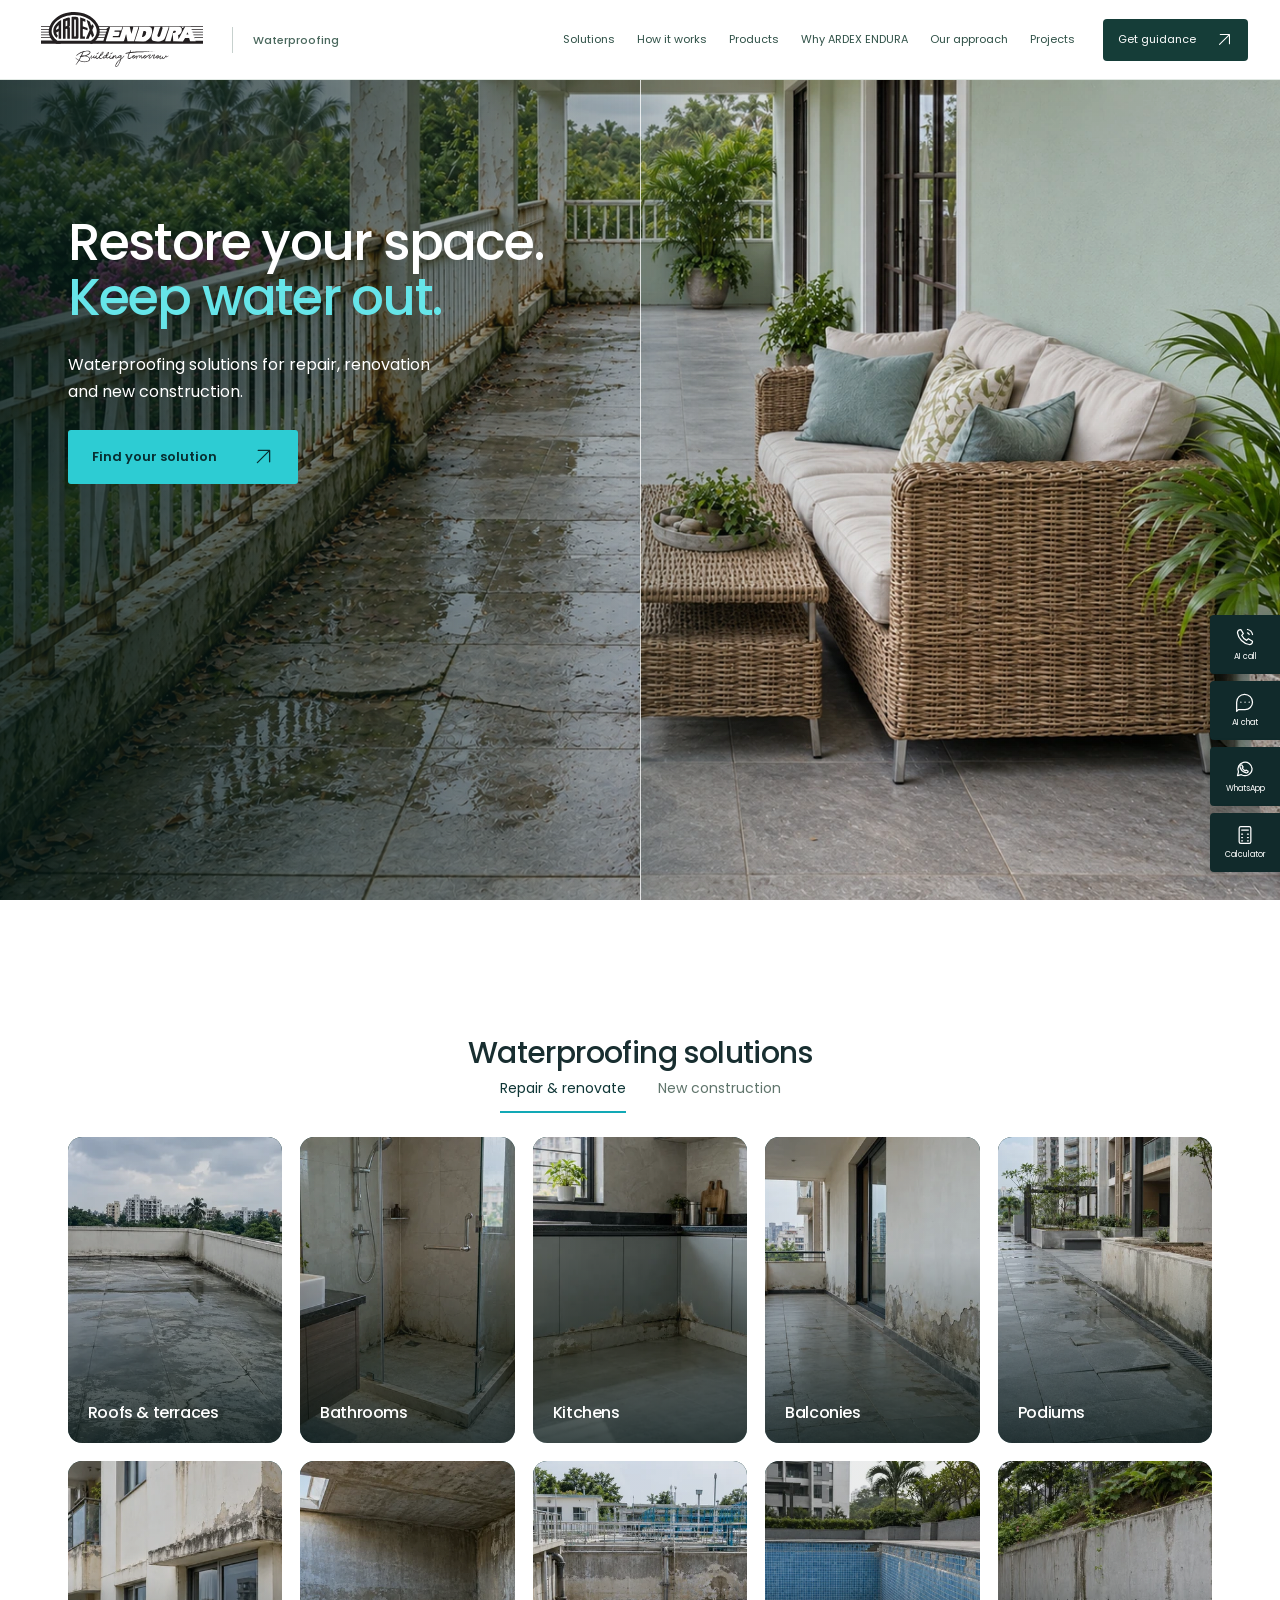
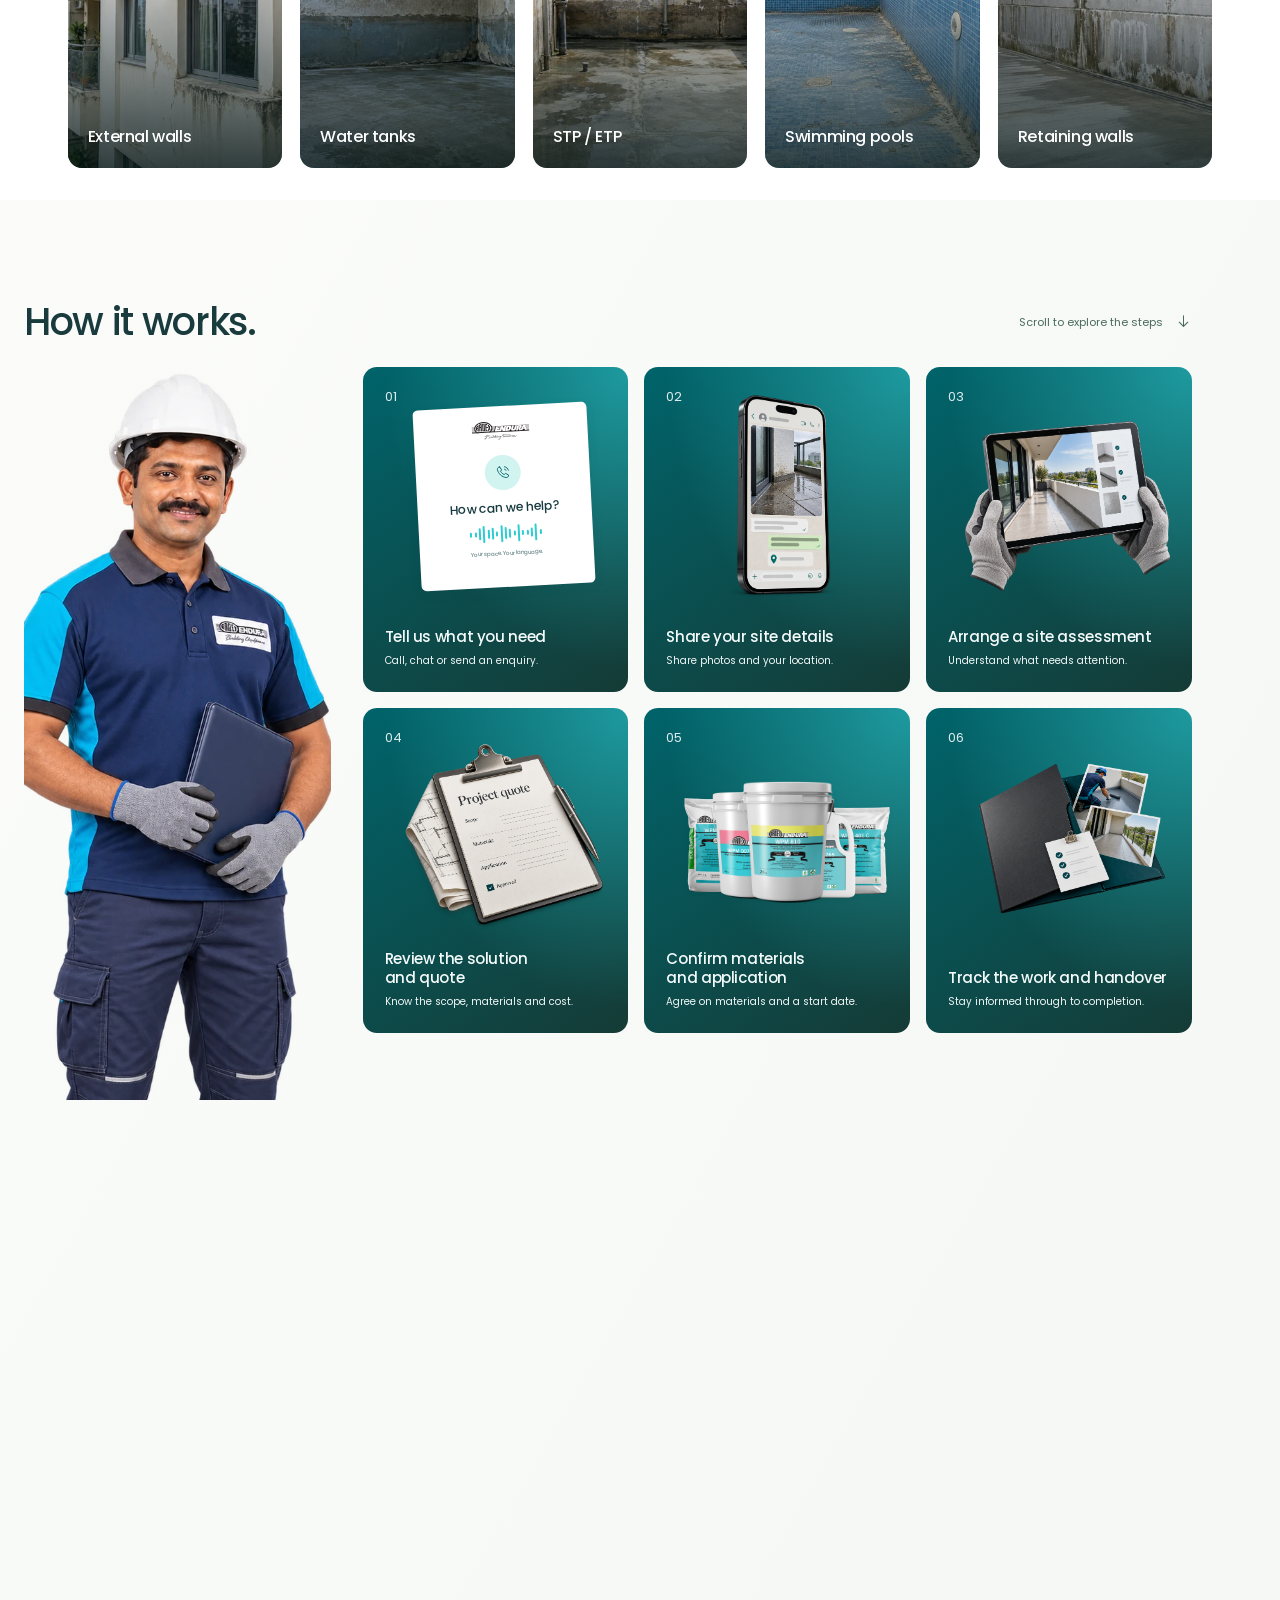
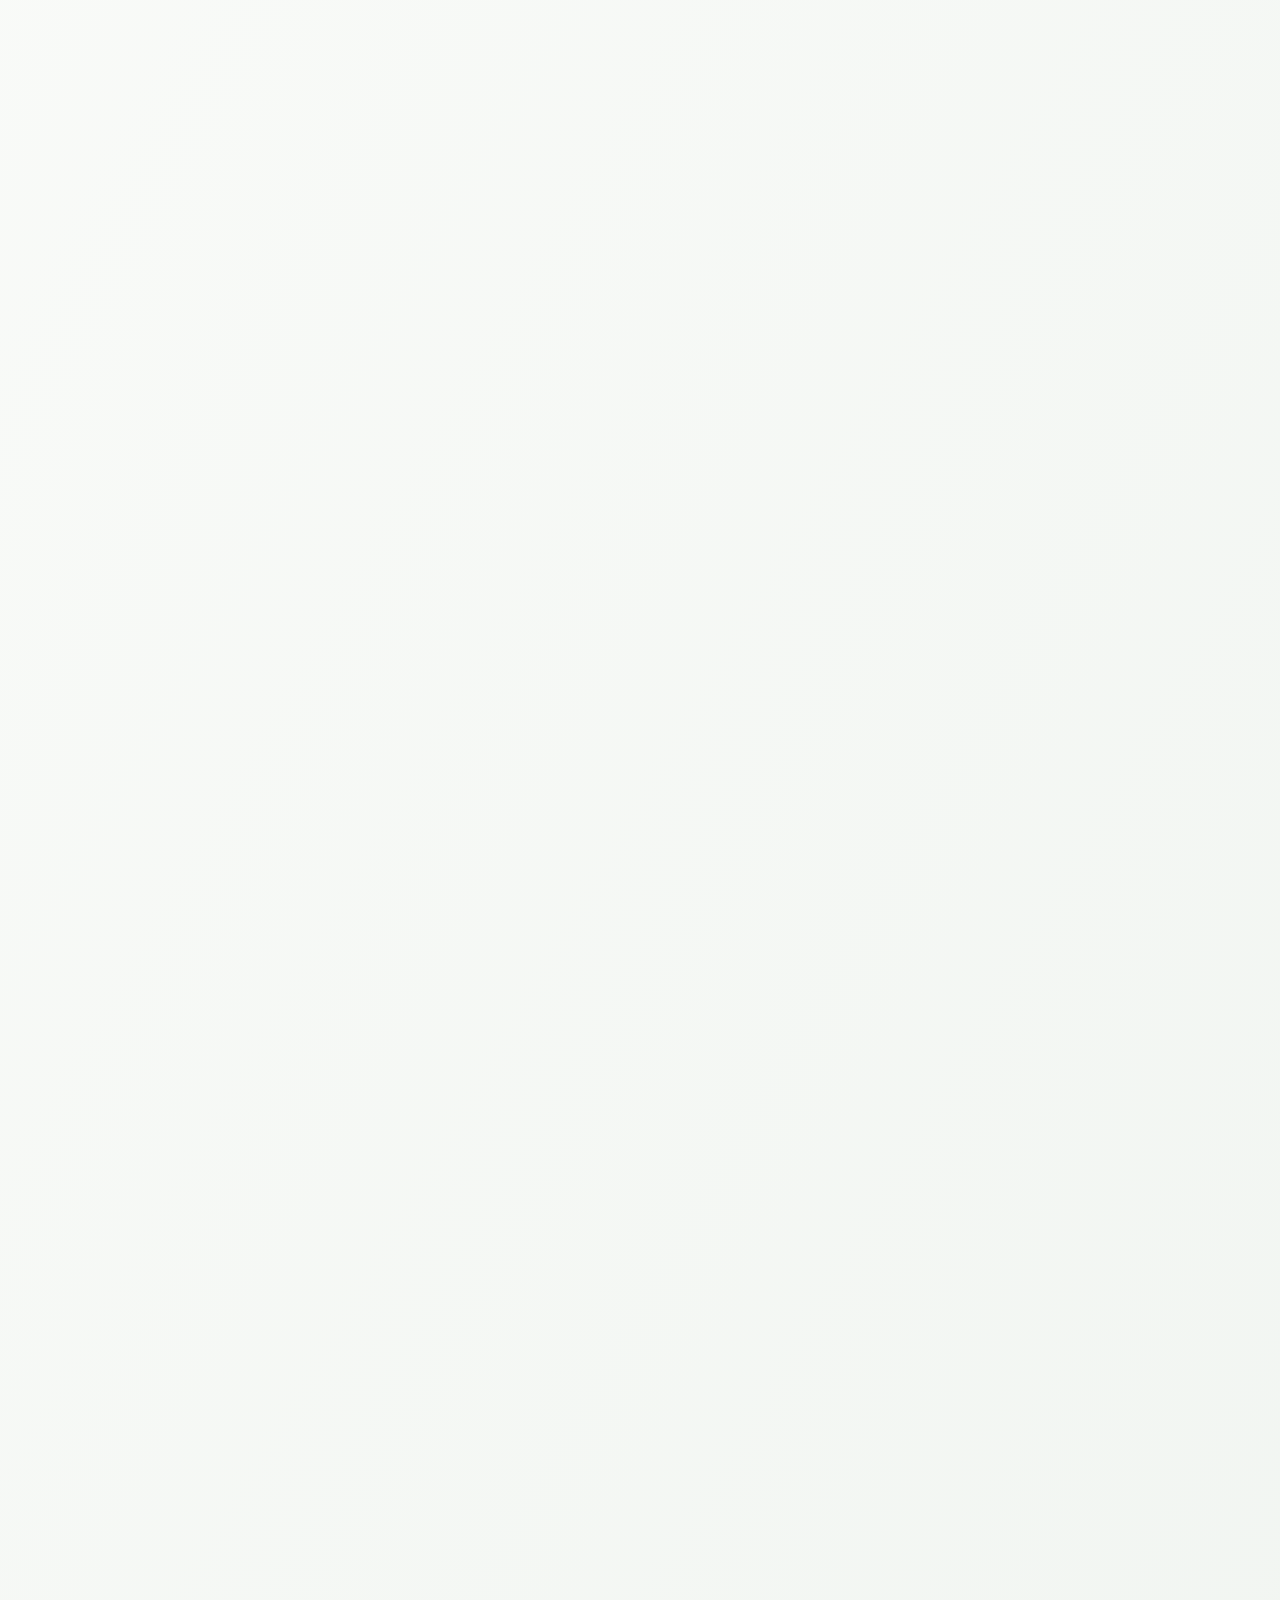
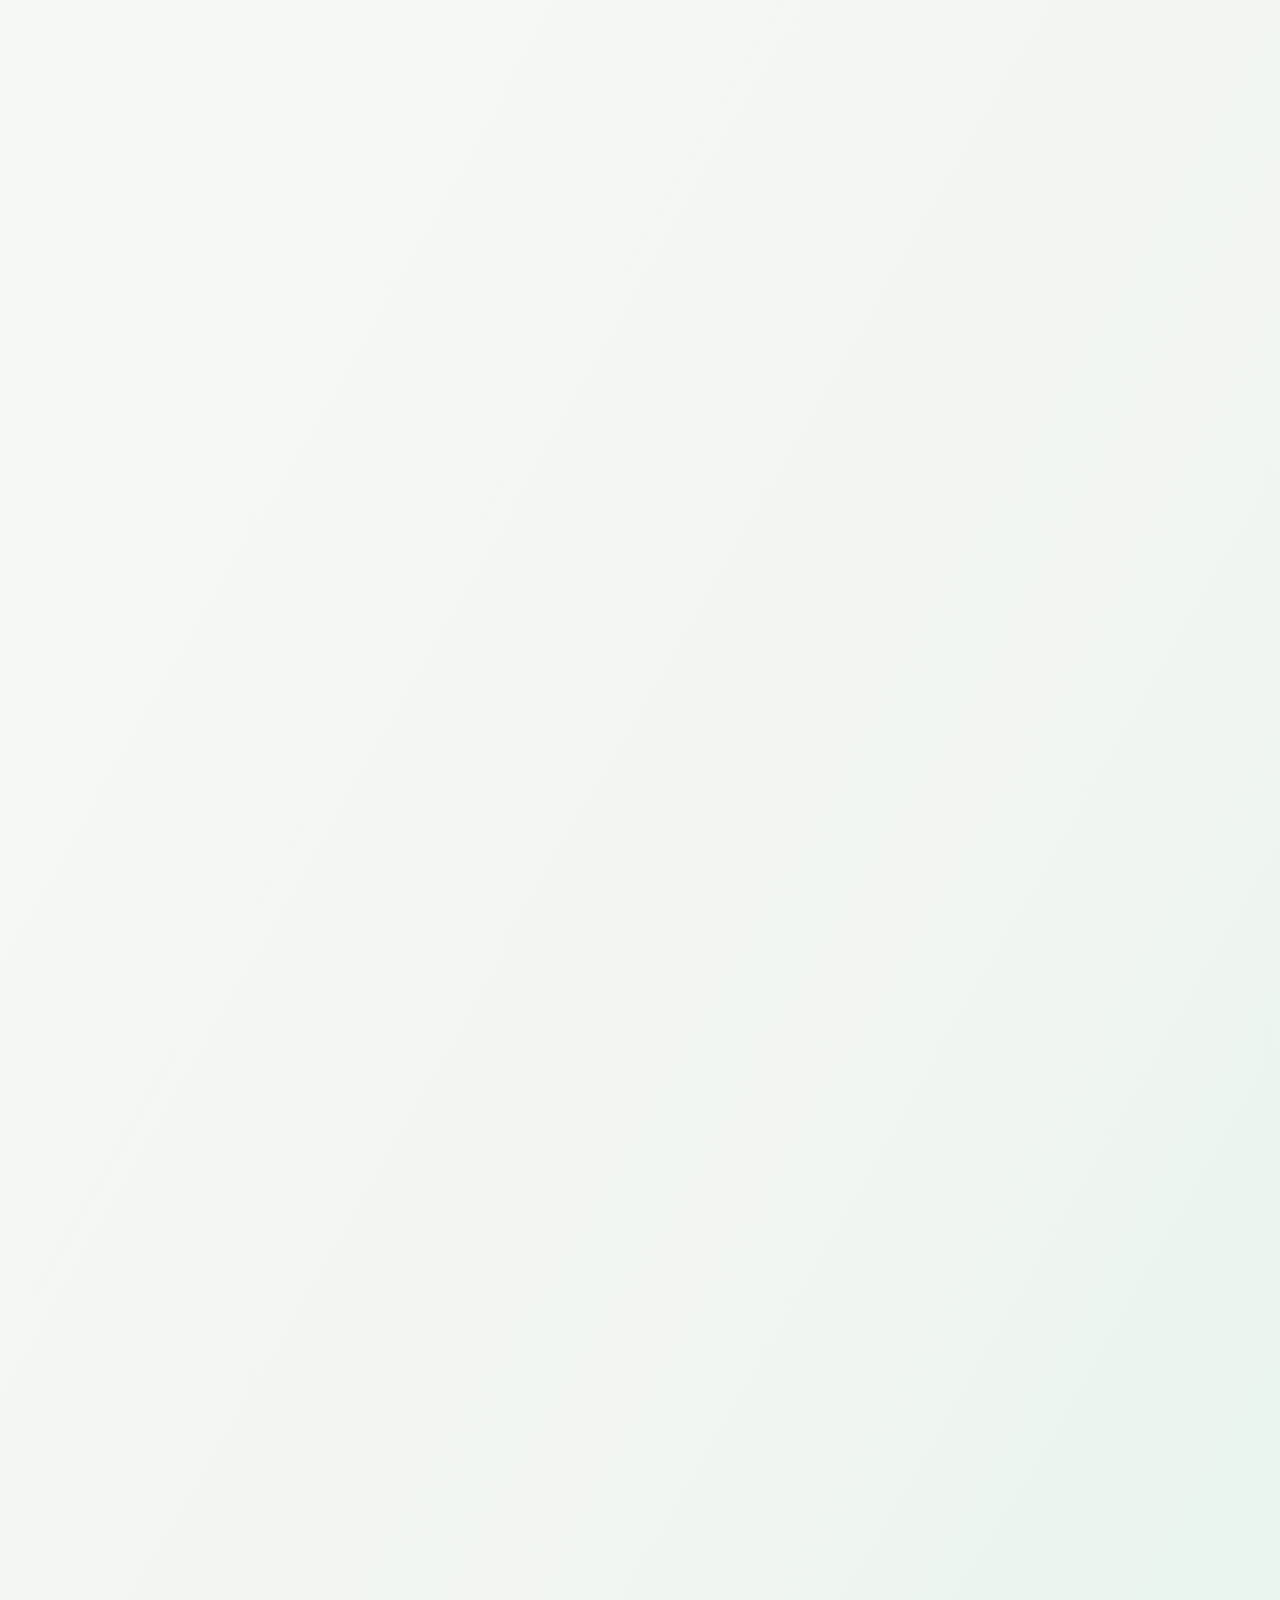
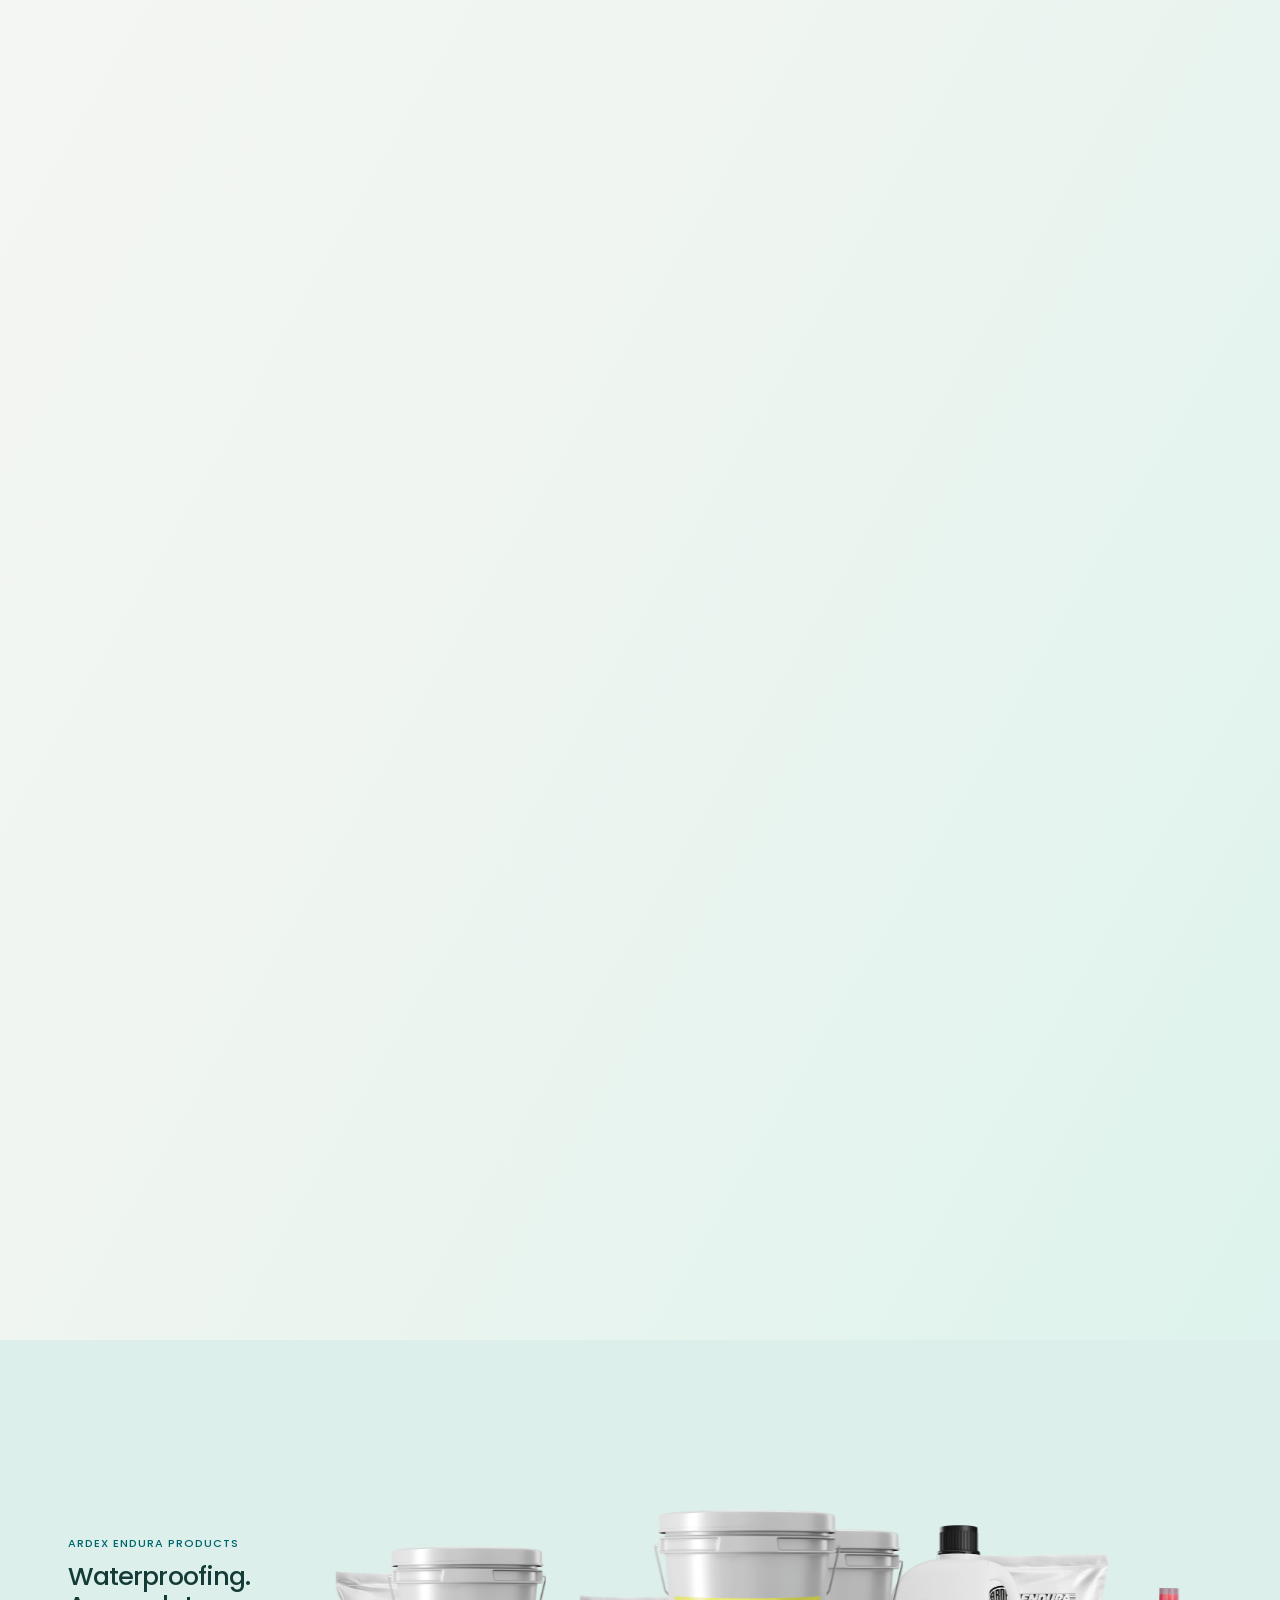
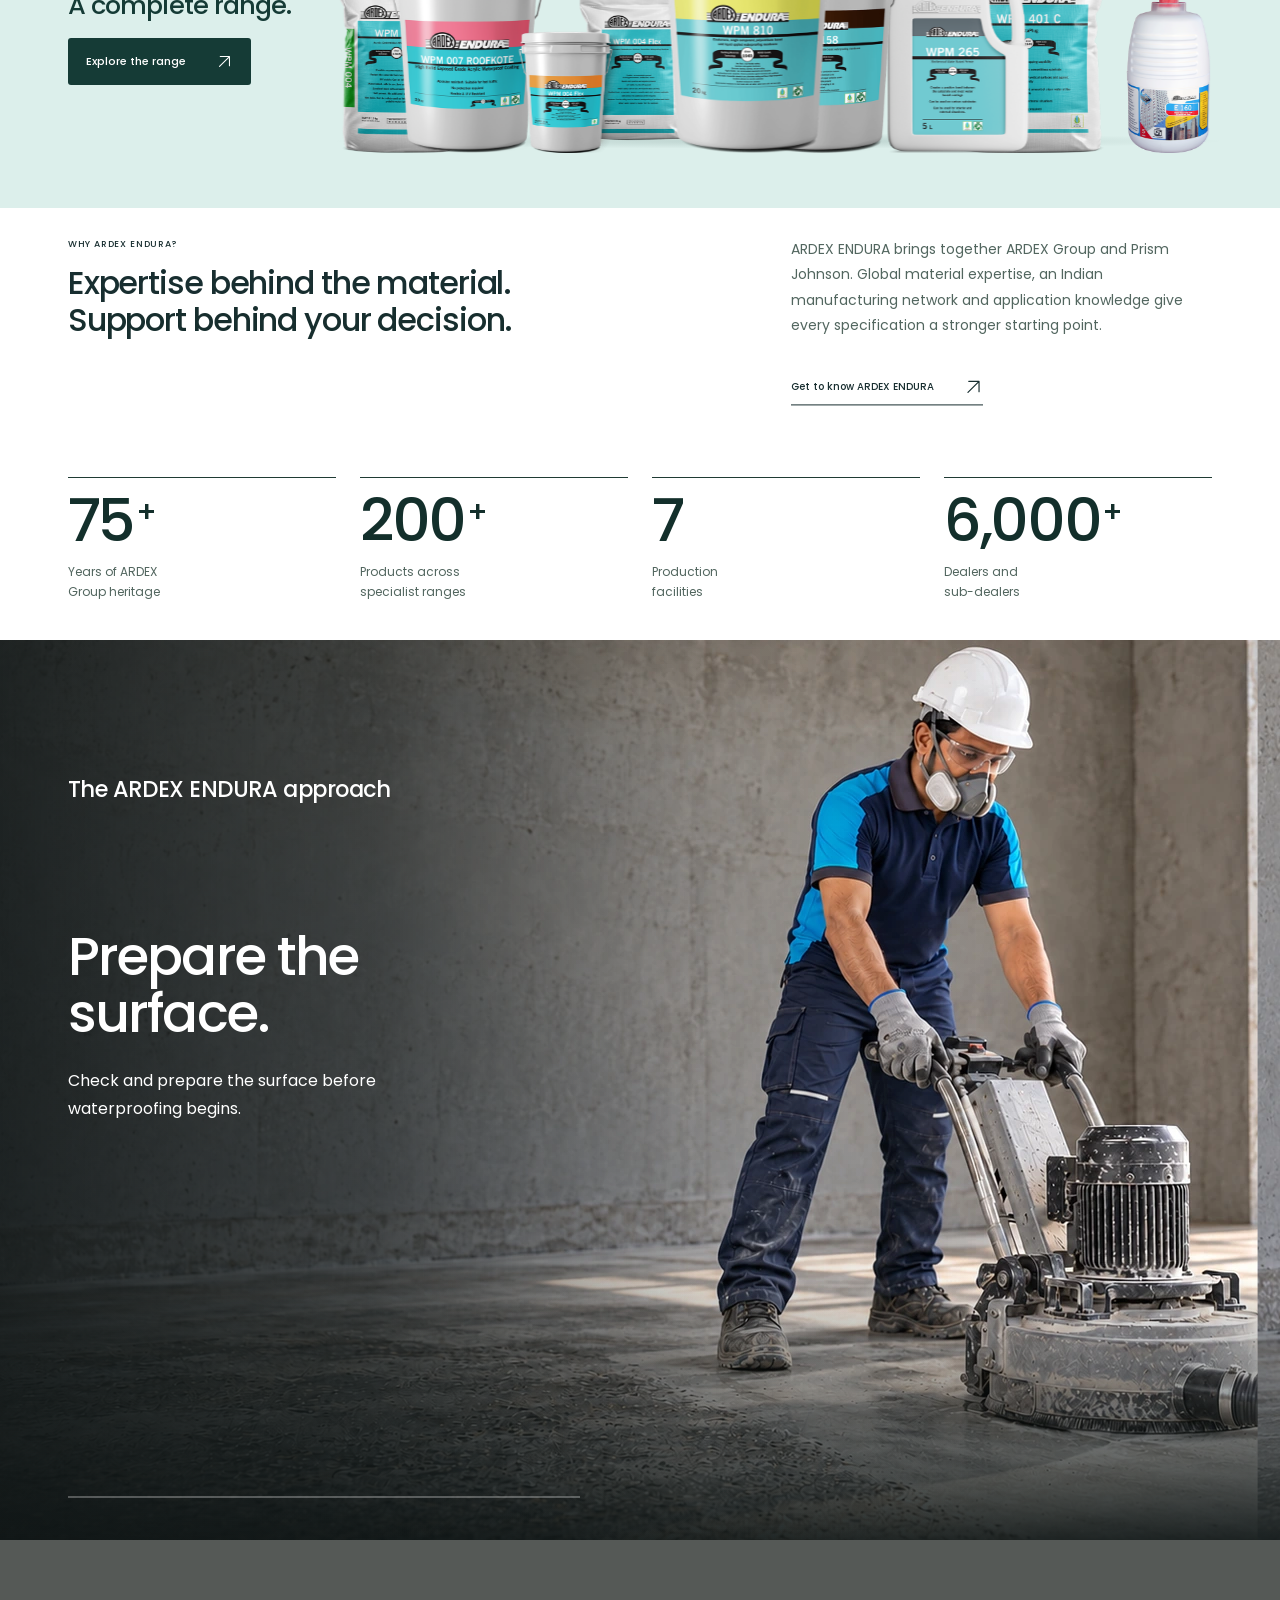
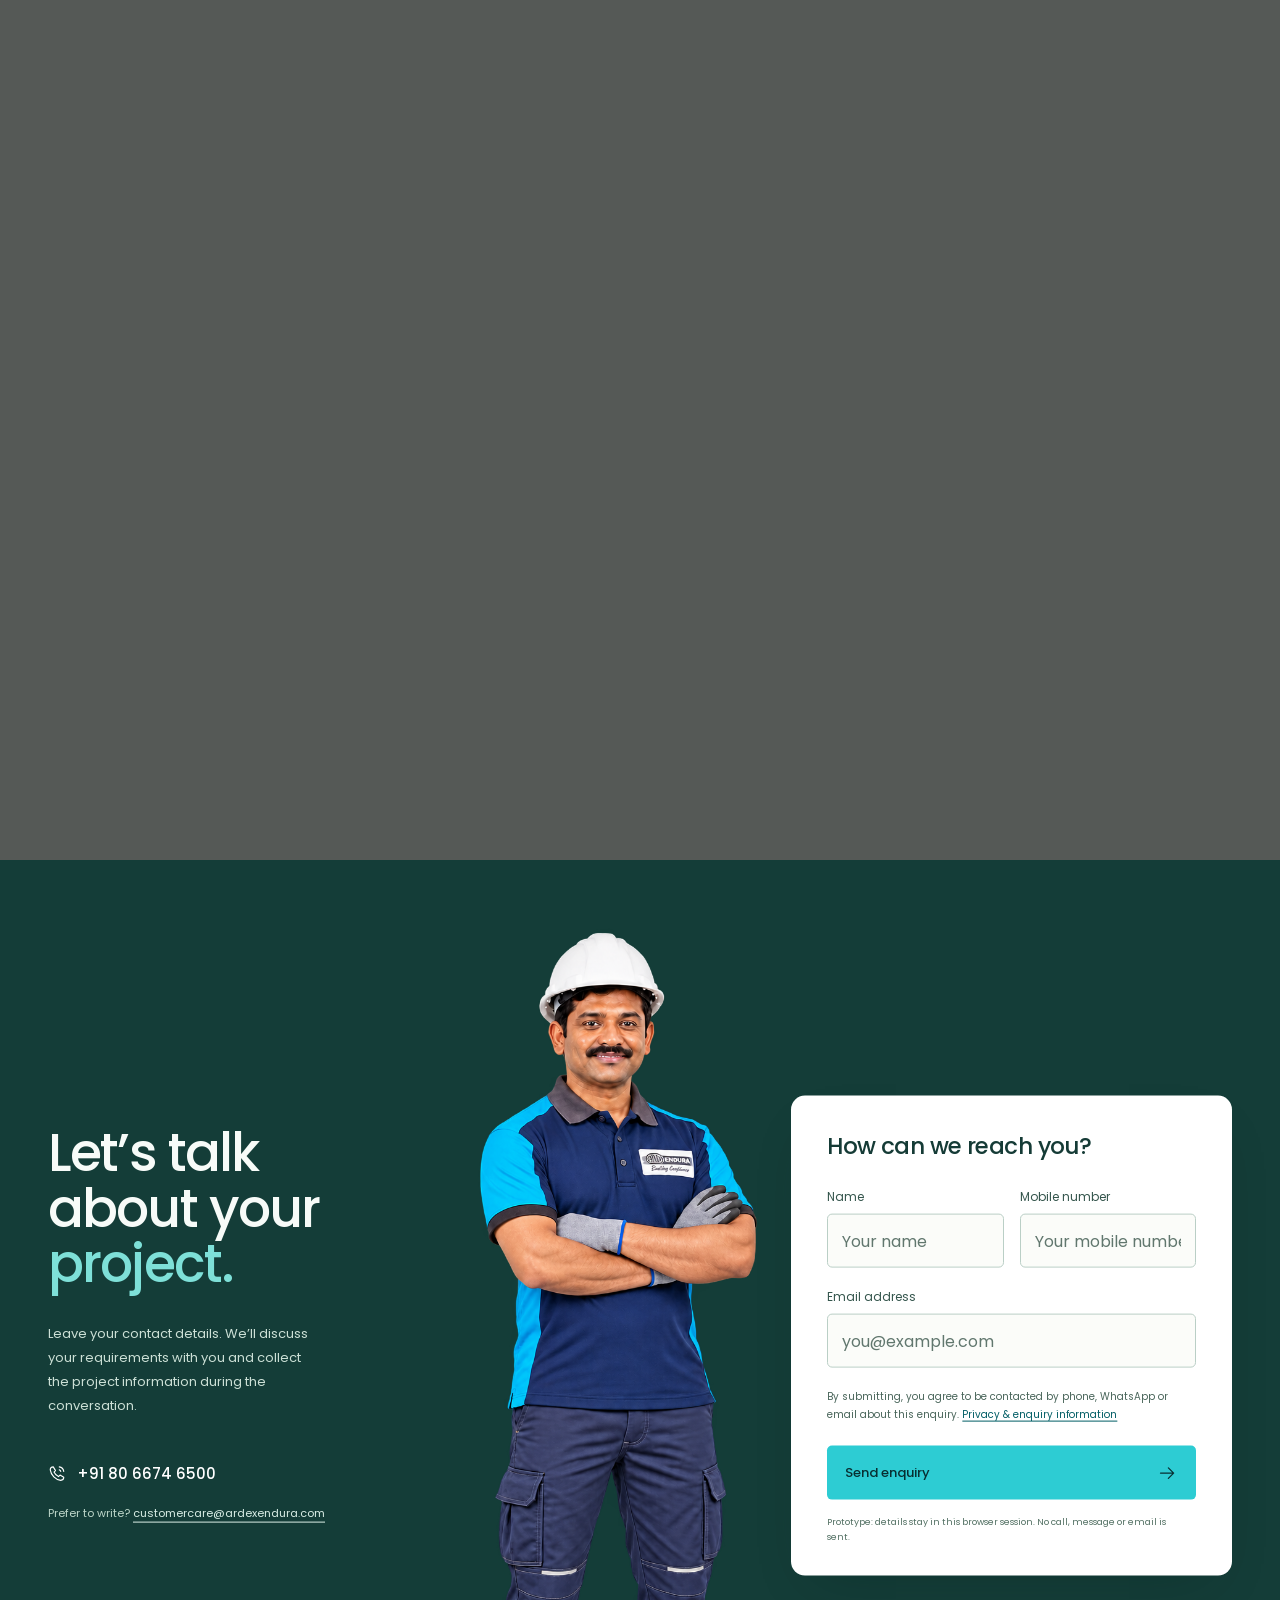
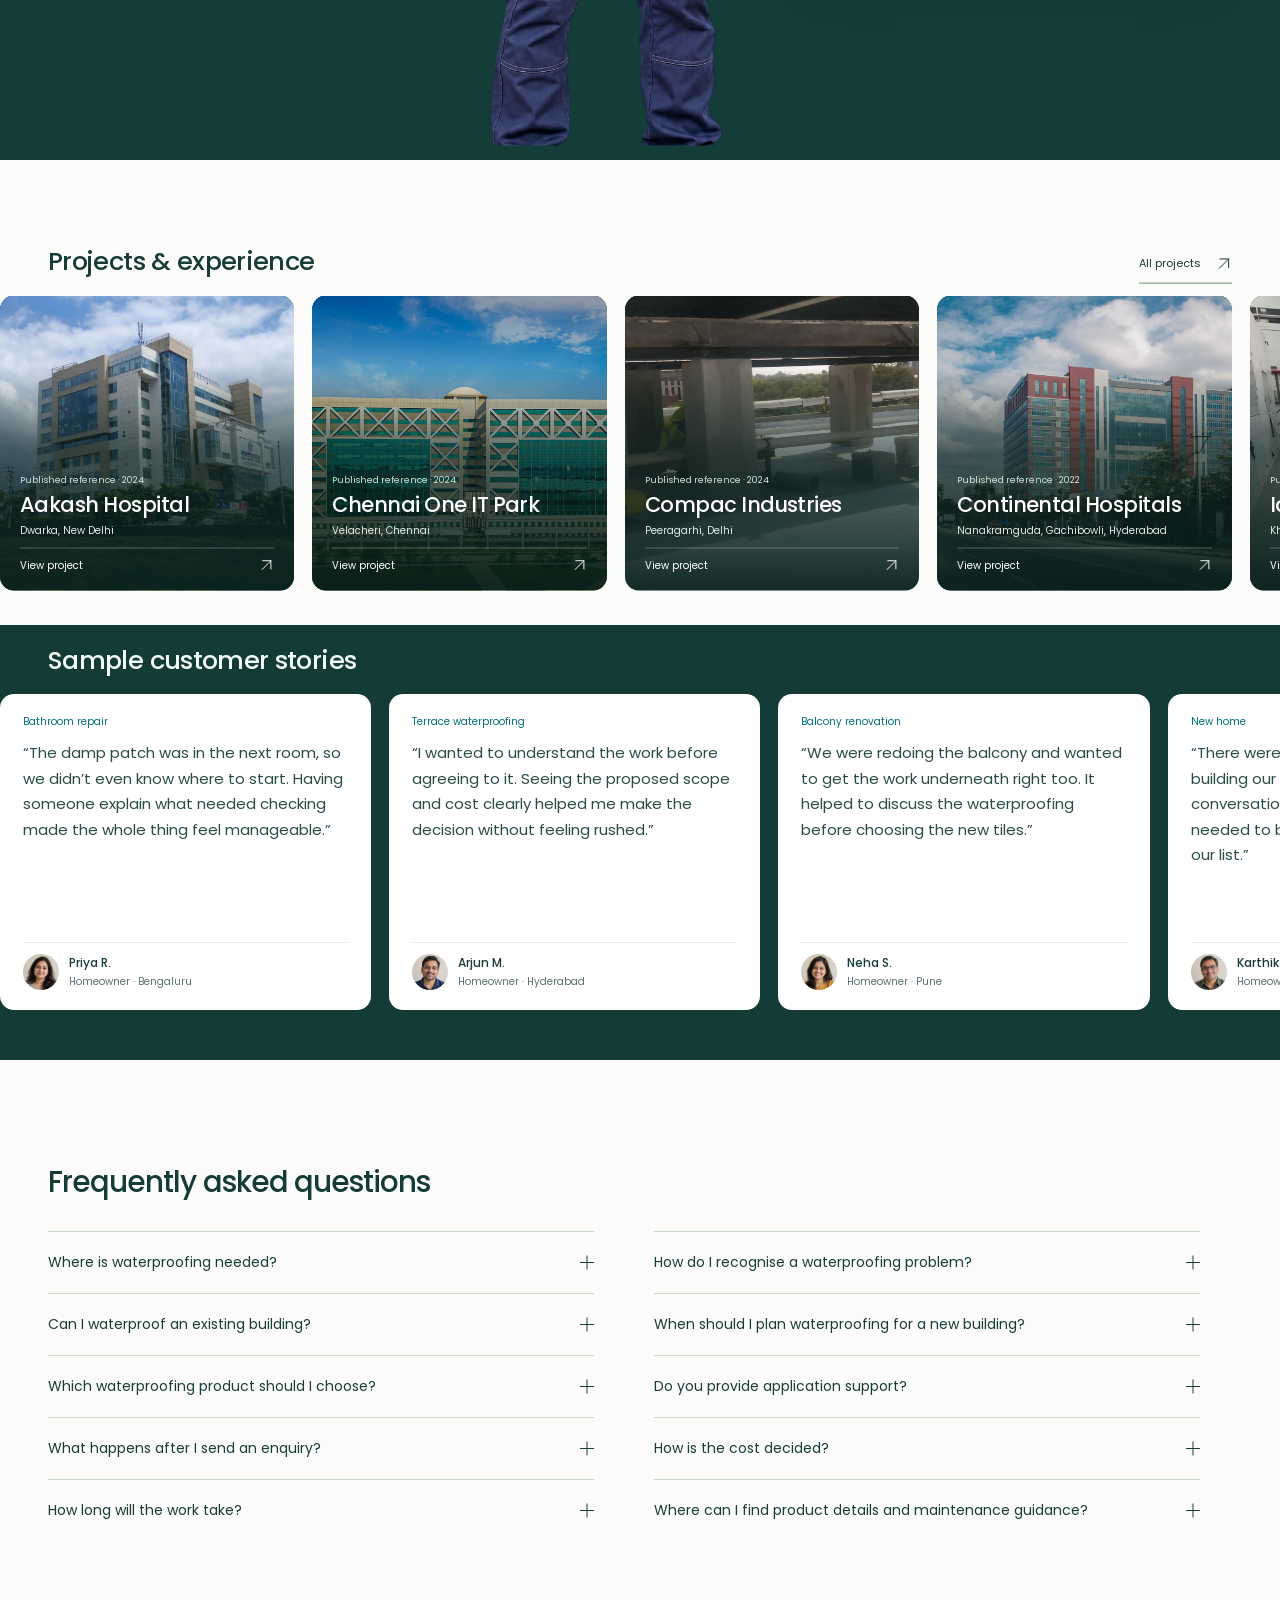
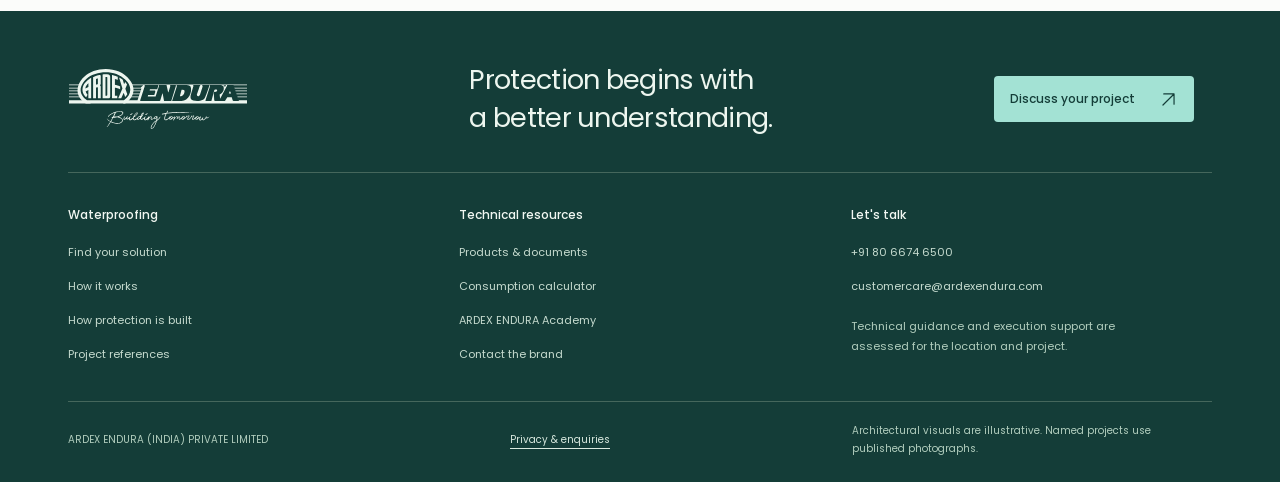
<file: index.html>
<!doctype html><html lang="en"><head><meta charset="utf-8"><script src="/waterproofing-start.js"></script><meta name="viewport" content="width=device-width,initial-scale=1"><title>Waterproofing solutions — Protection, made visible | ARDEX ENDURA</title><meta name="description" content="Explore waterproofing by space, understand the protective detail, find published systems and technical documents, and discuss guidance or project support."><link rel="canonical" href="https://www.ardexendura.com/solutions/waterproofing/"><meta property="og:title" content="Waterproofing solutions — Protection, made visible | ARDEX ENDURA"><meta property="og:description" content="Protection, made visible. Waterproofing systems for the spaces you build, repair and rely on."><meta property="og:type" content="website"><meta property="og:image" content="https://www.ardexendura.com/site/templates/assets/images/logo.svg"><link rel="preload" href="/assets/fonts/poppins-400.woff2" as="font" type="font/woff2" crossorigin><link rel="stylesheet" href="/waterproofing-page.css"><link rel="stylesheet" href="/waterproofing-redesign.css"><link rel="stylesheet" href="/waterproofing-flow.css"><link rel="stylesheet" href="/waterproofing-service-deck.css"><link rel="stylesheet" href="/waterproofing-range.css"><link rel="stylesheet" href="/waterproofing-service-art.css"><link rel="stylesheet" href="/waterproofing-hero.css"><link rel="stylesheet" href="/waterproofing-approach.css"><link rel="stylesheet" href="/waterproofing-testimonials.css"><link rel="stylesheet" href="/waterproofing-enquiry.css"><link rel="stylesheet" href="/waterproofing-content.css"><link rel="stylesheet" href="/waterproofing-shell.css"><link rel="stylesheet" href="/waterproofing-orbits.css"><link rel="stylesheet" href="/waterproofing-faq.css"><link rel="stylesheet" href="/waterproofing-tile-finish.css"><link rel="stylesheet" href="/waterproofing-slides.css"><link rel="stylesheet" href="/waterproofing-enquiry-editorial.css"><link rel="stylesheet" href="/waterproofing-utilities.css"><meta name="robots" content="noindex,nofollow"><link rel="stylesheet" href="/landing-only.css"></head><body class="waterproofing-page" data-page="landing"><a class="skip-link" href="#main">Skip to content</a><svg class="svg-defs" aria-hidden="true" xmlns="http://www.w3.org/2000/svg"><defs>
<symbol id="i-pause" viewBox="0 0 24 24"><path d="M8 5v14M16 5v14"/></symbol><symbol id="i-play" viewBox="0 0 24 24"><path d="m8 4 12 8-12 8Z"/></symbol><symbol id="i-arrow" viewBox="0 0 24 24"><path d="M4 12h15m-6-6 6 6-6 6"/></symbol><symbol id="i-diagonal" viewBox="0 0 24 24"><path d="M5 19 19 5M6 5h13v13"/></symbol><symbol id="i-down" viewBox="0 0 24 24"><path d="M12 3v17m-6-6 6 6 6-6"/></symbol><symbol id="i-close" viewBox="0 0 24 24"><path d="m6 6 12 12M18 6 6 18"/></symbol><symbol id="i-menu" viewBox="0 0 24 24"><path d="M3 8h18M3 16h18"/></symbol><symbol id="i-search" viewBox="0 0 24 24"><circle cx="10.5" cy="10.5" r="6.5"/><path d="m16 16 5 5"/></symbol><symbol id="i-check" viewBox="0 0 24 24"><path d="m4 12 5 5L20 6"/></symbol><symbol id="i-plus" viewBox="0 0 24 24"><path d="M5 12h14M12 5v14"/></symbol><symbol id="i-call" viewBox="0 0 24 24"><path d="m7 3 3 5-2 2c1.3 2.8 3.2 4.7 6 6l2-2 5 3c0 3-2 4-4 4C10 20 4 14 3 7c0-2 1-4 4-4Z"/><path d="M15 3c3 .5 5.5 3 6 6M15 7c1 .2 1.8 1 2 2"/></symbol><symbol id="i-chat" viewBox="0 0 24 24"><path d="M21 11a9 9 0 0 1-9 9H4l-2 2V11a9.5 9.5 0 0 1 19 0Z"/><path d="M7 11h.1M12 11h.1M17 11h.1"/></symbol><symbol id="i-calculator" viewBox="0 0 24 24"><rect x="5" y="2" width="14" height="20" rx="2"/><path d="M8 6h8M8 11h1m6 0h1m-8 4h1m6 0h1m-8 4h1m6 0h1"/></symbol><symbol id="i-file" viewBox="0 0 24 24"><path d="M5 2h9l5 5v15H5ZM14 2v6h5M8 12h8m-8 4h8"/></symbol><symbol id="i-layers" viewBox="0 0 24 24"><path d="m2 8 10-6 10 6-10 6ZM2 13l10 6 10-6M2 18l10 6 10-6"/></symbol><symbol id="i-send" viewBox="0 0 24 24"><path d="m3 3 19 9-19 9 4-9Zm4 9h15"/></symbol>
<symbol id="i-whatsapp" viewBox="0 0 24 24"><path d="M20.5 11.5a8.5 8.5 0 0 1-12.8 7.3L3 20l1.2-4.5a8.5 8.5 0 1 1 16.3-4Z"/><path d="m8.2 7.2 1.5 2.6-1 1c.8 1.6 1.9 2.7 3.5 3.5l1-1 2.6 1.5c-.2 1.5-1.1 2-2.3 1.8-3.9-.7-7-3.8-7.7-7.7-.2-1.2.4-2.1 2.4-1.7Z"/></symbol></defs></svg><header class="site-head"><a class="brand" href="#overview" aria-label="ARDEX ENDURA home"><img src="/assets/brand/logo.svg" alt="ARDEX ENDURA — Building tomorrow" width="207" height="65"></a><a class="discipline" href="#overview">Waterproofing</a><nav class="desktop-nav" aria-label="Waterproofing navigation"><a href="#spaces">Solutions</a><a href="#how-it-works">How it works</a><a href="#waterproofing-range">Products</a><a href="#why">Why ARDEX ENDURA</a><a href="#approach">Our approach</a><a href="#projects">Projects</a></nav><a class="head-contact" href="#enquiry">Get guidance <svg class="" aria-hidden="true" viewBox="0 0 24 24"><use href="#i-diagonal"/></svg></a><button class="mobile-menu-button" aria-label="Open navigation" aria-expanded="false" aria-controls="mobile-navigation"><svg class="" aria-hidden="true" viewBox="0 0 24 24"><use href="#i-menu"/></svg></button></header><nav class="mobile-nav" id="mobile-navigation" aria-label="Mobile waterproofing navigation" hidden><a href="#spaces">Solutions <svg class="" aria-hidden="true" viewBox="0 0 24 24"><use href="#i-arrow"/></svg></a><a href="#how-it-works">How it works <svg class="" aria-hidden="true" viewBox="0 0 24 24"><use href="#i-arrow"/></svg></a><a href="#waterproofing-range">Products <svg class="" aria-hidden="true" viewBox="0 0 24 24"><use href="#i-arrow"/></svg></a><a href="#why">Why ARDEX ENDURA <svg class="" aria-hidden="true" viewBox="0 0 24 24"><use href="#i-arrow"/></svg></a><a href="#approach">Our approach <svg class="" aria-hidden="true" viewBox="0 0 24 24"><use href="#i-arrow"/></svg></a><a href="#projects">Projects <svg class="" aria-hidden="true" viewBox="0 0 24 24"><use href="#i-arrow"/></svg></a><a href="#enquiry">Discuss your project <svg class="" aria-hidden="true" viewBox="0 0 24 24"><use href="#i-arrow"/></svg></a><a href="#overview">ARDEX ENDURA website <svg class="" aria-hidden="true" viewBox="0 0 24 24"><use href="#i-diagonal"/></svg></a></nav><main id="main"><section class="comparison-hero" id="overview" aria-labelledby="hero-title"><div class="comparison-stage" id="hero-comparison" style="--split:50%"><div class="comparison-base"><img src="/assets/waterproofing/comparison/balcony-realistic-after-1600.webp" srcset="/assets/waterproofing/comparison/balcony-realistic-after-800.webp 800w, /assets/waterproofing/comparison/balcony-realistic-after-1600.webp 1600w" sizes="(max-aspect-ratio: 16/9) 178vh, 100vw" width="1600" height="900" alt="AI-generated illustration of the restored tropical balcony, with sound finishes, wicker seating and potted plants." fetchpriority="high" loading="eager"></div><div class="comparison-before"><img src="/assets/waterproofing/comparison/balcony-realistic-before-1600.webp" srcset="/assets/waterproofing/comparison/balcony-realistic-before-800.webp 800w, /assets/waterproofing/comparison/balcony-realistic-before-1600.webp 1600w" sizes="(max-aspect-ratio: 16/9) 178vh, 100vw" width="1600" height="900" alt="AI-generated illustration of the same balcony empty and water-damaged, with peeling walls, cracked tiles and rusted railings." loading="eager" decoding="async"></div><div class="comparison-shade"></div><div class="waterproofing-hero-intro"><h1 id="hero-title">Restore your space.<br><em>Keep water out.</em></h1><div class="waterproofing-hero-action"><p>Waterproofing solutions for repair, renovation and new construction.</p><a class="button button-cyan" href="#spaces">Find your solution <svg class="" aria-hidden="true" viewBox="0 0 24 24"><use href="#i-diagonal"/></svg></a></div></div><div class="comparison-divider" aria-hidden="true"><span><svg class="reverse" aria-hidden="true" viewBox="0 0 24 24"><use href="#i-arrow"/></svg><svg class="" aria-hidden="true" viewBox="0 0 24 24"><use href="#i-arrow"/></svg></span></div><label class="comparison-range-label" for="hero-comparison-range">Compare the two conditions<input id="hero-comparison-range" type="range" min="5" max="95" value="50" aria-valuetext="50 percent damaged view"></label></div></section><section class="journey-section" id="spaces" aria-labelledby="journey-title"><div class="section-heading"><h2 id="journey-title">Waterproofing solutions</h2></div><fieldset class="journey-switch"><legend class="sr-only">Choose your project stage</legend><label><input type="radio" name="project-stage" value="repair" checked aria-controls="journey-repair"><span><strong>Repair & renovate</strong></span></label><label><input type="radio" name="project-stage" value="new" aria-controls="journey-new"><span><strong>New construction</strong></span></label></fieldset><p class="journey-context sr-only" id="journey-context">Choose the space you want to repair or renovate.</p><div class="journey-grid" id="journey-repair" data-journey-panel="repair"><article class="solution-card" aria-labelledby="repair-terrace-title"><figure class="solution-card-image"><img src="/assets/waterproofing/repair-spaces/terrace-640.webp" width="640" height="480" alt="" loading="lazy" decoding="async"></figure><div class="solution-card-shade" aria-hidden="true"></div><div class="solution-card-content"><h3 id="repair-terrace-title">Roofs & terraces</h3><div class="solution-card-reveal"><div><p>Check leaks, standing water and parapet joints.</p></div></div></div></article><article class="solution-card" aria-labelledby="repair-bathroom-title"><figure class="solution-card-image"><img src="/assets/waterproofing/repair-spaces/bathroom-640.webp" width="640" height="480" alt="" loading="lazy" decoding="async"></figure><div class="solution-card-shade" aria-hidden="true"></div><div class="solution-card-content"><h3 id="repair-bathroom-title">Bathrooms</h3><div class="solution-card-reveal"><div><p>Check shower junctions, plumbing and damp finishes.</p></div></div></div></article><article class="solution-card" aria-labelledby="repair-kitchen-title"><figure class="solution-card-image"><img src="/assets/waterproofing/repair-spaces/kitchen-640.webp" width="640" height="480" alt="" loading="lazy" decoding="async"></figure><div class="solution-card-shade" aria-hidden="true"></div><div class="solution-card-content"><h3 id="repair-kitchen-title">Kitchens</h3><div class="solution-card-reveal"><div><p>Investigate moisture near sinks, pipes and floor edges.</p></div></div></div></article><article class="solution-card" aria-labelledby="repair-balcony-title"><figure class="solution-card-image"><img src="/assets/waterproofing/repair-spaces/balcony-640.webp" width="640" height="480" alt="" loading="lazy" decoding="async"></figure><div class="solution-card-shade" aria-hidden="true"></div><div class="solution-card-content"><h3 id="repair-balcony-title">Balconies</h3><div class="solution-card-reveal"><div><p>Check drainage, thresholds and damaged finishes.</p></div></div></div></article><article class="solution-card" aria-labelledby="repair-podium-title"><figure class="solution-card-image"><img src="/assets/waterproofing/repair-spaces/podium-640.webp" width="640" height="480" alt="" loading="lazy" decoding="async"></figure><div class="solution-card-shade" aria-hidden="true"></div><div class="solution-card-content"><h3 id="repair-podium-title">Podiums</h3><div class="solution-card-reveal"><div><p>Assess leaks around paving, planters and drainage.</p></div></div></div></article><article class="solution-card" aria-labelledby="repair-facade-title"><figure class="solution-card-image"><img src="/assets/waterproofing/repair-spaces/facade-640.webp" width="640" height="480" alt="" loading="lazy" decoding="async"></figure><div class="solution-card-shade" aria-hidden="true"></div><div class="solution-card-content"><h3 id="repair-facade-title">External walls</h3><div class="solution-card-reveal"><div><p>Investigate cracks, peeling finishes and window joints.</p></div></div></div></article><article class="solution-card" aria-labelledby="repair-water-tanks-title"><figure class="solution-card-image"><img src="/assets/waterproofing/repair-spaces/water-tanks-640.webp" width="640" height="480" alt="" loading="lazy" decoding="async"></figure><div class="solution-card-shade" aria-hidden="true"></div><div class="solution-card-content"><h3 id="repair-water-tanks-title">Water tanks</h3><div class="solution-card-reveal"><div><p>Assess water loss, joints and the existing lining.</p></div></div></div></article><article class="solution-card" aria-labelledby="repair-stp-etp-title"><figure class="solution-card-image"><img src="/assets/waterproofing/repair-spaces/stp-etp-640.webp" width="640" height="480" alt="" loading="lazy" decoding="async"></figure><div class="solution-card-shade" aria-hidden="true"></div><div class="solution-card-content"><h3 id="repair-stp-etp-title">STP / ETP</h3><div class="solution-card-reveal"><div><p>Review leakage, lining condition and service exposure.</p></div></div></div></article><article class="solution-card" aria-labelledby="repair-swimming-pool-title"><figure class="solution-card-image"><img src="/assets/waterproofing/repair-spaces/swimming-pool-640.webp" width="640" height="480" alt="" loading="lazy" decoding="async"></figure><div class="solution-card-shade" aria-hidden="true"></div><div class="solution-card-content"><h3 id="repair-swimming-pool-title">Swimming pools</h3><div class="solution-card-reveal"><div><p>Investigate water loss, joints and damaged finishes.</p></div></div></div></article><article class="solution-card" aria-labelledby="repair-retaining-wall-title"><figure class="solution-card-image"><img src="/assets/waterproofing/repair-spaces/retaining-wall-640.webp" width="640" height="480" alt="" loading="lazy" decoding="async"></figure><div class="solution-card-shade" aria-hidden="true"></div><div class="solution-card-content"><h3 id="repair-retaining-wall-title">Retaining walls</h3><div class="solution-card-reveal"><div><p>Check seepage, drainage and access to the membrane.</p></div></div></div></article></div><div class="journey-grid" id="journey-new" data-journey-panel="new" hidden><article class="solution-card" aria-labelledby="new-terrace-title"><figure class="solution-card-image"><img class="" src="/assets/waterproofing/editorial/monsoon-terrace-1600.webp" srcset="/assets/waterproofing/editorial/monsoon-terrace-560.webp 560w, /assets/waterproofing/editorial/monsoon-terrace-960.webp 960w, /assets/waterproofing/editorial/monsoon-terrace-1600.webp 1600w" sizes="(max-width:650px) 45vw, 18vw" width="1600" height="900" alt="" loading="lazy" decoding="async"></figure><div class="solution-card-shade" aria-hidden="true"></div><div class="solution-card-content"><h3 id="new-terrace-title">Roofs & terraces</h3><div class="solution-card-reveal"><div><p>Plan slopes, outlets and the waterproofing build-up.</p><span>View construction guidance <svg class="" aria-hidden="true" viewBox="0 0 24 24"><use href="#i-arrow"/></svg></span></div></div></div></article><article class="solution-card" aria-labelledby="new-bathroom-title"><figure class="solution-card-image"><img class="" src="/assets/waterproofing/editorial/bathroom-junction-1200.webp" srcset="/assets/waterproofing/editorial/bathroom-junction-560.webp 560w, /assets/waterproofing/editorial/bathroom-junction-1200.webp 1200w" sizes="(max-width:650px) 45vw, 18vw" width="1200" height="900" alt="" loading="lazy" decoding="async"></figure><div class="solution-card-shade" aria-hidden="true"></div><div class="solution-card-content"><h3 id="new-bathroom-title">Bathrooms</h3><div class="solution-card-reveal"><div><p>Coordinate drains, junctions and the tile finish.</p><span>View construction guidance <svg class="" aria-hidden="true" viewBox="0 0 24 24"><use href="#i-arrow"/></svg></span></div></div></div></article><article class="solution-card" aria-labelledby="new-kitchen-title"><figure class="solution-card-image"><img class="" src="/assets/waterproofing/editorial/kitchen-junction-1200.webp" srcset="/assets/waterproofing/editorial/kitchen-junction-560.webp 560w, /assets/waterproofing/editorial/kitchen-junction-1200.webp 1200w" sizes="(max-width:650px) 45vw, 18vw" width="1200" height="900" alt="" loading="lazy" decoding="async"></figure><div class="solution-card-shade" aria-hidden="true"></div><div class="solution-card-content"><h3 id="new-kitchen-title">Kitchens</h3><div class="solution-card-reveal"><div><p>Plan wet-area details before cabinets and finishes.</p><span>View construction guidance <svg class="" aria-hidden="true" viewBox="0 0 24 24"><use href="#i-arrow"/></svg></span></div></div></div></article><article class="solution-card" aria-labelledby="new-balcony-title"><figure class="solution-card-image"><img class="" src="/assets/waterproofing/editorial/balcony-context-1200.webp" srcset="/assets/waterproofing/editorial/balcony-context-560.webp 560w, /assets/waterproofing/editorial/balcony-context-1200.webp 1200w" sizes="(max-width:650px) 45vw, 18vw" width="1200" height="900" alt="" loading="lazy" decoding="async"></figure><div class="solution-card-shade" aria-hidden="true"></div><div class="solution-card-content"><h3 id="new-balcony-title">Balconies</h3><div class="solution-card-reveal"><div><p>Detail drainage, thresholds and membrane upstands.</p><span>View construction guidance <svg class="" aria-hidden="true" viewBox="0 0 24 24"><use href="#i-arrow"/></svg></span></div></div></div></article><article class="solution-card" aria-labelledby="new-podium-title"><figure class="solution-card-image"><img class="" src="/assets/waterproofing/editorial/podium-context-1200.webp" srcset="/assets/waterproofing/editorial/podium-context-560.webp 560w, /assets/waterproofing/editorial/podium-context-1200.webp 1200w" sizes="(max-width:650px) 45vw, 18vw" width="1200" height="900" alt="" loading="lazy" decoding="async"></figure><div class="solution-card-shade" aria-hidden="true"></div><div class="solution-card-content"><h3 id="new-podium-title">Podiums</h3><div class="solution-card-reveal"><div><p>Coordinate paving, landscaping, joints and drainage.</p><span>View construction guidance <svg class="" aria-hidden="true" viewBox="0 0 24 24"><use href="#i-arrow"/></svg></span></div></div></div></article><article class="solution-card" aria-labelledby="new-facade-title"><figure class="solution-card-image"><img class="" src="/assets/waterproofing/editorial/envelope-context-1200.webp" srcset="/assets/waterproofing/editorial/envelope-context-560.webp 560w, /assets/waterproofing/editorial/envelope-context-1200.webp 1200w" sizes="(max-width:650px) 45vw, 18vw" width="1200" height="900" alt="" loading="lazy" decoding="async"></figure><div class="solution-card-shade" aria-hidden="true"></div><div class="solution-card-content"><h3 id="new-facade-title">External walls</h3><div class="solution-card-reveal"><div><p>Plan surface protection and window-perimeter details.</p><span>View construction guidance <svg class="" aria-hidden="true" viewBox="0 0 24 24"><use href="#i-arrow"/></svg></span></div></div></div></article><article class="solution-card" aria-labelledby="new-water-tanks-title"><figure class="solution-card-image"><img class="" src="/assets/waterproofing/editorial/water-tank-storage-1200.webp" srcset="/assets/waterproofing/editorial/water-tank-storage-560.webp 560w, /assets/waterproofing/editorial/water-tank-storage-1200.webp 1200w" sizes="(max-width:650px) 45vw, 18vw" width="1200" height="900" alt="" loading="lazy" decoding="async"></figure><div class="solution-card-shade" aria-hidden="true"></div><div class="solution-card-content"><h3 id="new-water-tanks-title">Water tanks</h3><div class="solution-card-reveal"><div><p>Confirm water use, joints and lining suitability.</p><span>View construction guidance <svg class="" aria-hidden="true" viewBox="0 0 24 24"><use href="#i-arrow"/></svg></span></div></div></div></article><article class="solution-card" aria-labelledby="new-stp-etp-title"><figure class="solution-card-image"><img class="" src="/assets/waterproofing/editorial/water-infrastructure-1200.webp" srcset="/assets/waterproofing/editorial/water-infrastructure-560.webp 560w, /assets/waterproofing/editorial/water-infrastructure-1200.webp 1200w" sizes="(max-width:650px) 45vw, 18vw" width="1200" height="900" alt="" loading="lazy" decoding="async"></figure><div class="solution-card-shade" aria-hidden="true"></div><div class="solution-card-content"><h3 id="new-stp-etp-title">STP / ETP</h3><div class="solution-card-reveal"><div><p>Specify for the waste stream and service conditions.</p><span>View construction guidance <svg class="" aria-hidden="true" viewBox="0 0 24 24"><use href="#i-arrow"/></svg></span></div></div></div></article><article class="solution-card" aria-labelledby="new-swimming-pool-title"><figure class="solution-card-image"><img class="" src="/assets/waterproofing/editorial/pool-waterline-1200.webp" srcset="/assets/waterproofing/editorial/pool-waterline-560.webp 560w, /assets/waterproofing/editorial/pool-waterline-1200.webp 1200w" sizes="(max-width:650px) 45vw, 18vw" width="1200" height="900" alt="" loading="lazy" decoding="async"></figure><div class="solution-card-shade" aria-hidden="true"></div><div class="solution-card-content"><h3 id="new-swimming-pool-title">Swimming pools</h3><div class="solution-card-reveal"><div><p>Coordinate the structure, membrane and tiled finish.</p><span>View construction guidance <svg class="" aria-hidden="true" viewBox="0 0 24 24"><use href="#i-arrow"/></svg></span></div></div></div></article><article class="solution-card" aria-labelledby="new-retaining-wall-title"><figure class="solution-card-image"><img class="" src="/assets/waterproofing/editorial/retaining-wall-context-1200.webp" srcset="/assets/waterproofing/editorial/retaining-wall-context-560.webp 560w, /assets/waterproofing/editorial/retaining-wall-context-1200.webp 1200w" sizes="(max-width:650px) 45vw, 18vw" width="1200" height="900" alt="" loading="lazy" decoding="async"></figure><div class="solution-card-shade" aria-hidden="true"></div><div class="solution-card-content"><h3 id="new-retaining-wall-title">Retaining walls</h3><div class="solution-card-reveal"><div><p>Plan drainage, membrane access and protection.</p><span>View construction guidance <svg class="" aria-hidden="true" viewBox="0 0 24 24"><use href="#i-arrow"/></svg></span></div></div></div></article></div><p id="selection-status" class="sr-only" role="status"></p></section><section class="service-story" id="how-it-works" aria-labelledby="service-journey-title"><div class="service-deck-stage"><div class="service-deck-heading"><h2 id="service-journey-title">How it works.</h2><div class="service-deck-actions"><button class="service-deck-back" type="button" hidden>All steps <svg class="reverse" aria-hidden="true" viewBox="0 0 24 24"><use href="#i-arrow"/></svg></button><span class="service-deck-hint">Scroll to explore the steps <svg class="service-down" aria-hidden="true" viewBox="0 0 24 24"><use href="#i-arrow"/></svg></span></div></div><div class="service-deck-layout"><figure class="service-guide" aria-hidden="true"><img src="/assets/waterproofing/service-journey/applicator-safety-1000.webp" width="1024" height="1536" alt="" loading="lazy" decoding="async"></figure><ol class="service-deck-board"><li class="service-tile service-tile-1" id="service-step-1" data-service-step="1"><span class="service-tile-number">01</span><div class="service-tile-copy"><h3 id="service-title-1">Tell us what you need</h3><p class="service-tile-summary">Call, chat or send an enquiry.</p><div class="service-tile-detail"><p id="service-copy-1">Call, chat or send an enquiry. Tell us about your space and what you need, in your preferred language.</p><ul><li>Tell us about a leak or a new project.</li><li>No product code needed.</li></ul></div></div><div class="service-tile-art" aria-hidden="true"><div class="service-scene scene-conversation"><div class="scene-call scene-surface" data-art-enter><img class="scene-brand" src="/assets/brand/logo.svg" width="180" height="60" alt=""><span class="scene-call-symbol"><svg class="" aria-hidden="true" viewBox="0 0 24 24"><use href="#i-call"/></svg></span><strong>How can we help?</strong><div class="scene-wave"><i></i><i></i><i></i><i></i><i></i><i></i><i></i><i></i><i></i><i></i><i></i><i></i><i></i><i></i><i></i><i></i><i></i></div><span>Your space. Your language.</span></div></div></div><button class="service-tile-open" type="button" aria-label="Step 1: Tell us what you need" aria-describedby="service-copy-1"><span class="sr-only">Explore step 1</span></button></li><li class="service-tile service-tile-2" id="service-step-2" data-service-step="2"><span class="service-tile-number">02</span><div class="service-tile-copy"><h3 id="service-title-2">Share your site details</h3><p class="service-tile-summary">Share photos and your location.</p><div class="service-tile-detail"><p id="service-copy-2">With your permission, continue on WhatsApp. Share photos and your location so we can plan the next step.</p><ul><li>Wide views and close-ups help explain the issue.</li><li>Ask questions in the same conversation.</li></ul></div></div><div class="service-tile-art" aria-hidden="true"><div class="service-scene scene-cutout cutout-site-details"><img data-art-enter src="/assets/waterproofing/service-cutouts/site-details.webp" width="1254" height="1254" alt="" loading="lazy" decoding="async"></div></div><button class="service-tile-open" type="button" aria-label="Step 2: Share your site details" aria-describedby="service-copy-2"><span class="sr-only">Explore step 2</span></button></li><li class="service-tile service-tile-3" id="service-step-3" data-service-step="3"><span class="service-tile-number">03</span><div class="service-tile-copy"><h3 id="service-title-3">Arrange a site assessment</h3><p class="service-tile-summary">Understand what needs attention.</p><div class="service-tile-detail"><p id="service-copy-3">Where available, choose a visit time. Your assigned applicator checks the site and explains what needs attention.</p><ul><li>Point out where and when the leak appears.</li><li>Discuss access and the areas affected.</li></ul></div></div><div class="service-tile-art" aria-hidden="true"><div class="service-scene scene-cutout cutout-site-assessment-tablet"><img data-art-enter src="/assets/waterproofing/service-cutouts/site-assessment-tablet.webp" width="1254" height="1254" alt="" loading="lazy" decoding="async"></div></div><button class="service-tile-open" type="button" aria-label="Step 3: Arrange a site assessment" aria-describedby="service-copy-3"><span class="sr-only">Explore step 3</span></button></li><li class="service-tile service-tile-4" id="service-step-4" data-service-step="4"><span class="service-tile-number">04</span><div class="service-tile-copy"><h3 id="service-title-4">Review the solution and quote</h3><p class="service-tile-summary">Know the scope, materials and cost.</p><div class="service-tile-detail"><p id="service-copy-4">See the recommended system, materials, work and cost. Approve the scope before work begins.</p><ul><li>Ask questions before approving.</li><li>Keep the scope and quote for reference.</li></ul></div></div><div class="service-tile-art" aria-hidden="true"><div class="service-scene scene-cutout cutout-project-quote"><img data-art-enter src="/assets/waterproofing/service-cutouts/project-quote.webp" width="1254" height="1254" alt="" loading="lazy" decoding="async"></div></div><button class="service-tile-open" type="button" aria-label="Step 4: Review the solution and quote" aria-describedby="service-copy-4"><span class="sr-only">Explore step 4</span></button></li><li class="service-tile service-tile-5" id="service-step-5" data-service-step="5"><span class="service-tile-number">05</span><div class="service-tile-copy"><h3 id="service-title-5">Confirm materials and application</h3><p class="service-tile-summary">Agree on materials and a start date.</p><div class="service-tile-detail"><p id="service-copy-5">Your applicator coordinates the approved materials with a verified dealer and confirms when work will start.</p><ul><li>Check the agreed scope before work starts.</li><li>Keep site access ready for the application.</li></ul></div></div><div class="service-tile-art" aria-hidden="true"><div class="service-scene scene-materials"><div class="service-product-group"><div class="service-product-ground"></div><span class="service-pack service-pack-1" data-service-product="wpm-004" style="--product-ratio:0.67224"><span class="service-pack-art"><img src="/assets/waterproofing/range/wpm-004.webp" style="width:174.129%;height:117.057%;left:-37.313%;top:-8.194%" width="700" height="700" alt="" loading="lazy" decoding="async"></span></span><span class="service-pack service-pack-2" data-service-product="wpm-007-roofkote" style="--product-ratio:0.76792"><span class="service-pack-art"><img src="/assets/waterproofing/range/wpm-007-roofkote.webp" style="width:155.556%;height:119.454%;left:-27.111%;top:-9.044%" width="700" height="700" alt="" loading="lazy" decoding="async"></span></span><span class="service-pack service-pack-3" data-service-product="wpm-810" style="--product-ratio:0.76923"><span class="service-pack-art"><img src="/assets/waterproofing/range/wpm-810.webp" style="width:152.174%;height:117.057%;left:-25.435%;top:-7.860%" width="700" height="700" alt="" loading="lazy" decoding="async"></span></span><span class="service-pack service-pack-4" data-service-product="wpm-265" style="--product-ratio:0.61751"><span class="service-pack-art"><img src="/assets/waterproofing/range/wpm-265.webp" style="width:174.129%;height:107.527%;left:-37.313%;top:-2.611%" width="700" height="700" alt="" loading="lazy" decoding="async"></span></span><span class="service-pack service-pack-5" data-service-product="wpm-401-c" style="--product-ratio:0.80612"><span class="service-pack-art"><img src="/assets/waterproofing/range/wpm-401-c.webp" style="width:147.679%;height:119.048%;left:-24.473%;top:-10.204%" width="700" height="700" alt="" loading="lazy" decoding="async"></span></span></div><span class="scene-material-caption">The right materials for the agreed work.</span></div></div><button class="service-tile-open" type="button" aria-label="Step 5: Confirm materials and application" aria-describedby="service-copy-5"><span class="sr-only">Explore step 5</span></button></li><li class="service-tile service-tile-6" id="service-step-6" data-service-step="6"><span class="service-tile-number">06</span><div class="service-tile-copy"><h3 id="service-title-6">Track the work and handover</h3><p class="service-tile-summary">Stay informed through to completion.</p><div class="service-tile-detail"><p id="service-copy-6">Receive work updates and photos on WhatsApp. Review completion checks, handover records and follow-up support.</p><ul><li>Keep your handover documents for reference.</li><li>Ask about care and follow-up support.</li></ul></div></div><div class="service-tile-art" aria-hidden="true"><div class="service-scene scene-cutout cutout-project-handover"><img data-art-enter src="/assets/waterproofing/service-cutouts/project-handover.webp" width="1375" height="1144" alt="" loading="lazy" decoding="async"></div></div><button class="service-tile-open" type="button" aria-label="Step 6: Track the work and handover" aria-describedby="service-copy-6"><span class="sr-only">Explore step 6</span></button></li></ol></div><a href="#waterproofing-range" class="service-deck-skip service-deck-skip-accessible">Skip to products <svg class="" aria-hidden="true" viewBox="0 0 24 24"><use href="#i-arrow"/></svg></a><p class="sr-only service-deck-status" role="status" aria-live="polite"></p></div></section><div class="wp-products-why-slide" id="products-why"><section class="waterproofing-range" id="waterproofing-range" aria-labelledby="waterproofing-range-title"><div class="range-banner-copy"><p class="eyebrow">ARDEX ENDURA products</p><h2 id="waterproofing-range-title">Waterproofing.<br> A complete range.</h2><a class="range-banner-cta" href="https://www.ardexendura.com/products/waterproofing-systems/" target="_blank" rel="noopener">Explore the range <svg class="" aria-hidden="true" viewBox="0 0 24 24"><use href="#i-diagonal"/></svg></a></div><div class="range-product-composition" role="group" aria-label="A selection of ARDEX ENDURA waterproofing products"><div class="range-ground" aria-hidden="true"></div><a class="range-featured-pack" data-range-product="wpm-004" href="https://www.ardexendura.com/products/waterproofing-systems/liquid-applied-membranes/wpm-004/" target="_blank" rel="noopener" aria-label="WPM 004 — official product information" style="--pack-x:7%;--pack-height:0.75;--pack-depth:1;--pack-order:0;--pack-ratio:0.6722"><span class="range-featured-art" style="aspect-ratio:402/598"><img src="/assets/waterproofing/range/wpm-004.webp" style="width:174.129%;height:117.057%;left:-37.313%;top:-8.194%" width="700" height="700" alt="" loading="lazy" decoding="async"></span><span class="range-pack-name">WPM 004</span></a><a class="range-featured-pack" data-range-product="wpm-007-roofkote" href="https://www.ardexendura.com/products/waterproofing-systems/liquid-applied-membranes/wpm-007-roofkote/" target="_blank" rel="noopener" aria-label="WPM 007 Roofkote — official product information" style="--pack-x:15%;--pack-height:0.85;--pack-depth:2;--pack-order:1;--pack-ratio:0.7679"><span class="range-featured-art" style="aspect-ratio:450/586"><img src="/assets/waterproofing/range/wpm-007-roofkote.webp" style="width:155.556%;height:119.454%;left:-27.111%;top:-9.044%" width="700" height="700" alt="" loading="lazy" decoding="async"></span><span class="range-pack-name">WPM 007 Roofkote</span></a><a class="range-featured-pack" data-range-product="wpm-125" href="https://www.ardexendura.com/products/waterproofing-systems/liquid-applied-membranes/wpm-125/" target="_blank" rel="noopener" aria-label="WPM 125 — official product information" style="--pack-x:23%;--pack-height:0.78;--pack-depth:1;--pack-order:2;--pack-ratio:0.7685"><span class="range-featured-art" style="aspect-ratio:488/635"><img src="/assets/waterproofing/range/wpm-125.webp" style="width:143.443%;height:110.236%;left:-21.107%;top:-4.409%" width="700" height="700" alt="" loading="lazy" decoding="async"></span><span class="range-pack-name">WPM 125</span></a><a class="range-featured-pack" data-range-product="wpm-004-flex" href="https://www.ardexendura.com/products/waterproofing-systems/liquid-applied-membranes/wpm-004-flex/" target="_blank" rel="noopener" aria-label="WPM 004 Flex — official product information" style="--pack-x:31%;--pack-height:0.65;--pack-depth:4;--pack-order:3;--pack-ratio:1.1196"><span class="range-featured-art" style="aspect-ratio:599/535"><img src="/assets/waterproofing/range/wpm-004-flex.webp" style="width:116.861%;height:130.841%;left:-7.513%;top:-14.019%" width="700" height="700" alt="" loading="lazy" decoding="async"></span><span class="range-pack-name">WPM 004 Flex</span></a><a class="range-featured-pack" data-range-product="wpm-007-coolkote" href="https://www.ardexendura.com/products/waterproofing-systems/liquid-applied-membranes/wpm-007-coolkote/" target="_blank" rel="noopener" aria-label="WPM 007 Coolkote — official product information" style="--pack-x:39%;--pack-height:0.91;--pack-depth:3;--pack-order:4;--pack-ratio:0.7685"><span class="range-featured-art" style="aspect-ratio:488/635"><img src="/assets/waterproofing/range/wpm-007-coolkote.webp" style="width:143.443%;height:110.236%;left:-21.107%;top:-4.409%" width="700" height="700" alt="" loading="lazy" decoding="async"></span><span class="range-pack-name">WPM 007 Coolkote</span></a><a class="range-featured-pack" data-range-product="wpm-810" href="https://www.ardexendura.com/products/waterproofing-systems/liquid-applied-membranes/wpm-810/" target="_blank" rel="noopener" aria-label="WPM 810 — official product information" style="--pack-x:47%;--pack-height:1.0;--pack-depth:6;--pack-order:5;--pack-ratio:0.7692"><span class="range-featured-art" style="aspect-ratio:460/598"><img src="/assets/waterproofing/range/wpm-810.webp" style="width:152.174%;height:117.057%;left:-25.435%;top:-7.860%" width="700" height="700" alt="" loading="lazy" decoding="async"></span><span class="range-pack-name">WPM 810</span></a><a class="range-featured-pack" data-range-product="wpm-158" href="https://www.ardexendura.com/products/waterproofing-systems/liquid-applied-membranes/wpm-158/" target="_blank" rel="noopener" aria-label="WPM 158 — official product information" style="--pack-x:55%;--pack-height:0.92;--pack-depth:5;--pack-order:6;--pack-ratio:0.7682"><span class="range-featured-art" style="aspect-ratio:464/604"><img src="/assets/waterproofing/range/wpm-158.webp" style="width:150.862%;height:115.894%;left:-24.784%;top:-7.285%" width="700" height="700" alt="" loading="lazy" decoding="async"></span><span class="range-pack-name">WPM 158</span></a><a class="range-featured-pack" data-range-product="wpm-310" href="https://www.ardexendura.com/products/waterproofing-systems/liquid-applied-membranes/wpm-310/" target="_blank" rel="noopener" aria-label="WPM 310 — official product information" style="--pack-x:63%;--pack-height:0.86;--pack-depth:4;--pack-order:7;--pack-ratio:0.7685"><span class="range-featured-art" style="aspect-ratio:488/635"><img src="/assets/waterproofing/range/wpm-310.webp" style="width:143.443%;height:110.236%;left:-21.107%;top:-4.409%" width="700" height="700" alt="" loading="lazy" decoding="async"></span><span class="range-pack-name">WPM 310</span></a><a class="range-featured-pack" data-range-product="wpm-265" href="https://www.ardexendura.com/products/waterproofing-systems/liquid-applied-membranes/wpm-265/" target="_blank" rel="noopener" aria-label="WPM 265 — official product information" style="--pack-x:71%;--pack-height:0.94;--pack-depth:3;--pack-order:8;--pack-ratio:0.6175"><span class="range-featured-art" style="aspect-ratio:402/651"><img src="/assets/waterproofing/range/wpm-265.webp" style="width:174.129%;height:107.527%;left:-37.313%;top:-2.611%" width="700" height="700" alt="" loading="lazy" decoding="async"></span><span class="range-pack-name">WPM 265</span></a><a class="range-featured-pack" data-range-product="wpm-401-c" href="https://www.ardexendura.com/products/waterproofing-systems/waterproofing-accessories/wpm-401-c/" target="_blank" rel="noopener" aria-label="WPM 401 C — official product information" style="--pack-x:79%;--pack-height:0.82;--pack-depth:2;--pack-order:9;--pack-ratio:0.8061"><span class="range-featured-art" style="aspect-ratio:474/588"><img src="/assets/waterproofing/range/wpm-401-c.webp" style="width:147.679%;height:119.048%;left:-24.473%;top:-10.204%" width="700" height="700" alt="" loading="lazy" decoding="async"></span><span class="range-pack-name">WPM 401 C</span></a><a class="range-featured-pack" data-range-product="wpm-415-c" href="https://www.ardexendura.com/products/waterproofing-systems/crystalline-waterproofing/wpm-415-c/" target="_blank" rel="noopener" aria-label="WPM 415 C — official product information" style="--pack-x:87%;--pack-height:0.88;--pack-depth:1;--pack-order:10;--pack-ratio:0.7792"><span class="range-featured-art" style="aspect-ratio:420/539"><img src="/assets/waterproofing/range/wpm-415-c.webp" style="width:142.857%;height:111.317%;left:-21.429%;top:-5.380%" width="600" height="600" alt="" loading="lazy" decoding="async"></span><span class="range-pack-name">WPM 415 C</span></a><a class="range-featured-pack" data-range-product="e-160" href="https://www.ardexendura.com/products/waterproofing-systems/waterproofing-additives/e-160/" target="_blank" rel="noopener" aria-label="E 160 — official product information" style="--pack-x:95%;--pack-height:0.68;--pack-depth:7;--pack-order:11;--pack-ratio:0.5067"><span class="range-featured-art" style="aspect-ratio:264/521"><img src="/assets/waterproofing/range/e-160.webp" style="width:227.273%;height:115.163%;left:-62.879%;top:-6.910%" width="600" height="600" alt="" loading="lazy" decoding="async"></span><span class="range-pack-name">E 160</span></a></div></section><section class="waterproofing-why" id="why"><div class="why-heading"><p class="eyebrow">Why ARDEX ENDURA?</p><h2>Expertise behind the material.<br><em>Support behind your decision.</em></h2></div><div class="why-story"><p>ARDEX ENDURA brings together ARDEX Group and Prism Johnson. Global material expertise, an Indian manufacturing network and application knowledge give every specification a stronger starting point.</p><a class="text-link" href="https://www.ardexendura.com/about-us/" target="_blank" rel="noopener">Get to know ARDEX ENDURA <svg class="" aria-hidden="true" viewBox="0 0 24 24"><use href="#i-diagonal"/></svg></a></div><div class="waterproofing-metrics"><div><strong aria-label="75+"><span data-count-end="75" aria-hidden="true">75</span><span aria-hidden="true">+</span></strong><p>Years of ARDEX<br>Group heritage</p></div><div><strong aria-label="200+"><span data-count-end="200" aria-hidden="true">200</span><span aria-hidden="true">+</span></strong><p>Products across<br>specialist ranges</p></div><div><strong aria-label="7"><span data-count-end="7" aria-hidden="true">7</span><span aria-hidden="true"></span></strong><p>Production<br>facilities</p></div><div><strong aria-label="6000+"><span data-count-end="6000" aria-hidden="true">6,000</span><span aria-hidden="true">+</span></strong><p>Dealers and<br>sub-dealers</p></div></div></section></div><section class="wp-craft-story" id="approach" aria-labelledby="wp-craft-story-title" data-stage="prepare"><div class="wp-craft-stage"><div class="wp-craft-media" aria-hidden="true"><img class="wp-craft-frame is-active" data-wp-craft-frame="0" src="/assets/waterproofing/approach-campaign-v2/prepare-1600.webp" srcset="/assets/waterproofing/approach-campaign-v2/prepare-960.webp 960w, /assets/waterproofing/approach-campaign-v2/prepare-1600.webp 1600w" sizes="(max-aspect-ratio:16/9) 178vh,100vw" width="1600" height="900" alt="" loading="lazy" decoding="async"><img class="wp-craft-frame" data-wp-craft-frame="1" src="/assets/waterproofing/approach-campaign-v2/detail-1600.webp" srcset="/assets/waterproofing/approach-campaign-v2/detail-960.webp 960w, /assets/waterproofing/approach-campaign-v2/detail-1600.webp 1600w" sizes="(max-aspect-ratio:16/9) 178vh,100vw" width="1600" height="900" alt="" loading="lazy" decoding="async"><img class="wp-craft-frame" data-wp-craft-frame="2" src="/assets/waterproofing/approach-campaign-v2/prime-1600.webp" srcset="/assets/waterproofing/approach-campaign-v2/prime-960.webp 960w, /assets/waterproofing/approach-campaign-v2/prime-1600.webp 1600w" sizes="(max-aspect-ratio:16/9) 178vh,100vw" width="1600" height="900" alt="" loading="lazy" decoding="async"><img class="wp-craft-frame" data-wp-craft-frame="3" src="/assets/waterproofing/approach-campaign-v2/waterproof-1600.webp" srcset="/assets/waterproofing/approach-campaign-v2/waterproof-960.webp 960w, /assets/waterproofing/approach-campaign-v2/waterproof-1600.webp 1600w" sizes="(max-aspect-ratio:16/9) 178vh,100vw" width="1600" height="900" alt="" loading="lazy" decoding="async"><img class="wp-craft-frame" data-wp-craft-frame="4" src="/assets/waterproofing/approach-campaign-v2/protect-1600.webp" srcset="/assets/waterproofing/approach-campaign-v2/protect-960.webp 960w, /assets/waterproofing/approach-campaign-v2/protect-1600.webp 1600w" sizes="(max-aspect-ratio:16/9) 178vh,100vw" width="1600" height="900" alt="" loading="lazy" decoding="async"></div><div class="wp-craft-scrim" aria-hidden="true"></div><div class="wp-craft-heading"><h2 id="wp-craft-story-title">The ARDEX ENDURA approach</h2></div><div class="wp-craft-panels" aria-hidden="true"><div class="wp-craft-copy" id="wp-craft-panel-0"><h3>Prepare the<br>surface.</h3><p>Check and prepare the surface before waterproofing begins.</p></div><div class="wp-craft-copy" id="wp-craft-panel-1" hidden><h3>Treat the<br>critical areas.</h3><p>Give corners, joints, cracks and pipe openings the detail they need.</p></div><div class="wp-craft-copy" id="wp-craft-panel-2" hidden><h3>Apply the<br>right primer.</h3><p>Use a compatible primer wherever the selected waterproofing system requires it.</p></div><div class="wp-craft-copy" id="wp-craft-panel-3" hidden><h3>Apply the<br>waterproofing.</h3><p>Apply the system selected for the space and its service conditions.</p></div><div class="wp-craft-copy" id="wp-craft-panel-4" hidden><h3>Protect the<br>completed work.</h3><p>Protect the finished waterproofing before the next stage of construction.</p></div></div><div class="wp-craft-progress" aria-hidden="true"><span></span></div></div><ol class="wp-craft-accessible sr-only" aria-label="Five application stages"><li><h3>Prepare the surface.</h3><p>Check and prepare the surface before waterproofing begins.</p></li><li><h3>Treat the critical areas.</h3><p>Give corners, joints, cracks and pipe openings the detail they need.</p></li><li><h3>Apply the right primer.</h3><p>Use a compatible primer wherever the selected waterproofing system requires it.</p></li><li><h3>Apply the waterproofing.</h3><p>Apply the system selected for the space and its service conditions.</p></li><li><h3>Protect the completed work.</h3><p>Protect the finished waterproofing before the next stage of construction.</p></li></ol><noscript><style>.wp-craft-story{height:auto}.wp-craft-stage{position:relative;height:680px}.wp-craft-accessible{position:relative;width:auto;height:auto;clip-path:none;overflow:visible;white-space:normal;background:#26322f;padding:30px 55px}</style></noscript></section><section class="enquiry-section enquiry-campaign" id="enquiry" aria-labelledby="enquiry-heading"><div class="enquiry-campaign-inner"><div class="enquiry-intro"><h2 id="enquiry-heading">Let’s talk<br>about your<br><em>project.</em></h2><p>Leave your contact details. We’ll discuss your requirements with you and collect the project information during the conversation.</p><a class="contact-phone" href="tel:+918066746500"><svg class="" aria-hidden="true" viewBox="0 0 24 24"><use href="#i-call"/></svg> +91 80 6674 6500</a><p class="caption">Prefer to write? <a href="mailto:customercare@ardexendura.com">customercare@ardexendura.com</a></p></div><figure class="enquiry-applicator" aria-hidden="true"><img src="/assets/waterproofing/enquiry/applicator-confident.webp" width="1024" height="1536" alt="" loading="lazy" decoding="async"></figure><div class="enquiry-contact-card"><form id="project-enquiry" data-contact-only="true" novalidate><div class="enquiry-form-heading"><h3>How can we reach you?</h3></div><div id="enquiry-errors" class="error-summary" role="alert" tabindex="-1" hidden></div><div class="form-pair"><label for="enquiry-name">Name<input id="enquiry-name" name="name" autocomplete="name" maxlength="80" placeholder="Your name" required aria-describedby="error-name"><span class="field-error" id="error-name"></span></label><label for="enquiry-phone">Mobile number<input id="enquiry-phone" name="phone" type="tel" inputmode="tel" autocomplete="tel" maxlength="18" placeholder="Your mobile number" required aria-describedby="error-phone"><span class="field-error" id="error-phone"></span></label></div><label for="enquiry-email">Email address<input id="enquiry-email" name="email" type="email" autocomplete="email" maxlength="254" placeholder="you@example.com" required aria-describedby="error-email"><span class="field-error" id="error-email"></span></label><p class="contact-consent">By submitting, you agree to be contacted by phone, WhatsApp or email about this enquiry. <a href="#privacy-information">Privacy & enquiry information</a></p><button class="button button-ink" type="submit" id="enquiry-submit">Send enquiry <svg class="" aria-hidden="true" viewBox="0 0 24 24"><use href="#i-arrow"/></svg></button><p class="form-preview">Prototype: details stay in this browser session. No call, message or email is sent.</p><p class="form-status" id="enquiry-status" role="status" aria-live="polite"></p></form></div></div></section><div class="wp-gallery-screen"><section class="projects-section wp-projects wp-orbit" id="projects" aria-labelledby="wp-projects-title" data-reel-direction="right"><div class="orbit-heading"><div><h2 id="wp-projects-title">Projects & experience</h2></div><div class="orbit-controls" aria-label="Browse published projects"><a class="orbit-all-projects" href="https://www.ardexendura.com/projects/">All projects <svg class="" aria-hidden="true" viewBox="0 0 24 24"><use href="#i-diagonal"/></svg></a></div></div><div class="wp-projects-reel orbit-reel" id="wp-projects-reel" role="region" aria-label="Eight published waterproofing project references" tabindex="0"><article class="wp-projects-card orbit-card" data-reel-index="0"><a class="wp-projects-card-link" href="https://www.ardexendura.com/projects/" aria-label="Aakash Hospital — published project information"><img src="/assets/waterproofing/project-gallery/aakash-hospital.jpg" width="1360" height="765" alt="Published photograph of Aakash Hospital" loading="lazy" decoding="async"><span class="wp-projects-caption"><span class="wp-projects-year">Published reference · 2024</span><strong>Aakash Hospital</strong><span class="wp-projects-place">Dwarka, New Delhi</span><span class="wp-projects-view">View project <svg class="" aria-hidden="true" viewBox="0 0 24 24"><use href="#i-diagonal"/></svg></span></span></a></article><article class="wp-projects-card orbit-card" data-reel-index="1"><a class="wp-projects-card-link" href="https://www.ardexendura.com/projects/" aria-label="Chennai One IT Park — published project information"><img src="/assets/waterproofing/project-gallery/chennai-one-it-park.jpg" width="1926" height="1080" alt="Published photograph of Chennai One IT Park" loading="lazy" decoding="async"><span class="wp-projects-caption"><span class="wp-projects-year">Published reference · 2024</span><strong>Chennai One IT Park</strong><span class="wp-projects-place">Velacheri, Chennai</span><span class="wp-projects-view">View project <svg class="" aria-hidden="true" viewBox="0 0 24 24"><use href="#i-diagonal"/></svg></span></span></a></article><article class="wp-projects-card orbit-card" data-reel-index="2"><a class="wp-projects-card-link" href="https://www.ardexendura.com/projects/" aria-label="Compac Industries — published project information"><img src="/assets/waterproofing/project-gallery/compac-industries.jpg" width="1280" height="576" alt="Published photograph of Compac Industries" loading="lazy" decoding="async"><span class="wp-projects-caption"><span class="wp-projects-year">Published reference · 2024</span><strong>Compac Industries</strong><span class="wp-projects-place">Peeragarhi, Delhi</span><span class="wp-projects-view">View project <svg class="" aria-hidden="true" viewBox="0 0 24 24"><use href="#i-diagonal"/></svg></span></span></a></article><article class="wp-projects-card orbit-card" data-reel-index="3"><a class="wp-projects-card-link" href="https://www.ardexendura.com/projects/" aria-label="Continental Hospitals — published project information"><img src="/assets/waterproofing/project-gallery/continental-hospitals.jpg" width="1600" height="1066" alt="Published photograph of Continental Hospitals" loading="lazy" decoding="async"><span class="wp-projects-caption"><span class="wp-projects-year">Published reference · 2022</span><strong>Continental Hospitals</strong><span class="wp-projects-place">Nanakramguda, Gachibowli, Hyderabad</span><span class="wp-projects-view">View project <svg class="" aria-hidden="true" viewBox="0 0 24 24"><use href="#i-diagonal"/></svg></span></span></a></article><article class="wp-projects-card orbit-card" data-reel-index="4"><a class="wp-projects-card-link" href="https://www.ardexendura.com/projects/" aria-label="Ideal Cures Pvt Ltd — published project information"><img src="/assets/waterproofing/project-gallery/ideal-cures-pvt-ltd.jpg" width="1971" height="4160" alt="Published photograph of Ideal Cures Pvt Ltd" loading="lazy" decoding="async"><span class="wp-projects-caption"><span class="wp-projects-year">Published reference · 2024</span><strong>Ideal Cures Pvt Ltd</strong><span class="wp-projects-place">Khambhat, Gujarat</span><span class="wp-projects-view">View project <svg class="" aria-hidden="true" viewBox="0 0 24 24"><use href="#i-diagonal"/></svg></span></span></a></article><article class="wp-projects-card orbit-card" data-reel-index="5"><a class="wp-projects-card-link" href="https://www.ardexendura.com/projects/" aria-label="Infosys Hyderabad — published project information"><img src="/assets/waterproofing/project-gallery/infosys-hyderabad.webp" width="960" height="1280" alt="Published photograph of Infosys Hyderabad" loading="lazy" decoding="async"><span class="wp-projects-caption"><span class="wp-projects-year">Published reference · 2022</span><strong>Infosys Hyderabad</strong><span class="wp-projects-place">Gachibowli, Hyderabad, Telangana</span><span class="wp-projects-view">View project <svg class="" aria-hidden="true" viewBox="0 0 24 24"><use href="#i-diagonal"/></svg></span></span></a></article><article class="wp-projects-card orbit-card" data-reel-index="6"><a class="wp-projects-card-link" href="https://www.ardexendura.com/projects/" aria-label="Max Hospital — published project information"><img src="/assets/waterproofing/project-gallery/max-hospital.jpg" width="1600" height="1200" alt="Published photograph of Max Hospital" loading="lazy" decoding="async"><span class="wp-projects-caption"><span class="wp-projects-year">Published reference · 2024</span><strong>Max Hospital</strong><span class="wp-projects-place">New Delhi</span><span class="wp-projects-view">View project <svg class="" aria-hidden="true" viewBox="0 0 24 24"><use href="#i-diagonal"/></svg></span></span></a></article><article class="wp-projects-card orbit-card" data-reel-index="7"><a class="wp-projects-card-link" href="https://www.ardexendura.com/projects/" aria-label="Pothys Mall — published project information"><img src="/assets/waterproofing/project-gallery/pothys-mall.jpg" width="682" height="384" alt="Published photograph of Pothys Mall" loading="lazy" decoding="async"><span class="wp-projects-caption"><span class="wp-projects-year">Published reference · 2021</span><strong>Pothys Mall</strong><span class="wp-projects-place">Ernakulam</span><span class="wp-projects-view">View project <svg class="" aria-hidden="true" viewBox="0 0 24 24"><use href="#i-diagonal"/></svg></span></span></a></article></div><p class="sr-only wp-projects-status" role="status" aria-live="polite">Showing published project references.</p></section><section class="wp-voices wp-orbit" id="customer-stories" aria-labelledby="wp-voices-title" data-reel-direction="left"><div class="wp-voices-heading orbit-heading"><div><h2 id="wp-voices-title">Sample customer stories</h2></div></div><div class="wp-voices-reel orbit-reel" id="wp-voices-reel" role="region" aria-label="Ten illustrative homeowner stories" tabindex="0"><figure class="wp-voices-card orbit-card" data-reel-index="0"><p class="wp-voices-area">Bathroom repair</p><blockquote><p>“The damp patch was in the next room, so we didn’t even know where to start. Having someone explain what needed checking made the whole thing feel manageable.”</p></blockquote><figcaption><span class="wp-voices-avatar" style="--avatar-x:0%;--avatar-y:0%" aria-hidden="true"></span><span><strong>Priya R.</strong><span>Homeowner · Bengaluru</span></span></figcaption></figure><figure class="wp-voices-card orbit-card" data-reel-index="1"><p class="wp-voices-area">Terrace waterproofing</p><blockquote><p>“I wanted to understand the work before agreeing to it. Seeing the proposed scope and cost clearly helped me make the decision without feeling rushed.”</p></blockquote><figcaption><span class="wp-voices-avatar" style="--avatar-x:25%;--avatar-y:0%" aria-hidden="true"></span><span><strong>Arjun M.</strong><span>Homeowner · Hyderabad</span></span></figcaption></figure><figure class="wp-voices-card orbit-card" data-reel-index="2"><p class="wp-voices-area">Balcony renovation</p><blockquote><p>“We were redoing the balcony and wanted to get the work underneath right too. It helped to discuss the waterproofing before choosing the new tiles.”</p></blockquote><figcaption><span class="wp-voices-avatar" style="--avatar-x:50%;--avatar-y:0%" aria-hidden="true"></span><span><strong>Neha S.</strong><span>Homeowner · Pune</span></span></figcaption></figure><figure class="wp-voices-card orbit-card" data-reel-index="3"><p class="wp-voices-area">New home</p><blockquote><p>“There were so many decisions while building our house. Having a clear conversation about where waterproofing needed to be planned took one thing off our list.”</p></blockquote><figcaption><span class="wp-voices-avatar" style="--avatar-x:75%;--avatar-y:0%" aria-hidden="true"></span><span><strong>Karthik V.</strong><span>Homeowner · Chennai</span></span></figcaption></figure><figure class="wp-voices-card orbit-card" data-reel-index="4"><p class="wp-voices-area">Kitchen repair</p><blockquote><p>“I could explain the problem in my own words and share photos. I didn’t have to know product names or technical terms just to ask for help.”</p></blockquote><figcaption><span class="wp-voices-avatar" style="--avatar-x:100%;--avatar-y:0%" aria-hidden="true"></span><span><strong>Ananya D.</strong><span>Homeowner · Mumbai</span></span></figcaption></figure><figure class="wp-voices-card orbit-card" data-reel-index="5"><p class="wp-voices-area">Bathroom renovation</p><blockquote><p>“What mattered to me was knowing who would come, what they would check and what happened next. A clear plan made it easier to arrange things at home.”</p></blockquote><figcaption><span class="wp-voices-avatar" style="--avatar-x:0%;--avatar-y:100%" aria-hidden="true"></span><span><strong>Rahul P.</strong><span>Homeowner · Kochi</span></span></figcaption></figure><figure class="wp-voices-card orbit-card" data-reel-index="6"><p class="wp-voices-area">Terrace repair</p><blockquote><p>“I work during the day, so being able to follow the conversation and see site updates on my phone was the part I appreciated most.”</p></blockquote><figcaption><span class="wp-voices-avatar" style="--avatar-x:25%;--avatar-y:100%" aria-hidden="true"></span><span><strong>Divya N.</strong><span>Homeowner · Coimbatore</span></span></figcaption></figure><figure class="wp-voices-card orbit-card" data-reel-index="7"><p class="wp-voices-area">Apartment renovation</p><blockquote><p>“We didn’t want a quick cosmetic fix and another round of repairs later. Discussing the possible source of the dampness first felt like the right starting point.”</p></blockquote><figcaption><span class="wp-voices-avatar" style="--avatar-x:50%;--avatar-y:100%" aria-hidden="true"></span><span><strong>Sandeep K.</strong><span>Homeowner · Delhi</span></span></figcaption></figure><figure class="wp-voices-card orbit-card" data-reel-index="8"><p class="wp-voices-area">External wall repair</p><blockquote><p>“I had a lot of basic questions. Having the proposed work explained patiently, including what would need further checking, helped us feel more comfortable.”</p></blockquote><figcaption><span class="wp-voices-avatar" style="--avatar-x:75%;--avatar-y:100%" aria-hidden="true"></span><span><strong>Meera J.</strong><span>Homeowner · Mysuru</span></span></figcaption></figure><figure class="wp-voices-card orbit-card" data-reel-index="9"><p class="wp-voices-area">Home renovation</p><blockquote><p>“It was useful to understand what we should review before handover. The conversation felt focused on our home and the work, rather than just a list of products.”</p></blockquote><figcaption><span class="wp-voices-avatar" style="--avatar-x:100%;--avatar-y:100%" aria-hidden="true"></span><span><strong>Vikram A.</strong><span>Homeowner · Ahmedabad</span></span></figcaption></figure></div><p class="sr-only wp-voices-status" role="status" aria-live="polite">Showing the first customer stories.</p></section></div><section class="wp-faq" id="faqs" aria-labelledby="wp-faq-title"><div class="wp-faq-inner"><h2 id="wp-faq-title">Frequently asked questions</h2><div class="wp-faq-grid"><div class="wp-faq-item"><h3><button type="button" id="faq-question-1" aria-expanded="false" aria-controls="faq-answer-1">Where is waterproofing needed?<span class="wp-faq-plus" aria-hidden="true"></span></button></h3><div class="wp-faq-answer" id="faq-answer-1" aria-labelledby="faq-question-1" inert><div><p>Common areas include roofs, terraces, bathrooms, kitchens, balconies, external walls, water tanks, swimming pools and below-ground structures. The details depend on how the space is used and exposed to water.</p></div></div></div><div class="wp-faq-item"><h3><button type="button" id="faq-question-2" aria-expanded="false" aria-controls="faq-answer-2">How do I recognise a waterproofing problem?<span class="wp-faq-plus" aria-hidden="true"></span></button></h3><div class="wp-faq-answer" id="faq-answer-2" aria-labelledby="faq-question-2" inert><div><p>Look for damp patches, peeling paint, recurring mould, seepage or unexplained water loss. These signs can have different causes, so the source of moisture needs to be checked before choosing a treatment.</p></div></div></div><div class="wp-faq-item"><h3><button type="button" id="faq-question-3" aria-expanded="false" aria-controls="faq-answer-3">Can I waterproof an existing building?<span class="wp-faq-plus" aria-hidden="true"></span></button></h3><div class="wp-faq-answer" id="faq-answer-3" aria-labelledby="faq-question-3" inert><div><p>Yes. Start with the repair and renovate options above. The existing surface, source of leakage and condition of the old waterproofing need to be assessed before the repair is planned.</p></div></div></div><div class="wp-faq-item"><h3><button type="button" id="faq-question-4" aria-expanded="false" aria-controls="faq-answer-4">When should I plan waterproofing for a new building?<span class="wp-faq-plus" aria-hidden="true"></span></button></h3><div class="wp-faq-answer" id="faq-answer-4" aria-labelledby="faq-question-4" inert><div><p>Plan it before the relevant finishes are installed. Coordinate the selected system with the structure, slopes, drainage, joints and the next stages of construction.</p></div></div></div><div class="wp-faq-item"><h3><button type="button" id="faq-question-5" aria-expanded="false" aria-controls="faq-answer-5">Which waterproofing product should I choose?<span class="wp-faq-plus" aria-hidden="true"></span></button></h3><div class="wp-faq-answer" id="faq-answer-5" aria-labelledby="faq-question-5" inert><div><p>Choose for the space, substrate, water exposure and finish. A roof, water tank and bathroom can need different systems. Use the current product data and technical guidance to confirm suitability.</p></div></div></div><div class="wp-faq-item"><h3><button type="button" id="faq-question-6" aria-expanded="false" aria-controls="faq-answer-6">Do you provide application support?<span class="wp-faq-plus" aria-hidden="true"></span></button></h3><div class="wp-faq-answer" id="faq-answer-6" aria-labelledby="faq-question-6" inert><div><p>Technical guidance and application support are discussed according to your location and project. Leave your contact details so the available support and next steps can be confirmed.</p></div></div></div><div class="wp-faq-item"><h3><button type="button" id="faq-question-7" aria-expanded="false" aria-controls="faq-answer-7">What happens after I send an enquiry?<span class="wp-faq-plus" aria-hidden="true"></span></button></h3><div class="wp-faq-answer" id="faq-answer-7" aria-labelledby="faq-question-7" inert><div><p>The proposed service journey starts with a conversation about your space. Site details, any assessment, the recommended work and a quote are then discussed. This local preview saves the enquiry on this computer only.</p></div></div></div><div class="wp-faq-item"><h3><button type="button" id="faq-question-8" aria-expanded="false" aria-controls="faq-answer-8">How is the cost decided?<span class="wp-faq-plus" aria-hidden="true"></span></button></h3><div class="wp-faq-answer" id="faq-answer-8" aria-labelledby="faq-question-8" inert><div><p>Cost depends on the area, existing condition, preparation, selected system and application requirements. Review the scope, materials and labour before approving the work. The consumption calculator estimates material quantity, not a project quote.</p></div></div></div><div class="wp-faq-item"><h3><button type="button" id="faq-question-9" aria-expanded="false" aria-controls="faq-answer-9">How long will the work take?<span class="wp-faq-plus" aria-hidden="true"></span></button></h3><div class="wp-faq-answer" id="faq-answer-9" aria-labelledby="faq-question-9" inert><div><p>Timing depends on preparation, the selected product, weather and curing requirements. Confirm the work schedule and when the area can be used again against the selected system’s current technical data.</p></div></div></div><div class="wp-faq-item"><h3><button type="button" id="faq-question-10" aria-expanded="false" aria-controls="faq-answer-10">Where can I find product details and maintenance guidance?<span class="wp-faq-plus" aria-hidden="true"></span></button></h3><div class="wp-faq-answer" id="faq-answer-10" aria-labelledby="faq-question-10" inert><div><p>Open the product range for published product information and technical documents. Confirm the application, curing, protection and maintenance requirements for the system selected for your project.</p></div></div></div></div></div></section></main><footer class="site-footer"><div class="footer-top"><a class="footer-brand" href="#overview"><img src="/assets/brand/logo-reversed.svg" alt="ARDEX ENDURA home" width="220" height="70"></a><p>Protection begins with<br>a better understanding.</p><a class="text-link" href="#enquiry">Discuss your project <svg class="" aria-hidden="true" viewBox="0 0 24 24"><use href="#i-diagonal"/></svg></a></div><div class="footer-links"><div><h3>Waterproofing</h3><a href="#spaces">Find your solution</a><a href="#how-it-works">How it works</a><a href="#approach">How protection is built</a><a href="#projects">Project references</a></div><div><h3>Technical resources</h3><a href="#waterproofing-range">Products & documents</a><button type="button" data-tool="calculator">Consumption calculator</button><a href="https://www.ardexendura.com/ardex-endura-academy/" target="_blank" rel="noopener">ARDEX ENDURA Academy</a><a href="https://www.ardexendura.com/contact-us/" target="_blank" rel="noopener">Contact the brand</a></div><div><h3>Let's talk</h3><a href="tel:+918066746500">+91 80 6674 6500</a><a href="mailto:customercare@ardexendura.com">customercare@ardexendura.com</a><p>Technical guidance and execution support are assessed for the location and project.</p></div></div><div class="footer-bottom"><span>ARDEX ENDURA (INDIA) PRIVATE LIMITED</span><a href="#privacy-information">Privacy & enquiries</a><span>Architectural visuals are illustrative. Named projects use published photographs.</span></div></footer><div class="utility-dock" aria-label="Project assistance"><button type="button" data-tool="voice" aria-haspopup="dialog"><span class="tool-brief">Talk in your language</span><svg class="" aria-hidden="true" viewBox="0 0 24 24"><use href="#i-call"/></svg><span>AI call</span></button><button type="button" data-tool="chat" aria-haspopup="dialog"><span class="tool-brief">Ask about your space</span><svg class="" aria-hidden="true" viewBox="0 0 24 24"><use href="#i-chat"/></svg><span>AI chat</span></button><a class="utility-whatsapp" href="/whatsapp/" target="_blank" rel="noopener" aria-label="WhatsApp — open assistant demo"><span class="tool-brief">Chat on WhatsApp · demo</span><svg class="" aria-hidden="true" viewBox="0 0 24 24"><use href="#i-whatsapp"/></svg><span>WhatsApp</span></a><button type="button" data-tool="calculator" aria-haspopup="dialog"><span class="tool-brief">Plan your material quantity</span><svg class="" aria-hidden="true" viewBox="0 0 24 24"><use href="#i-calculator"/></svg><span>Calculator</span></button></div><button type="button" class="mobile-help" id="mobile-help" aria-expanded="false" aria-controls="mobile-tools"><svg class="" aria-hidden="true" viewBox="0 0 24 24"><use href="#i-chat"/></svg> Help & tools</button><div id="mobile-tools" class="mobile-tools" hidden><button type="button" data-tool="voice"><svg class="" aria-hidden="true" viewBox="0 0 24 24"><use href="#i-call"/></svg> AI call</button><button type="button" data-tool="chat"><svg class="" aria-hidden="true" viewBox="0 0 24 24"><use href="#i-chat"/></svg> AI chat</button><a class="mobile-whatsapp" href="/whatsapp/" target="_blank" rel="noopener"><svg class="" aria-hidden="true" viewBox="0 0 24 24"><use href="#i-whatsapp"/></svg> WhatsApp</a><button type="button" data-tool="calculator"><svg class="" aria-hidden="true" viewBox="0 0 24 24"><use href="#i-calculator"/></svg> Calculator</button></div><dialog id="utility-dialog" data-ui="assistance" aria-labelledby="utility-heading" aria-describedby="utility-powered">
<header class="utility-header">
  <span class="utility-brand-mark" aria-hidden="true"><svg class="" aria-hidden="true" viewBox="0 0 24 24"><use href="#i-chat"/></svg></span>
  <div class="utility-identity"><h2 id="utility-heading">ARDEX ENDURA AI Assistant</h2><p id="utility-powered">powered by sakha</p></div>
  <button type="button" id="utility-close" aria-label="Close assistant"><svg class="" aria-hidden="true" viewBox="0 0 24 24"><use href="#i-close"/></svg></button>
</header>
<div data-panel="voice" hidden>
  <div class="voice-intro"><div class="voice-emblem"><svg class="" aria-hidden="true" viewBox="0 0 24 24"><use href="#i-call"/></svg></div><h3 class="voice-title">Let’s talk.</h3><p>Ask about your waterproofing project in your preferred language.</p></div>
  <label for="voice-language">Choose your language<select id="voice-language"><option>English</option><option>Hindi</option><option>Kannada</option><option>Tamil</option><option>Telugu</option><option>Malayalam</option></select></label>
  <div id="voice-session" hidden></div>
  <p class="availability-note" id="voice-availability">Live voice is not connected in this preview. You can call the brand directly.</p>
  <button type="button" class="button button-ink" id="voice-start">Start voice chat <svg class="" aria-hidden="true" viewBox="0 0 24 24"><use href="#i-call"/></svg></button>
  <p id="voice-status" role="status"></p>
  <a class="utility-contact" href="tel:+918066746500"><span>Prefer to call the team?<strong>+91 80 6674 6500</strong></span><svg class="" aria-hidden="true" viewBox="0 0 24 24"><use href="#i-diagonal"/></svg></a>
</div>
<div data-panel="chat" hidden>
  <p class="availability-note" id="chat-availability">Guide preview. Live AI is not connected.</p>
  <div class="chat-messages" id="chat-messages" role="log" aria-label="Conversation" aria-live="polite"><div class="chat-bubble assistant"><strong>ARDEX ENDURA AI Assistant</strong><p>How can I help? Tell me about your space or choose a topic below.</p></div></div>
  <div class="chat-compose"><div class="chat-topics"><button type="button" data-question="I have a terrace leak">Terrace leak <svg class="" aria-hidden="true" viewBox="0 0 24 24"><use href="#i-diagonal"/></svg></button><button type="button" data-question="Help me choose for a bathroom">Bathroom <svg class="" aria-hidden="true" viewBox="0 0 24 24"><use href="#i-diagonal"/></svg></button><button type="button" data-question="I need technical documents">Product documents <svg class="" aria-hidden="true" viewBox="0 0 24 24"><use href="#i-diagonal"/></svg></button></div>
  <form id="chat-form"><label class="sr-only" for="chat-input">Your message</label><input id="chat-input" name="message" maxlength="1000" placeholder="Type your question…" autocomplete="off" required><button type="submit" aria-label="Send message"><svg class="" aria-hidden="true" viewBox="0 0 24 24"><use href="#i-send"/></svg></button></form>
  <div class="chat-bottom"><span id="chat-status" role="status">Messages stay in this preview.</span><button type="button" id="chat-reset">New chat</button></div></div>
</div>
<div data-panel="calculator" hidden>
  <div class="calculator-intro"><h3>Plan your material.</h3><p>Choose a product and enter the area to estimate the quantity.</p></div>
  <form id="consumption-form"><label for="calc-product">Waterproofing product<select id="calc-product" required><option value="">Loading configurations…</option></select></label><label for="calc-area">Application area <span class="utility-unit">m²</span><input id="calc-area" type="number" inputmode="decimal" min="0.01" max="1000000" step="any" value="100" required></label><button class="button button-ink" type="submit">Calculate quantity <svg class="" aria-hidden="true" viewBox="0 0 24 24"><use href="#i-arrow"/></svg></button><p class="field-error" id="calc-error" role="alert"></p></form>
  <div id="calc-result" class="calc-result" hidden aria-live="polite"></div><p class="utility-footnote">Material estimate only. Confirm consumption and pack sizes with current product data. Labour, price and waste allowance are excluded.</p>
</div></dialog><script type="application/json" id="waterproofing-data">{"meta": {"title": "Protection, made visible", "sourceUrl": "https://www.ardexendura.com/landing/waterproofing-solutions/", "sourceCapture": "2026-10-25", "contentPolicy": "Published product facts with separately authored preparation guidance. Product examples are not a final specification.", "technologyNote": "Browse published technology families. Position in the original chart is not a universal durability or performance ranking."}, "areas": [{"id": "bathroom", "label": "Bathroom", "group": "inside", "intro": "Plan protection beneath the finishes, around drains and where walls meet the floor.", "symptoms": ["Damp patches below a bathroom", "Staining near a shower or floor junction"], "conditions": ["Drains and pipe penetrations", "Wall-to-floor junctions", "Existing tiles and substrate condition"], "newBuild": "Coordinate the waterproofing layer, drain details and finish before tiling.", "repair": "Record where dampness appears and when it happens; check plumbing as part of the assessment.", "products": [{"name": "WPM 810", "description": "Elastomeric, single component, polyurethane based cold liquid applied waterproofing membrane", "url": "https://www.ardexendura.com/products/waterproofing-systems/liquid-applied-membranes/wpm-810/", "role": "Published product example", "sourceUrl": "https://www.ardexendura.com/products/waterproofing-systems/liquid-applied-membranes/wpm-810/", "tds": "https://www.ardexendura.com/site/assets/files/1082/wpm-810-tds.pdf", "sds": "https://www.ardexendura.com/site/assets/files/1082/wpm_810_-_msds.pdf", "safetyDocuments": ["https://www.ardexendura.com/site/assets/files/1082/wpm_810_-_msds.pdf"]}], "sourceUrl": "https://www.ardexendura.com/landing/waterproofing-solutions/", "guidanceType": "Preparation prompts; not a diagnosis or final specification."}, {"id": "balcony", "label": "Balcony", "group": "outside", "intro": "Connect the exposed floor, thresholds and outlets into one waterproofing plan.", "symptoms": ["Dampness at the balcony edge", "Peeling finishes beneath the balcony"], "conditions": ["Falls and drainage outlets", "Door thresholds and upstands", "Exposure to rain and temperature changes"], "newBuild": "Resolve the threshold, outlet and waterproofing details before finishes are installed.", "repair": "Note ponding, cracked finishes and where water appears below; the visible patch may not identify the entry point.", "products": [{"name": "WPM 004 Flex", "description": "High Performance Acrylic Reinforced Waterproof Coating", "url": "https://www.ardexendura.com/products/waterproofing-systems/liquid-applied-membranes/wpm-004-flex/", "role": "Waterproofing Layer", "sourceUrl": "https://www.ardexendura.com/products/waterproofing-systems/liquid-applied-membranes/wpm-004-flex/", "tds": "https://www.ardexendura.com/site/assets/files/1072/wpm_004_flex_tds.pdf", "sds": "https://www.ardexendura.com/site/assets/files/1072/msds_wpm_004_flex_part_a.pdf", "safetyDocuments": ["https://www.ardexendura.com/site/assets/files/1072/msds_wpm_004_flex_part_a.pdf", "https://www.ardexendura.com/site/assets/files/1072/msds_wpm_004_flex_part_b.pdf"]}], "sourceUrl": "https://www.ardexendura.com/landing/waterproofing-solutions/", "guidanceType": "Preparation prompts; not a diagnosis or final specification."}, {"id": "kitchen", "label": "Kitchen", "group": "inside", "intro": "Consider wet working areas, service pipes and the layer beneath the floor finish.", "symptoms": ["Damp patches around wet areas", "Swollen cabinetry or staining nearby"], "conditions": ["Supply and waste pipe connections", "Floor and wall junctions", "Substrate and existing finishes"], "newBuild": "Coordinate services and wet-area details before installing the floor and cabinetry.", "repair": "Describe whether dampness follows washing, a spill or appliance use; include a plumbing check.", "products": [{"name": "WPM 004 Flex", "description": "High Performance Acrylic Reinforced Waterproof Coating", "url": "https://www.ardexendura.com/products/waterproofing-systems/liquid-applied-membranes/wpm-004-flex/", "role": "Waterproofing Layer", "sourceUrl": "https://www.ardexendura.com/products/waterproofing-systems/liquid-applied-membranes/wpm-004-flex/", "tds": "https://www.ardexendura.com/site/assets/files/1072/wpm_004_flex_tds.pdf", "sds": "https://www.ardexendura.com/site/assets/files/1072/msds_wpm_004_flex_part_a.pdf", "safetyDocuments": ["https://www.ardexendura.com/site/assets/files/1072/msds_wpm_004_flex_part_a.pdf", "https://www.ardexendura.com/site/assets/files/1072/msds_wpm_004_flex_part_b.pdf"]}], "sourceUrl": "https://www.ardexendura.com/landing/waterproofing-solutions/", "guidanceType": "Preparation prompts; not a diagnosis or final specification."}, {"id": "terrace", "label": "Terrace", "group": "outside", "intro": "Read the roof as a system: surface, joints, drainage and the spaces below.", "symptoms": ["Staining on the ceiling below", "Standing water after rain"], "conditions": ["Exposed or covered finish", "Slope and drainage", "Parapets, joints and penetrations"], "newBuild": "Set out falls, outlets and junction details together with the waterproofing specification.", "repair": "Record when the leak occurs, previous repairs and ponding; arrange an assessment before selecting a coating.", "products": [{"name": "WPM 810", "description": "Elastomeric, single component, polyurethane based cold liquid applied waterproofing membrane", "url": "https://www.ardexendura.com/products/waterproofing-systems/liquid-applied-membranes/wpm-810/", "role": "Waterproofing Layer", "sourceUrl": "https://www.ardexendura.com/products/waterproofing-systems/liquid-applied-membranes/wpm-810/", "tds": "https://www.ardexendura.com/site/assets/files/1082/wpm-810-tds.pdf", "sds": "https://www.ardexendura.com/site/assets/files/1082/wpm_810_-_msds.pdf", "safetyDocuments": ["https://www.ardexendura.com/site/assets/files/1082/wpm_810_-_msds.pdf"]}], "sourceUrl": "https://www.ardexendura.com/landing/waterproofing-solutions/", "guidanceType": "Preparation prompts; not a diagnosis or final specification."}, {"id": "podium", "label": "Podium", "group": "outside", "intro": "Bring landscaped areas, movement joints and drainage into the waterproofing plan.", "symptoms": ["Damp patches in spaces below", "Water collecting around landscaped areas"], "conditions": ["Pedestrian or vehicle use", "Landscape and irrigation details", "Movement joints and drainage"], "newBuild": "Coordinate the waterproofing, protection and landscape build-up before covering the membrane.", "repair": "Share the surface use, irrigation pattern and available access to the existing membrane.", "products": [{"name": "WPM 810", "description": "Elastomeric, single component, polyurethane based cold liquid applied waterproofing membrane", "url": "https://www.ardexendura.com/products/waterproofing-systems/liquid-applied-membranes/wpm-810/", "role": "Waterproofing Layer", "sourceUrl": "https://www.ardexendura.com/products/waterproofing-systems/liquid-applied-membranes/wpm-810/", "tds": "https://www.ardexendura.com/site/assets/files/1082/wpm-810-tds.pdf", "sds": "https://www.ardexendura.com/site/assets/files/1082/wpm_810_-_msds.pdf", "safetyDocuments": ["https://www.ardexendura.com/site/assets/files/1082/wpm_810_-_msds.pdf"]}], "sourceUrl": "https://www.ardexendura.com/landing/waterproofing-solutions/", "guidanceType": "Preparation prompts; not a diagnosis or final specification."}, {"id": "facade", "label": "Facade / external wall", "group": "outside", "intro": "Look at the exposed wall together with openings, joints and the finish.", "symptoms": ["Peeling paint after rain", "Damp patches near windows or wall joints"], "conditions": ["Wind-driven rain exposure", "Cracks and joints", "Window perimeter and coating condition"], "newBuild": "Coordinate facade coating and joint details with openings and the proposed wall finish.", "repair": "Photograph the affected area and note whether staining follows rain; inspect openings and joints too.", "products": [{"name": "WPM 310", "description": "Elastomeric, UV stable, flexible external facade coating", "url": "https://www.ardexendura.com/products/waterproofing-systems/liquid-applied-membranes/wpm-310/", "role": "Waterproofing Facade Coating", "sourceUrl": "https://www.ardexendura.com/products/waterproofing-systems/liquid-applied-membranes/wpm-310/", "tds": "https://www.ardexendura.com/site/assets/files/1080/wpm-310-tds.pdf", "sds": "https://www.ardexendura.com/site/assets/files/1080/wpm_310_-_msds.pdf", "safetyDocuments": ["https://www.ardexendura.com/site/assets/files/1080/wpm_310_-_msds.pdf"]}], "sourceUrl": "https://www.ardexendura.com/landing/waterproofing-solutions/", "guidanceType": "Preparation prompts; not a diagnosis or final specification."}, {"id": "water-tanks", "label": "Water tanks", "group": "water-holding", "intro": "Start with the tank use, water contact and access to the concrete surface.", "symptoms": ["Water loss requiring investigation", "Dampness outside the tank"], "conditions": ["Water use and contact requirements", "Construction joints and penetrations", "Access, substrate and existing lining"], "newBuild": "Confirm the intended water use, joint treatment and lining requirements before specification.", "repair": "Share the tank use, existing lining and leakage observations; confirm suitability for the intended water contact.", "products": [{"name": "WPM 300", "description": "Water based epoxy membrane", "url": "https://www.ardexendura.com/products/waterproofing-systems/liquid-applied-membranes/wpm-300/", "role": "Waterproofing Membrane", "sourceUrl": "https://www.ardexendura.com/products/waterproofing-systems/liquid-applied-membranes/wpm-300/", "tds": "https://www.ardexendura.com/site/assets/files/1078/wpm-300-tds.pdf", "sds": "https://www.ardexendura.com/site/assets/files/1078/wpm_300_-_part_a_-_msds.pdf", "safetyDocuments": ["https://www.ardexendura.com/site/assets/files/1078/wpm_300_-_part_a_-_msds.pdf", "https://www.ardexendura.com/site/assets/files/1078/wpm_300_-_part_b_-_msds.pdf"]}], "sourceUrl": "https://www.ardexendura.com/landing/waterproofing-solutions/", "guidanceType": "Preparation prompts; not a diagnosis or final specification."}, {"id": "stp-etp", "label": "STP / ETP", "group": "water-holding", "intro": "Treatment structures need a specification informed by their actual service conditions.", "symptoms": ["Visible leakage at joints", "Deterioration of an existing lining"], "conditions": ["Waste stream and chemical exposure", "Water pressure and service temperature", "Substrate, joints and maintenance access"], "newBuild": "Provide service and exposure information so the complete system can be assessed.", "repair": "Identify the existing lining and service conditions; obtain a project-specific suitability review.", "products": [{"name": "WPM 004 Flex", "description": "High Performance Acrylic Reinforced Waterproof Coating", "url": "https://www.ardexendura.com/products/waterproofing-systems/liquid-applied-membranes/wpm-004-flex/", "role": "Waterproofing Layer", "sourceUrl": "https://www.ardexendura.com/products/waterproofing-systems/liquid-applied-membranes/wpm-004-flex/", "tds": "https://www.ardexendura.com/site/assets/files/1072/wpm_004_flex_tds.pdf", "sds": "https://www.ardexendura.com/site/assets/files/1072/msds_wpm_004_flex_part_a.pdf", "safetyDocuments": ["https://www.ardexendura.com/site/assets/files/1072/msds_wpm_004_flex_part_a.pdf", "https://www.ardexendura.com/site/assets/files/1072/msds_wpm_004_flex_part_b.pdf"]}], "sourceUrl": "https://www.ardexendura.com/landing/waterproofing-solutions/", "guidanceType": "Preparation prompts; not a diagnosis or final specification."}, {"id": "swimming-pool", "label": "Swimming pool", "group": "water-holding", "intro": "Connect the pool lining, joints and penetrations beneath the chosen finish.", "symptoms": ["Unexplained water loss", "Dampness outside the pool structure"], "conditions": ["Water pressure and pool use", "Movement and construction joints", "Penetrations and the finish system"], "newBuild": "Coordinate joint tapes, membrane and tiling details as one specification.", "repair": "Record water-loss observations, existing finishes and prior repairs; inspect the complete pool system.", "products": [{"name": "WPT 300 series", "description": "Range of waterproofing tapes", "url": "https://www.ardexendura.com/products/waterproofing-systems/waterproofing-accessories/wpt-300-series/", "role": "Solutions for Swimming Pool", "sourceUrl": "https://www.ardexendura.com/products/waterproofing-systems/waterproofing-accessories/wpt-300-series/", "tds": "https://www.ardexendura.com/site/assets/files/1103/wpt-300-series-tds.pdf", "sds": "https://www.ardexendura.com/site/assets/files/1103/wpt_322_-_msds.pdf", "safetyDocuments": ["https://www.ardexendura.com/site/assets/files/1103/wpt_322_-_msds.pdf", "https://www.ardexendura.com/site/assets/files/1103/wpt_312_-_msds.pdf"]}, {"name": "WPM 002", "description": "Two component undertile waterproofing membrane", "url": "https://www.ardexendura.com/products/waterproofing-systems/liquid-applied-membranes/wpm-002/", "role": "Internal Waterproofing Layer", "sourceUrl": "https://www.ardexendura.com/products/waterproofing-systems/liquid-applied-membranes/wpm-002/", "tds": "https://www.ardexendura.com/site/assets/files/1073/wpm_002_tds-1.pdf", "sds": "https://www.ardexendura.com/site/assets/files/1073/wpm_002_-_part_a_-_msds.pdf", "safetyDocuments": ["https://www.ardexendura.com/site/assets/files/1073/wpm_002_-_part_a_-_msds.pdf", "https://www.ardexendura.com/site/assets/files/1073/wpm_002_-_part_b_-_msds.pdf"]}], "sourceUrl": "https://www.ardexendura.com/landing/waterproofing-solutions/", "guidanceType": "Preparation prompts; not a diagnosis or final specification."}, {"id": "retaining-wall", "label": "Retaining wall", "group": "below-ground", "intro": "Plan the accessible side, soil contact and detailing before choosing the membrane.", "symptoms": ["Dampness on the internal face", "Water appearing at joints"], "conditions": ["Access to the water-facing side", "Soil contact and groundwater", "Joints, penetrations and membrane protection"], "newBuild": "Resolve the water-facing side, joint details and protection before backfilling.", "repair": "Describe access to both faces and where water enters; seek assessment before selecting a repair approach.", "products": [{"name": "WPM 810", "description": "Elastomeric, single component, polyurethane based cold liquid applied waterproofing membrane", "url": "https://www.ardexendura.com/products/waterproofing-systems/liquid-applied-membranes/wpm-810/", "role": "Published product example", "sourceUrl": "https://www.ardexendura.com/products/waterproofing-systems/liquid-applied-membranes/wpm-810/", "tds": "https://www.ardexendura.com/site/assets/files/1082/wpm-810-tds.pdf", "sds": "https://www.ardexendura.com/site/assets/files/1082/wpm_810_-_msds.pdf", "safetyDocuments": ["https://www.ardexendura.com/site/assets/files/1082/wpm_810_-_msds.pdf"]}, {"name": "WPM 3000 BG", "description": "Composite, blindside HDPE membrane", "url": "https://www.ardexendura.com/products/waterproofing-systems/sheet-applied-membranes/wpm-3000-bg/", "role": "Waterproofing for Positive Side of Retaining Wall", "sourceUrl": "https://www.ardexendura.com/products/waterproofing-systems/sheet-applied-membranes/wpm-3000-bg/", "tds": "https://www.ardexendura.com/site/assets/files/1095/wpm-3000-bg-tds.pdf", "sds": "https://www.ardexendura.com/site/assets/files/1095/wpm_3000_bg_-_msds.pdf", "safetyDocuments": ["https://www.ardexendura.com/site/assets/files/1095/wpm_3000_bg_-_msds.pdf"]}], "sourceUrl": "https://www.ardexendura.com/landing/waterproofing-solutions/", "guidanceType": "Preparation prompts; not a diagnosis or final specification."}], "technologies": [{"group": "liquid", "name": "Polyaspartic", "products": [{"name": "WP 500", "url": "https://www.ardexendura.com/products/waterproofing-systems/liquid-applied-membranes/", "destinationKind": "category", "sourceUrl": "https://www.ardexendura.com/landing/waterproofing-solutions/", "note": "Exact product page not present in the published catalog; opens the relevant product family."}], "sourceUrl": "https://www.ardexendura.com/landing/waterproofing-solutions/"}, {"group": "liquid", "name": "Polyurea", "products": [{"name": "WP 400", "url": "https://www.ardexendura.com/products/waterproofing-systems/liquid-applied-membranes/", "destinationKind": "category", "sourceUrl": "https://www.ardexendura.com/landing/waterproofing-solutions/", "note": "Exact product page not present in the published catalog; opens the relevant product family."}, {"name": "WPM 400 PuR", "url": "https://www.ardexendura.com/products/waterproofing-systems/liquid-applied-membranes/", "destinationKind": "category", "sourceUrl": "https://www.ardexendura.com/landing/waterproofing-solutions/", "note": "Exact product page not present in the published catalog; opens the relevant product family."}], "sourceUrl": "https://www.ardexendura.com/landing/waterproofing-solutions/"}, {"group": "liquid", "name": "Polyurethane", "products": [{"name": "WPM 810", "url": "https://www.ardexendura.com/products/waterproofing-systems/liquid-applied-membranes/wpm-810/", "destinationKind": "product", "sourceUrl": "https://www.ardexendura.com/landing/waterproofing-solutions/"}, {"name": "WPM 158", "url": "https://www.ardexendura.com/products/waterproofing-systems/liquid-applied-membranes/wpm-158/", "destinationKind": "product", "sourceUrl": "https://www.ardexendura.com/landing/waterproofing-solutions/"}], "sourceUrl": "https://www.ardexendura.com/landing/waterproofing-solutions/"}, {"group": "liquid", "name": "Epoxy", "products": [{"name": "WPM 300", "url": "https://www.ardexendura.com/products/waterproofing-systems/liquid-applied-membranes/wpm-300/", "destinationKind": "product", "sourceUrl": "https://www.ardexendura.com/landing/waterproofing-solutions/"}], "sourceUrl": "https://www.ardexendura.com/landing/waterproofing-solutions/"}, {"group": "liquid", "name": "Acrylic", "products": [{"name": "WPM 310", "url": "https://www.ardexendura.com/products/waterproofing-systems/liquid-applied-membranes/wpm-310/", "destinationKind": "product", "sourceUrl": "https://www.ardexendura.com/landing/waterproofing-solutions/"}, {"name": "WPM 007 Series", "url": "https://www.ardexendura.com/products/waterproofing-systems/liquid-applied-membranes/wpm-007-roofkote/", "destinationKind": "series-example", "sourceUrl": "https://www.ardexendura.com/landing/waterproofing-solutions/", "note": "Published series label; opens WPM 007 ROOFKOTE. WPM 007 COOLKOTE is also in the catalog.", "relatedUrls": ["https://www.ardexendura.com/products/waterproofing-systems/liquid-applied-membranes/wpm-007-coolkote/"]}], "sourceUrl": "https://www.ardexendura.com/landing/waterproofing-solutions/"}, {"group": "liquid", "name": "Cementitious Acrylic", "products": [{"name": "WPM 004", "url": "https://www.ardexendura.com/products/waterproofing-systems/liquid-applied-membranes/wpm-004/", "destinationKind": "product", "sourceUrl": "https://www.ardexendura.com/landing/waterproofing-solutions/"}, {"name": "WPM 004 Flex", "url": "https://www.ardexendura.com/products/waterproofing-systems/liquid-applied-membranes/wpm-004-flex/", "destinationKind": "product", "sourceUrl": "https://www.ardexendura.com/landing/waterproofing-solutions/"}, {"name": "WPM 004 Flex", "url": "https://www.ardexendura.com/products/waterproofing-systems/liquid-applied-membranes/wpm-004-flex/", "destinationKind": "product", "sourceUrl": "https://www.ardexendura.com/landing/waterproofing-solutions/"}], "sourceUrl": "https://www.ardexendura.com/landing/waterproofing-solutions/"}, {"group": "liquid", "name": "Crystalline", "products": [{"name": "WPM 415 C", "url": "https://www.ardexendura.com/products/waterproofing-systems/crystalline-waterproofing/wpm-415-c/", "destinationKind": "product", "sourceUrl": "https://www.ardexendura.com/landing/waterproofing-solutions/"}], "sourceUrl": "https://www.ardexendura.com/landing/waterproofing-solutions/"}, {"group": "liquid", "name": "Integral", "products": [{"name": "E160", "url": "https://www.ardexendura.com/products/waterproofing-systems/waterproofing-additives/e-160/", "destinationKind": "product", "sourceUrl": "https://www.ardexendura.com/landing/waterproofing-solutions/"}], "sourceUrl": "https://www.ardexendura.com/landing/waterproofing-solutions/"}, {"group": "sheet", "name": "Waterproofing Tapes", "products": [{"name": "WPT 1000", "url": "https://www.ardexendura.com/products/waterproofing-systems/waterproofing-accessories/", "destinationKind": "category", "sourceUrl": "https://www.ardexendura.com/landing/waterproofing-solutions/", "note": "Exact product page not present in the published catalog; opens the relevant product family."}, {"name": "ABA STP", "url": "https://www.ardexendura.com/products/waterproofing-systems/waterproofing-accessories/", "destinationKind": "category", "sourceUrl": "https://www.ardexendura.com/landing/waterproofing-solutions/", "note": "Exact product page not present in the published catalog; opens the relevant product family."}, {"name": "Deckweb", "url": "https://www.ardexendura.com/products/waterproofing-systems/waterproofing-accessories/deckweb/", "destinationKind": "product", "sourceUrl": "https://www.ardexendura.com/landing/waterproofing-solutions/"}], "sourceUrl": "https://www.ardexendura.com/landing/waterproofing-solutions/"}, {"group": "sheet", "name": "Decoupling WP Membranes", "products": [{"name": "WPM 1000 X", "url": "https://www.ardexendura.com/products/waterproofing-systems/sheet-applied-membranes/wpm-1000-x/", "destinationKind": "product", "sourceUrl": "https://www.ardexendura.com/landing/waterproofing-solutions/"}], "sourceUrl": "https://www.ardexendura.com/landing/waterproofing-solutions/"}, {"group": "sheet", "name": "Polyurethane", "products": [{"name": "SBS", "url": "https://www.ardexendura.com/products/waterproofing-systems/sheet-applied-membranes/", "destinationKind": "category", "sourceUrl": "https://www.ardexendura.com/landing/waterproofing-solutions/", "note": "Exact product page not present in the published catalog; opens the relevant product family."}], "sourceUrl": "https://www.ardexendura.com/landing/waterproofing-solutions/"}, {"group": "sheet", "name": "HDPE", "products": [{"name": "WPM 3000 BG", "url": "https://www.ardexendura.com/products/waterproofing-systems/sheet-applied-membranes/wpm-3000-bg/", "destinationKind": "product", "sourceUrl": "https://www.ardexendura.com/landing/waterproofing-solutions/"}, {"name": "WPM 3100 BG", "url": "https://www.ardexendura.com/products/waterproofing-systems/sheet-applied-membranes/wpm-3100-bg/", "destinationKind": "product", "sourceUrl": "https://www.ardexendura.com/landing/waterproofing-solutions/"}], "sourceUrl": "https://www.ardexendura.com/landing/waterproofing-solutions/"}, {"group": "sheet", "name": "Butyl Rubber", "products": [{"name": "BUTYNOL", "url": "https://www.ardexendura.com/products/waterproofing-systems/sheet-applied-membranes/butynol/", "destinationKind": "product", "sourceUrl": "https://www.ardexendura.com/landing/waterproofing-solutions/"}, {"name": "WPM 1000", "url": "https://www.ardexendura.com/products/waterproofing-systems/sheet-applied-membranes/wpm-1001/", "destinationKind": "product", "sourceUrl": "https://www.ardexendura.com/landing/waterproofing-solutions/"}, {"name": "BUTYNOL 750", "url": "https://www.ardexendura.com/products/waterproofing-systems/sheet-applied-membranes/butynol-750/", "destinationKind": "product", "sourceUrl": "https://www.ardexendura.com/landing/waterproofing-solutions/"}], "sourceUrl": "https://www.ardexendura.com/landing/waterproofing-solutions/"}], "criteria": [{"title": "Crack bridging", "description": "Check how the specified membrane accommodates substrate cracking, using the product data and the stated test method.", "sourceUrl": "https://www.ardexendura.com/landing/waterproofing-solutions/", "publishedReference": "ASTM C 1305 – 00", "referenceNote": "Reference as printed on the original landing page; edition and applicability require verification for the project."}, {"title": "Elongation and flexibility", "description": "Compare movement requirements with the specified product properties and system details; elongation alone does not establish suitability.", "sourceUrl": "https://www.ardexendura.com/landing/waterproofing-solutions/", "publishedReference": "AS/NZS 4858", "referenceNote": "Reference as printed on the original landing page; edition and applicability require verification for the project."}, {"title": "Dry film thickness", "description": "Confirm the specified cured film thickness and application method. Wet film readings and cured dry film thickness are different measurements.", "sourceUrl": "https://www.ardexendura.com/landing/waterproofing-solutions/", "publishedReference": "AS 4858", "referenceNote": "Reference as printed on the original landing page; edition and applicability require verification for the project."}, {"title": "Tensile strength", "description": "Review the product value together with its test method and the demands of the application.", "sourceUrl": "https://www.ardexendura.com/landing/waterproofing-solutions/", "publishedReference": "ASTM D 412", "referenceNote": "Reference as printed on the original landing page; edition and applicability require verification for the project."}, {"title": "Durability and resistance", "description": "Review evidence relevant to the actual exposure, such as immersion, cleaning chemicals and heat ageing.", "sourceUrl": "https://www.ardexendura.com/landing/waterproofing-solutions/"}, {"title": "Additional performance requirements", "description": "Consider moisture vapour transmission, water absorption, cyclic movement and substrate compatibility where relevant to the project.", "sourceUrl": "https://www.ardexendura.com/landing/waterproofing-solutions/", "publishedReference": "Table 8.1", "referenceNote": "Reference as printed on the original landing page; edition and applicability require verification for the project."}], "process": [{"step": 1, "title": "Substrate preparation and treatment", "description": "Assess and prepare the substrate in accordance with the selected system.", "sourceUrl": "https://www.ardexendura.com/site/templates/assets/images/lp/waterprof/proven-approach-diagram.png"}, {"step": 2, "title": "Critical area treatment", "description": "Detail junctions, cracks, joints and penetrations before the main membrane.", "sourceUrl": "https://www.ardexendura.com/site/templates/assets/images/lp/waterprof/proven-approach-diagram.png"}, {"step": 3, "title": "Primer application", "description": "Apply a compatible primer wherever the selected system requires one.", "sourceUrl": "https://www.ardexendura.com/site/templates/assets/images/lp/waterprof/proven-approach-diagram.png"}, {"step": 4, "title": "Waterproofing selection and treatment", "description": "Confirm the system for the area and service conditions, then follow its application instructions.", "sourceUrl": "https://www.ardexendura.com/site/templates/assets/images/lp/waterprof/proven-approach-diagram.png"}, {"step": 5, "title": "Waterproofing protection", "description": "Protect the completed waterproofing as required by the selected system and subsequent work.", "sourceUrl": "https://www.ardexendura.com/site/templates/assets/images/lp/waterprof/proven-approach-diagram.png"}], "projects": [{"name": "Aakash Hospital", "location": "Dwarka, New Delhi", "year": "2024", "url": "https://www.ardexendura.com/projects/", "sourceUrl": "https://www.ardexendura.com/landing/waterproofing-solutions/", "label": "Published reference", "category": "Infrastructure - Hospital"}, {"name": "Continental Hospitals", "location": "Nanakramguda, Gachibowli, Hyderabad", "year": "2022", "url": "https://www.ardexendura.com/projects/", "sourceUrl": "https://www.ardexendura.com/landing/waterproofing-solutions/", "label": "Published reference", "category": "Infrastructure - Hospital"}, {"name": "Chennai One IT Park", "location": "Velacheri, Chennai", "year": "2024", "url": "https://www.ardexendura.com/projects/", "sourceUrl": "https://www.ardexendura.com/landing/waterproofing-solutions/", "label": "Published reference"}], "faqs": [{"question": "Where should I start if I can see a leak?", "answer": "Choose the affected area and record when the dampness or leakage appears, previous repairs and available photographs. These details support an assessment; the visible patch alone does not identify the cause."}, {"question": "Can I choose a product from the area examples?", "answer": "Use the published examples as a starting point. Substrate, water pressure, movement, exposure and the proposed finish must inform the complete system specification."}, {"question": "Is guidance available for new construction and repairs?", "answer": "Yes. Prepare the area, location and project details for a discussion about technical guidance or execution support. Available support depends on the project and location."}, {"question": "How do I compare liquid and sheet systems?", "answer": "Start with the area and service conditions. Review substrate suitability, detailing, thickness, compatibility and protection requirements in the current product documents. Technology type alone does not establish suitability."}, {"question": "What should I check before waterproofing a water tank or treatment structure?", "answer": "Confirm the water use, contact and chemical exposure, pressure, joints and substrate. Obtain a project-specific suitability review before choosing the system."}, {"question": "Where can I find technical and safety documents?", "answer": "Open the published product page or its linked technical and safety documents. Check the current document and confirm the specification with the project team before application."}], "support": {"guidance": "Discuss technical guidance for your area and project.", "execution": "Discuss execution support for your project.", "availability": "Guidance and execution support depend on project requirements and location.", "contactUrl": "https://www.ardexendura.com/contact-us/", "phone": "+91 80 6674 6500", "email": "customercare@ardexendura.com"}, "uncertainties": ["The original retaining-wall panel calls liquid WPM 810 a sheet membrane. Its role is neutralised to Published product example; no substitute is invented.", "The original bathroom role says External Water Proofing Layer; the new role is neutral Published product example to avoid implying an unverified assembly position.", "The chart family Polyurethane contains SBS. This is preserved as a published label, not endorsed as a verified material classification.", "Six chart labels have no exact published product record: WP 500, WP 400, WPM 400 PuR, WPT 1000, ABA STP, SBS. Their destinations are clearly identified relevant category pages.", "WPM 007 Series opens the published ROOFKOTE example and also records COOLKOTE. WPM 1000 uses the actual published wpm-1001 slug.", "Chennai One IT Park is incorrectly categorised as Hospitality/ Hotels in both the landing page and project register. Category is omitted; Published reference is used.", "Continental Hospitals coverage differs between the landing page (1000 square metres) and project register (10100). Coverage is omitted from every reference to avoid presenting inconsistent scope as proof.", "STP / ETP product example is retained from the published landing page, but no blanket chemical-resistance or service-suitability claim is inferred.", "Six performance criteria are paraphrased as questions to review, not technical approval. The original universal ranking, unsupported savings figures and wet/dry-film measurement conflation are not repeated."], "provenance": [{"sourceUrl": "https://www.ardexendura.com/site/assets/files/1082/wpm-810-20kg.png", "sha256": "b43b7651e7f878cdfde6af872fdb393059fbc7cf79e978be3ef025b1c825b70e", "bytes": 102967, "kind": "original-product-pack", "processing": "Byte-for-byte copy; no generated content, crop or relabeling."}, {"sourceUrl": "https://www.ardexendura.com/site/assets/files/1072/wpm-004-flex.png", "sha256": "16a38860e02e7b8f8fefe5e55412b63ac8f549ef9aae8f86f332d02a9d6da0b7", "bytes": 210447, "kind": "original-product-pack", "processing": "Byte-for-byte copy; no generated content, crop or relabeling."}, {"sourceUrl": "https://www.ardexendura.com/site/assets/files/1080/wpm-310-1.png", "sha256": "af3b5fae04247655ba7eb5a95bf997b1ab521f4a5a68b5e785635606a508c806", "bytes": 105856, "kind": "original-product-pack", "processing": "Byte-for-byte copy; no generated content, crop or relabeling."}, {"sourceUrl": "https://www.ardexendura.com/site/assets/files/1078/wpm-300-1.png", "sha256": "4376ff96b1e03d17def788766cf9be258785f77c1850b17ff4d0a12686bc62dd", "bytes": 115470, "kind": "original-product-pack", "processing": "Byte-for-byte copy; no generated content, crop or relabeling."}, {"sourceUrl": "https://www.ardexendura.com/site/assets/files/1103/wpt_300_series_-_312_324.jpg", "sha256": "d31eea49bc465c7f483491516519774a76fdc6b9318ba65002008f99121eb565", "bytes": 89580, "kind": "original-product-pack", "processing": "Byte-for-byte copy; no generated content, crop or relabeling."}, {"sourceUrl": "https://www.ardexendura.com/site/assets/files/1073/wpm-002-1.png", "sha256": "ffbe2a946066360801e8c5745ac13495f288a97ca44a96cc8594c6aef19bbaff", "bytes": 202755, "kind": "original-product-pack", "processing": "Byte-for-byte copy; no generated content, crop or relabeling."}, {"sourceUrl": "https://www.ardexendura.com/site/assets/files/1095/wpm-3000-bg---1.png", "sha256": "b514642c0cd721eb0f8771881b2809c633c4fb17093c2a7949f05633416d778a", "bytes": 66904, "kind": "original-product-pack", "processing": "Byte-for-byte copy; no generated content, crop or relabeling."}, {"sourceUrl": "https://www.ardexendura.com/site/templates/assets/images/lp/waterprof/Aakash-Hospital.jpg", "sha256": "bf8f3fe9e88dd6d6c621fc3398f334343ad942a3eab6d1d90a46c5807dae1547", "bytes": 218277, "kind": "original-project-photo", "processing": "Byte-for-byte copy; no generated content, crop or relabeling."}, {"sourceUrl": "https://www.ardexendura.com/site/templates/assets/images/lp/waterprof/Continental-hospital.jpg", "sha256": "8cabf281ccc31170013c4fe861cb05405587cac948071929868a85f1ba42ec4f", "bytes": 241693, "kind": "original-project-photo", "processing": "Byte-for-byte copy; no generated content, crop or relabeling."}, {"sourceUrl": "https://www.ardexendura.com/site/templates/assets/images/lp/waterprof/chennai_one_it_park.jpg", "sha256": "75b1681e745f655cd9d42cbacba1e02165ce9dded4203bf611e03e5e5b74e8f9", "bytes": 514696, "kind": "original-project-photo", "processing": "Byte-for-byte copy; no generated content, crop or relabeling."}]}</script><script id="waterproofing-context" type="application/json">{"page": "landing", "area": "bathroom", "base": "/solutions/waterproofing/", "stage": "repair", "fixedStage": false}</script><script type="module" src="/waterproofing-page.js"></script><script type="module" src="/waterproofing-redesign.js"></script><script type="module" src="/waterproofing-service-art.js"></script><script type="module" src="/waterproofing-enquiry.js"></script><script type="module" src="/waterproofing-faq.js"></script><script type="module" src="/waterproofing-slides.js"></script><dialog id="privacy-information" class="lp-privacy"><button type="button" aria-label="Close privacy information">×</button><h2>Privacy & enquiries</h2><p>This prototype stores submitted contact details only in this browser session. It does not send them to ARDEX ENDURA or a CRM.</p><p>The WhatsApp assistant is a scripted prototype. AI call and AI chat use the supplied Sakha widgets. The WhatsApp assistant is a scripted prototype; enquiry and CRM delivery are not connected. Customer stories and profile images are sample content.</p><p>Contact the brand directly at <a href="mailto:customercare@ardexendura.com">customercare@ardexendura.com</a>.</p></dialog><script type="module" src="/landing-only.js"></script></body></html>
</file>
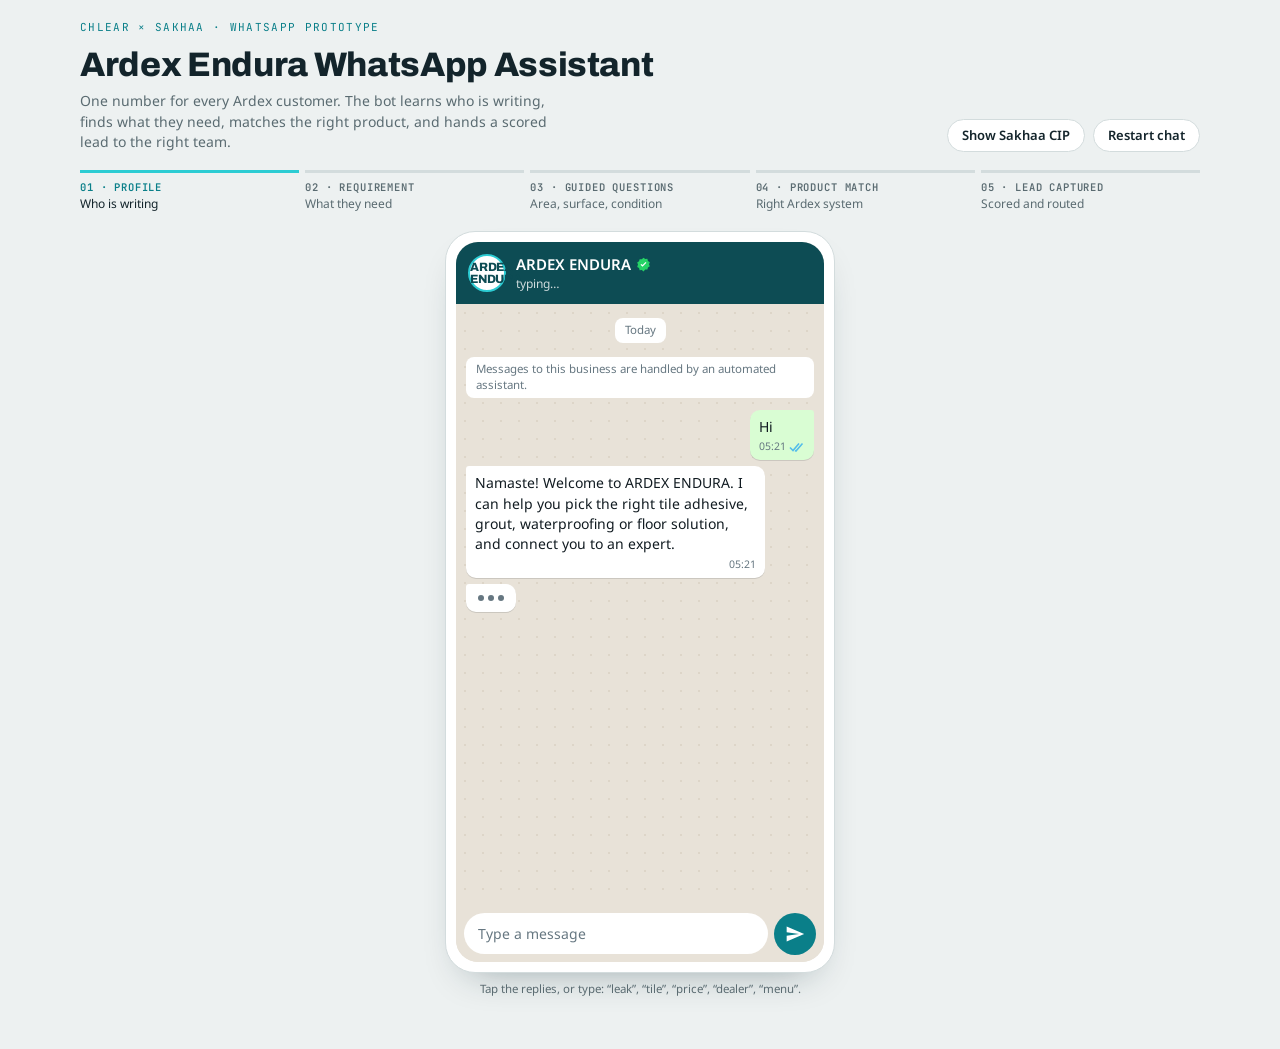
<file: whatsapp/index.html>
<!doctype html><html><head><meta charset=utf8><meta name=viewport content="width=device-width,initial-scale=1,viewport-fit=cover"><style>:root{color-scheme:light;box-sizing:border-box;padding-top:env(safe-area-inset-top,0px);padding-bottom:env(safe-area-inset-bottom,0px)}html{scroll-padding-top:env(safe-area-inset-top,0px)}body{margin:0;padding:0;font:14px -apple-system,BlinkMacSystemFont,sans-serif;background:#fff;color:#000}img{max-width:100%}[hidden]:not([hidden=until-found i]){display:none!important}</style></head><body>
<title>Ardex Endura WhatsApp Assistant</title>
<meta name="claude:viewport-fit-sides" content="cover">
<link rel="preconnect" href="https://fonts.googleapis.com">
<link rel="stylesheet" href="https://fonts.googleapis.com/css2?family=Archivo:wght@500;700;800&family=Noto+Sans:wght@400;500;600;700&family=Noto+Sans+Devanagari:wght@400;500;600;700&family=JetBrains+Mono:wght@400;600&display=swap">
<style>
/* Layout: a working WhatsApp phone on the left, the Sakhaa CRM lead card it feeds on the right; stage rail on top. */
:root{
  --bg:#edf1f1; --surface:#ffffff; --surface-2:#f6f8f8; --ink:#13242b; --muted:#5a6b71; --line:#d3dcdd;
  --accent:#0a7f89; --accent-bright:#2cccd3; --accent-soft:#dbf3f4;
  --wa-head:#0d4c54; --wa-head-ink:#ffffff; --wa-wall:#e8e2d8; --wa-wall-dot:#ddd5c8;
  --bub-in:#ffffff; --bub-out:#d9fdd3; --bub-ink:#111b21; --bub-meta:#667781; --tick:#53bdeb;
  --hot:#c2410c; --warm:#a16207; --cold:#3f6684;
  --f-display:"Archivo","Arial Narrow",system-ui,sans-serif;
  --f-body:"Noto Sans","Noto Sans Devanagari",system-ui,-apple-system,"Segoe UI",sans-serif;
  --f-mono:"JetBrains Mono",ui-monospace,"SF Mono",Menlo,monospace;
}
@media (prefers-color-scheme: dark){:root:not([data-theme="light"]){
  --bg:#0e1618; --surface:#162125; --surface-2:#1b282c; --ink:#e3ecee; --muted:#93a4a9; --line:#2a393d;
  --accent:#4fd3da; --accent-bright:#2cccd3; --accent-soft:#103a3f;
  --wa-head:#1f2c33; --wa-head-ink:#e9edef; --wa-wall:#0b141a; --wa-wall-dot:#111d24;
  --bub-in:#202c33; --bub-out:#005c4b; --bub-ink:#e9edef; --bub-meta:#8696a0; --tick:#53bdeb;
  --hot:#fb923c; --warm:#facc15; --cold:#8fb5d6; color-scheme:dark;
}}
:root[data-theme="dark"]{
  --bg:#0e1618; --surface:#162125; --surface-2:#1b282c; --ink:#e3ecee; --muted:#93a4a9; --line:#2a393d;
  --accent:#4fd3da; --accent-bright:#2cccd3; --accent-soft:#103a3f;
  --wa-head:#1f2c33; --wa-head-ink:#e9edef; --wa-wall:#0b141a; --wa-wall-dot:#111d24;
  --bub-in:#202c33; --bub-out:#005c4b; --bub-ink:#e9edef; --bub-meta:#8696a0; --tick:#53bdeb;
  --hot:#fb923c; --warm:#facc15; --cold:#8fb5d6; color-scheme:dark;
}
*{box-sizing:border-box}
body{background:var(--bg);color:var(--ink);font-family:var(--f-body);font-size:14px;line-height:1.45;
  padding-left:max(16px,env(safe-area-inset-left,0px));padding-right:max(16px,env(safe-area-inset-right,0px));padding-block:20px 40px}
.wrap{max-width:1120px;margin:0 auto;display:flex;flex-direction:column;gap:18px}
header.top{display:flex;flex-wrap:wrap;justify-content:space-between;align-items:flex-end;gap:12px}
.eyebrow{font-family:var(--f-mono);font-size:11px;letter-spacing:.12em;text-transform:uppercase;color:var(--accent)}
h1{font-family:var(--f-display);font-weight:800;font-size:clamp(24px,3.4vw,34px);letter-spacing:-.01em;margin:4px 0 2px;text-wrap:balance}
.sub{color:var(--muted);max-width:62ch;margin:0}
.btn{font:600 13px/1 var(--f-body);border:1px solid var(--line);background:var(--surface);color:var(--ink);padding:9px 14px;border-radius:999px;cursor:pointer}
.btn:hover{border-color:var(--accent);color:var(--accent)}
.btn:focus-visible,button:focus-visible,input:focus-visible{outline:2px solid var(--accent-bright);outline-offset:2px}

/* stage rail */
.rail{display:grid;grid-template-columns:repeat(5,minmax(0,1fr));gap:6px}
.rail div{border-top:3px solid var(--line);padding-top:7px;font-size:12px;color:var(--muted);transition:border-color .3s,color .3s}
.rail b{display:block;font-family:var(--f-mono);font-size:10.5px;letter-spacing:.08em;font-weight:600}
.rail div.done{border-color:var(--accent);color:var(--ink)}
.rail div.now{border-color:var(--accent-bright);color:var(--ink)}
.rail div.now b{color:var(--accent)}

.stage{display:grid;grid-template-columns:minmax(0,390px) minmax(0,1fr);gap:24px;align-items:start}
@media (max-width:860px){.stage{grid-template-columns:minmax(0,1fr)}.rail span{display:none}}
.stage.solo{grid-template-columns:minmax(0,390px);justify-content:center}

/* phone */
.phone{background:var(--surface);border:1px solid var(--line);border-radius:30px;padding:10px;box-shadow:0 18px 40px -24px rgba(10,40,48,.45);width:100%;max-width:390px;margin:0 auto}
.screen{border-radius:22px;overflow:hidden;display:flex;flex-direction:column;height:min(720px,82vh);min-height:520px;position:relative;background:var(--wa-wall)}
.wa-head{background:var(--wa-head);color:var(--wa-head-ink);display:flex;align-items:center;gap:10px;padding:12px 12px 11px}
.avatar{width:38px;height:38px;border-radius:50%;background:#fff;display:grid;place-items:center;flex:none;border:2px solid var(--accent-bright)}
.avatar span{font:800 12px/1 var(--f-display);color:#0d4c54;letter-spacing:-.02em}
.wa-name{font-weight:600;font-size:15px;display:flex;align-items:center;gap:5px}
.wa-name svg{flex:none}
.wa-status{font-size:12px;opacity:.8}
.chat{flex:1;overflow-y:auto;padding:12px 10px 8px;display:flex;flex-direction:column;gap:6px;
  background-color:var(--wa-wall);background-image:radial-gradient(var(--wa-wall-dot) 1.2px,transparent 1.3px);background-size:18px 18px}
.daychip{align-self:center;background:var(--bub-in);color:var(--bub-meta);font-size:11.5px;padding:4px 10px;border-radius:8px;margin:2px 0 6px}
.row{display:flex;flex-direction:column;max-width:86%}
.row.in{align-self:flex-start}.row.out{align-self:flex-end;align-items:flex-end}
.bub{background:var(--bub-in);color:var(--bub-ink);padding:7px 9px 6px;border-radius:10px;font-size:14px;white-space:pre-line;box-shadow:0 1px .5px rgba(11,20,26,.13);min-width:0;overflow-wrap:anywhere}
.row.in .bub{border-top-left-radius:3px}.row.out .bub{background:var(--bub-out);border-top-right-radius:3px}
.meta{font-size:10.5px;color:var(--bub-meta);text-align:right;margin-top:2px;display:flex;justify-content:flex-end;gap:3px;align-items:center}
.btns{display:flex;flex-direction:column;gap:3px;margin-top:3px}
.btns button{background:var(--bub-in);color:var(--accent);border:0;border-radius:8px;padding:9px 10px;font:600 13.5px/1.25 var(--f-body);cursor:pointer;box-shadow:0 1px .5px rgba(11,20,26,.13);text-align:center}
.btns button:hover:not(:disabled){filter:brightness(.97)}
.btns button:disabled{cursor:default;opacity:.55}
.btns button.picked{opacity:1;outline:1.5px solid var(--accent)}
.listbtn{display:flex;align-items:center;justify-content:center;gap:6px}
.typing{display:flex;gap:4px;padding:11px 12px}
.typing i{width:6px;height:6px;border-radius:50%;background:var(--bub-meta);animation:blink 1s infinite}
.typing i:nth-child(2){animation-delay:.15s}.typing i:nth-child(3){animation-delay:.3s}
@keyframes blink{0%,80%,100%{opacity:.25}40%{opacity:1}}
@media (prefers-reduced-motion:reduce){.typing i{animation:none;opacity:.6}}

/* product card bubble */
.pcard{padding:0;overflow:hidden;width:250px;max-width:100%}
.pimg{height:84px;display:flex;align-items:flex-end;justify-content:space-between;padding:10px 12px;background:linear-gradient(135deg,#0d4c54,#0a7f89);color:#fff;position:relative}
.pimg.wp{background:linear-gradient(135deg,#0b3d63,#1d77a8)}
.pimg.gr{background:linear-gradient(135deg,#44403c,#78716c)}
.pimg.cr{background:linear-gradient(135deg,#3f5b3a,#6b8f5e)}
.pimg.fl{background:linear-gradient(135deg,#3b3f58,#62678d)}
.pimg .bag{position:absolute;right:14px;top:10px;width:46px;height:62px;border-radius:5px 5px 8px 8px;background:rgba(255,255,255,.92);display:grid;place-items:center}
.pimg .bag span{font:800 8px/1.1 var(--f-display);color:#0d4c54;text-align:center;letter-spacing:.02em}
.pimg .cat{font:600 10px/1 var(--f-mono);letter-spacing:.1em;text-transform:uppercase;opacity:.9}
.pbody{padding:8px 10px 6px}
.pname{font:800 14.5px/1.15 var(--f-display);letter-spacing:.01em}
.pdesc{font-size:13px;margin-top:3px}
.photo{width:190px;height:120px;border-radius:7px;background:radial-gradient(ellipse at 55% 45%,#8d8572 0 18%,#b3ab97 30%,#d8d2c4 55%,#ece8de 100%);position:relative}
.photo::after{content:"";position:absolute;inset:auto 12px 10px 12px;height:2px;background:rgba(0,0,0,.08)}

/* composer */
.composer{display:flex;gap:6px;padding:7px 8px;background:var(--wa-wall);align-items:center}
.composer input{flex:1;min-width:0;border:0;border-radius:22px;padding:11px 14px;font:14px var(--f-body);background:var(--bub-in);color:var(--bub-ink)}
.composer input::placeholder{color:var(--bub-meta)}
.send{width:42px;height:42px;border-radius:50%;border:0;background:var(--accent);color:#fff;display:grid;place-items:center;cursor:pointer;flex:none}
.hint{font-size:11.5px;color:var(--muted);text-align:center;margin-top:8px}

/* list sheet */
.sheet{position:absolute;inset:0;background:rgba(0,0,0,.35);display:flex;align-items:flex-end;z-index:5}
.sheet-in{background:var(--bub-in);color:var(--bub-ink);width:100%;border-radius:16px 16px 0 0;padding:6px 0 10px;max-height:78%;overflow:auto}
.sheet-h{display:flex;align-items:center;justify-content:space-between;padding:10px 16px 8px;font-weight:600;border-bottom:1px solid var(--line)}
.sheet-h button{background:none;border:0;color:var(--bub-meta);font-size:20px;line-height:1;cursor:pointer;padding:2px 6px}
.sheet-in ul{list-style:none;margin:0;padding:0}
.sheet-in li button{width:100%;text-align:left;background:none;border:0;border-bottom:1px solid var(--line);padding:13px 16px;font:500 14px/1.3 var(--f-body);color:var(--bub-ink);cursor:pointer;display:flex;justify-content:space-between;gap:10px;align-items:center}
.sheet-in li button:hover{background:var(--surface-2)}
.sheet-in li button::after{content:"";width:16px;height:16px;border-radius:50%;border:2px solid var(--bub-meta);flex:none}

/* CRM panel */
.panel{display:flex;flex-direction:column;gap:16px;min-width:0}
.card{background:var(--surface);border:1px solid var(--line);border-radius:14px;overflow:hidden}
.card-h{display:flex;justify-content:space-between;align-items:center;gap:10px;padding:13px 16px;border-bottom:1px solid var(--line);flex-wrap:wrap}
.card-h h2{font:800 15px/1.2 var(--f-display);margin:0;letter-spacing:.01em}
.card-h small{font-family:var(--f-mono);font-size:11px;color:var(--muted)}
.score{display:flex;gap:16px;padding:14px 16px;border-bottom:1px solid var(--line);flex-wrap:wrap;align-items:center}
.pill{font:700 12px/1 var(--f-mono);letter-spacing:.08em;text-transform:uppercase;padding:6px 10px;border-radius:999px;border:1.5px solid currentColor}
.pill.hot{color:var(--hot)}.pill.warm{color:var(--warm)}.pill.cold{color:var(--cold)}.pill.none{color:var(--muted)}
.kv{display:flex;flex-direction:column;gap:2px;min-width:0}
.kv span{font-size:11px;color:var(--muted);text-transform:uppercase;letter-spacing:.08em}
.kv strong{font-size:14px;font-weight:600}
.meter{flex:1;min-width:120px}
.meter .track{height:6px;background:var(--surface-2);border-radius:4px;overflow:hidden;border:1px solid var(--line)}
.meter .fill{height:100%;background:var(--accent);width:0;transition:width .4s}
dl.fields{display:grid;grid-template-columns:minmax(110px,auto) minmax(0,1fr);margin:0;padding:6px 16px 12px}
dl.fields dt,dl.fields dd{padding:8px 0;border-bottom:1px dashed var(--line);margin:0}
dl.fields dt{font-size:12px;color:var(--muted);padding-right:12px}
dl.fields dd{font-family:var(--f-mono);font-size:12.5px;overflow-wrap:anywhere}
dl.fields dd.empty{color:var(--muted)}
dl.fields dd.flash{animation:flash 1s}
@keyframes flash{0%{background:var(--accent-soft)}100%{background:transparent}}
@media (prefers-reduced-motion:reduce){dl.fields dd.flash{animation:none}}
.chips{display:flex;flex-wrap:wrap;gap:4px}
.chip{font-family:var(--f-mono);font-size:11px;background:var(--accent-soft);color:var(--ink);padding:3px 7px;border-radius:5px}
.leads{overflow-x:auto}
table{width:100%;border-collapse:collapse;font-size:12.5px;font-variant-numeric:tabular-nums}
th,td{text-align:left;padding:9px 12px;border-bottom:1px solid var(--line);white-space:nowrap}
th{font-size:11px;text-transform:uppercase;letter-spacing:.08em;color:var(--muted);font-weight:600}
td.mono{font-family:var(--f-mono)}
.empty-row td{color:var(--muted);white-space:normal}
.note{font-size:12.5px;color:var(--muted);max-width:70ch;margin:0}
</style>

<div class="wrap">
  <header class="top">
    <div>
      <div class="eyebrow">CHLEAR × Sakhaa · WhatsApp prototype</div>
      <h1>Ardex Endura WhatsApp Assistant</h1>
      <p class="sub">One number for every Ardex customer. The bot learns who is writing, finds what they need, matches the right product, and hands a scored lead to the right team.</p>
    </div>
    <div style="display:flex;gap:8px;flex-wrap:wrap"><button class="btn" id="togglecip" type="button" aria-pressed="true">Show Sakhaa CIP</button><button class="btn" id="restart" type="button">Restart chat</button></div>
  </header>

  <div class="rail" id="rail" aria-label="Conversation stage">
    <div data-p="1"><b>01 · PROFILE</b><span>Who is writing</span></div>
    <div data-p="2"><b>02 · REQUIREMENT</b><span>What they need</span></div>
    <div data-p="3"><b>03 · GUIDED QUESTIONS</b><span>Area, surface, condition</span></div>
    <div data-p="4"><b>04 · PRODUCT MATCH</b><span>Right Ardex system</span></div>
    <div data-p="5"><b>05 · LEAD CAPTURED</b><span>Scored and routed</span></div>
  </div>

  <div class="stage solo" id="stage">
    <div>
      <div class="phone">
        <div class="screen" id="screen">
          <div class="wa-head">
            <div class="avatar" aria-hidden="true"><span>ARDEX<br>ENDURA</span></div>
            <div style="min-width:0">
              <div class="wa-name">ARDEX ENDURA
                <svg width="15" height="15" viewBox="0 0 24 24" aria-label="Verified business"><path fill="#25d366" d="M12 1l2.7 2.2 3.5-.3.9 3.4 3 1.9-1.3 3.3 1.3 3.3-3 1.9-.9 3.4-3.5-.3L12 23l-2.7-2.2-3.5.3-.9-3.4-3-1.9L3.2 12 1.9 8.7l3-1.9.9-3.4 3.5.3z"/><path fill="#fff" d="M10.4 15.6l-3.2-3.2 1.4-1.4 1.8 1.8 4.9-4.9 1.4 1.4z"/></svg>
              </div>
              <div class="wa-status" id="wastatus">Business account</div>
            </div>
          </div>
          <div class="chat" id="chat" aria-live="polite"></div>
          <form class="composer" id="composer" autocomplete="off">
            <input id="msg" type="text" placeholder="Type a message" aria-label="Message">
            <button class="send" type="submit" aria-label="Send"><svg width="20" height="20" viewBox="0 0 24 24"><path fill="currentColor" d="M2 21l21-9L2 3v7l15 2-15 2z"/></svg></button>
          </form>
        </div>
      </div>
      <p class="hint">Tap the replies, or type: “leak”, “tile”, “price”, “dealer”, “menu”.</p>
    </div>

    <div class="panel" id="panel" hidden>
      <section class="card" aria-labelledby="leadh">
        <div class="card-h"><h2 id="leadh">Sakhaa CIP · Live lead</h2><small id="refline">Ref pending</small></div>
        <div class="score">
          <div class="kv"><span>Lead score</span><strong><span class="pill none" id="pill">Not scored</span></strong></div>
          <div class="kv meter"><span>Profile completeness</span><div class="track"><div class="fill" id="fill"></div></div></div>
          <div class="kv"><span>Route to</span><strong id="route">—</strong></div>
        </div>
        <dl class="fields" id="fields"></dl>
      </section>

      <section class="card" aria-labelledby="listh">
        <div class="card-h"><h2 id="listh">Captured leads</h2><button class="btn" id="clear" type="button">Clear</button></div>
        <div class="leads"><table><thead><tr><th>Ref</th><th>Name</th><th>Profile</th><th>Need</th><th>City</th><th>Score</th><th>Route</th></tr></thead><tbody id="leadrows"></tbody></table></div>
      </section>
      <p class="note">Product picks are indicative and drawn from the ARDEX ENDURA range; the Ardex technical team signs off the final system per site. Leads here stay in this browser only.</p>
    </div>
  </div>
</div>

<script>
(function(){
const reduce = window.matchMedia('(prefers-reduced-motion: reduce)').matches;
const wait = ms => new Promise(r => setTimeout(r, reduce ? 60 : ms));
const $ = id => document.getElementById(id);
const chat = $('chat'), screen = $('screen');
const esc = s => String(s).replace(/[&<>"]/g, c => ({'&':'&amp;','<':'&lt;','>':'&gt;','"':'&quot;'}[c]));

/* ---------- products ---------- */
const CAT = {
  ad:{en:'Tile adhesive',hi:'टाइल एडहेसिव',cls:''},
  gr:{en:'Tile grout',hi:'टाइल ग्राउट',cls:'gr'},
  wp:{en:'Waterproofing',hi:'वॉटरप्रूफ़िंग',cls:'wp'},
  cr:{en:'Tile & stone care',hi:'टाइल और स्टोन केयर',cls:'cr'},
  fl:{en:'Flooring & repair',hi:'फ़्लोरिंग और रिपेयर',cls:'fl'}
};
const P = {
  silver:{n:'SILVER STAR',c:'ad',en:'Polymer-modified adhesive for fixing tiles on interior walls and floors.',hi:'अंदर की दीवारों और फ़र्श पर टाइल लगाने के लिए पॉलिमर-मॉडिफ़ाइड एडहेसिव।'},
  silverplus:{n:'SILVER STAR PLUS',c:'ad',en:'High-polymer adhesive for medium-format tiles and stone: interior walls and floors, exterior floors.',hi:'मीडियम साइज़ टाइल और पत्थर के लिए: अंदर की दीवार और फ़र्श, बाहर का फ़र्श।'},
  gold:{n:'GOLD STAR',c:'ad',en:'High-polymer adhesive for tiles and stone, interior and exterior.',hi:'टाइल और पत्थर के लिए हाई-पॉलिमर एडहेसिव, अंदर और बाहर दोनों जगह।'},
  white:{n:'WHITE STAR',c:'ad',en:'White cement-based adhesive for light-coloured marble, stone and tiles.',hi:'हल्के रंग के मार्बल, पत्थर और टाइल के लिए सफ़ेद सीमेंट-बेस्ड एडहेसिव।'},
  diamond:{n:'DIAMOND STAR',c:'ad',en:'High-performance adhesive, specially for glass mosaics and natural stone.',hi:'हाई-परफ़ॉर्मेंस एडहेसिव, ख़ासकर ग्लास मोज़ेक और नेचुरल स्टोन के लिए।'},
  platinum:{n:'PLATINUM STAR',c:'ad',en:'Special adhesive for difficult surfaces: existing tiles, plywood and metal.',hi:'मुश्किल सतहों के लिए: पुरानी टाइल, प्लाईवुड और मेटल।'},
  ardiflex:{n:'ARDIFLEX S1',c:'ad',en:'Fibre-reinforced, deformable adhesive for demanding jobs like large tiles on outside walls.',hi:'फ़ाइबर वाला, लचीला एडहेसिव, जैसे बाहर की दीवार पर बड़ी टाइल।'},
  epoxy:{n:'EPOXY TILE GROUT',c:'gr',en:'Resin-based joint grout for wet and hygiene-critical areas. Comes in a range of shades.',hi:'बाथरूम-किचन जैसी गीली जगहों के लिए रेज़िन-बेस्ड ग्राउट। कई रंगों में।'},
  cpg:{n:'CEMENT POLYMER GROUT',c:'gr',en:'Polymer-modified cement grout for everyday tile joints.',hi:'रोज़ के टाइल जोड़ों के लिए पॉलिमर-मॉडिफ़ाइड सीमेंट ग्राउट।'},
  gt1:{n:'ADMIX GT 1',c:'gr',en:'Liquid polymer additive mixed into cement grout for better joints.',hi:'सीमेंट ग्राउट में मिलाने वाला लिक्विड पॉलिमर एडिटिव।'},
  wpm810:{n:'WPM 810',c:'wp',en:'Single-component PU liquid membrane. Elastic, seamless and bridges cracks.',hi:'सिंगल-कंपोनेंट PU लिक्विड मेम्ब्रेन। लचीली, बिना जोड़ की, दरारें ढकती है।'},
  wpm300:{n:'WPM 300',c:'wp',en:'Water-based epoxy membrane for floor waterproofing.',hi:'फ़र्श की वॉटरप्रूफ़िंग के लिए वॉटर-बेस्ड इपॉक्सी मेम्ब्रेन।'},
  wpm310:{n:'WPM 310',c:'wp',en:'Membrane for external walls (facades) and roofs.',hi:'बाहर की दीवारों और छत के लिए मेम्ब्रेन।'},
  wpm3000:{n:'WPM 3000 BG',c:'wp',en:'Composite HDPE membrane for below-ground structures.',hi:'ज़मीन के नीचे के स्ट्रक्चर के लिए HDPE मेम्ब्रेन।'},
  naclean:{n:'NON-ACIDIC TILE & STONE CLEANER',c:'cr',en:'Gentle cleaner for regular care of tiles and natural stone.',hi:'टाइल और पत्थर की रोज़ की सफ़ाई के लिए हल्का क्लीनर।'},
  hdclean:{n:'HEAVY DUTY TILE CLEANER',c:'cr',en:'For tough stains and site residue left after fixing.',hi:'ज़िद्दी दाग और टाइल लगाने के बाद की गंदगी के लिए।'},
  sealer:{n:'IMPREGNATING TILE & STONE SEALER',c:'cr',en:'Penetrating sealer that protects natural stone and tiles.',hi:'नेचुरल स्टोन और टाइल को अंदर से प्रोटेक्ट करने वाला सीलर।'},
  r21:{n:'R 21 CE',c:'fl',en:'Self-smoothing epoxy floor topping, 0.5–1.0 mm.',hi:'सेल्फ़-स्मूदिंग इपॉक्सी फ़्लोर टॉपिंग, 0.5–1.0 mm।'},
  su10:{n:'SU 10',c:'fl',en:'Polyurethane sealant for cracks and expansion joints.',hi:'दरारों और एक्सपेंशन जॉइंट के लिए PU सीलेंट।'}
};

/* ---------- state ---------- */
let S;
let RUN = 0;
function fresh(){ S = {lang:'en', lead:{}, c:{}, node:null, ref:null, saved:false}; }
fresh();
const T = o => o == null ? '' : (typeof o === 'string' ? o : (o[S.lang] || o.en));
const now = () => { const d = new Date(); return d.getHours().toString().padStart(2,'0') + ':' + d.getMinutes().toString().padStart(2,'0'); };

/* ---------- CRM fields ---------- */
const FIELDS = [
  ['profile','Profile'],['lang','Language'],['stage','Stage / intent'],['need','Requirement'],
  ['area','Area / zone'],['surface','Surface / tile'],['condition','Condition'],['photo','Site photo'],
  ['work','Trade'],['exp','Experience'],['team','Team size'],['sells','Shop sells'],['shop','Shop name'],
  ['project','Project type'],['units','Units'],['scope','Scope'],
  ['products','Products matched'],['size','Size'],['timeline','Timeline'],
  ['city','City'],['pincode','Pincode'],['name','Name'],['action','Next step']
];
const CORE = ['profile','need','products','size','timeline','city','pincode','name','action'];
function setLead(k, v){ S.lead[k] = v; renderLead(k); }
function scoreLead(){
  const L = S.lead; let s = 0;
  s += {'This week':3,'This month':2,'In 1–3 months':1}[L.timeline] || 0;
  s += {'Over 1,500 sq ft':3,'500–1,500 sq ft':2,'100–500 sq ft':1}[L.size] || 0;
  s += {'Facing a problem':2,'Building a new home':2,'Renovating':1}[L.stage] || 0;
  s += {'Over 200':3,'50–200':2}[L.units] || 0;
  if (L.profile === 'Builder / Developer') s += 3;
  if (L.profile === 'Architect / Engineer') s += 2;
  if (L.profile === 'Contractor / Applicator' && L.exp === '5+ years') s += 3;
  if (L.profile === 'Contractor / Applicator' && L.team === 'More than 5') s += 2;
  if (/visit|audit|meeting/i.test(L.action || '')) s += 2;
  if (/Call/.test(L.action || '')) s += 1;
  if (L.condition === 'Active leak') s += 2;
  return s;
}
function routeLead(){
  const L = S.lead, a = L.action || '';
  if (!L.profile) return '—';
  if (L.profile === 'Dealer / Shop owner') return 'Ardex area sales officer';
  if (L.profile === 'Architect / Engineer' || L.profile === 'Builder / Developer') return 'Ardex TSE · projects';
  if (L.profile === 'Contractor / Applicator') {
    if (L.stage === 'Join Pehle Pro' ) return 'Trade team → Pathshala';
    if (/dealer/i.test(a)) return 'Nearest dealer';
    if (/expert/i.test(a)) return 'Ardex TSE';
    return a ? 'WhatsApp · TDS pack' : 'Trade team';
  }
  if (L.need === 'Flooring') return 'Ardex TSE · commercial';
  if (/visit|audit/i.test(a)) return 'Certified applicator + dealer';
  if (/dealer/i.test(a)) return 'Nearest dealer';
  if (/Call/.test(a)) return 'Ardex expert callback';
  if (a) return 'WhatsApp nurture';
  return '—';
}
function renderLead(changed){
  const L = S.lead, dl = $('fields');
  const keys = FIELDS.filter(([k]) => CORE.includes(k) || L[k] != null);
  dl.innerHTML = keys.map(([k, lab]) => {
    let v = L[k], html;
    if (k === 'products' && Array.isArray(v) && v.length) html = '<div class="chips">' + v.map(p => '<span class="chip">' + esc(P[p].n) + '</span>').join('') + '</div>';
    else html = v != null && v !== '' ? esc(v) : '—';
    const empty = v == null || v === '' || (Array.isArray(v) && !v.length);
    return '<dt>' + lab + '</dt><dd class="' + (empty ? 'empty' : '') + (k === changed ? ' flash' : '') + '">' + html + '</dd>';
  }).join('');
  const filled = CORE.filter(k => L[k] != null && !(Array.isArray(L[k]) && !L[k].length)).length;
  $('fill').style.width = Math.round(filled / CORE.length * 100) + '%';
  const s = scoreLead(), pill = $('pill');
  if (!L.profile) { pill.className = 'pill none'; pill.textContent = 'Not scored'; }
  else if (s >= 7) { pill.className = 'pill hot'; pill.textContent = 'Hot · ' + s; }
  else if (s >= 4) { pill.className = 'pill warm'; pill.textContent = 'Warm · ' + s; }
  else { pill.className = 'pill cold'; pill.textContent = 'Cold · ' + s; }
  $('route').textContent = routeLead();
  $('refline').textContent = S.ref ? 'Ref ' + S.ref : 'Ref pending';
}

/* ---------- stored leads (this browser only) ---------- */
const KEY = 'ardex-bot-leads';
function loadLeads(){ try { return JSON.parse(localStorage.getItem(KEY)) || []; } catch(e) { return []; } }
function saveLeads(a){ try { localStorage.setItem(KEY, JSON.stringify(a)); } catch(e) {} }
let memLeads = loadLeads();
function renderLeads(){
  const rows = $('leadrows');
  if (!memLeads.length) { rows.innerHTML = '<tr class="empty-row"><td colspan="7">Finish a chat and the lead lands here, scored and routed.</td></tr>'; return; }
  rows.innerHTML = memLeads.slice().reverse().map(l => {
    const cls = l.score >= 7 ? 'hot' : l.score >= 4 ? 'warm' : 'cold';
    return '<tr><td class="mono">' + esc(l.ref) + '</td><td>' + esc(l.name || '—') + '</td><td>' + esc(l.profile || '—') + '</td><td>' + esc(l.need || l.stage || '—') + '</td><td>' + esc((l.city || '') + ' ' + (l.pincode || '')) + '</td><td><span class="pill ' + cls + '">' + l.score + '</span></td><td>' + esc(l.route) + '</td></tr>';
  }).join('');
}

/* ---------- chat rendering ---------- */
function scroll(){ chat.scrollTop = chat.scrollHeight; }
function bubble(side, inner, extraCls){
  const row = document.createElement('div'); row.className = 'row ' + side;
  const tick = side === 'out' ? '<svg width="16" height="10" viewBox="0 0 16 10" aria-hidden="true"><path fill="none" stroke="var(--tick)" stroke-width="1.6" d="M1 5.5l3 3L10 1.5M6 8.5l1 0.5 6.5-7.5"/></svg>' : '';
  row.innerHTML = '<div class="bub ' + (extraCls || '') + '">' + inner + '<div class="meta">' + now() + tick + '</div></div>';
  chat.appendChild(row); scroll(); return row;
}
function productCard(k){
  const p = P[k], c = CAT[p.c];
  return '<div class="pimg ' + c.cls + '"><div><div class="cat">' + esc(T(c)) + '</div></div><div class="bag"><span>ARDEX<br>ENDURA</span></div></div>' +
    '<div class="pbody"><div class="pname">' + esc(p.n) + '</div><div class="pdesc">' + esc(T(p)) + '</div></div>';
}
async function botSay(items){
  const tok = RUN;
  for (const it of items) {
    if (tok !== RUN) return false;
    const t = document.createElement('div'); t.className = 'row in';
    t.innerHTML = '<div class="bub typing" aria-label="typing"><i></i><i></i><i></i></div>';
    chat.appendChild(t); scroll(); $('wastatus').textContent = S.lang === 'hi' ? 'टाइप कर रहे हैं…' : 'typing…';
    await wait(it.p ? 500 : Math.min(1100, 380 + T(it.t || '').length * 6));
    t.remove(); $('wastatus').textContent = 'Business account';
    if (tok !== RUN) return false;
    if (it.p) bubble('in', productCard(it.p), 'pcard');
    else bubble('in', esc(T(it.t)));
  }
  return true;
}
function userSay(text){ bubble('out', esc(text)); }

/* ---------- options ---------- */
function lockAll(){ chat.querySelectorAll('.btns button').forEach(b => b.disabled = true); closeSheet(); }
function showOpts(node){
  const opts = node.opts();
  const row = chat.lastElementChild; const box = document.createElement('div'); box.className = 'btns';
  if (opts.length <= 3) {
    opts.forEach(o => { const b = document.createElement('button'); b.type = 'button'; b.textContent = T(o.l); b.onclick = () => { b.classList.add('picked'); choose(o); }; box.appendChild(b); });
  } else {
    const b = document.createElement('button'); b.type = 'button'; b.className = 'listbtn';
    b.innerHTML = '<svg width="16" height="16" viewBox="0 0 24 24" aria-hidden="true"><path fill="currentColor" d="M3 6h18v2H3zm0 5h18v2H3zm0 5h18v2H3z"/></svg>' + esc(S.lang === 'hi' ? 'विकल्प देखें' : 'View options');
    b.onclick = () => openSheet(T(node.title || {en:'Choose one',hi:'एक चुनें'}), opts);
    box.appendChild(b);
  }
  row.appendChild(box); scroll();
}
function openSheet(title, opts){
  closeSheet();
  const sh = document.createElement('div'); sh.className = 'sheet'; sh.id = 'sheet';
  sh.innerHTML = '<div class="sheet-in" role="dialog" aria-label="' + esc(title) + '"><div class="sheet-h"><span>' + esc(title) + '</span><button type="button" aria-label="Close">×</button></div><ul></ul></div>';
  const ul = sh.querySelector('ul');
  opts.forEach(o => { const li = document.createElement('li'); const b = document.createElement('button'); b.type = 'button'; b.textContent = T(o.l); b.onclick = () => choose(o); li.appendChild(b); ul.appendChild(li); });
  sh.querySelector('.sheet-h button').onclick = closeSheet;
  sh.addEventListener('click', e => { if (e.target === sh) closeSheet(); });
  screen.appendChild(sh); ul.querySelector('button').focus();
}
function closeSheet(){ const s = $('sheet'); if (s) s.remove(); }
function choose(o){
  lockAll();
  userSay(T(o.l));
  if (o.k) setLead(o.k, o.v || o.l.en);
  if (o.c) Object.assign(S.c, o.c);
  if (o.fx) o.fx();
  go(typeof o.next === 'function' ? o.next() : o.next);
}

/* ---------- phase rail ---------- */
function setPhase(p){ document.querySelectorAll('#rail div').forEach(d => { const n = +d.dataset.p; d.className = n < p ? 'done' : n === p ? 'now' : ''; }); }

/* ---------- recommendation ---------- */
function recommend(){
  const L = S.lead, c = S.c; let list = [];
  const need = L.need, scope = L.scope;
  if (scope) {
    list = {'Tiling and stone':['gold','ardiflex','epoxy'],'Waterproofing':['wpm810','wpm300','wpm3000'],'Flooring':['r21','su10'],'Complete package':['gold','epoxy','wpm810','wpm300']}[scope] || [];
    return list;
  }
  if (need === 'Tiling') {
    const ext = c.area === 'ext', wet = c.area === 'bath' || c.area === 'kit';
    if (c.area === 'over') list.push('platinum');
    else if (c.type === 'mosaic') list.push('diamond');
    else if (c.type === 'stone') list.push('gold', 'white');
    else if (c.type === 'large') list.push(ext ? 'ardiflex' : 'gold');
    else list.push(ext ? 'gold' : 'silver');
    list.push(wet ? 'epoxy' : 'cpg');
  } else if (need === 'Waterproofing') {
    list = {roof:['wpm810'], bath:['wpm300'], ext:['wpm310'], base:['wpm3000'], tank:[]}[c.zone] || [];
  } else if (need === 'Grout & joints') {
    list = c.garea === 'other' ? ['cpg','gt1'] : ['epoxy'];
  } else if (need === 'Cleaning & sealing') {
    list = {reg:['naclean'], tough:['hdclean'], seal:['sealer']}[c.care] || [];
  } else if (need === 'Flooring') {
    list = c.ftype === 'shop' ? ['r21'] : ['r21','su10'];
  }
  return list;
}

/* ---------- conversation nodes ---------- */
const L = (en, hi) => ({en, hi});
const N = {
  lang: {ph:1,
    say: () => [{t:'Namaste! Welcome to ARDEX ENDURA. I can help you pick the right tile adhesive, grout, waterproofing or floor solution, and connect you to an expert.'},
                {t:'Which language would you like to chat in?\nआप किस भाषा में बात करना चाहेंगे?'}],
    opts: () => [
      {l:'English', k:'lang', v:'English', fx:() => S.lang = 'en', next:'profile'},
      {l:'हिंदी', k:'lang', v:'Hindi', fx:() => S.lang = 'hi', next:'profile'},
      {l:L('Tamil, Kannada, Telugu…','தமிழ் · ಕನ್ನಡ · తెలుగు'), k:'lang', v:'Regional (Hindi fallback in prototype)', fx:() => S.lang = 'hi', next:'regional'}
    ]},
  regional: {ph:1, say: () => [{t:L('Regional languages go live in phase 1 of the rollout. For this demo, we continue in Hindi.','क्षेत्रीय भाषाएँ रोलआउट के पहले फ़ेज़ में शुरू होंगी। इस डेमो में हम हिंदी में बात करते हैं।')}], auto:'profile'},
  profile: {ph:1, title:L('I am a…','मैं हूँ…'),
    say: () => [{t:L('Great! To guide you right, tell me who you are.','बढ़िया! सही जानकारी देने के लिए बताइए, आप कौन हैं?')}],
    opts: () => [
      {l:L('Homeowner','घर का मालिक'), k:'profile', v:'Homeowner', next:'h_stage'},
      {l:L('Contractor / Applicator','कॉन्ट्रैक्टर / कारीगर'), k:'profile', v:'Contractor / Applicator', next:'a_intent'},
      {l:L('Dealer / Shop owner','डीलर / दुकानदार'), k:'profile', v:'Dealer / Shop owner', next:'d_intent'},
      {l:L('Architect / Engineer','आर्किटेक्ट / इंजीनियर'), k:'profile', v:'Architect / Engineer', next:'s_need'},
      {l:L('Builder / Developer','बिल्डर / डेवलपर'), k:'profile', v:'Builder / Developer', next:'b_project'}
    ]},

  /* homeowner */
  h_stage: {ph:2, title:L('Right now…','अभी…'),
    say: () => [{t:L('Happy to help with your home. What\'s happening right now?','आपके घर के लिए ख़ुशी से मदद करेंगे। अभी क्या चल रहा है?')}],
    opts: () => [
      {l:L('Building a new home','नया घर बन रहा है'), k:'stage', v:'Building a new home', next:'h_need'},
      {l:L('Renovating','रिनोवेशन चल रहा है'), k:'stage', v:'Renovating', next:'h_need'},
      {l:L('Facing a problem (leak, loose tiles)','कोई समस्या है (लीकेज, ढीली टाइल)'), k:'stage', v:'Facing a problem', next:'h_problem'},
      {l:L('Just exploring','बस जानकारी चाहिए'), k:'stage', v:'Just exploring', next:'h_need'}
    ]},
  h_problem: {ph:2, title:L('I see…','मुझे दिख रहा है…'),
    say: () => [{t:L('Sorry to hear that. What are you seeing?','यह सुनकर अफ़सोस हुआ। आपको क्या दिख रहा है?')}],
    opts: () => [
      {l:L('Leak or damp patch','लीकेज या सीलन'), k:'need', v:'Waterproofing', fx:() => setLead('condition','Leak / damp'), next:'w_zone'},
      {l:L('Tiles loose or sound hollow','टाइल ढीली या खोखली आवाज़'), k:'need', v:'Tiling', fx:() => setLead('condition','Loose / hollow tiles'), next:'t_area'},
      {l:L('Gaps or dark grout joints','जोड़ों में गैप या कालापन'), k:'need', v:'Grout & joints', fx:() => setLead('condition','Grout gaps / dark joints'), next:'g_area'},
      {l:L('Stains on tiles or stone','टाइल या पत्थर पर दाग'), k:'need', v:'Cleaning & sealing', fx:() => setLead('condition','Stains'), next:'c_need'}
    ]},
  h_need: {ph:2, title:L('I need help with…','मुझे मदद चाहिए…'),
    say: () => [{t:L('What do you need help with?','आपको किस चीज़ में मदद चाहिए?')}],
    opts: () => [
      {l:L('Tiling','टाइल लगवाना'), k:'need', v:'Tiling', next:'t_area'},
      {l:L('Waterproofing','वॉटरप्रूफ़िंग'), k:'need', v:'Waterproofing', next:'w_zone'},
      {l:L('Grout & joints','जोड़ भरना (ग्राउट)'), k:'need', v:'Grout & joints', next:'g_area'},
      {l:L('Cleaning & sealing','सफ़ाई और सीलिंग'), k:'need', v:'Cleaning & sealing', next:'c_need'},
      {l:L('Flooring for shop, office or factory','दुकान, ऑफ़िस या फ़ैक्ट्री का फ़्लोर'), k:'need', v:'Flooring', next:'f_type'}
    ]},
  t_area: {ph:3, title:L('Tiles go in…','टाइल लगेगी…'),
    say: () => [{t:L('Where will the tiles go?','टाइल कहाँ लगनी है?')}],
    opts: () => [
      {l:L('Bathroom','बाथरूम'), k:'area', v:'Bathroom', c:{area:'bath'}, next:'t_type'},
      {l:L('Kitchen','किचन'), k:'area', v:'Kitchen', c:{area:'kit'}, next:'t_type'},
      {l:L('Floors (living room, bedrooms)','फ़र्श (हॉल, बेडरूम)'), k:'area', v:'Interior floors', c:{area:'floor'}, next:'t_type'},
      {l:L('Outside walls or balcony','बाहर की दीवार या बालकनी'), k:'area', v:'Exterior / balcony', c:{area:'ext'}, next:'t_type'},
      {l:L('Over existing tiles','पुरानी टाइल के ऊपर'), k:'area', v:'Over existing tiles', c:{area:'over'}, next:'t_type'}
    ]},
  t_type: {ph:3, title:L('I\'m fixing…','मुझे लगाना है…'),
    say: () => [{t:L('What are you fixing?','कौनसी टाइल या पत्थर लगाना है?')}],
    opts: () => [
      {l:L('Ceramic tiles','सिरेमिक टाइल'), k:'surface', v:'Ceramic', c:{type:'ceramic'}, next:'rec'},
      {l:L('Large vitrified tiles (2×2 ft or bigger)','बड़ी विट्रिफ़ाइड टाइल (2×2 फ़ुट या बड़ी)'), k:'surface', v:'Large-format vitrified', c:{type:'large'}, next:'rec'},
      {l:L('Marble, granite or natural stone','मार्बल, ग्रेनाइट या पत्थर'), k:'surface', v:'Natural stone', c:{type:'stone'}, next:'rec'},
      {l:L('Glass mosaic','ग्लास मोज़ेक'), k:'surface', v:'Glass mosaic', c:{type:'mosaic'}, next:'rec'}
    ]},
  w_zone: {ph:3, title:L('The problem area','कौनसा हिस्सा'),
    say: () => [{t:L('Which part of the home?','घर का कौनसा हिस्सा?')}],
    opts: () => [
      {l:L('Terrace or roof','छत'), k:'area', v:'Terrace / roof', c:{zone:'roof'}, next:() => S.lead.condition ? 'w_photo' : 'w_state'},
      {l:L('Bathroom or wet area','बाथरूम या गीली जगह'), k:'area', v:'Bathroom / wet area', c:{zone:'bath'}, next:() => S.lead.condition ? 'w_photo' : 'w_state'},
      {l:L('Water tank','पानी की टंकी'), k:'area', v:'Water tank', c:{zone:'tank'}, next:() => S.lead.condition ? 'w_photo' : 'w_state'},
      {l:L('Basement or underground','बेसमेंट या अंडरग्राउंड'), k:'area', v:'Basement / below ground', c:{zone:'base'}, next:() => S.lead.condition ? 'w_photo' : 'w_state'},
      {l:L('External walls','बाहर की दीवारें'), k:'area', v:'External walls', c:{zone:'ext'}, next:() => S.lead.condition ? 'w_photo' : 'w_state'}
    ]},
  w_state: {ph:3,
    say: () => [{t:L('Is water coming in right now?','क्या अभी पानी आ रहा है?')}],
    opts: () => [
      {l:L('Yes, it leaks','हाँ, लीक हो रहा है'), k:'condition', v:'Active leak', next:'w_photo'},
      {l:L('Only damp signs','सिर्फ़ सीलन के निशान'), k:'condition', v:'Damp signs', next:'w_photo'},
      {l:L('No, protecting in advance','नहीं, पहले से बचाव'), k:'condition', v:'Preventive', next:'w_pehle'}
    ]},
  w_pehle: {ph:3, say: () => [{t:L('Smart move. Waterproofing before a problem is easier and cheaper than breaking tiles and paint later.\nBaad mein nahi. Pehle.','सही फ़ैसला। समस्या से पहले वॉटरप्रूफ़िंग आसान और सस्ती पड़ती है। बाद में टाइल-पेंट तोड़ना नहीं पड़ता।\nबाद में नहीं। पहले।')}], auto:'rec'},
  w_photo: {ph:3,
    say: () => [{t:L('A photo helps our expert understand the problem before the visit. Want to share one?','फ़ोटो से हमारे एक्सपर्ट विज़िट से पहले समस्या समझ पाएँगे। फ़ोटो भेजेंगे?')}],
    opts: () => [
      {l:L('Send a photo','फ़ोटो भेजें'), fx:() => { bubble('out', '<div class="photo" role="img" aria-label="Photo of a damp patch"></div>'); setLead('photo','Shared (damp_patch.jpg)'); }, next:'w_photo_ok'},
      {l:L('Skip for now','अभी नहीं'), next:'rec'}
    ]},
  w_photo_ok: {ph:3, say: () => [{t:L('Got it. The photo is attached to your request, so the expert comes prepared.','मिल गई। फ़ोटो आपकी रिक्वेस्ट के साथ जुड़ गई है, एक्सपर्ट तैयारी से आएँगे।')}], auto:'rec'},
  g_area: {ph:3,
    say: () => [{t:L('Where are the joints?','जोड़ कहाँ भरने हैं?')}],
    opts: () => [
      {l:L('Bathroom or kitchen','बाथरूम या किचन'), k:'area', v:'Bathroom / kitchen', c:{garea:'wet'}, next:'rec'},
      {l:L('Other floors and walls','बाकी फ़र्श और दीवारें'), k:'area', v:'Other floors & walls', c:{garea:'other'}, next:'rec'},
      {l:L('Pool or commercial kitchen','पूल या कमर्शियल किचन'), k:'area', v:'Pool / commercial kitchen', c:{garea:'pool'}, next:'rec'}
    ]},
  c_need: {ph:3,
    say: () => [{t:L('What do you need?','आपको क्या चाहिए?')}],
    opts: () => [
      {l:L('Regular cleaning','रोज़ की सफ़ाई'), k:'area', v:'Regular cleaning', c:{care:'reg'}, next:'rec'},
      {l:L('Tough stains or cement haze','ज़िद्दी दाग या सीमेंट की परत'), k:'area', v:'Tough stains / haze', c:{care:'tough'}, next:'rec'},
      {l:L('Protect natural stone','पत्थर को प्रोटेक्ट करना'), k:'area', v:'Stone protection', c:{care:'seal'}, next:'rec'}
    ]},
  f_type: {ph:3, title:L('The space is…','जगह है…'),
    say: () => [{t:L('What kind of space?','किस तरह की जगह है?')}],
    opts: () => [
      {l:L('Factory or warehouse','फ़ैक्ट्री या वेयरहाउस'), k:'area', v:'Factory / warehouse', c:{ftype:'ind'}, next:'rec'},
      {l:L('Shop, showroom or office','दुकान, शोरूम या ऑफ़िस'), k:'area', v:'Shop / office', c:{ftype:'shop'}, next:'rec'},
      {l:L('Parking','पार्किंग'), k:'area', v:'Parking', c:{ftype:'park'}, next:'rec'},
      {l:L('Hospital or food unit','हॉस्पिटल या फ़ूड यूनिट'), k:'area', v:'Hospital / food unit', c:{ftype:'hyg'}, next:'rec'}
    ]},

  /* recommendation */
  rec: {ph:4,
    say: () => {
      const list = recommend(); setLead('products', list.slice());
      const out = [];
      if (!list.length) {
        out.push({t:L('This one needs a site check. Our expert will inspect and specify the right ARDEX ENDURA system for your tank.','इसके लिए साइट देखनी ज़रूरी है। हमारे एक्सपर्ट जाँच करके सही ARDEX ENDURA सिस्टम बताएँगे।')});
      } else {
        out.push({t:L('Here\'s what fits your job:','आपके काम के लिए ये सही रहेंगे:')});
        list.forEach(p => out.push({p}));
        const pro = S.lead.profile === 'Architect / Engineer' || S.lead.profile === 'Builder / Developer';
        out.push({t: pro ? L('Indicative systems. A TSE confirms the specification with test data for your project.','ये शुरुआती सिस्टम हैं। TSE आपके प्रोजेक्ट के लिए टेस्ट डेटा के साथ स्पेसिफ़िकेशन फ़ाइनल करेंगे।')
                         : L('This is an indicative pick. Our expert confirms the final system after seeing your site.','यह शुरुआती सुझाव है। साइट देखकर हमारे एक्सपर्ट फ़ाइनल सिस्टम तय करेंगे।')});
      }
      return out;
    },
    auto: () => (S.lead.need === 'Tiling' && (S.c.area === 'bath' || S.c.area === 'kit') && S.lead.stage !== 'Facing a problem') ? 'tip_wp' : 'size'},
  tip_wp: {ph:4,
    say: () => [{t:L('Pehle tip: waterproof the floor before the tiles go on. Once tiles are fixed, a leak means breaking them.','पहले वाली सलाह: टाइल लगाने से पहले फ़र्श की वॉटरप्रूफ़िंग करवा लें। टाइल लगने के बाद लीकेज हुआ तो टाइल तोड़नी पड़ती है।')}],
    opts: () => [
      {l:L('Add waterproofing too','वॉटरप्रूफ़िंग भी जोड़ें'), fx:() => { setLead('products', S.lead.products.concat(['wpm300'])); setLead('need','Tiling + waterproofing'); }, next:'tip_ok'},
      {l:L('Only tiling','सिर्फ़ टाइलिंग'), next:'size'}
    ]},
  tip_ok: {ph:4, say: () => [{p:'wpm300'}, {t:L('Added. One visit covers both jobs.','जोड़ दिया। एक ही विज़िट में दोनों काम देख लिए जाएँगे।')}], auto:'size'},

  /* capture */
  size: {ph:5, title:L('Area size','जगह का साइज़'),
    say: () => [{t:L('Roughly how big is the area?','जगह लगभग कितनी बड़ी है?')}],
    opts: () => [
      {l:L('Under 100 sq ft','100 sq ft से कम'), k:'size', v:'Under 100 sq ft', next:'timeline'},
      {l:'100–500 sq ft', k:'size', v:'100–500 sq ft', next:'timeline'},
      {l:'500–1,500 sq ft', k:'size', v:'500–1,500 sq ft', next:'timeline'},
      {l:L('Over 1,500 sq ft','1,500 sq ft से ज़्यादा'), k:'size', v:'Over 1,500 sq ft', next:'timeline'},
      {l:L('Not sure','पता नहीं'), k:'size', v:'Not sure', next:'timeline'}
    ]},
  timeline: {ph:5, title:L('Start date','कब शुरू'),
    say: () => [{t:L('When do you plan to start?','काम कब शुरू करना है?')}],
    opts: () => [
      {l:L('This week','इसी हफ़्ते'), k:'timeline', v:'This week', next:'city'},
      {l:L('This month','इसी महीने'), k:'timeline', v:'This month', next:'city'},
      {l:L('In 1–3 months','1–3 महीने में'), k:'timeline', v:'In 1–3 months', next:'city'},
      {l:L('Just planning','अभी सिर्फ़ प्लान'), k:'timeline', v:'Just planning', next:'city'}
    ]},
  city: {ph:5,
    say: () => [{t:L('Which city are you in? Please add your pincode too.','आप किस शहर में हैं? पिनकोड भी लिखें।')}],
    input: {ph:L('e.g. Bengaluru 560076','जैसे: पुणे 411001'),
      take: v => {
        const m = v.match(/\b\d{6}\b/);
        if (!m) return L('Please add your 6-digit pincode, so we can find the nearest expert.','कृपया 6 अंकों का पिनकोड भी लिखें, ताकि नज़दीकी एक्सपर्ट मिल सके।');
        setLead('pincode', m[0]); setLead('city', v.replace(m[0], '').replace(/[,\-]+/g,' ').trim() || '—'); return null;
      },
      next: () => S.lead.profile === 'Dealer / Shop owner' ? 'd_shop' : 'name'}},
  d_shop: {ph:5, say: () => [{t:L('What\'s your shop\'s name?','आपकी दुकान का नाम क्या है?')}],
    input: {ph:L('Shop name','दुकान का नाम'), take: v => { setLead('shop', v); return null; }, next:'name'}},
  name: {ph:5, say: () => [{t:L('And your name?','और आपका नाम?')}],
    input: {ph:L('Your name','आपका नाम'), take: v => { setLead('name', v); return null; },
      next: () => (S.c.preAction || S.lead.stage === 'Join Pehle Pro' || S.lead.profile === 'Dealer / Shop owner') ? 'confirm' : 'action'}},
  action: {ph:5, title:L('Next step','अगला कदम'),
    say: () => [{t:L(`Thanks, ${S.lead.name}. How should we help next?`, `धन्यवाद, ${S.lead.name} जी। आगे कैसे मदद करें?`)}],
    opts: () => {
      const p = S.lead.profile;
      if (p === 'Contractor / Applicator') return [
        {l:L('Send TDS & application steps','TDS और लगाने का तरीका भेजें'), k:'action', v:'Send TDS & application steps', next:'confirm'},
        {l:L('Nearest dealer','नज़दीकी डीलर बताएँ'), k:'action', v:'Nearest dealer', next:'confirm'},
        {l:L('Talk to a technical expert','टेक्निकल एक्सपर्ट से बात'), k:'action', v:'Talk to a technical expert', next:'confirm'}];
      if (p === 'Architect / Engineer' || p === 'Builder / Developer') return [
        {l:L('Book a TSE meeting','TSE मीटिंग बुक करें'), k:'action', v:'Book a TSE meeting', next:'confirm'},
        {l:L('Send TDS & spec text','TDS और स्पेक भेजें'), k:'action', v:'Send TDS & spec text', next:'confirm'},
        {l:L('Call me back','मुझे कॉल करें'), k:'action', v:'Call me back', next:'confirm'}];
      const wp = /waterproofing/i.test(S.lead.need || '');
      return [
        wp ? {l:L('Book a free Home Protection Audit','फ़्री होम प्रोटेक्शन ऑडिट बुक करें'), k:'action', v:'Free Home Protection Audit', next:'confirm'}
           : {l:L('Book a free expert visit','फ़्री एक्सपर्ट विज़िट बुक करें'), k:'action', v:'Free expert visit', next:'confirm'},
        {l:L('Call me back','मुझे कॉल करें'), k:'action', v:'Call me back', next:'confirm'},
        {l:L('Find nearest dealer','नज़दीकी डीलर बताएँ'), k:'action', v:'Nearest dealer', next:'confirm'},
        {l:L('Send product details here','प्रोडक्ट की जानकारी यहीं भेजें'), k:'action', v:'Send product details', next:'confirm'}];
    }},
  confirm: {ph:5,
    enter: () => {
      if (!S.ref) S.ref = 'AE-' + (Date.now() % 100000).toString().padStart(5, '0');
      if (S.c.preAction && !S.lead.action) setLead('action', S.c.preAction);
      if (S.lead.stage === 'Join Pehle Pro' && !S.lead.action) setLead('action','Verify + book Pathshala training');
      if (S.lead.profile === 'Dealer / Shop owner' && !S.lead.action) setLead('action','Sales officer call');
      renderLead();
      if (!S.saved) { S.saved = true; memLeads.push(Object.assign({}, S.lead, {ref:S.ref, score:scoreLead(), route:routeLead()})); saveLeads(memLeads); renderLeads(); }
    },
    say: () => {
      const Ld = S.lead, a = Ld.action || '', ref = S.ref, nm = Ld.name;
      if (Ld.stage === 'Join Pehle Pro') return [{t:L(
        `Welcome, ${nm}! Your Pehle Pro registration is in.\nRef: ${ref}\n\nNext:\n1. Our team calls you in your language to verify.\n2. Your first one-minute skill video arrives today.\n3. We book your Ardex Pathshala training slot.\n\nकाम पक्का। कमाई पक्की।`,
        `स्वागत है, ${nm} जी! आपका पहले प्रो रजिस्ट्रेशन हो गया।\nरेफ़: ${ref}\n\nआगे:\n1. हमारी टीम आपकी भाषा में कॉल करके वेरिफ़ाई करेगी।\n2. आज ही आपकी पहली एक मिनट की हुनर वीडियो आएगी।\n3. हम आपकी Ardex पाठशाला ट्रेनिंग बुक करेंगे।\n\nकाम पक्का। कमाई पक्की।`)}];
      if (Ld.profile === 'Dealer / Shop owner') return [{t:L(
        `Thank you, ${nm}! ${Ld.shop} is registered with us.\nRef: ${ref}\n\nOur area sales officer for ${Ld.pincode} will call you within one working day with schemes and stock details.`,
        `धन्यवाद, ${nm} जी! ${Ld.shop} हमारे साथ रजिस्टर हो गई।\nरेफ़: ${ref}\n\n${Ld.pincode} के लिए हमारे एरिया सेल्स ऑफ़िसर एक वर्किंग डे में स्कीम और स्टॉक की जानकारी के साथ कॉल करेंगे।`)}];
      const prods = (Ld.products || []).map(p => P[p].n).join(', ') || (S.lang === 'hi' ? 'साइट पर तय होगा' : 'To be specified on site');
      let next;
      if (/visit|audit/i.test(a)) next = L('An Ardex expert will call within 2 hours to confirm your visit slot. The visit is free.','Ardex एक्सपर्ट 2 घंटे में कॉल करके विज़िट का समय तय करेंगे। विज़िट फ़्री है।');
      else if (/meeting/i.test(a)) next = L('A Technical Services Engineer will call within one working day to fix the meeting.','टेक्निकल सर्विस इंजीनियर एक वर्किंग डे में कॉल करके मीटिंग तय करेंगे।');
      else if (/Call|expert/i.test(a)) next = L('An Ardex expert will call you within 2 hours.','Ardex एक्सपर्ट 2 घंटे में आपको कॉल करेंगे।');
      else if (/dealer/i.test(a)) next = L(`Your nearest ARDEX ENDURA dealer for ${Ld.pincode} is on the way in the next message.`, `${Ld.pincode} के लिए आपके नज़दीकी ARDEX ENDURA डीलर की जानकारी अगले मैसेज में आ रही है।`);
      else next = L('Product sheets and application steps are on their way here.','प्रोडक्ट शीट और लगाने का तरीका यहीं भेज रहे हैं।');
      return [{t:L(
        `Done, ${nm}! Your request is registered.\nRef: ${ref}\n\n• Need: ${Ld.need || Ld.scope || '—'}\n• Area: ${Ld.area || Ld.project || '—'}\n• Products: ${prods}\n• Location: ${Ld.city} ${Ld.pincode}\n\n${next.en}`,
        `हो गया, ${nm} जी! आपकी रिक्वेस्ट दर्ज हो गई।\nरेफ़: ${ref}\n\n• ज़रूरत: ${Ld.need || Ld.scope || '—'}\n• जगह: ${Ld.area || Ld.project || '—'}\n• प्रोडक्ट: ${prods}\n• लोकेशन: ${Ld.city} ${Ld.pincode}\n\n${next.hi}`)}];
    },
    opts: () => [
      {l:L('Ask something else','कुछ और पूछें'), next:'again'},
      {l:L('That\'s all, thanks','बस, धन्यवाद'), next:'bye'}
    ]},
  again: {ph:2, enter: () => newRequest(), say: () => [{t:L('Sure. Your details are saved, so this will be quick.','ज़रूर। आपकी जानकारी सेव है, इसलिए यह जल्दी होगा।')}],
    auto: () => ({'Contractor / Applicator':'a_intent','Dealer / Shop owner':'d_intent','Architect / Engineer':'s_need','Builder / Developer':'b_project'}[S.lead.profile] || 'h_need')},
  bye: {ph:5, say: () => [{t:L('Thank you for choosing ARDEX ENDURA. Type “menu” anytime to start again.','ARDEX ENDURA चुनने के लिए धन्यवाद। दोबारा शुरू करने के लिए कभी भी “menu” लिखें।')}]},

  /* applicator */
  a_intent: {ph:2, title:L('I want to…','मुझे…'),
    say: () => [{t:L('Namaste, karigar ji! How can we help?','नमस्ते कारीगर जी! बताइए, क्या मदद करें?')}],
    opts: () => [
      {l:L('Join Pehle Pro: jobs, training, rewards','पहले प्रो से जुड़ें: काम, ट्रेनिंग, इनाम'), k:'stage', v:'Join Pehle Pro', fx:() => setLead('need','Trade partner onboarding'), next:'a_work'},
      {l:L('Right product for a job','काम के लिए सही प्रोडक्ट'), k:'stage', v:'Product for a job', next:'h_need'},
      {l:L('Rewards and points','इनाम और पॉइंट्स'), k:'stage', v:'Rewards query', next:'a_rewards'},
      {l:L('Nearest dealer','नज़दीकी डीलर'), k:'stage', v:'Dealer locator', c:{preAction:'Nearest dealer'}, next:'city'}
    ]},
  a_rewards: {ph:2,
    say: () => [{t:L('Scan every genuine ARDEX ENDURA pack in the ARDEX ENDURA Rewards app to earn points. Pehle Pros also get jobs sent to their phone. Want to join?','हर असली ARDEX ENDURA पैक को ARDEX ENDURA Rewards ऐप में स्कैन करें और पॉइंट कमाएँ। पहले प्रो को काम भी सीधे फ़ोन पर मिलता है। जुड़ना चाहेंगे?')}],
    opts: () => [
      {l:L('Yes, I want to join','हाँ, जुड़ना है'), k:'stage', v:'Join Pehle Pro', fx:() => setLead('need','Trade partner onboarding'), next:'a_work'},
      {l:L('Not now','अभी नहीं'), next:'bye'}
    ]},
  a_work: {ph:3, title:L('My work','मेरा काम'),
    say: () => [{t:L('What work do you mainly do?','आप मुख्य रूप से कौनसा काम करते हैं?')}],
    opts: () => [
      {l:L('Waterproofing','वॉटरप्रूफ़िंग'), k:'work', v:'Waterproofing', next:'a_exp'},
      {l:L('Tile fixing','टाइल फ़िटिंग'), k:'work', v:'Tile fixing', next:'a_exp'},
      {l:L('Painting','पेंटिंग'), k:'work', v:'Painting', next:'a_exp'},
      {l:L('Mason','मिस्त्री'), k:'work', v:'Mason', next:'a_exp'},
      {l:L('Contractor with a team','ठेकेदार (टीम के साथ)'), k:'work', v:'Contractor with team', next:'a_exp'}
    ]},
  a_exp: {ph:3, say: () => [{t:L('How many years of experience?','कितने साल का अनुभव है?')}],
    opts: () => [
      {l:L('0–2 years','0–2 साल'), k:'exp', v:'0–2 years', next:'a_team'},
      {l:L('3–5 years','3–5 साल'), k:'exp', v:'3–5 years', next:'a_team'},
      {l:L('5+ years','5+ साल'), k:'exp', v:'5+ years', next:'a_team'}
    ]},
  a_team: {ph:3, say: () => [{t:L('How many people work with you?','आपके साथ कितने लोग काम करते हैं?')}],
    opts: () => [
      {l:L('Just me','सिर्फ़ मैं'), k:'team', v:'Just me', next:'city'},
      {l:'2–5', k:'team', v:'2–5', next:'city'},
      {l:L('More than 5','5 से ज़्यादा'), k:'team', v:'More than 5', next:'city'}
    ]},

  /* dealer */
  d_intent: {ph:2,
    say: () => [{t:L('Welcome! What would you like to do?','स्वागत है! आप क्या करना चाहेंगे?')}],
    opts: () => [
      {l:L('Become an ARDEX ENDURA dealer','ARDEX ENDURA डीलर बनना है'), k:'stage', v:'New dealership', fx:() => setLead('need','Dealership'), next:'d_sell'},
      {l:L('Stock, orders and schemes','स्टॉक, ऑर्डर और स्कीम'), k:'stage', v:'Existing dealer support', fx:() => setLead('need','Dealer support'), next:'d_sell'},
      {l:L('Get customer leads at my shop','मेरी दुकान पर ग्राहक भेजें'), k:'stage', v:'Wants leads', fx:() => setLead('need','Lead routing to shop'), next:'d_sell'}
    ]},
  d_sell: {ph:3, title:L('My shop sells…','मेरी दुकान में…'),
    say: () => [{t:L('What does your shop mainly sell?','आपकी दुकान में मुख्य रूप से क्या बिकता है?')}],
    opts: () => [
      {l:L('Tiles and sanitaryware','टाइल और सैनिटरी'), k:'sells', v:'Tiles & sanitaryware', next:'d_tip'},
      {l:L('Paints and hardware','पेंट और हार्डवेयर'), k:'sells', v:'Paints & hardware', next:'city'},
      {l:L('Construction chemicals','कंस्ट्रक्शन केमिकल'), k:'sells', v:'Construction chemicals', next:'city'},
      {l:L('Cement and building material','सीमेंट और बिल्डिंग मटीरियल'), k:'sells', v:'Cement & building material', next:'city'}
    ]},
  d_tip: {ph:3, say: () => [{t:L('Good fit. Every tile sale is a chance to sell adhesive, grout and waterproofing with it.','बढ़िया। हर टाइल की बिक्री के साथ एडहेसिव, ग्राउट और वॉटरप्रूफ़िंग बेचने का मौका है।')}], auto:'city'},

  /* architect / engineer */
  s_need: {ph:2, title:L('I need…','मुझे चाहिए…'),
    say: () => [{t:L('Welcome! How can our technical team help?','स्वागत है! हमारी टेक्निकल टीम कैसे मदद करे?')}],
    opts: () => [
      {l:L('System selection for a project','प्रोजेक्ट के लिए सिस्टम चुनना'), k:'stage', v:'System selection', next:'s_project'},
      {l:L('TDS and spec sheets','TDS और स्पेक शीट'), k:'stage', v:'TDS / spec sheets', next:'s_project'},
      {l:L('BOQ / specification text','BOQ / स्पेसिफ़िकेशन टेक्स्ट'), k:'stage', v:'BOQ text', next:'s_project'},
      {l:L('Site meeting with a TSE','TSE के साथ साइट मीटिंग'), k:'stage', v:'Site meeting', next:'s_project'}
    ]},
  s_project: {ph:3, title:L('Project type','प्रोजेक्ट'),
    say: () => [{t:L('What type of project?','प्रोजेक्ट किस तरह का है?')}],
    opts: () => [
      {l:L('Villa or independent house','विला या इंडिपेंडेंट घर'), k:'project', v:'Villa / independent house', next:'s_scope'},
      {l:L('Apartment building','अपार्टमेंट'), k:'project', v:'Apartment building', next:'s_scope'},
      {l:L('Commercial or retail','कमर्शियल या रिटेल'), k:'project', v:'Commercial / retail', next:'s_scope'},
      {l:L('Industrial','इंडस्ट्रियल'), k:'project', v:'Industrial', next:'s_scope'},
      {l:L('Hospital or hospitality','हॉस्पिटल या हॉस्पिटैलिटी'), k:'project', v:'Hospital / hospitality', next:'s_scope'}
    ]},
  s_scope: {ph:3, title:L('Scope','स्कोप'),
    say: () => S.lead.profile === 'Builder / Developer'
      ? [{t:L('Planning a leak-free handover? Our technical team builds the system spec with you. Which scope?','लीक-फ़्री हैंडओवर का प्लान है? हमारी टेक्निकल टीम आपके साथ सिस्टम स्पेक बनाएगी। किस काम के लिए?')}]
      : [{t:L('Which scope?','किस काम के लिए?')}],
    opts: () => [
      {l:L('Tiling and stone','टाइलिंग और स्टोन'), k:'scope', v:'Tiling and stone', next:'rec'},
      {l:L('Waterproofing','वॉटरप्रूफ़िंग'), k:'scope', v:'Waterproofing', next:'rec'},
      {l:L('Flooring','फ़्लोरिंग'), k:'scope', v:'Flooring', next:'rec'},
      {l:L('Complete package','पूरा पैकेज'), k:'scope', v:'Complete package', next:'rec'}
    ]},

  /* builder */
  b_project: {ph:2,
    say: () => [{t:L('Welcome! What are you building?','स्वागत है! आप क्या बना रहे हैं?')}],
    opts: () => [
      {l:L('Apartments','अपार्टमेंट'), k:'project', v:'Apartments', next:'b_units'},
      {l:L('Villas','विला'), k:'project', v:'Villas', next:'b_units'},
      {l:L('Commercial','कमर्शियल'), k:'project', v:'Commercial', next:'b_units'}
    ]},
  b_units: {ph:3, say: () => [{t:L('How many units?','कितनी यूनिट्स?')}],
    opts: () => [
      {l:L('Under 50','50 से कम'), k:'units', v:'Under 50', next:'b_stage'},
      {l:'50–200', k:'units', v:'50–200', next:'b_stage'},
      {l:L('Over 200','200 से ज़्यादा'), k:'units', v:'Over 200', next:'b_stage'}
    ]},
  b_stage: {ph:3, say: () => [{t:L('What stage is the project at?','प्रोजेक्ट किस स्टेज पर है?')}],
    opts: () => [
      {l:L('Structure','स्ट्रक्चर'), k:'stage', v:'Structure', next:'s_scope'},
      {l:L('Finishing and tiling','फ़िनिशिंग और टाइलिंग'), k:'stage', v:'Finishing & tiling', next:'s_scope'},
      {l:L('Handover soon','हैंडओवर जल्द'), k:'stage', v:'Handover soon', next:'s_scope'}
    ]}
};

function newRequest(){
  const keep = ['profile','lang','city','pincode','name','work','exp','team','shop','sells','project','units'];
  const kept = {}; keep.forEach(k => { if (S.lead[k] != null) kept[k] = S.lead[k]; });
  S.lead = kept; S.c = {}; S.ref = null; S.saved = false; renderLead();
}

/* ---------- engine ---------- */
let expecting = null;
async function go(id){
  const n = N[id]; if (!n) return;
  S.node = id; setPhase(n.ph || 1); expecting = null;
  if (n.enter) n.enter();
  const ok = await botSay(n.say());
  if (!ok) return;
  if (n.opts) showOpts(n);
  if (n.input) { expecting = n; const m = $('msg'); m.placeholder = T(n.input.ph); m.focus({preventScroll:true}); }
  else $('msg').placeholder = S.lang === 'hi' ? 'मैसेज लिखें' : 'Type a message';
  if (n.auto) go(typeof n.auto === 'function' ? n.auto() : n.auto);
}

/* free-text understanding */
async function freeText(v){
  const s = v.toLowerCase();
  const has = (...w) => w.some(x => s.includes(x));
  if (has('menu','मेनू','restart','start')) { lockAll(); return go('profile'); }
  if (has('leak','seepage','damp','सीलन','लीक','टपक','waterproof','वॉटरप्रूफ़')) {
    lockAll(); if (!S.lead.profile) setLead('profile','Homeowner'); setLead('need','Waterproofing');
    await botSay([{t:L('Got it, a water problem. Let\'s find the source.','समझ गए, पानी की समस्या है। चलिए जड़ ढूँढते हैं।')}]); return go('w_zone');
  }
  if (has('grout','joint','ग्राउट','जोड़')) { lockAll(); if (!S.lead.profile) setLead('profile','Homeowner'); setLead('need','Grout & joints'); return go('g_area'); }
  if (has('tile','टाइल','adhesive','एडहेसिव','marble','मार्बल')) { lockAll(); if (!S.lead.profile) setLead('profile','Homeowner'); setLead('need','Tiling'); return go('t_area'); }
  if (has('price','rate','cost','कीमत','दाम','रेट')) {
    await botSay([{t:L('Prices depend on your city and dealer. Share your requirement and I\'ll connect you to the nearest dealer for today\'s rate.','कीमत शहर और डीलर के हिसाब से अलग होती है। अपनी ज़रूरत बताइए, हम नज़दीकी डीलर से आज का रेट दिलवा देंगे।')}]);
  } else if (has('warranty','guarantee','वारंटी','गारंटी')) {
    await botSay([{t:L('Warranty depends on the system and on application by a trained Ardex applicator. The expert shares the exact terms for your job.','वारंटी सिस्टम और ट्रेंड Ardex कारीगर से लगवाने पर निर्भर करती है। एक्सपर्ट आपके काम की सही शर्तें बताएँगे।')}]);
  } else if (has('dealer','shop','डीलर','दुकान')) {
    await botSay([{t:L('I can find your nearest ARDEX ENDURA dealer. Let\'s finish this step and I\'ll share it.','मैं आपका नज़दीकी ARDEX ENDURA डीलर ढूँढ दूँगा। यह स्टेप पूरा करें, फिर जानकारी भेजता हूँ।')}]);
  } else if (has('hi','hello','namaste','नमस्ते','हेलो')) {
    await botSay([{t:L('Hello! Please pick an option below.','नमस्ते! कृपया नीचे से एक विकल्प चुनें।')}]);
  } else {
    await botSay([{t:L('I didn\'t catch that. Please pick an option, or type “menu” to start over.','समझ नहीं आया। कृपया एक विकल्प चुनें, या “menu” लिखकर फिर से शुरू करें।')}]);
  }
  const n = N[S.node];
  if (n && n.opts) { lockAll(); showOpts(n); }
}

$('composer').addEventListener('submit', async e => {
  e.preventDefault();
  const m = $('msg'), v = m.value.trim(); if (!v) return;
  m.value = ''; userSay(v);
  if (expecting) {
    const n = expecting, err = n.input.take(v);
    if (err) { await botSay([{t:err}]); return; }
    expecting = null;
    const nx = typeof n.input.next === 'function' ? n.input.next() : n.input.next;
    return go(nx);
  }
  freeText(v);
});

function start(){
  RUN++; fresh(); expecting = null; closeSheet();
  chat.innerHTML = '<div class="daychip">Today</div><div class="daychip">Messages to this business are handled by an automated assistant.</div>';
  renderLead(); setPhase(1);
  bubble('out', esc('Hi'));
  go('lang');
}
$('restart').onclick = start;
$('togglecip').onclick = () => {
  const hide = !$('panel').hidden;
  $('panel').hidden = hide; $('stage').classList.toggle('solo', hide);
  $('togglecip').textContent = hide ? 'Show Sakhaa CIP' : 'Hide Sakhaa CIP';
  $('togglecip').setAttribute('aria-pressed', String(hide));
};
$('clear').onclick = () => { memLeads = []; saveLeads(memLeads); renderLeads(); };
renderLeads();
start();
})();
</script>

</body></html>
</file>
<file: waterproofing-page.css>
@font-face{font-family:Poppins;src:url('/assets/fonts/poppins-400.woff2') format('woff2');font-weight:400;font-display:swap}@font-face{font-family:Poppins;src:url('/assets/fonts/poppins-500.woff2') format('woff2');font-weight:500;font-display:swap}@font-face{font-family:Poppins;src:url('/assets/fonts/poppins-600.woff2') format('woff2');font-weight:600;font-display:swap}@font-face{font-family:Poppins;src:url('/assets/fonts/poppins-700.woff2') format('woff2');font-weight:700;font-display:swap}
:root{--ink:#112a2b;--paper:#fff;--mineral:#f3f3ed;--cyan:#2dccd3;--teal:#00646b;--line:#c7d1ce;--muted:#48605f;--dark:#102728;--focus:#00636b;--gutter:clamp(24px,5.6vw,96px);--section:clamp(68px,7.1vw,112px);--radius:4px;color-scheme:light;scroll-behavior:smooth;scroll-padding-top:100px}
*{box-sizing:border-box}body{margin:0;background:var(--paper);color:var(--ink);font:400 15px/1.75 Poppins,sans-serif;-webkit-font-smoothing:antialiased}body:has(dialog[open]){overflow:hidden}button,input,select,textarea{font:inherit;color:inherit}button,a,input,select,textarea{-webkit-tap-highlight-color:transparent}button{cursor:pointer}button{border:0;background:none;padding:0}button:disabled{cursor:not-allowed;opacity:.65}a{color:inherit;text-decoration:none;text-underline-offset:5px}p,h1,h2,h3,h4,figure{margin:0}p+p{margin-top:16px}img{display:block;max-width:100%}svg{width:22px;height:22px;fill:none;stroke:currentColor;stroke-width:1.5;stroke-linecap:round;stroke-linejoin:round;flex-shrink:0}h1,h2,h3,h4{font-weight:500;letter-spacing:-.035em;text-wrap:balance}h1{font-size:clamp(52px,6.5vw,94px);line-height:1.04}h2{font-size:clamp(36px,4.1vw,60px);line-height:1.12}h3{font-size:24px;line-height:1.3}h4{font-size:18px;line-height:1.4}em{font-style:normal}a:hover{text-decoration:none}button,a,input,select,textarea{outline-offset:5px}a:focus-visible,button:focus-visible,input:focus-visible,select:focus-visible,textarea:focus-visible,summary:focus-visible{outline:2px solid var(--focus)}::selection{background:var(--cyan);color:#082c2f}input,textarea{caret-color:var(--teal)}[hidden]{display:none!important}.svg-defs{position:absolute;width:0;height:0;overflow:hidden}.sr-only{position:absolute;width:1px;height:1px;padding:0;margin:-1px;overflow:hidden;clip:rect(0,0,0,0);white-space:nowrap;border:0}.skip-link{position:fixed;z-index:100;top:10px;left:20px;background:var(--ink);color:white;padding:14px 20px;transform:translateY(-160%)}.skip-link:focus{transform:translateY(0)}.eyebrow{display:block;font-size:10px;font-weight:500;line-height:1.6;letter-spacing:.13em;text-transform:uppercase;margin:0 0 20px}.caption{font-size:11px;line-height:1.8;color:var(--muted)}.text-link{display:inline-flex;align-items:center;justify-content:space-between;gap:30px;min-height:44px;border-bottom:1px solid currentColor;font-size:13px;font-weight:500}.text-link svg{width:19px;height:19px;transition:transform .2s ease-out}.text-link:hover svg{transform:translateX(4px)}.button{display:inline-flex;align-items:center;justify-content:space-between;gap:40px;min-height:54px;padding:15px 24px;border-radius:var(--radius);font-size:13px;font-weight:500;line-height:1.5;transition:background .2s ease-out,transform .2s ease-out}.button-cyan{background:var(--cyan);color:#082e31}.button-cyan:hover{background:#73e0e4}.button-ink{background:var(--ink);color:#fff}.button-ink:hover{background:#245052}.button svg{width:21px;height:21px}.button:hover svg{transform:translateX(3px)}.section-heading{display:flex;justify-content:space-between;align-items:flex-end;gap:60px;margin-bottom:44px}.section-heading>p{max-width:350px;font-size:13px;line-height:1.9;color:var(--muted)}.section-heading h2{max-width:780px}section[id]{scroll-margin-top:96px}.site-head{height:94px;background:#fff;display:flex;align-items:center;padding:0 var(--gutter);gap:24px;position:sticky;top:0;z-index:30;border-bottom:1px solid #dfe6e3}.brand{display:block;flex:0 0 185px}.brand img{width:185px;height:62px;object-fit:contain}.discipline{font-size:11px;font-weight:500;padding-left:22px;border-left:1px solid var(--line);line-height:30px}.desktop-nav{display:flex;justify-content:center;gap:28px;margin-left:auto}.desktop-nav>a{font-size:11px;min-height:44px;display:flex;align-items:center;white-space:nowrap}.desktop-nav>a:hover{color:var(--teal)}.head-contact{font-size:11px;display:flex;align-items:center;gap:20px;min-height:44px;border-bottom:1px solid var(--ink);margin-left:16px;white-space:nowrap}.head-contact svg{width:18px}.mobile-menu-button{display:none;width:44px;height:44px}.mobile-nav{position:fixed;z-index:29;inset:94px 0 auto;background:#fff;padding:20px var(--gutter) 35px;box-shadow:0 16px 24px #10272818}.mobile-nav a{display:flex;justify-content:space-between;align-items:center;min-height:56px;border-bottom:1px solid var(--line);font-size:15px}.hero{position:relative;isolation:isolate;min-height:650px;height:calc(100svh - 94px);max-height:950px;color:#fff;overflow:hidden;background:#202725}.hero-image,.hero-shade{position:absolute;inset:0;z-index:-1}.hero-image img{width:100%;height:100%;object-fit:cover;object-position:center 60%}.hero-shade{background:linear-gradient(90deg,#08131188 0%,#0813112b 43%,transparent 72%)}.hero-copy{position:relative;padding:clamp(52px,6.1vw,90px) var(--gutter) 130px;max-width:860px}.hero-copy .eyebrow{color:#e1eeeb;letter-spacing:.15em;margin-bottom:28px}.hero h1{letter-spacing:-.04em;line-height:1.015}.hero h1 em{color:var(--cyan)}.hero-deck{font-size:17px;line-height:1.65;color:#e5ece9;margin:28px 0 30px}.hero-expert{display:flex;align-items:center;gap:17px;width:max-content;max-width:100%;font-size:11px;margin-top:20px;min-height:28px;color:#eef5f2}.hero-expert svg{width:16px;height:16px}.hero-bottom{position:absolute;bottom:30px;left:var(--gutter);right:var(--gutter);display:flex;align-items:flex-end;justify-content:space-between}.hero-bottom>a{display:flex;align-items:center;gap:18px;font-size:10px;line-height:1.65}.hero-bottom>a>svg{width:40px;height:40px;border:1px solid #ffffff70;border-radius:50%;padding:9px}.hero-note{font-size:11px;letter-spacing:.02em;padding-bottom:4px}.hero a:focus-visible{outline-color:var(--cyan)}.spaces-section{padding:var(--section) var(--gutter) 56px}.space-grid{display:grid;grid-template-columns:repeat(5,minmax(0,1fr));gap:16px}.space-card{min-width:0;text-align:left;overflow:hidden;border-radius:2px;background:#eef0e9;position:relative;border:1px solid transparent}.space-card>img{width:100%;height:130px;object-fit:cover;transition:transform .5s cubic-bezier(.2,.7,.2,1)}.space-card>span{display:flex;align-items:center;justify-content:space-between;gap:8px;min-height:49px;padding:12px 14px;font-size:12px;font-weight:500;line-height:1.4;background:#f1f3ee;position:relative;transition:background .2s ease-out}.space-card>span svg{width:16px;height:16px}.space-card[aria-pressed=true]{border-color:var(--teal)}.space-card[aria-pressed=true]>span{background:var(--cyan);color:#092d30}.space-card:hover>img{transform:scale(1.045)}.space-card:focus-visible{outline-offset:4px}.selection-summary{display:grid;grid-template-columns:1fr 1.15fr auto;align-items:center;gap:40px;margin-top:36px;padding-top:30px;border-top:1px solid var(--line)}.selection-summary .eyebrow{font-size:9px;margin-bottom:8px}.selection-summary h3{font-size:28px;margin-bottom:7px}.selection-summary p{font-size:12px;line-height:1.7;max-width:390px;color:var(--muted)}.selection-summary>.text-link{font-size:11px;gap:20px;white-space:nowrap}.project-stage{border:0;padding:0;margin:0;min-width:0;display:flex;flex-wrap:wrap;gap:9px}.project-stage legend{font-size:11px;margin-bottom:13px;line-height:1.6}.project-stage label{position:relative}.project-stage input{position:absolute;width:1px;height:1px;opacity:0}.project-stage span{display:flex;align-items:center;min-height:42px;border:1px solid #aebfba;border-radius:3px;padding:9px 12px;font-size:10px;line-height:1.5}.project-stage input:checked+span{background:#112a2b;color:white;border-color:#112a2b}.project-stage input:focus-visible+span{outline:2px solid var(--focus);outline-offset:4px}.detail-section{background:var(--dark);color:#fff;padding:var(--section) var(--gutter) 50px;position:relative}.detail-heading{margin-bottom:38px}.detail-heading>p{color:#c2d3ce}.detail-heading .eyebrow{color:var(--cyan)}.detail-heading h2{font-size:clamp(35px,3.75vw,55px)}.scene-shell{background:#e3e1d6;color:var(--ink);border-radius:2px;overflow:hidden}.scene-topline{display:flex;align-items:center;justify-content:space-between;gap:20px;padding:17px 25px;font-size:11px;border-bottom:1px solid #aab4aa}.scene-topline>span:last-child{font-size:10px;color:#36554f}.protection-scene{position:relative;width:100%;height:clamp(420px,48vw,680px);min-height:340px;overflow:hidden;isolation:isolate}.protection-scene>canvas{display:block;width:100%;height:100%;touch-action:pan-y}.scene-poster{position:absolute;inset:0;z-index:2;background:#d6d8ce}.scene-poster img{width:100%;height:100%;object-fit:cover;filter:brightness(.75)}.scene-poster>span{position:absolute;bottom:24px;left:25px;right:25px;font-size:11px;line-height:1.7;color:#fff}.protection-scene[data-scene-ready=true] .scene-poster{display:none}.scene-labels{position:absolute;inset:0;z-index:3;pointer-events:none}.scene-label{position:absolute;font-size:10px;line-height:1.4;color:#fff;background:#102728e8;padding:7px 10px;border-radius:2px;max-width:160px;transform:translate(-50%,-50%);white-space:nowrap}.scene-label::before{content:'';display:inline-block;width:5px;height:5px;background:var(--cyan);margin-right:7px;vertical-align:middle}.scene-controls{display:flex;align-items:center;justify-content:space-between;gap:28px;padding:18px 25px;border-top:1px solid #b1bdb1;min-height:83px}.segmented{display:flex;gap:4px;padding:3px;background:#d2d7cc;border-radius:4px}.segmented button{display:flex;align-items:center;gap:10px;padding:10px 15px;min-height:42px;font-size:11px;border-radius:2px;white-space:nowrap}.segmented button[aria-pressed=true]{background:#153333;color:#fff}.segmented svg{width:16px;height:16px}.reveal-label{display:flex;flex-direction:column;font-size:10px;gap:7px;flex:1;max-width:240px;line-height:1.5}.reveal-label input{margin:0;width:100%;height:18px;accent-color:#00646b;cursor:ew-resize}.rotate-controls{display:flex;align-items:center;gap:8px}.rotate-controls button{height:42px;min-width:40px;display:flex;align-items:center;justify-content:center;background:#d2d7cc;border-radius:2px;font-size:10px;padding:8px 10px}.rotate-controls svg{width:18px;height:18px}.reverse{transform:rotate(180deg)}.layer-explainer{display:grid;grid-template-columns:1.25fr 1fr;gap:7vw;padding:35px 0 30px}.layer-choices{display:grid;grid-template-columns:1fr 1fr;gap:0 26px}.layer-choices button{text-align:left;display:flex;align-items:center;gap:14px;min-height:53px;border-bottom:1px solid #66817b;font-size:12px;color:#ccdad6}.layer-choices button>span{font-size:10px;color:#98b2ab}.layer-choices button[aria-pressed=true]{color:var(--cyan);border-bottom-color:var(--cyan)}.layer-choices button[aria-pressed=true]>span{color:var(--cyan)}.layer-copy h3{font-size:24px;margin-bottom:12px}.layer-copy p{font-size:12px;line-height:1.9;color:#ccd9d5}.detail-section button:focus-visible,.detail-section a:focus-visible{outline-color:var(--cyan)}.scene-qualification{color:#bbcec7;max-width:850px;margin:0!important}.why-section{display:grid;grid-template-columns:48% 52%;background:var(--mineral)}.why-photo{position:relative;min-height:680px}.why-photo img{width:100%;height:100%;position:absolute;inset:0;object-fit:cover}.why-copy{padding:80px var(--gutter) 70px 6vw}.why-copy h2{font-size:clamp(36px,3.5vw,52px);margin-bottom:25px}.why-copy>p:not(.eyebrow){font-size:13px;line-height:1.9;max-width:460px;color:var(--muted)}.why-reasons{margin:33px 0 20px}.why-reasons>div{padding:20px 0;border-top:1px solid #b6c6bd}.why-reasons h3{font-size:18px;line-height:1.4;letter-spacing:-.02em;margin-bottom:7px}.why-reasons p{font-size:12px;line-height:1.8;color:#3e5c56}.systems-section{padding:var(--section) var(--gutter)}.system-selection{display:grid;grid-template-columns:30% minmax(0,1fr);gap:6vw;padding-top:30px;border-top:1px solid var(--line)}.system-context{padding:20px 0}.system-context h3{font-size:38px;margin-bottom:18px}.system-context>p:not(.eyebrow){font-size:13px;color:var(--muted);max-width:340px}.system-context ul{list-style:none;padding:0;margin:25px 0}.system-context li{display:flex;gap:12px;align-items:flex-start;font-size:12px;line-height:1.7;padding:10px 0}.system-context li svg{width:17px;height:17px;margin-top:2px;color:var(--teal)}.system-context .text-link{font-size:12px}.product-card{display:grid;grid-template-columns:210px minmax(0,1fr);gap:35px;padding:25px 0 35px}.product-card+.product-card{border-top:1px solid var(--line)}.pack-shot{background:#f4f5ef;display:flex;align-items:center;justify-content:center;min-height:260px;padding:20px;border-radius:2px}.pack-shot img{width:100%;height:210px;object-fit:contain;mix-blend-mode:multiply}.product-copy{padding-top:10px}.product-copy .eyebrow{font-size:9px;margin-bottom:13px}.product-copy h3{font-size:32px;line-height:1.2;margin-bottom:15px}.product-copy>p:not(.eyebrow){font-size:13px;line-height:1.8;color:var(--muted)}.product-copy .text-link{margin-top:12px;font-size:12px;gap:22px}.document-links{display:flex;flex-wrap:wrap;gap:8px 22px;margin-top:18px}.document-links a{font-size:11px;display:flex;gap:7px;align-items:center;min-height:35px;text-decoration:underline;text-underline-offset:4px}.document-links svg{width:15px;height:15px}.product-qualification{border-top:1px solid var(--line);padding-top:20px;margin-top:14px!important;max-width:100%}.technology-disclosure{background:#f1f4ef;margin-top:50px;padding:0 32px;border-radius:3px}.technology-disclosure>summary{min-height:112px;padding:27px 0;display:flex;align-items:center;justify-content:space-between;gap:20px;cursor:pointer;list-style:none}.technology-disclosure .eyebrow{font-size:9px;margin-bottom:7px}.technology-disclosure strong{font-size:24px;font-weight:500;letter-spacing:-.025em;line-height:1.3}.technology-disclosure>summary>svg{width:26px;height:26px}.technology-disclosure[open]>summary>svg{transform:rotate(45deg)}.technology-content{padding:5px 0 35px}.technology-content>p{font-size:12px;line-height:1.9;max-width:900px;color:var(--muted);margin-bottom:22px}.technology-tabs{display:flex;border-bottom:1px solid #a9beb2;margin-bottom:14px;gap:30px}.technology-tabs button{font-size:12px;line-height:1.6;padding:14px 0;border-bottom:2px solid transparent;min-height:50px;text-align:left}.technology-tabs button[aria-selected=true]{border-bottom-color:var(--teal);color:var(--teal);font-weight:500}.family-row{display:grid;grid-template-columns:210px minmax(0,1fr);gap:25px;padding:18px 0;border-bottom:1px solid #c4d1c5}.family-row h4{font-size:14px;letter-spacing:-.01em}.family-row>div{display:flex;flex-wrap:wrap;gap:8px 24px}.family-row a{display:flex;align-items:center;gap:7px;font-size:12px;min-height:30px;text-decoration:underline}.family-row svg{width:14px;height:14px}.category-destination{font-size:9px;color:var(--muted);text-transform:uppercase;text-decoration:none;letter-spacing:.04em}.criteria-block{display:grid;grid-template-columns:1fr 1.5fr;gap:8vw;margin-top:85px}.criteria-block h3{font-size:34px;margin-bottom:20px}.criteria-block>div>p:not(.eyebrow){font-size:12px;color:var(--muted);max-width:300px}.criteria-list details,.faq-section details{border-bottom:1px solid var(--line)}.criteria-list details:first-child,.faq-section details:first-child{border-top:1px solid var(--line)}summary::-webkit-details-marker{display:none}.criteria-list summary,.faq-section summary{display:flex;align-items:center;justify-content:space-between;gap:28px;list-style:none;cursor:pointer;font-size:15px;line-height:1.5;padding:22px 0;min-height:64px}.criteria-list summary svg,.faq-section summary svg{width:18px;height:18px;transition:transform .18s ease-out}details[open]>summary>svg{transform:rotate(45deg)}.criteria-list details>p,.faq-section details>p{font-size:12px;line-height:1.9;padding:0 30px 22px 0;color:var(--muted);max-width:70ch}.criteria-list details>p.caption{font-size:10px;padding-top:0}.approach-section{display:grid;grid-template-columns:46% 54%;background:#f0f1eb}.approach-image{position:relative;min-height:780px}.approach-image img{position:absolute;inset:0;width:100%;height:100%;object-fit:cover;object-position:40% center}.approach-image>.caption{position:absolute;bottom:18px;left:25px;right:25px;background:#ffffffea;padding:7px 10px;font-size:9px;color:#1c3833}.approach-copy{padding:75px var(--gutter) 70px 6vw}.approach-copy h2{margin-bottom:25px}.approach-copy>p:not(.eyebrow){font-size:13px;color:var(--muted);max-width:470px}.process-list{list-style:none;padding:0;margin:30px 0 0}.process-list li{display:flex;gap:22px;align-items:flex-start;padding:20px 0;border-top:1px solid #b9c6bc}.step-number{font-size:12px;line-height:1.8;padding-top:2px;color:#42635a;min-width:25px;font-variant-numeric:tabular-nums}.process-list h3{font-size:16px;font-weight:500;line-height:1.5;letter-spacing:-.01em}.process-list p{font-size:12px;color:var(--muted);line-height:1.8;margin-top:7px}.projects-section{background:#e7ede8;padding:75px var(--gutter) 70px}.projects-section .section-heading{margin-bottom:35px}.projects-section h2{font-size:clamp(34px,3.6vw,52px)}.project-grid{display:grid;grid-template-columns:repeat(3,minmax(0,1fr));gap:25px}.project-card{min-width:0}.project-card>img{width:100%;height:auto;aspect-ratio:1.58;object-fit:cover;border-radius:2px}.project-card>div{padding:22px 0 0}.project-card .eyebrow{font-size:8px;margin-bottom:11px}.project-card h3{font-size:22px;line-height:1.3;letter-spacing:-.03em}.project-card p:not(.eyebrow){font-size:11px;line-height:1.8;color:#416057;margin:8px 0 12px}.project-card .text-link{font-size:10px;gap:12px;min-height:36px}.project-card .text-link svg{width:16px;height:16px}.faq-section{padding:var(--section) var(--gutter);display:grid;grid-template-columns:1fr 1.4fr;gap:9vw}.faq-section h2{font-size:clamp(34px,3.8vw,54px)}.faq-section summary{font-size:14px;padding:24px 0}.enquiry-section{background:#102a2b;color:#fff;padding:var(--section) var(--gutter);display:grid;grid-template-columns:1fr 1.15fr;gap:10vw;position:relative}.enquiry-intro .eyebrow{color:var(--cyan)}.enquiry-intro h2{font-size:clamp(44px,5vw,72px);margin-bottom:27px}.enquiry-intro>p:not(.eyebrow){font-size:13px;line-height:1.9;max-width:420px;color:#cad8d3}.enquiry-context{padding:25px 0;margin:28px 0 24px;border-block:1px solid #5d7b75;max-width:420px}.enquiry-context>span{display:block;font-size:10px;color:#b5ccc4;margin-bottom:6px}.enquiry-context strong{display:block;font-size:18px;font-weight:500;line-height:1.6}.enquiry-context>a{font-size:10px;display:flex;align-items:center;gap:20px;width:max-content;min-height:32px;margin-top:6px}.enquiry-context svg{width:15px}.contact-phone{display:flex;align-items:center;gap:12px;font-size:20px;font-weight:500;min-height:50px}.enquiry-intro .caption{font-size:10px!important}.enquiry-intro .caption a{text-decoration:underline}.enquiry-section a:focus-visible,.enquiry-section button:focus-visible,.enquiry-section input:focus-visible,.enquiry-section select:focus-visible,.enquiry-section textarea:focus-visible{outline-color:var(--cyan)}#project-enquiry{min-width:0}.form-preview{font-size:10px;line-height:1.8;color:#d0dfd9;margin-bottom:25px;max-width:650px}.form-pair{display:grid;grid-template-columns:1fr 1fr;gap:20px}label{display:block}#project-enquiry label:not(.consent-label){font-size:11px;margin-bottom:19px;line-height:1.6}label>span:not(.field-error){font-size:10px;font-weight:400}#project-enquiry input:not([type=checkbox]),#project-enquiry select,#project-enquiry textarea{display:block;width:100%;min-width:0;min-height:48px;border:1px solid #708d86;background:#1c3839;color:#fff;border-radius:3px;padding:12px 13px;margin-top:9px;font-size:12px;line-height:1.6;caret-color:var(--cyan)}#project-enquiry textarea{resize:vertical;min-height:102px}#project-enquiry ::placeholder{color:#bbcfc7;opacity:1}#project-enquiry select option{background:#fff;color:#112a2b}.consent-label{display:flex;align-items:flex-start;gap:13px;line-height:1.8;font-size:11px;margin:5px 0 0}.consent-label>span{font-size:10px!important}.consent-label a{text-decoration:underline}.consent-label input{width:19px;height:19px;margin:2px 0 0;flex-shrink:0;accent-color:var(--cyan)}.enquiry-section .button-ink{background:var(--cyan);color:#092f32;width:100%;margin-top:20px}.enquiry-section .button-ink:hover{background:#82e4e6}.field-error{display:block;font-size:10px;line-height:1.7;color:#ffd1c9;margin-top:5px}.field-error:empty{display:none}#project-enquiry [aria-invalid=true]{border-color:#ffb7aa!important}.error-summary{border:1px solid #ffbdaf;border-radius:3px;padding:15px 18px;font-size:12px;margin-bottom:24px;background:#3c3332}.error-summary a{text-decoration:underline}.error-summary ul{padding-left:20px;margin-bottom:0}.form-status{font-size:12px;line-height:1.8;margin-top:18px;color:#d7ece4}.form-status strong{color:#fff}.site-footer{padding:65px var(--gutter) 25px;background:#f6f6f1}.footer-top{display:flex;align-items:center;justify-content:space-between;gap:40px;padding-bottom:50px;border-bottom:1px solid var(--line)}.footer-brand img{width:220px;height:70px;object-fit:contain}.footer-top>p{font-size:26px;line-height:1.4;font-weight:500;letter-spacing:-.025em}.footer-top .text-link{font-size:12px}.footer-links{display:grid;grid-template-columns:1fr 1fr 1fr 1.3fr;gap:40px;padding:45px 0}.footer-links h3{font-size:12px;letter-spacing:0;font-weight:500;margin-bottom:18px}.footer-links a,.footer-links button{display:block;font-size:10px;line-height:1.8;min-height:30px;text-align:left;overflow-wrap:anywhere}.footer-links a:hover,.footer-links button:hover{text-decoration:underline}.footer-links p{font-size:10px;color:var(--muted);max-width:260px;line-height:1.8;margin-top:10px}.footer-bottom{display:flex;align-items:center;justify-content:space-between;gap:25px;padding-top:22px;border-top:1px solid var(--line);font-size:8px;line-height:1.8;color:#49605b}.footer-bottom>span:last-child{max-width:330px}.footer-bottom a{text-decoration:underline}.utility-dock{position:fixed;z-index:25;right:0;bottom:28px;display:flex;flex-direction:column;gap:7px}.utility-dock>button{width:70px;min-height:59px;background:#112a2b;color:#fff;display:flex;flex-direction:column;align-items:center;justify-content:center;gap:4px;border-radius:4px 0 0 4px;position:relative;box-shadow:0 3px 14px #00191a20;font-size:8px;line-height:1.5}.utility-dock>button>svg{width:20px;height:20px}.utility-dock>button:hover,.utility-dock>button:focus-visible{background:#00636b}.tool-brief{position:absolute;right:calc(100% - 2px);top:0;bottom:0;width:175px;display:flex;align-items:center;padding:12px 18px;background:#00636b;color:#fff;font-size:11px;line-height:1.6;text-align:left;border-radius:4px 0 0 4px;transform:translateX(12px);opacity:0;visibility:hidden;transition:transform .2s ease-out,opacity .2s ease-out;pointer-events:none}.utility-dock>button:hover .tool-brief,.utility-dock>button:focus-visible .tool-brief{transform:translateX(0);opacity:1;visibility:visible}.mobile-help,.mobile-tools{display:none}dialog#utility-dialog{position:fixed;inset:auto 22px 22px auto;margin:0;width:440px;max-width:calc(100vw - 44px);max-height:calc(100dvh - 44px);padding:0;border:0;border-radius:6px;background:#f6f7f2;color:var(--ink);box-shadow:0 18px 60px #001c2440;overflow:auto;overscroll-behavior:contain}dialog::backdrop{background:#07191b70}.utility-header{display:flex;justify-content:space-between;align-items:center;gap:20px;padding:20px 22px;background:#102a2b;color:#fff;position:sticky;top:0;z-index:2}.utility-header .eyebrow{font-size:8px;color:#c4d7cf;margin-bottom:5px;letter-spacing:.1em}.utility-header h2{font-size:22px;line-height:1.3;letter-spacing:-.025em}.utility-header>button{width:40px;height:40px;display:grid;place-items:center;background:#294b4a;border-radius:3px}.utility-header>button svg{width:18px;height:18px}.utility-header button:focus-visible{outline-color:var(--cyan)}[data-panel]{padding:26px 25px}.voice-emblem{width:80px;height:80px;margin:4px auto 23px;background:#102a2b;color:var(--cyan);border-radius:5px;display:grid;place-items:center}.voice-emblem svg{width:34px;height:34px;stroke-width:1.2}.centered{text-align:center}.voice-title{font-size:34px;line-height:1.12;text-align:center;letter-spacing:-.035em;margin-bottom:20px}[data-panel=voice]>p:not(.eyebrow){font-size:12px;color:var(--muted);line-height:1.8;text-align:center;margin-bottom:20px}[data-panel] label{font-size:11px;line-height:1.6;margin-bottom:19px}[data-panel] select,[data-panel] input:not([type=checkbox]){width:100%;min-height:48px;background:#fff;border:1px solid #9fb5ad;border-radius:3px;padding:10px 13px;font-size:12px;margin-top:8px;caret-color:#00636b}[data-panel=voice] .button{width:100%;justify-content:space-between;margin-bottom:13px}[data-panel=voice]>.text-link{display:flex;justify-content:space-between}.availability-note{font-size:10px!important;line-height:1.8!important;background:#e5ede7;padding:12px 14px;color:#36554c!important;text-align:left!important}.voice-session iframe,#voice-session iframe{width:100%;min-height:300px;border:0;border-radius:3px}#voice-status{font-size:12px!important;text-align:left!important;line-height:1.7}#voice-status:empty{display:none}[data-panel=chat]{padding:20px}.chat-messages{height:310px;overflow:auto;overscroll-behavior:contain;padding:18px 0;display:flex;flex-direction:column;gap:15px;scrollbar-width:thin;scrollbar-color:#8fa99d transparent}.chat-bubble{max-width:90%;padding:13px 15px;border-radius:4px;font-size:12px;line-height:1.8;flex-shrink:0}.chat-bubble strong{display:block;font-size:10px;font-weight:500;margin-bottom:6px;color:#41665a}.chat-bubble p{font-size:12px;margin:0}.chat-bubble a{text-decoration:underline;color:var(--teal)}.chat-bubble.assistant{background:#e6eee7;align-self:flex-start}.chat-bubble.user{background:#123133;color:#fff;align-self:flex-end}.chat-topics{display:flex;flex-wrap:wrap;gap:7px;margin:8px 0 15px}.chat-topics button{font-size:10px;padding:8px 10px;border:1px solid #9db2a8;border-radius:3px;min-height:35px}#chat-form{display:flex;gap:8px;align-items:center}#chat-form input{margin:0;min-width:0}#chat-form button{width:48px;height:48px;flex-shrink:0;background:#102a2b;color:#fff;display:grid;place-items:center;border-radius:3px}#chat-form svg{width:21px;height:21px}.chat-bottom{display:flex;justify-content:space-between;gap:22px;align-items:flex-start;font-size:8px;color:#426156;line-height:1.7;padding-top:13px}.chat-bottom>span{max-width:200px}.chat-bottom>button{font-size:9px;text-decoration:underline;min-height:30px;white-space:nowrap}.utility-intro{font-size:12px;color:var(--muted);margin-bottom:23px}.calc-result{padding:22px 0;margin-top:24px;border-block:1px solid #b4c5b9}.calc-result strong{font-size:52px;line-height:1.2;font-weight:500;letter-spacing:-.04em}.calc-result p{font-size:12px;line-height:1.8;margin-top:10px}.calc-result dl{display:grid;grid-template-columns:1fr 1fr;font-size:11px;gap:10px;margin-top:22px}.calc-result dt{color:var(--muted)}.calc-result dd{margin:0;text-align:right}.calc-result a{display:inline-flex;font-size:11px;min-height:35px;text-decoration:underline;align-items:center}.calc-result+.caption{margin-top:20px}#calc-error{color:#9d342b}#consumption-form .button{width:100%}.area-hero{display:grid;grid-template-columns:1fr 1fr;background:#f1f2eb;min-height:610px}.area-hero>div{padding:55px 5.5vw 65px var(--gutter);align-self:center}.area-hero .breadcrumb{font-size:10px;color:var(--teal);text-decoration:underline;display:inline-block;margin-bottom:38px}.area-hero h1{font-size:clamp(40px,4.2vw,62px);line-height:1.08;margin-bottom:25px}.area-hero h1 em{color:var(--teal)}.area-hero p:not(.eyebrow){font-size:14px;color:var(--muted);margin-bottom:26px}.area-hero>figure{position:relative;min-height:610px}.area-hero>figure>img{position:absolute;inset:0;width:100%;height:100%;object-fit:cover}.area-hero figcaption{position:absolute;bottom:15px;right:18px;background:#fffffff0;padding:6px 10px;font-size:9px}.area-planning{display:grid;grid-template-columns:1fr 1fr;gap:8vw;padding:70px var(--gutter)}.area-planning>div+div{border-left:1px solid var(--line);padding-left:7vw}.area-planning h2{font-size:32px;margin-bottom:22px}.area-planning p:not(.eyebrow){font-size:13px;line-height:1.9;color:var(--muted);max-width:530px}.privacy-content{max-width:1000px;margin:auto;padding:80px var(--gutter)}.privacy-content h1{font-size:clamp(40px,5vw,64px);margin-bottom:35px}.privacy-content h2{font-size:26px;margin:40px 0 17px}.privacy-content p{font-size:14px;line-height:1.95;max-width:75ch}.privacy-content p a{text-decoration:underline}.privacy-content .button{margin-top:35px}html{scrollbar-color:#718f85 #e9eee7;scrollbar-width:thin}body::-webkit-scrollbar{width:9px}body::-webkit-scrollbar-thumb{background:#718f85}body::-webkit-scrollbar-track{background:#e9eee7}
@media(min-width:1700px){.space-card>img{height:170px}.hero-copy{padding-top:95px}.hero h1{font-size:96px}}
@media(max-width:1250px){.discipline{display:none}.desktop-nav{gap:20px}.site-head{gap:20px}.head-contact{margin-left:5px}.hero-copy{max-width:750px}.selection-summary{grid-template-columns:1fr 1.2fr;gap:25px}.selection-summary>.text-link{grid-column:1/-1;justify-self:start;margin-top:0}.product-card{grid-template-columns:180px 1fr;gap:25px}.pack-shot{min-height:240px}.scene-controls{gap:20px}.segmented button{padding:9px 12px}.reveal-label{max-width:200px}.rotate-controls button:last-child{display:none}.footer-links{gap:28px}}
@media(max-width:1100px){.site-head{height:82px}.brand{flex-basis:165px}.brand img{width:165px;height:58px}.desktop-nav{gap:17px}.desktop-nav>a{font-size:10px}.head-contact{font-size:10px;gap:13px}.hero{height:calc(100svh - 82px);min-height:630px}.hero h1{font-size:76px}.hero-copy{padding-top:60px}.hero-deck{font-size:15px}.hero .button{font-size:12px}.utility-dock{display:none}.mobile-help{display:flex;position:fixed;bottom:16px;right:16px;z-index:25;background:#102a2b;color:#fff;gap:10px;align-items:center;min-height:48px;border-radius:4px;padding:12px 16px;font-size:11px;box-shadow:0 4px 18px #00191a25}.mobile-help svg{width:19px;height:19px}.mobile-tools:not([hidden]){display:flex;flex-direction:column;gap:3px;position:fixed;right:16px;bottom:73px;z-index:26;background:#102a2b;border-radius:4px;padding:7px;box-shadow:0 5px 20px #00191a25}.mobile-tools button{display:flex;align-items:center;gap:15px;min-height:46px;padding:8px 15px;color:#fff;text-align:left;font-size:12px}.mobile-tools svg{width:18px;height:18px}.space-card>img{height:110px}.space-card>span{padding:11px 10px;font-size:11px}.space-card>span svg{width:14px;height:14px}.space-grid{gap:12px}.detail-heading{align-items:flex-start}.detail-heading>p{max-width:270px}.scene-topline{padding:14px 20px}.scene-controls{gap:15px;padding:15px 20px;flex-wrap:wrap}.reveal-label{max-width:220px}.scene-qualification{font-size:10px}.why-photo{min-height:680px}.why-copy{padding-block:60px;padding-left:5vw}.system-selection{gap:4vw;grid-template-columns:29% 1fr}.product-card{grid-template-columns:140px 1fr;gap:25px}.pack-shot{min-height:215px;padding:13px}.pack-shot img{height:180px}.product-copy h3{font-size:28px}.product-copy .eyebrow{font-size:8px}.approach-image{min-height:790px}.approach-copy{padding-left:5vw}.project-card h3{font-size:20px}.project-card .text-link{font-size:9px}.enquiry-section{gap:6vw}.footer-top>p{font-size:23px}.footer-brand img{width:185px}.footer-links{grid-template-columns:1fr 1fr 1fr;gap:30px}.footer-links>div:last-child{grid-column:1/-1;display:flex;gap:25px;align-items:center;flex-wrap:wrap}.footer-links>div:last-child h3{margin:0}.footer-links>div:last-child p{margin:0;max-width:320px}.footer-bottom{padding-bottom:55px}}
@media(max-width:900px){:root{scroll-padding-top:85px}.site-head{height:76px;gap:20px}.brand{flex-basis:165px}.desktop-nav{display:none}.discipline{display:block;margin-right:auto;font-size:10px}.head-contact{margin-left:auto}.mobile-menu-button{display:grid;place-items:center;flex-shrink:0}.mobile-nav{top:76px}.hero{height:calc(100svh - 76px);min-height:640px}.hero h1{font-size:72px}.hero-copy{padding-top:65px;padding-bottom:130px}.hero-copy .eyebrow{font-size:9px}.hero-shade{background:linear-gradient(90deg,#071917a3, #07191725 90%)}.space-grid{grid-template-columns:repeat(5,minmax(0,1fr));gap:10px}.space-card>img{height:95px}.space-card>span{font-size:10px;min-height:47px;gap:5px;padding-inline:8px}.space-card>span svg{display:none}.section-heading{gap:35px;margin-bottom:35px}.section-heading>p{max-width:260px;font-size:12px}.section-heading h2{font-size:42px}.detail-heading h2{font-size:38px}.detail-heading{display:block}.detail-heading>p{max-width:500px;margin-top:24px}.scene-controls{justify-content:flex-start}.segmented{flex:0 0 auto}.reveal-label{max-width:none;flex:1;min-width:160px}.rotate-controls{margin-left:auto}.rotate-controls button:last-child{display:flex}.layer-explainer{gap:40px}.layer-copy h3{font-size:22px}.why-section{grid-template-columns:1fr 1fr}.why-photo{min-height:740px}.why-copy{padding:55px var(--gutter) 50px 5vw}.why-copy h2{font-size:36px}.why-copy>p:not(.eyebrow){font-size:12px}.why-reasons{margin-top:25px}.why-reasons>div{padding:17px 0}.why-reasons h3{font-size:16px}.why-reasons p{font-size:11px}.system-selection{grid-template-columns:1fr;gap:15px}.system-context{display:grid;grid-template-columns:1fr 1fr;gap:0 40px}.system-context>.eyebrow{grid-column:1}.system-context h3{grid-column:1;font-size:34px;margin-bottom:12px}.system-context>p:not(.eyebrow){grid-column:1;max-width:100%;font-size:12px}.system-context ul{grid-column:2;grid-row:1/4;margin:0}.system-context .text-link{grid-column:1;justify-self:start;margin-top:10px}.product-card{grid-template-columns:220px minmax(0,1fr);gap:40px;padding-top:20px}.pack-shot{min-height:240px}.pack-shot img{height:210px}.product-copy h3{font-size:32px}.criteria-block{gap:50px;grid-template-columns:1fr 1.4fr}.criteria-block h3{font-size:29px}.criteria-list summary{font-size:13px}.approach-section{grid-template-columns:1fr}.approach-image{min-height:0;height:430px}.approach-image img{object-position:50% 40%}.approach-copy{padding:55px var(--gutter)}.approach-copy h2{font-size:44px}.process-list{display:grid;grid-template-columns:1fr 1fr;gap:0 35px}.process-list li{gap:15px}.process-list li:last-child{grid-column:1/-1}.process-list li:last-child>div{max-width:600px}.projects-section{padding-block:65px}.project-grid{gap:18px}.project-card h3{font-size:18px}.project-card .eyebrow{font-size:7px}.project-card p:not(.eyebrow){font-size:10px}.project-card .text-link{font-size:9px;gap:8px}.project-card .text-link svg{width:14px}.faq-section{grid-template-columns:1fr 1.3fr;gap:40px}.faq-section h2{font-size:36px}.faq-section summary{font-size:13px;gap:20px}.enquiry-section{grid-template-columns:1fr;gap:35px}.enquiry-intro h2{font-size:56px}.enquiry-intro{display:grid;grid-template-columns:1fr 1fr;gap:0 45px}.enquiry-intro>.eyebrow,.enquiry-intro>h2,.enquiry-intro>p:not(.caption){grid-column:1}.enquiry-context{grid-column:2;grid-row:2/4;align-self:start;margin:0 0 20px}.contact-phone{grid-column:2;font-size:18px}.enquiry-intro>.caption{grid-column:2}.form-preview{max-width:100%;font-size:11px}.form-pair{gap:25px}#project-enquiry label:not(.consent-label){font-size:12px}.consent-label>span{font-size:11px!important}.area-hero{grid-template-columns:1fr 1fr}.area-hero>figure{min-height:580px}.area-hero h1{font-size:42px}.area-hero>div{padding-left:var(--gutter);padding-right:35px}.area-hero .breadcrumb{font-size:9px}.area-hero .button{font-size:11px;gap:20px}.area-planning h2{font-size:27px}.area-planning{gap:35px;padding-block:55px}.area-planning>div+div{padding-left:35px}}
@media(max-width:650px){:root{--gutter:24px;--section:60px;scroll-padding-top:85px}body{font-size:14px}.site-head{padding-inline:22px;height:76px;gap:12px}.brand{flex:0 0 148px}.brand img{width:148px;height:54px}.discipline{display:none}.head-contact{font-size:10px;gap:10px;min-height:40px;border-bottom:0}.head-contact svg{width:17px;height:17px}.mobile-menu-button{width:40px;height:44px}.hero{height:calc(100svh - 76px);min-height:620px;max-height:850px}.hero-image img{object-position:57% center}.hero-shade{background:linear-gradient(90deg,#071716b8,#07171630),linear-gradient(0deg,#081713a1,transparent 40%)}.hero-copy{padding:56px var(--gutter) 120px;max-width:100%}.hero-copy .eyebrow{font-size:8px;line-height:1.7;letter-spacing:.12em;margin-bottom:25px}.hero h1{font-size:clamp(52px,11.5vw,70px);line-height:1.04;letter-spacing:-.04em}.hero-deck{font-size:14px;line-height:1.7;margin:23px 0 25px}.hero .button{font-size:11px;min-height:52px;padding:15px 18px;gap:25px;max-width:100%}.hero-expert{font-size:9px;gap:12px;margin-top:15px}.hero-bottom{bottom:25px;left:24px;right:24px}.hero-bottom>a{font-size:9px;gap:13px}.hero-bottom>a>svg{width:35px;height:35px;padding:8px}.hero-note{display:none}.eyebrow{font-size:9px;line-height:1.7;margin-bottom:16px}.section-heading{display:block;margin-bottom:28px}.section-heading h2{font-size:38px;line-height:1.13}.section-heading>p{max-width:100%;margin-top:21px;font-size:12px;line-height:1.9}.spaces-section{padding-bottom:40px}.space-grid{grid-template-columns:1fr 1fr;gap:12px}.space-card>img{height:112px}.space-card>span{min-height:43px;padding:11px 12px;font-size:11px}.space-card>span svg{display:block;width:14px;height:14px}.selection-summary{display:flex;flex-direction:column;align-items:stretch;gap:24px;margin-top:28px;padding-top:25px}.selection-summary h3{font-size:27px}.selection-summary p{font-size:12px;max-width:100%}.project-stage{gap:8px}.project-stage legend{font-size:11px;margin-bottom:12px}.project-stage span{font-size:10px;padding-inline:10px;min-height:43px}.selection-summary>.text-link{align-self:flex-start;min-height:40px;margin-top:0}.detail-section{padding:55px 0 35px}.detail-heading{padding-inline:24px;margin-bottom:28px}.detail-heading h2{font-size:35px;line-height:1.15}.detail-heading>p{font-size:12px;margin-top:21px}.scene-shell{border-radius:0}.scene-topline{padding:14px 20px;gap:15px;align-items:flex-start;min-height:57px}.scene-topline>span{font-size:10px;max-width:55%}.scene-topline>span:last-child{font-size:8px;text-align:right;max-width:42%}.protection-scene{height:410px;min-height:340px}.scene-poster>span{font-size:9px;left:20px;right:20px}.scene-label{font-size:8px;padding:6px 7px;max-width:120px}.scene-controls{padding:15px 20px;display:grid;grid-template-columns:1fr 80px;gap:13px 20px}.segmented{grid-column:1/-1;justify-self:stretch;display:grid;grid-template-columns:1fr 1fr}.segmented button{justify-content:center;padding:10px 6px;min-height:44px;font-size:10px;gap:8px}.segmented svg{width:15px;height:15px}.reveal-label{grid-column:1;min-width:0;font-size:9px;gap:6px;max-width:none}.rotate-controls{grid-column:2;justify-content:flex-end;gap:5px}.rotate-controls button{min-width:36px;height:40px;width:36px;padding:7px}.rotate-controls button:last-child{display:none}.layer-explainer{padding:25px 24px;grid-template-columns:1fr;gap:26px}.layer-choices{gap:0 20px}.layer-choices button{font-size:10px;min-height:50px;gap:10px}.layer-choices button>span{font-size:8px}.layer-copy h3{font-size:23px;margin-bottom:12px}.layer-copy p{font-size:11px;line-height:1.9}.scene-qualification{padding-inline:24px;font-size:9px;line-height:1.8}.why-section{display:flex;flex-direction:column}.why-photo{min-height:0;height:340px}.why-copy{padding:45px 24px 48px}.why-copy h2{font-size:36px;line-height:1.14}.why-copy>p:not(.eyebrow){font-size:12px;max-width:100%}.why-reasons{margin:25px 0 18px}.why-reasons h3{font-size:17px}.why-reasons p{font-size:12px}.why-reasons>div{padding:18px 0}.why-copy .text-link{font-size:12px}.system-selection{display:block;padding-top:22px}.system-context{display:block;padding:5px 0 20px}.system-context>.eyebrow{font-size:8px;margin-bottom:10px}.system-context h3{font-size:32px;margin-bottom:14px}.system-context>p:not(.eyebrow){max-width:100%;font-size:12px}.system-context ul{display:grid;grid-template-columns:1fr;gap:0;margin:16px 0}.system-context li{font-size:11px;padding:8px 0}.system-context .text-link{font-size:11px;margin-top:0}.product-card{grid-template-columns:110px minmax(0,1fr);gap:22px;padding:24px 0}.pack-shot{min-height:180px;padding:10px;align-self:start}.pack-shot img{height:145px}.product-copy{padding-top:3px}.product-copy .eyebrow{font-size:7px;line-height:1.6;margin-bottom:10px;letter-spacing:.08em}.product-copy h3{font-size:25px;margin-bottom:13px;overflow-wrap:anywhere}.product-copy>p:not(.eyebrow){font-size:11px;line-height:1.85}.product-copy .text-link{font-size:10px;gap:10px;margin-top:10px;min-height:35px}.product-copy .text-link svg{width:15px;height:15px}.document-links{display:flex;flex-direction:column;align-items:flex-start;gap:3px;margin-top:13px}.document-links a{font-size:9px;min-height:30px;line-height:1.7}.document-links svg{width:13px;height:13px}.product-qualification{font-size:10px;line-height:1.8;margin-top:10px!important;padding-top:18px}.technology-disclosure{padding:0 20px;margin-top:35px}.technology-disclosure>summary{min-height:100px;padding:22px 0;gap:15px}.technology-disclosure .eyebrow{font-size:8px}.technology-disclosure strong{font-size:21px;line-height:1.3}.technology-disclosure>summary>svg{width:23px;height:23px}.technology-content{padding-bottom:24px}.technology-content>p{font-size:11px;line-height:1.85}.technology-tabs{gap:17px}.technology-tabs button{font-size:10px;min-height:55px;flex:1;line-height:1.7}.family-row{grid-template-columns:1fr;gap:9px;padding:17px 0}.family-row h4{font-size:13px}.family-row>div{gap:4px 17px}.family-row a{font-size:10px;min-height:34px}.category-destination{font-size:8px}.criteria-block{display:block;margin-top:50px}.criteria-block h3{font-size:32px;margin-bottom:20px}.criteria-block>div>p:not(.eyebrow){max-width:100%;font-size:12px}.criteria-list{margin-top:27px}.criteria-list summary{font-size:13px;min-height:60px;padding:19px 0;gap:20px}.criteria-list details>p{font-size:11px;line-height:1.9;padding-right:15px}.criteria-list details>p.caption{font-size:9px}.approach-image{height:350px;min-height:0}.approach-image>.caption{font-size:8px;bottom:12px;left:15px;right:15px;line-height:1.7}.approach-copy{padding:45px 24px}.approach-copy h2{font-size:38px;line-height:1.14}.approach-copy>p:not(.eyebrow){font-size:12px}.process-list{display:block;margin-top:25px}.process-list li{gap:16px;padding:20px 0}.process-list h3{font-size:15px;line-height:1.5}.process-list p{font-size:11px;line-height:1.85}.step-number{font-size:11px;min-width:23px}.projects-section{padding:50px 24px}.projects-section h2{font-size:37px}.project-grid{display:block}.project-card{display:grid;grid-template-columns:39% minmax(0,1fr);gap:20px;margin-top:26px;padding-top:26px;border-top:1px solid #b9c8bd}.project-card:first-child{padding-top:0;border-top:0;margin-top:0}.project-card>img{height:100%;min-height:150px;aspect-ratio:auto;object-fit:cover}.project-card>div{padding:0}.project-card .eyebrow{font-size:7px;line-height:1.7;letter-spacing:.06em;margin-bottom:10px}.project-card h3{font-size:20px;line-height:1.25}.project-card p:not(.eyebrow){font-size:10px;margin-top:9px;margin-bottom:12px}.project-card .text-link{font-size:9px;min-height:33px;gap:9px;line-height:1.6}.project-card .text-link svg{width:14px;height:14px}.faq-section{display:block;padding:55px 24px}.faq-section h2{font-size:37px;line-height:1.13}.faq-section>div+div{margin-top:30px}.faq-section summary{font-size:13px;gap:24px;min-height:64px;padding:21px 0}.faq-section details>p{font-size:11px;line-height:1.9;padding-right:15px}.enquiry-section{padding:55px 24px;display:block}.enquiry-intro{display:block}.enquiry-intro h2{font-size:52px;line-height:1.08;margin-bottom:24px}.enquiry-intro>p:not(.eyebrow){font-size:12px;line-height:1.9;max-width:100%}.enquiry-context{padding:20px 0;margin:24px 0 18px;max-width:100%}.enquiry-context>span{font-size:9px}.enquiry-context strong{font-size:17px}.enquiry-context>a{font-size:9px;min-height:34px}.contact-phone{font-size:19px;min-height:45px}.enquiry-intro>.caption{font-size:9px!important;margin-top:5px}#project-enquiry{margin-top:32px}.form-preview{font-size:10px;margin-bottom:23px}.form-pair{display:block}#project-enquiry label:not(.consent-label){font-size:11px;margin-bottom:20px}#project-enquiry input:not([type=checkbox]),#project-enquiry select,#project-enquiry textarea{font-size:13px;min-height:50px;padding:13px;margin-top:8px}#project-enquiry textarea{min-height:105px}.consent-label{gap:12px}.consent-label>span{font-size:10px!important}.consent-label input{width:20px;height:20px}.enquiry-section .button-ink{min-height:54px;font-size:12px;margin-top:20px}.form-status{font-size:11px}.field-error{font-size:10px}.site-footer{padding:45px 24px 20px}.footer-top{display:block;padding-bottom:32px}.footer-brand img{width:185px;height:60px;object-position:left}.footer-top>p{font-size:25px;line-height:1.4;margin:25px 0 17px}.footer-top .text-link{font-size:11px}.footer-links{grid-template-columns:1fr 1fr;gap:28px 22px;padding:35px 0}.footer-links>div:last-child{display:block;grid-column:auto}.footer-links h3{font-size:11px;line-height:1.5;margin-bottom:14px}.footer-links>div:last-child h3{margin-bottom:14px}.footer-links a,.footer-links button{font-size:9px;min-height:32px;line-height:1.7}.footer-links p{font-size:9px;line-height:1.8;margin-top:9px!important}.footer-bottom{display:flex;flex-direction:column;align-items:flex-start;gap:12px;font-size:8px;line-height:1.8;padding-top:20px;padding-bottom:65px}.footer-bottom>span:last-child{max-width:100%}.mobile-help{font-size:10px;min-height:46px;padding:11px 14px;bottom:max(14px,env(safe-area-inset-bottom));right:14px}.mobile-help svg{width:18px;height:18px}.mobile-tools:not([hidden]){right:14px;bottom:69px}.mobile-tools button{font-size:11px}.utility-dock{display:none}dialog#utility-dialog{inset:auto 10px 10px;max-width:calc(100vw - 20px);width:auto;max-height:calc(100dvh - 20px);border-radius:5px}.utility-header{padding:17px 18px}.utility-header h2{font-size:21px}.utility-header .eyebrow{font-size:7px}.utility-header>button{width:38px;height:38px}[data-panel]{padding:23px 20px}.voice-emblem{width:70px;height:70px;margin-top:2px;margin-bottom:20px}.voice-emblem svg{width:30px;height:30px}.voice-title{font-size:31px;line-height:1.14}.availability-note{font-size:9px!important}.chat-messages{height:min(310px,40dvh);min-height:190px}.chat-bubble{font-size:11px;padding:12px 13px;max-width:92%}.chat-bubble p{font-size:11px}.chat-topics{gap:6px;margin-top:5px}.chat-topics button{font-size:9px;min-height:35px;padding:7px 9px}.chat-bottom{font-size:7px;gap:17px}.chat-bottom>button{font-size:8px}.area-hero{display:flex;flex-direction:column;min-height:0}.area-hero>div{padding:34px 24px 38px}.area-hero .breadcrumb{font-size:9px;margin-bottom:28px}.area-hero .eyebrow{font-size:8px}.area-hero h1{font-size:40px;line-height:1.12}.area-hero>div>p:not(.eyebrow){font-size:12px;line-height:1.9}.area-hero .button{font-size:11px;gap:20px}.area-hero>figure{min-height:0;height:300px;width:100%}.area-hero figcaption{font-size:8px;bottom:12px;right:15px}.area-planning{display:block;padding:40px 24px}.area-planning>div+div{padding:30px 0 0;margin-top:30px;border-left:0;border-top:1px solid var(--line)}.area-planning h2{font-size:29px;margin-bottom:17px}.area-planning p:not(.eyebrow){font-size:12px}.privacy-content{padding:45px 24px}.privacy-content h1{font-size:39px;line-height:1.12}.privacy-content h2{font-size:25px;line-height:1.3}.privacy-content p{font-size:13px;line-height:1.95}}
@media(max-width:370px){:root{--gutter:20px}.site-head{padding-inline:16px;gap:7px}.brand{flex-basis:135px}.brand img{width:135px}.head-contact{font-size:9px;gap:6px}.mobile-menu-button{width:36px}.hero-copy{padding-top:43px;padding-inline:20px}.hero h1{font-size:49px}.hero-copy .eyebrow{font-size:7px;margin-bottom:23px}.hero-deck{font-size:13px}.hero .button{font-size:10px;padding-inline:16px;gap:20px}.hero-expert{font-size:8px}.hero-bottom{left:20px;right:20px}.section-heading h2{font-size:34px}.space-card>img{height:93px}.space-card>span{font-size:10px;padding:10px}.space-card>span svg{width:12px}.project-stage span{font-size:9px;padding-inline:8px}.detail-heading h2{font-size:32px}.protection-scene{height:370px}.segmented button{font-size:9px}.layer-choices button{font-size:9px;gap:8px}.why-copy h2{font-size:33px}.product-card{grid-template-columns:90px minmax(0,1fr);gap:17px}.pack-shot{min-height:150px;padding:7px}.pack-shot img{height:130px}.product-copy h3{font-size:23px}.product-copy>p:not(.eyebrow){font-size:10px}.product-copy .text-link{font-size:9px;gap:7px}.product-copy .text-link svg{width:13px}.document-links a{font-size:8px}.technology-disclosure strong{font-size:19px}.project-card{grid-template-columns:36% minmax(0,1fr);gap:16px}.project-card h3{font-size:18px}.project-card .eyebrow{font-size:6px}.project-card .text-link{font-size:8px}.contact-phone{font-size:17px}.footer-links{gap:27px 18px}.area-hero h1{font-size:35px}.voice-title{font-size:29px}}
@media(prefers-reduced-motion:reduce){:root{scroll-behavior:auto}*,*::before,*::after{scroll-behavior:auto!important}.space-card>img,.text-link svg,.button,.tool-brief,summary svg{transition:none!important}.space-card:hover>img{transform:none}.text-link:hover svg{transform:none}}
@media print{.site-head{position:static}.utility-dock,.mobile-help,.mobile-tools,dialog,.scene-controls,.hero-bottom{display:none!important}.hero{height:auto;min-height:500px}.hero-image{print-color-adjust:exact}.protection-scene{height:400px}.enquiry-section{break-inside:avoid}.site-footer{padding-bottom:20px}section{break-inside:auto}}

/* Review corrections: legible task content, qualified detail and contrast-safe focus. */
.scene-shell button:focus-visible,.scene-shell input:focus-visible{outline-color:var(--focus);outline-offset:3px}
.selection-links{display:flex;flex-direction:column;align-items:flex-start;gap:16px}
.stage-guidance{font-size:14px;line-height:1.8;color:var(--muted);margin-top:12px}
.area-stage-picker{padding:30px var(--gutter) 42px;display:flex;gap:60px;align-items:center;background:var(--mineral)}
.area-stage-picker>p{font-size:14px;line-height:1.8;max-width:48ch;color:var(--muted)}
.desktop-nav a,.head-contact{font-size:13px}.section-heading>p,.system-context>p:not(.eyebrow),.condition-list,.product-copy>p:not(.eyebrow),.process-list p,.why-reasons p,.layer-copy>p{font-size:14px;line-height:1.85}
.project-stage legend,.project-stage span,.scene-controls button,.reveal-label,.layer-choices button,.document-links a,.product-copy .text-link,.family-row a{font-size:13px}
.project-stage span{min-height:44px;display:inline-flex;align-items:center}.document-links a,.family-row a{min-height:36px}.scene-topline{font-size:12px}.scene-qualification{font-size:12px;line-height:1.8}.layer-copy p{font-size:14px;line-height:1.85}
@media(max-width:900px){.area-stage-picker{display:block}.area-stage-picker>p{margin-top:20px;max-width:100%}}
@media(max-width:650px){
.eyebrow,.hero-copy .eyebrow{font-size:10px;line-height:1.7;letter-spacing:.08em}.head-contact{font-size:11px}.hero-expert{font-size:11px;min-height:44px}.hero .button{font-size:12px}.hero-bottom>a{font-size:10px}.hero-bottom span{font-size:10px}
.section-heading>p,.selection-summary p,.stage-guidance,.why-copy>p:not(.eyebrow),.why-reasons p,.system-context>p:not(.eyebrow),.system-context li,.product-copy>p:not(.eyebrow),.approach-copy>p:not(.eyebrow),.process-list p,.faq-section details>p,.criteria-list details>p,.technology-content>p,.enquiry-intro>p:not(.eyebrow){font-size:14px;line-height:1.85}
.space-card>span{font-size:13px;min-height:52px}.project-stage legend{font-size:14px}.project-stage span{font-size:12px;min-height:44px;padding:10px}.project-stage{gap:8px}.selection-summary .text-link{font-size:13px}.selection-links{margin-top:15px}
.scene-topline{font-size:11px;gap:15px}.scene-topline>span:last-child{font-size:10px;line-height:1.7;max-width:48%}.segmented button,.reveal-label{font-size:11px;line-height:1.6}.scene-controls .segmented{align-self:stretch}.scene-controls button{min-height:44px}.scene-label{font-size:10px;line-height:1.6}.layer-choices button{font-size:12px;line-height:1.6;min-height:52px}.layer-copy p{font-size:14px;line-height:1.85}.scene-qualification{font-size:11px;line-height:1.85}
.product-copy .text-link,.document-links a,.family-row a{font-size:12px;line-height:1.8;min-height:40px}.product-copy h3{font-size:27px}.product-card{grid-template-columns:90px minmax(0,1fr);gap:16px}.pack-shot{min-height:170px}.product-qualification{font-size:12px;line-height:1.85}.technology-tabs button{font-size:13px}.technology-disclosure .eyebrow{font-size:10px}.family-row h4{font-size:15px}.category-destination{font-size:10px}.criteria-list summary,.faq-section summary{font-size:15px;line-height:1.65}.criteria-list details>p.caption{font-size:12px}
.process-list h3{font-size:17px}.step-number{font-size:13px}.approach-image>.caption{font-size:10px}.project-card .eyebrow{font-size:9px}.project-card p:not(.eyebrow){font-size:12px;line-height:1.8}.project-card .text-link{font-size:11px;line-height:1.8;min-height:44px}.project-card>img{min-height:190px}.enquiry-context>span{font-size:12px}.enquiry-context>a,.enquiry-intro>.caption{font-size:12px!important;line-height:1.8}.form-preview{font-size:12px;line-height:1.85}
#project-enquiry label:not(.consent-label){font-size:14px}#project-enquiry input:not([type=checkbox]),#project-enquiry select,#project-enquiry textarea{font-size:16px}.consent-label>span{font-size:12px!important;line-height:1.85}.field-error,.form-status{font-size:13px}.enquiry-section .button-ink{font-size:14px}
.footer-links h3{font-size:13px}.footer-links a,.footer-links button{font-size:12px;line-height:1.8;min-height:40px}.footer-links p{font-size:12px;line-height:1.8}.footer-bottom{font-size:11px}.footer-links{gap:30px 24px}.mobile-help{font-size:12px}.mobile-tools button{font-size:13px}.availability-note{font-size:12px!important;line-height:1.85}.chat-bubble,.chat-bubble p{font-size:14px;line-height:1.85}.chat-topics button{font-size:12px;min-height:44px}.chat-bottom{font-size:10px}.chat-bottom>button{font-size:11px;min-height:36px}.utility-header .eyebrow{font-size:10px}.area-hero .breadcrumb{font-size:12px}.area-hero .eyebrow{font-size:10px}.area-hero>div>p:not(.eyebrow),.area-planning p:not(.eyebrow){font-size:14px}.area-hero .button{font-size:13px}.area-hero figcaption{font-size:10px}.area-stage-picker{padding:30px 24px}
}

@media(min-width:901px) and (max-height:800px){.hero{min-height:700px}.hero-copy{padding-top:50px;padding-bottom:50px}.hero-bottom{display:none}}
@media(max-width:370px){.hero-bottom{display:none}}
.utility-dock>button:focus-visible,.mobile-help:focus-visible,.mobile-tools button:focus-visible{outline:2px solid #fff;outline-offset:-4px}
.scene-poster>span{background:#102728;padding:8px 10px;border-radius:2px;width:fit-content;max-width:calc(100% - 50px)}
section[id]{scroll-margin-top:0}@media(max-width:900px){:root{scroll-padding-top:80px}}

/* Water + investment: one viewport, two concise editorial chapters. */
.water-investment-sequence{--sequence-header:94px;height:calc(100svh - var(--sequence-header));min-height:580px;display:grid;grid-template-rows:repeat(2,minmax(0,1fr))}
.water-story{padding:clamp(20px,3.1svh,32px) var(--gutter) 20px;background:#efeee7;color:var(--ink);display:flex;flex-direction:column;justify-content:center;min-height:0}
.water-story-heading{display:grid;grid-template-columns:1.2fr 1fr;gap:6vw;align-items:end;margin-bottom:clamp(14px,2svh,22px)}
.water-story-heading h2{font-size:clamp(32px,3.15vw,46px);line-height:1.06;letter-spacing:-.035em;max-width:650px}
.water-story-heading h2 em{color:var(--teal)}
.water-story-heading .eyebrow{font-size:10px;color:var(--teal);margin-bottom:10px;line-height:1.6}
.water-story-intro{max-width:420px;font-size:14px;line-height:1.8;color:#455951;margin:0 0 3px}
.damage-sequence{display:grid;grid-template-columns:repeat(4,minmax(0,1fr));gap:14px}
.damage-story{min-width:0}.damage-image{height:clamp(85px,13.5svh,145px);overflow:hidden;background:#c7c9bf;border-radius:2px}
.damage-image img{width:100%;height:100%;object-fit:cover;object-position:center;display:block;transform:scale(1.05)}
.damage-story:nth-child(1) .damage-image img{object-position:center 44%}.damage-story:nth-child(3) .damage-image img{object-position:center 36%}.damage-story:nth-child(4) .damage-image img{object-position:center 70%}
.damage-story figcaption{padding-top:10px}.damage-story h3{font-size:13px;line-height:1.5;letter-spacing:-.01em;font-weight:500;margin:0}
.investment-story{background:#102728;color:#fff;display:grid;grid-template-columns:58% 42%;min-height:0;overflow:hidden;position:relative}
.investment-copy{padding:clamp(22px,3.2svh,34px) 4vw clamp(20px,3svh,30px) var(--gutter);display:flex;flex-direction:column;align-items:flex-start;justify-content:center;position:relative;z-index:1}
.investment-copy>.eyebrow{font-size:10px;line-height:1.6;margin-bottom:11px;color:#81d9d7}
.investment-copy h2{font-size:clamp(30px,2.9vw,43px);line-height:1.08;letter-spacing:-.035em;margin-bottom:15px;text-wrap:initial}
.investment-copy>p:not(.eyebrow){font-size:14px;line-height:1.75;color:#cfddd8;max-width:58ch;margin:0}
.investment-considerations{display:flex;flex-wrap:wrap;gap:9px 0;list-style:none;padding:0;margin:17px 0 13px;color:#d7e3de;font-size:12px;line-height:1.6}
.investment-considerations li{padding:0 20px;border-right:1px solid #728c81}.investment-considerations li:first-child{padding-left:0}.investment-considerations li:last-child{border-right:0;padding-right:0}
.investment-copy .text-link{color:#81d9d7;font-size:13px;gap:40px;min-height:39px;margin-top:0}.investment-copy a:focus-visible{outline-color:#81d9d7}
.investment-picture{position:relative;min-width:0;overflow:hidden}.investment-picture img{width:100%;height:100%;position:absolute;inset:0;object-fit:cover;object-position:center 68%}
.investment-picture::after{content:'';position:absolute;inset:55% 0 0;background:linear-gradient(transparent,#102728bb)}
.investment-picture figcaption{position:absolute;z-index:1;bottom:22px;left:24px;right:24px;font-size:11px;line-height:1.7;color:white;width:fit-content;background:#102728;padding:6px 9px;border-radius:2px}
@supports(animation-timeline:view()){@media(prefers-reduced-motion:no-preference){.damage-image img{animation:water-material-depth linear both;animation-timeline:view();animation-range:entry 0% exit 100%}@keyframes water-material-depth{from{transform:scale(1.08) translateY(-2%)}to{transform:scale(1.08) translateY(2%)}}}}
@media(max-width:1100px){.water-investment-sequence{--sequence-header:82px}.water-story-heading{gap:35px}.water-story-heading h2{font-size:35px}.investment-copy{padding-right:28px}.investment-copy h2{font-size:32px}.investment-copy>p:not(.eyebrow){font-size:13px}.investment-considerations{font-size:11px}.investment-considerations li{padding-inline:14px}}
@media(max-width:900px){.water-investment-sequence{--sequence-header:76px}.water-story-heading h2{font-size:32px}.water-story-intro{font-size:13px}.investment-story{grid-template-columns:60% 40%}.investment-copy h2{font-size:30px}.investment-picture figcaption{left:16px;right:16px;bottom:16px;font-size:10px}}
@media(max-width:650px){.water-investment-sequence{min-height:640px}.water-story{padding:20px 24px 17px}.water-story-heading{grid-template-columns:1fr;gap:13px;margin-bottom:16px}.water-story-heading h2{font-size:clamp(28px,7.5vw,32px);line-height:1.05}.water-story-heading .eyebrow{font-size:9px;margin-bottom:8px;letter-spacing:.08em}.water-story-intro{font-size:12px;line-height:1.75;max-width:42ch;margin:0}.water-story-intro br{display:none}.damage-sequence{gap:9px}.damage-image{height:clamp(78px,11svh,105px)}.damage-story figcaption{padding-top:8px}.damage-story h3{font-size:10px;line-height:1.6;letter-spacing:0}.investment-story{display:block;isolation:isolate}.investment-picture{position:absolute;inset:0;z-index:-2}.investment-picture img{object-position:70% 68%}.investment-picture::after{inset:0;background:linear-gradient(90deg,#102728f5 0%,#102728ee 48%,#102728b8 100%)}.investment-picture figcaption{display:none}.investment-copy{padding:22px 24px;height:100%;justify-content:center}.investment-copy>.eyebrow{font-size:9px;line-height:1.7;margin-bottom:10px}.investment-copy h2{font-size:clamp(26px,7.4vw,31px);line-height:1.08;margin-bottom:14px}.investment-copy>p:not(.eyebrow){font-size:12px;line-height:1.8;max-width:42ch}.investment-considerations{font-size:11px;margin-top:15px;margin-bottom:12px}.investment-considerations li{padding-inline:15px}.investment-copy .text-link{font-size:12px;min-height:40px;gap:40px}}
@media(max-width:370px){.water-story{padding:18px 20px 15px}.water-story-heading{gap:11px;margin-bottom:13px}.water-story-heading h2{font-size:28px}.water-story-intro{font-size:12px}.damage-sequence{gap:7px}.damage-image{height:clamp(76px,10.5svh,90px)}.damage-story h3{font-size:9px}.investment-copy{padding:20px}.investment-copy h2{font-size:26px}.investment-considerations{font-size:10px}.investment-considerations li{padding-inline:12px}}
@media(min-width:651px) and (max-height:760px){.water-story{padding-block:18px}.water-story-heading h2{font-size:32px}.water-story-heading{margin-bottom:14px}.water-story-intro{font-size:13px}.damage-image{height:85px}.investment-copy{padding-block:18px}.investment-copy h2{font-size:30px;margin-bottom:10px}.investment-copy>p:not(.eyebrow){font-size:13px}.investment-considerations{margin:11px 0 6px}.investment-copy>.eyebrow{margin-bottom:8px}}
@media(prefers-reduced-motion:reduce){.damage-image img{animation:none!important;transform:none}}

/* Material progression and evidence-led investment figures. */
:root{scroll-padding-top:94px}@media(max-width:1100px){:root{scroll-padding-top:82px}}@media(max-width:900px){:root{scroll-padding-top:76px}}
.water-story-heading{align-items:end}.water-story-direction{display:flex;flex-direction:column;align-items:flex-start;gap:9px;max-width:440px}.water-story-intro{min-height:3.6em;margin:0;max-width:100%;display:flex;align-items:flex-end}.water-motion-toggle{display:inline-flex;align-items:center;gap:12px;min-height:28px;font-size:11px;line-height:1.5;color:var(--teal);border-bottom:1px solid #7a9990}.water-motion-toggle>span{font-size:13px;letter-spacing:-.1em}.water-motion-toggle:focus-visible{outline-color:var(--focus)}
.damage-sequence{display:flex;gap:14px}.damage-panel{flex:1 1 0;min-width:0;text-align:left;transition:flex-grow .65s cubic-bezier(.16,1,.3,1);display:flex;flex-direction:column}.damage-panel[aria-pressed=true]{flex-grow:1.75}.damage-panel .damage-image{display:block;position:relative;width:100%;height:clamp(85px,13.5svh,145px);flex-shrink:0;overflow:hidden}.damage-panel img{animation:none;transform:scale(1.04);transition:transform 1.8s cubic-bezier(.16,1,.3,1),filter .65s ease;filter:saturate(.65) brightness(.83)}.damage-panel[aria-pressed=true] img{transform:scale(1.16);filter:saturate(1) brightness(1)}.damage-panel:nth-child(3) img{object-position:center 36%}.damage-panel:nth-child(4) img{object-position:center 70%}
.damage-panel-label{display:block;width:100%;position:relative;padding:9px 0 7px;font-size:13px;font-weight:500;line-height:1.6;white-space:nowrap;overflow:hidden;text-overflow:ellipsis;color:#53665f;border-bottom:1px solid #c1ccc1}.damage-panel[aria-pressed=true] .damage-panel-label{color:var(--teal)}.damage-short{display:none}.damage-progress{position:absolute;bottom:-1px;left:0;right:0;height:2px;background:var(--teal);transform:scaleX(0);transform-origin:left}.damage-panel[aria-pressed=true] .damage-progress{transform:scaleX(1)}
.damage-light{position:absolute;inset:0;background:linear-gradient(105deg,transparent 15%,#fff6 48%,transparent 78%);transform:translateX(-130%);pointer-events:none;mix-blend-mode:soft-light}.damage-panel.is-tracing .damage-light{animation:material-light-pass 1.7s cubic-bezier(.16,1,.3,1) both}@keyframes material-light-pass{from{transform:translateX(-130%)}to{transform:translateX(130%)}}
.damage-panel.is-timed .damage-progress{animation:material-dwell 4.6s linear both}@keyframes material-dwell{from{transform:scaleX(0)}to{transform:scaleX(1)}}
.investment-story{grid-template-columns:35% 65%;isolation:isolate}.investment-picture{position:absolute;inset:0 0 0 35%;z-index:0}.investment-picture::after{inset:0;background:linear-gradient(90deg,#102728f5,#102728d9 45%,#102728c4)}.investment-picture img{transform:scale(1.03)}.investment-copy{position:relative;z-index:1;padding-right:2.5vw}.investment-copy h2{font-size:clamp(28px,2.35vw,35px);margin-bottom:15px}.investment-copy>p:not(.eyebrow){font-size:13px;line-height:1.8;max-width:34ch}.investment-copy>.text-link{margin-top:16px;gap:22px}.investment-metrics{position:relative;z-index:1;display:grid;grid-template-columns:1fr 1fr;gap:24px 2.5vw;align-content:center;padding:26px var(--gutter) 22px 3vw;min-width:0}.investment-stat{min-width:0}.stat-value{font-size:clamp(52px,5.5vw,84px);font-weight:500;line-height:1.06;letter-spacing:-.055em;white-space:nowrap;display:block;font-variant-numeric:tabular-nums;color:white;margin-bottom:12px}.stat-currency{font-size:.62em;vertical-align:.13em;margin-right:3px}.stat-unit{font-size:.65em;letter-spacing:-.03em;margin-left:2px}.stat-range{font-size:.65em;margin-inline:2px;color:#82d8d5}.investment-stat>p{font-size:13px;line-height:1.75;color:#e1e9e5;margin:0}.investment-source{grid-column:1/-1;font-size:11px;line-height:1.75;color:#c2d7cf;margin:0}.investment-source>a{color:#81d9d7;display:inline-flex;align-items:center;gap:8px;text-decoration:underline;text-underline-offset:3px}.investment-source>a svg{width:12px;height:12px}.investment-source>span{display:block;margin-top:3px}.investment-mobile-cta{display:none}
@media(max-width:1100px){.investment-copy h2{font-size:28px}.investment-metrics{padding-left:25px;padding-right:var(--gutter);gap:18px 18px}.stat-value{font-size:clamp(45px,5.4vw,65px)}.investment-stat>p{font-size:12px}.investment-source{font-size:10px}.investment-copy .text-link{font-size:12px}.damage-panel-label{font-size:12px}}
@media(max-width:900px){.water-story-direction{gap:5px}.water-story-intro{font-size:12px}.water-motion-toggle{font-size:10px;min-height:25px}.investment-story{grid-template-columns:38% 62%}.investment-picture{inset:0 0 0 38%}.investment-copy h2{font-size:27px}.investment-copy>p:not(.eyebrow){font-size:12px}.investment-copy .text-link{font-size:11px;gap:14px}.stat-value{font-size:48px}.investment-stat>p{font-size:11px}.investment-metrics{padding-left:20px;gap:18px 14px}.investment-source{font-size:10px}}
@media(max-width:650px){.water-story-heading{gap:10px;margin-bottom:13px}.water-story-direction{gap:4px;max-width:100%;width:100%;flex-direction:row;align-items:center;justify-content:space-between}.water-story-intro{min-height:3.5em;font-size:12px;max-width:calc(100% - 74px);line-height:1.7;display:block}.water-motion-toggle{font-size:10px;white-space:nowrap;gap:7px;min-height:30px;flex-shrink:0}.water-motion-toggle>span{font-size:11px}.damage-sequence{gap:8px}.damage-panel[aria-pressed=true]{flex-grow:1.65}.damage-panel .damage-image{height:clamp(78px,11svh,105px)}.damage-panel-label{padding:8px 0 5px;font-size:11px;line-height:1.6}.damage-long{display:none}.damage-short{display:inline}.investment-story{display:grid;grid-template-columns:1fr;grid-template-rows:auto 1fr}.investment-picture{inset:0;z-index:0}.investment-picture::after{background:linear-gradient(90deg,#102728f5,#102728df 65%,#102728b8)}.investment-copy{height:auto;display:block;padding:18px 24px 0}.investment-copy>.eyebrow{font-size:9px;margin-bottom:8px}.investment-copy h2{font-size:25px;line-height:1.08;margin:0}.investment-copy h2 br{display:none}.investment-copy>p:not(.eyebrow),.investment-desktop-cta{display:none!important}.investment-metrics{padding:12px 24px 16px;gap:11px 20px;align-content:center}.stat-value{font-size:clamp(40px,11.5vw,52px);line-height:1;margin-bottom:7px}.investment-stat>p{font-size:11px;line-height:1.6}.investment-source{font-size:10px;line-height:1.7}.investment-source>a{display:inline;line-height:1.7}.investment-source>a svg{display:inline;vertical-align:middle}.investment-source>span{margin-top:3px}.investment-mobile-cta{display:inline-flex;grid-column:1/-1;justify-self:start;min-height:30px;font-size:11px;color:#81d9d7;gap:28px;margin:0}.investment-source a:focus-visible{outline-color:#81d9d7}}
@media(max-width:370px){.water-story-heading h2{font-size:27px}.water-story-intro{font-size:11px;max-width:calc(100% - 70px)}.water-motion-toggle{font-size:9px}.damage-sequence{gap:6px}.damage-panel-label{font-size:10px}.investment-copy{padding:16px 20px 0}.investment-copy h2{font-size:23px}.investment-metrics{padding:10px 20px 14px;gap:9px 14px}.stat-value{font-size:39px}.investment-stat>p{font-size:10px}.investment-source{font-size:9px}.investment-mobile-cta{font-size:10px;min-height:28px}}
@media(min-width:651px) and (max-height:760px){.water-story-direction{gap:3px}.water-story-intro{font-size:12px;min-height:3em}.water-motion-toggle{min-height:25px}.damage-panel .damage-image{height:85px}.investment-copy h2{font-size:28px}.investment-metrics{gap:16px 22px;padding-top:16px;padding-bottom:16px}.stat-value{font-size:60px;margin-bottom:8px}.investment-stat>p{font-size:12px}.investment-source{font-size:10px}}
@media(prefers-reduced-motion:reduce){.damage-panel{transition:none!important}.damage-panel img{transition:none!important;transform:none!important;filter:none!important}.damage-panel .damage-light,.damage-panel .damage-progress{animation:none!important}.water-motion-toggle{display:none}.damage-panel[aria-pressed=true]{flex-grow:1}.water-story-intro{max-width:100%}}

.water-motion-toggle>svg{width:12px;height:12px;stroke-width:1.7}

@media(max-width:650px){.investment-copy h2 br{display:initial}}

/* Directional navigation keeps its layout space, avoiding content jumps. */
.site-head{transform:translate3d(0,0,0);transition:transform 280ms cubic-bezier(.22,1,.36,1)}
.site-head.is-scroll-hidden{transform:translate3d(0,-101%,0);pointer-events:none}
.site-head:has(:focus-visible),body.navigation-open .site-head{transform:translate3d(0,0,0);pointer-events:auto}
@media(prefers-reduced-motion:reduce){.site-head{transition:none}}
</file>
<file: waterproofing-redesign.css>
/* Original narrative, architectural comparison and application studies. Landing only. */
body[data-page=landing]{--gutter:clamp(24px,5.3vw,88px);--section:clamp(72px,8vw,128px);background:#fafaf7;color:#182e30}
body[data-page=landing] h2{font-size:clamp(36px,3.65vw,58px);font-weight:500;line-height:1.14;letter-spacing:-.035em;text-wrap:balance}
body[data-page=landing] h2 em{font-style:normal;color:#00727b}
body[data-page=landing] .eyebrow{font-size:11px;letter-spacing:.09em;font-weight:500;margin-bottom:20px}
body[data-page=landing] .section-heading{margin-bottom:42px;align-items:end}
body[data-page=landing] .section-heading>p{font-size:14px;line-height:1.8;max-width:350px}
body[data-page=landing] .site-head{height:88px;background:#fff;padding-inline:var(--gutter)}
body[data-page=landing] .site-head .brand{flex-basis:180px}
body[data-page=landing] .site-head .brand img{width:180px}
body[data-page=landing] .site-head .discipline{font-size:11px}
body[data-page=landing] .desktop-nav{gap:25px}
body[data-page=landing] .desktop-nav a{font-size:12px}
body[data-page=landing] .head-contact{font-size:12px}
body[data-page=landing] .mobile-nav{top:88px}
.comparison-hero{background:#172c2b;color:#fff}
.comparison-stage{position:relative;height:clamp(600px,76svh,900px);overflow:hidden;isolation:isolate;--split:62%}
.comparison-base,.comparison-before{position:absolute;inset:0;overflow:hidden;will-change:transform}
.comparison-base img,.comparison-before img{position:absolute;inset:0;width:100%;height:100%;object-fit:cover;object-position:50% 55%;max-width:none}
.comparison-before{clip-path:inset(0 calc(100% - var(--split)) 0 0)}
.comparison-shade{position:absolute;inset:0;background:linear-gradient(90deg,#041916d9,transparent 70%),linear-gradient(0deg,#061b1aac,transparent 24%);pointer-events:none}
.comparison-copy{position:absolute;z-index:3;left:var(--gutter);top:11%;max-width:630px;pointer-events:none}
.comparison-copy .eyebrow{color:#fff;font-size:11px!important;margin-bottom:24px!important}
.comparison-copy h1{font-size:clamp(56px,5.4vw,86px);line-height:1.02;letter-spacing:-.04em;font-weight:500;margin:0 0 25px;text-wrap:balance}
.comparison-copy h1 em{font-style:normal;color:#66e5e9}
.comparison-copy>p:not(.eyebrow){font-size:16px;line-height:1.7;color:#fff;margin-bottom:26px}
.comparison-copy a{pointer-events:auto}
.comparison-copy .button{min-height:56px;font-size:12px;background:#2dccd3;color:#072f32;font-weight:600;gap:34px;box-shadow:0 8px 25px #001c1d25}
.comparison-secondary{display:flex;align-items:center;gap:20px;margin-top:15px;font-size:12px;color:white;max-width:max-content;text-decoration:underline;text-underline-offset:5px;min-height:36px}
.comparison-secondary svg{width:18px;height:18px}
.comparison-divider{position:absolute;z-index:2;left:var(--split);top:0;bottom:0;border-left:1px solid #ffffffc4;pointer-events:none;filter:drop-shadow(0 2px 6px #14232350)}
.comparison-divider>span{display:flex;position:absolute;top:58%;left:-10px;width:20px;height:20px;background:#fafaf7;color:#102c2f;border-radius:4px;align-items:center;justify-content:center;gap:0;box-shadow:0 2px 8px #04212326}
.comparison-divider svg{width:7px;height:7px}
.comparison-labels{position:absolute;bottom:66px;left:var(--gutter);right:var(--gutter);display:flex;justify-content:space-between;gap:15px;font-size:12px;pointer-events:none}
.comparison-labels>span{background:#0a2424cb;padding:8px 13px;border:1px solid #ffffff50;border-radius:2px}
.comparison-labels>span:first-child{border-color:#64e6e7;color:#b9ffff}
.comparison-instruction{position:absolute;bottom:25px;right:var(--gutter);font-size:10px;display:flex;gap:10px;color:#fff;pointer-events:none}
.comparison-range-label{position:absolute;width:1px;height:1px;padding:0;overflow:hidden;clip-path:inset(50%);white-space:nowrap}
.comparison-range-label:focus-within{clip-path:none;width:250px;height:auto;bottom:105px;right:var(--gutter);padding:15px;background:#0b2929;color:#fff;font-size:12px;z-index:6;border:1px solid #6be2e5}
.comparison-range-label input{width:100%;accent-color:#2dccd3;display:block;margin-top:10px;min-height:30px}
.hero-chapter{display:flex;align-items:center;justify-content:space-between;gap:20px;padding:19px var(--gutter);font-size:11px;background:#f8f8f2;color:#173638;border-bottom:1px solid #cbd6d0}
.hero-chapter a{display:flex;gap:20px;align-items:center;min-height:28px}.hero-chapter svg{width:21px;height:21px}
.hero-chapter>span{font-size:10px;color:#4d6262}
/* A concise risk-and-value sequence: two halves of the available desktop screen. */
body[data-page=landing] .water-investment-sequence{--compact-head:88px;min-height:0}
body[data-page=landing] .water-story{padding:27px var(--gutter);display:grid;grid-template-columns:34% 1fr;gap:5%;height:calc((100svh - 88px)/2);min-height:330px;background:#f4f4ed}
body[data-page=landing] .water-story-heading{display:flex;flex-direction:column;justify-content:center;gap:15px;min-width:0;margin:0}
body[data-page=landing] .water-story h2{font-size:clamp(29px,2.8vw,43px);line-height:1.1;letter-spacing:-.03em}
body[data-page=landing] .water-story-heading .eyebrow{font-size:9px;margin-bottom:12px}
body[data-page=landing] .water-story-direction{max-width:300px;display:block}
body[data-page=landing] .water-story-intro{font-size:12px;line-height:1.65;min-height:40px;margin-bottom:8px}
body[data-page=landing] .water-motion-toggle{font-size:10px;min-height:30px}
body[data-page=landing] .damage-sequence{height:100%;min-height:0;gap:7px;align-self:center}
body[data-page=landing] .damage-panel{height:100%;border-radius:2px;min-width:0;position:relative;overflow:hidden}
body[data-page=landing] .damage-panel .damage-image{position:absolute;inset:0;height:100%;width:100%}
body[data-page=landing] .damage-panel .damage-panel-label{position:absolute;bottom:0;left:0;color:#fff;border:0;z-index:2}
body[data-page=landing] .damage-panel[aria-pressed=true] .damage-panel-label{color:#b8ffff}
body[data-page=landing] .water-story-heading{align-items:flex-start}
body[data-page=landing] .water-story-heading>div{width:100%;margin:0;padding:0}
body[data-page=landing] .water-story-intro{max-width:100%;display:block}
body[data-page=landing] .investment-copy,body[data-page=landing] .investment-metrics{padding:0}
body[data-page=landing] .damage-panel-label{padding:16px 13px 19px;font-size:12px;background:linear-gradient(0deg,#061b1deb,transparent)}
body[data-page=landing] .damage-long{display:block}.damage-short{display:none}
body[data-page=landing] .investment-story{height:calc((100svh - 88px)/2);min-height:330px;padding:34px var(--gutter);grid-template-columns:35% 1fr;gap:6%;background:#112c2f}
body[data-page=landing] .investment-copy h2{font-size:clamp(30px,3vw,45px);color:#fff;line-height:1.1}
body[data-page=landing] .investment-copy>p:not(.eyebrow){font-size:12px;max-width:280px;line-height:1.65}
body[data-page=landing] .investment-copy .eyebrow{font-size:9px;color:#a1ebed;margin-bottom:15px}
body[data-page=landing] .investment-picture{left:37%;opacity:.35}
body[data-page=landing] .investment-story:after{background:linear-gradient(90deg,#112c2f 33%,#112c2f60)}
body[data-page=landing] .investment-metrics{gap:16px 35px;align-self:center}
body[data-page=landing] .stat-value{font-size:clamp(46px,5.2vw,78px);font-weight:400;color:#a4f6f4;letter-spacing:-.035em;line-height:1.08}
body[data-page=landing] .investment-stat p{font-size:12px;line-height:1.65;margin-top:10px;color:#fff}
body[data-page=landing] .investment-source{font-size:9px;line-height:1.6;color:#e1f2ef}
body[data-page=landing] .investment-source span{color:#d1e2df}
/* Benefits are read against a full scale architectural photograph. */
.protection-definition{position:relative;display:grid;grid-template-columns:52% 48%;background:#bdf2ef;min-height:760px;overflow:hidden}
.definition-visual{position:relative;overflow:hidden;min-height:100%;background:#849993}
.definition-visual img{width:100%;height:110%;position:absolute;top:-5%;left:0;object-fit:cover;will-change:transform}
.definition-visual:after{content:'';position:absolute;inset:0;background:linear-gradient(0deg,#102b2bb3,transparent 50%)}
.definition-image-caption{position:absolute;bottom:40px;left:var(--gutter);right:30px;color:white;font-size:17px;line-height:1.6;max-width:300px;z-index:1}
.definition-content{padding:70px var(--gutter) 65px 55px;position:relative;z-index:1}
.definition-content .definition-intro{font-size:13px;line-height:1.85;margin:26px 0;max-width:450px}
.definition-content h2{font-size:clamp(34px,3.1vw,49px)!important}
.benefit-lines{display:grid;grid-template-columns:1fr 1fr;gap:25px 30px;margin:32px 0 25px}
.benefit-lines>div{border-top:1px solid #6eb8b5;padding-top:16px}
.benefit-lines h3{font-size:15px;font-weight:600;line-height:1.5;margin-bottom:8px}.benefit-lines p{font-size:11px;line-height:1.8;color:#274e50}
.definition-content .text-link{font-size:12px}
.performance-section{padding:var(--section) var(--gutter) 65px;background:#182e30;color:white}
.performance-section h2 em{color:#7ae5e6!important}.performance-section .eyebrow{color:#9ddfdf}
.performance-section .section-heading>p{color:#dce8e6}
.performance-grid{display:grid;grid-template-columns:repeat(3,minmax(0,1fr));gap:0 35px;border-top:1px solid #526567}
.performance-item{border-bottom:1px solid #526567;padding:17px 0 12px;min-width:0;align-self:start}
.performance-item summary{display:flex;align-items:center;gap:13px;min-height:111px;cursor:pointer;list-style:none}
.performance-item summary::-webkit-details-marker{display:none}
.performance-item summary>svg:first-child{width:76px;height:76px;flex-shrink:0;fill:none;stroke:#87e0df;stroke-width:1.25}
.performance-item summary>svg:last-child{width:18px;height:18px;flex-shrink:0;margin-left:auto}
.performance-item summary>span{display:flex;flex-direction:column;gap:10px}.performance-item strong{font-weight:500;font-size:14px;line-height:1.5}
.performance-item summary>span>span{font-size:10px;text-decoration:underline;text-underline-offset:4px;color:#c5d9d7}
.performance-item[open] summary>svg:last-child{transform:rotate(45deg)}
.performance-item>div{padding:0 12px 17px 89px}.performance-item p{font-size:12px;line-height:1.9;color:#e6f1ee}
.criteria-reference{display:block;font-size:10px;color:#b0d5d2;margin-top:15px;line-height:1.7}
.performance-item:hover .test-motion,.performance-item[open] .test-motion{stroke:#fff;stroke-dasharray:100;animation:test-stroke 2.5s ease-in-out infinite alternate}
@keyframes test-stroke{from{stroke-dashoffset:18}to{stroke-dashoffset:0}}
.performance-bottom{display:flex;justify-content:space-between;align-items:center;gap:25px;margin-top:34px}.performance-bottom p{font-size:13px;color:#dbe8e5}.performance-bottom .button{font-size:12px;min-height:52px}
.sequence-section{padding:var(--section) var(--gutter);background:#fbfbf6}
.sequence-heading{display:grid;grid-template-columns:1fr 40%;gap:0 8%;margin-bottom:45px}.sequence-heading .eyebrow{grid-column:1/-1}.sequence-heading>p:last-child{align-self:end;font-size:14px;line-height:1.8;max-width:300px}
.sequence-layout{display:grid;grid-template-columns:48% 1fr;gap:7%}
.sequence-visual{position:relative;min-height:560px;background:#213a3a;overflow:hidden;border-radius:2px}
.sequence-photo{position:absolute;inset:0;overflow:hidden}.sequence-photo img{width:100%;height:110%;object-fit:cover;position:absolute;top:-5%;will-change:transform}
.sequence-photo:after{content:'';position:absolute;inset:0;background:linear-gradient(0deg,#092b2be6,transparent 65%)}
.sequence-caption{position:absolute;bottom:35px;left:35px;right:30px;color:white;display:flex;align-items:start;gap:25px}.sequence-caption>span{font-size:67px;line-height:1;font-weight:400;color:#8fe9e7}.sequence-caption>div{padding-top:4px}.sequence-caption strong{display:block;font-size:20px;line-height:1.4;font-weight:500;max-width:300px}.sequence-caption>div>span{display:block;font-size:10px;color:#b6ded9;margin-bottom:10px}
.sequence-rail{position:absolute;top:0;left:0;bottom:0;width:3px;background:#4c6568}.sequence-rail>span{display:block;width:100%;height:var(--process-fill,20%);background:#33d0d5;transition:height .8s cubic-bezier(.16,1,.3,1)}
.sequence-steps{list-style:none;margin:0;padding:0;border-top:1px solid #c4d1ca;align-self:center}
.sequence-steps li{border-bottom:1px solid #c4d1ca}
.sequence-steps button{display:flex;align-items:center;gap:23px;width:100%;min-height:99px;padding:21px 0;text-align:left;cursor:pointer}
.process-number{font-size:24px;font-weight:400;color:#708a86;align-self:start;min-width:32px}.sequence-steps strong{display:block;font-size:18px;font-weight:500;line-height:1.45;max-width:350px}.sequence-steps button>svg{width:22px;height:22px;margin-left:auto;flex-shrink:0;transition:transform .5s}
.process-description{display:grid;grid-template-rows:0fr;max-height:0;overflow:hidden;font-size:12px;line-height:1.85;opacity:0;transition:max-height .6s cubic-bezier(.16,1,.3,1),opacity .5s,padding .6s;color:#425e5b}
.sequence-steps button[aria-pressed=true] .process-description{max-height:170px;opacity:1;padding-top:14px}.sequence-steps button[aria-pressed=true] .process-number{color:#006970}.sequence-steps button[aria-pressed=true]>svg{transform:rotate(-45deg);color:#00777d}
.membrane-section{display:grid;grid-template-columns:43% 1fr;gap:8%;padding:var(--section) var(--gutter);background:#e8ece5;overflow:hidden}
.membrane-intro>p:not(.eyebrow){font-size:13px;line-height:1.85;max-width:420px;margin:25px 0}.membrane-intro h2{font-size:clamp(35px,3.35vw,53px)!important}.membrane-intro .text-link{font-size:12px}
.membrane-section .technology-content{padding:0;align-self:start}.membrane-section .technology-tabs{margin:0 0 24px;gap:22px;border-bottom:1px solid #a6bab1}.membrane-section .technology-tabs button{font-size:12px;min-height:55px;line-height:1.6;padding:8px 0;max-width:50%;text-align:left}
.membrane-section .family-row{display:grid;grid-template-columns:40% 1fr;gap:20px;padding:18px 0;border-bottom:1px solid #b5c5bc}.membrane-section .family-row h4{font-size:13px;font-weight:500}.membrane-section .family-row a{font-size:11px;min-height:30px;gap:8px}.membrane-section .technology-content>.caption{font-size:10px;line-height:1.8;margin-top:25px}
.membrane-study{height:230px;position:relative;margin:25px 0 0;perspective:900px;max-width:400px}
.study-sheet{position:absolute;width:240px;height:150px;left:15px;top:20px;background:linear-gradient(135deg,#a1adb0,#3b5153);transform:rotateX(58deg) rotateZ(-24deg);box-shadow:0 24px 25px #233e3d35;border-radius:3px 3px 45px 3px;border-bottom:6px solid #233c3e}
.study-liquid{position:absolute;width:240px;height:150px;left:60px;top:50px;background:linear-gradient(135deg,#6fbbc0,#286f75);transform:rotateX(58deg) rotateZ(-24deg) translateZ(28px);box-shadow:0 35px 45px #21424330;border:1px solid #6db9b9;border-bottom:5px solid #155d66;border-radius:3px;opacity:.9}
.membrane-study>span{position:absolute;left:0;bottom:5px;font-size:10px;color:#4c6865}
.application-section{padding:var(--section) var(--gutter) 70px;background:#fff}
.application-tabs{display:flex;justify-content:space-between;gap:0;border-bottom:1px solid #77bfc2;margin-bottom:28px;overflow-x:auto;scrollbar-width:thin;scrollbar-color:#a0c5c4 #fff}
.application-tab{flex:1;white-space:nowrap;font-size:11px;text-align:center;min-height:52px;padding:12px 13px;border-bottom:3px solid transparent;transition:color .3s,background .3s;cursor:pointer}
.application-tab[aria-pressed=true]{background:#27c8d1;color:#052c30;border-bottom-color:#006c74;font-weight:600}.application-tab:hover{background:#def4f0}
.application-layout{display:grid;grid-template-columns:minmax(0,67%) minmax(0,1fr);gap:36px;scroll-margin-top:110px}
.application-model-column{min-width:0}.application-model-topline{display:flex;justify-content:space-between;gap:20px;align-items:center;padding:15px 22px;background:#f1f3ed;font-size:13px}
.application-model-topline>span:last-child{font-size:9px;color:#4f6866;text-align:right;max-width:55%}
.application-scene{position:relative;height:540px;min-width:0;background:#f1f3ed;overflow:hidden;touch-action:pan-y}
.application-scene canvas{display:block;width:100%;height:100%;position:absolute;inset:0;opacity:0;transition:opacity .75s}
.application-scene[data-application-ready=true] canvas{opacity:1}
.application-loading{position:absolute;inset:0;display:flex;align-items:center;justify-content:center;flex-direction:column;text-align:center;color:#476865;transition:opacity .5s;pointer-events:none}
.application-loading>span{font-size:9px;letter-spacing:.14em;margin-bottom:18px}.application-loading strong{font-size:31px;line-height:1.25;font-weight:400}.application-loading p{font-size:11px;margin-top:20px}.application-scene[data-application-ready=true] .application-loading{opacity:0}
.application-controls{display:flex;align-items:center;gap:20px;padding:18px;background:#e8eee8;flex-wrap:wrap}
.application-controls>button{font-size:11px;font-weight:500;display:flex;align-items:center;gap:12px;min-height:42px;padding:10px 14px;background:#193c3d;color:#fff;border-radius:3px;cursor:pointer}.application-controls>button[aria-pressed=true]{background:#00757b}
.application-controls svg{width:18px;height:18px}.application-controls>label{display:flex;flex-direction:column;font-size:9px;gap:6px;flex:1;min-width:100px}.application-controls input{accent-color:#00646b;width:100%;height:20px}.application-controls>div{display:flex;align-items:center;gap:5px}.application-controls>div button{min-width:34px;min-height:38px;display:grid;place-items:center;font-size:10px;cursor:pointer}
.application-legend{display:flex;gap:25px;font-size:9px;padding:20px 0 12px;flex-wrap:wrap}.application-legend span{display:flex;align-items:center;gap:7px}.application-legend i{width:14px;height:5px;background:#87908a}.application-legend span:nth-child(2) i{background:#29b6c5}.application-legend span:nth-child(3) i{background:#b6aca1}
.application-model-column>.caption{font-size:10px;line-height:1.8;max-width:730px;color:#526967}
.application-information{padding:10px 0 0 25px;border-left:1px solid #d2dcd4;min-width:0}.application-information .eyebrow{font-size:9px!important;margin-bottom:12px!important}.application-information>h3{font-size:29px;font-weight:500;line-height:1.2;margin-bottom:15px}.application-information>p:not(.eyebrow){font-size:12px;line-height:1.8}
.application-information ul{list-style:none;padding:0;margin:18px 0}.application-information li{display:flex;gap:9px;font-size:10px;line-height:1.7;padding:6px 0}.application-information li svg{width:15px;height:15px;flex-shrink:0;margin-top:2px}
.application-information .product-card{display:grid;grid-template-columns:78px 1fr;gap:15px;padding:19px 0;border-top:1px solid #d1dbd4}.application-information .pack-shot{background:#f6f6f0;padding:5px;min-height:110px;align-self:start}.application-information .pack-shot img{height:105px;width:100%;object-fit:contain}.application-information .product-copy{padding:0}.application-information .product-copy h3{font-size:23px;font-weight:500;margin:0 0 9px}.application-information .product-copy>p:not(.eyebrow){font-size:10px;line-height:1.8}.application-information .product-copy .eyebrow{font-size:8px!important;letter-spacing:.02em;margin-bottom:8px!important}.application-information .product-copy .text-link{font-size:10px;gap:8px;margin-top:8px;min-height:35px}.application-information .product-copy .text-link svg{width:14px}.application-information .document-links{display:flex;flex-direction:column;gap:3px;margin-top:6px}.application-information .document-links a{font-size:9px;min-height:28px}.application-information .document-links svg{width:13px;height:13px}.application-information>.caption{font-size:9px!important;margin:12px 0 15px}.application-information>.text-link{font-size:10px;gap:10px;min-height:40px}.application-information>.button{font-size:11px;min-height:47px;padding:12px 15px;margin-top:12px;gap:18px}
.application-project-stage{display:grid;grid-template-columns:1fr 1fr;gap:40px;align-items:center;margin-top:30px;border-top:1px solid #d0dad2;padding-top:25px}.application-project-stage>p{font-size:12px;line-height:1.8;color:#49635f;margin-top:15px}.application-project-stage .project-stage span{font-size:10px}
body[data-page=landing] .enquiry-section{background:#d1e9e4;padding:85px var(--gutter);gap:9%}body[data-page=landing] .enquiry-intro h2{font-size:clamp(46px,5vw,76px);font-weight:500;line-height:1.07}body[data-page=landing] .enquiry-intro>p:not(.eyebrow){font-size:14px;line-height:1.9}body[data-page=landing] #project-enquiry{background:#fbfcf7;padding:32px;border-radius:3px;box-shadow:0 20px 45px #153d2f0d}body[data-page=landing] #project-enquiry label{font-size:12px}body[data-page=landing] #project-enquiry input:not([type=checkbox]),body[data-page=landing] #project-enquiry select,body[data-page=landing] #project-enquiry textarea{background:#fff;border-color:#bbcfc6;font-size:14px}body[data-page=landing] .form-preview{font-size:10px;line-height:1.8}
body[data-page=landing] .projects-section{background:#fff;padding:85px var(--gutter)}body[data-page=landing] .project-grid{gap:30px}body[data-page=landing] .project-card>img{height:220px;object-fit:cover}body[data-page=landing] .project-card h3{font-size:22px;font-weight:500}body[data-page=landing] .project-card p{font-size:12px}body[data-page=landing] .project-card .eyebrow{font-size:9px;margin-bottom:10px}body[data-page=landing] .project-card .text-link{font-size:11px;min-height:35px}
@media(max-width:1150px){body[data-page=landing] .discipline{display:none}.comparison-copy h1{font-size:65px}.performance-grid{gap:0 24px}.performance-item summary>svg:first-child{width:55px;height:55px}.performance-item>div{padding-left:0}.performance-item strong{font-size:13px}.definition-content{padding:55px 35px}.definition-content h2{font-size:38px!important}.application-layout{grid-template-columns:minmax(0,62%) 1fr;gap:25px}.application-information{padding-left:20px}.application-tab{font-size:10px;padding-inline:10px}.application-scene{height:490px}.application-controls{gap:12px}.application-controls>button{font-size:10px}.sequence-steps strong{font-size:16px}.membrane-section{gap:5%}}
@media(max-width:900px){body[data-page=landing] .site-head{height:76px}body[data-page=landing] .mobile-nav{top:76px}.comparison-stage{height:700px;min-height:0}.comparison-copy{top:12%}.comparison-copy h1{font-size:64px}.comparison-divider>span{top:70%}.comparison-labels{bottom:75px}.comparison-base img,.comparison-before img{object-position:57% 50%}.hero-chapter>span{display:none}body[data-page=landing] .water-story{grid-template-columns:37% 1fr;gap:4%;height:calc((100svh - 76px)/2);padding-block:25px;min-height:330px}body[data-page=landing] .investment-story{height:calc((100svh - 76px)/2);grid-template-columns:38% 1fr;gap:5%;min-height:330px}body[data-page=landing] .water-story h2{font-size:31px}body[data-page=landing] .damage-panel-label{font-size:10px;padding-inline:8px}.protection-definition{grid-template-columns:43% 57%;min-height:790px}.definition-content h2{font-size:35px!important}.definition-content{padding:50px 30px}.benefit-lines{gap:20px}.benefit-lines h3{font-size:14px}.performance-grid{grid-template-columns:1fr 1fr}.performance-item summary>svg:first-child{width:65px;height:65px}.sequence-layout{gap:5%;grid-template-columns:44% 1fr}.sequence-visual{min-height:620px}.sequence-heading{grid-template-columns:1fr 30%;gap:5%}.sequence-caption{left:22px;right:22px;gap:15px}.sequence-caption>span{font-size:48px}.sequence-caption strong{font-size:17px}.sequence-steps button{gap:15px}.membrane-section{grid-template-columns:1fr 1fr;gap:5%}.membrane-section .family-row{grid-template-columns:1fr;gap:5px}.membrane-section .technology-tabs button{font-size:11px}.application-tabs{justify-content:flex-start}.application-tab{flex:0 0 auto;font-size:11px;padding-inline:15px}.application-layout{grid-template-columns:minmax(0,60%) 1fr;gap:20px}.application-scene{height:460px}.application-information{padding-left:15px}.application-information .product-card{grid-template-columns:60px 1fr;gap:10px}.application-information .pack-shot img{height:80px}.application-information .pack-shot{min-height:90px}.application-information .product-copy h3{font-size:21px}.application-controls>label{flex-basis:50%}.application-information .product-copy .text-link{font-size:9px}.application-legend{gap:15px}body[data-page=landing] .enquiry-intro{display:block}body[data-page=landing] .enquiry-section{display:grid;grid-template-columns:1fr;gap:35px}body[data-page=landing] .enquiry-intro h2{font-size:60px}body[data-page=landing] .project-card>img{height:170px}body[data-page=landing] .project-card h3{font-size:20px}}
@media(max-width:650px){body[data-page=landing]{--gutter:24px;--section:62px}body[data-page=landing] h2{font-size:35px}body[data-page=landing] .eyebrow{font-size:9px;letter-spacing:.05em;margin-bottom:16px}body[data-page=landing] .site-head .brand{flex-basis:145px}body[data-page=landing] .site-head .brand img{width:145px}body[data-page=landing] .head-contact{font-size:10px}body[data-page=landing] .section-heading>p{font-size:13px;margin-top:20px}body[data-page=landing] .section-heading{margin-bottom:28px}.comparison-stage{height:calc(100svh - 76px);min-height:650px;max-height:840px}.comparison-copy{top:8%;left:24px;right:24px;max-width:none}.comparison-copy .eyebrow{font-size:9px!important;max-width:230px;line-height:1.8;margin-bottom:22px!important}.comparison-copy h1{font-size:clamp(47px,12.2vw,70px);line-height:1.04;margin-bottom:23px;max-width:350px}.comparison-copy>p:not(.eyebrow){font-size:13px;line-height:1.8;margin-bottom:24px}.comparison-copy .button{font-size:10px;padding:14px 17px;min-height:51px;gap:23px}.comparison-secondary{font-size:10px;gap:17px}.comparison-shade{background:linear-gradient(90deg,#031b18dd,#0c211425),linear-gradient(0deg,#051e1ab8,transparent 22%)}.comparison-base img,.comparison-before img{object-position:64% 50%;width:100%;height:100%}.comparison-divider>span{top:73%;width:20px;height:20px;left:-10px}.comparison-divider svg{width:7px;height:7px}.comparison-labels{left:18px;right:18px;bottom:62px;font-size:9px;gap:10px}.comparison-labels>span{padding:7px 10px}.comparison-instruction{left:18px;right:18px;bottom:25px;justify-content:center;font-size:8px;gap:7px}.hero-chapter{font-size:10px;padding:15px 24px}.hero-chapter a{gap:13px}.hero-chapter svg{width:19px}.comparison-range-label:focus-within{right:18px;left:18px;bottom:130px;width:auto}
body[data-page=landing] .water-story{padding:20px 24px;display:flex;flex-direction:column;gap:14px;min-height:350px;height:calc((100svh - 76px)/2)}body[data-page=landing] .water-story-heading{display:grid;grid-template-columns:1fr 1fr;gap:15px;min-height:90px;align-items:center}body[data-page=landing] .water-story h2{font-size:24px;line-height:1.1}body[data-page=landing] .water-story-heading .eyebrow{font-size:7px;line-height:1.6;letter-spacing:.02em;margin-bottom:8px}body[data-page=landing] .water-story-intro{font-size:10px;line-height:1.65;margin-bottom:3px;min-height:0}body[data-page=landing] .water-motion-toggle{font-size:8px;min-height:30px}body[data-page=landing] .water-story-direction{max-width:none}body[data-page=landing] .damage-sequence{height:auto;flex:1;width:100%;min-height:120px;gap:5px}body[data-page=landing] .damage-panel{height:100%}body[data-page=landing] .damage-panel-label{padding:10px 7px 14px;font-size:9px}body[data-page=landing] .damage-long{display:none}body[data-page=landing] .damage-short{display:block}
body[data-page=landing] .investment-story{padding:23px 24px;grid-template-columns:1fr;gap:18px;min-height:350px;height:calc((100svh - 76px)/2);align-content:center}body[data-page=landing] .investment-copy{display:grid;grid-template-columns:1fr 1fr;gap:0 18px;align-items:end}body[data-page=landing] .investment-copy .eyebrow{grid-column:1/-1;font-size:7px;margin-bottom:9px}body[data-page=landing] .investment-copy h2{font-size:25px;line-height:1.1;margin:0}body[data-page=landing] .investment-copy>p:not(.eyebrow){font-size:10px;line-height:1.7;margin:0}body[data-page=landing] .investment-desktop-cta,body[data-page=landing] .investment-mobile-cta{display:none}body[data-page=landing] .investment-metrics{gap:12px 20px;align-self:start}body[data-page=landing] .stat-value{font-size:46px;line-height:1.1}body[data-page=landing] .investment-stat p{font-size:9px;line-height:1.7;margin-top:5px}body[data-page=landing] .investment-source{font-size:7px;line-height:1.7;grid-column:1/-1;margin:0}body[data-page=landing] .investment-source svg{width:10px;height:10px}body[data-page=landing] .investment-picture{left:0;opacity:.23}
.protection-definition{display:flex;flex-direction:column;min-height:0}.definition-visual{height:340px;min-height:0}.definition-image-caption{font-size:15px;left:24px;bottom:25px;max-width:240px}.definition-content{padding:43px 24px}.definition-content h2{font-size:34px!important}.definition-content .definition-intro{font-size:13px;line-height:1.85;margin:22px 0}.benefit-lines{gap:23px 22px;margin:25px 0}.benefit-lines h3{font-size:13px}.benefit-lines p{font-size:11px;line-height:1.8}.definition-content .text-link{font-size:11px}.performance-section{padding:52px 24px}.performance-grid{grid-template-columns:1fr;gap:0}.performance-item{padding:8px 0}.performance-item summary{min-height:100px;gap:20px}.performance-item strong{font-size:14px}.performance-item summary>svg:first-child{width:69px;height:69px}.performance-item summary>span>span{font-size:10px}.performance-item>div{padding:0 5px 20px 89px}.performance-bottom{display:block;margin-top:25px}.performance-bottom p{font-size:12px;margin-bottom:20px}.performance-bottom .button{font-size:10px;gap:22px;min-height:50px}.sequence-heading{display:block;margin-bottom:28px}.sequence-heading>p:last-child{font-size:12px;line-height:1.8;margin-top:20px}.sequence-layout{display:block}.sequence-visual{min-height:0;height:360px;margin-bottom:27px}.sequence-caption{bottom:24px;left:24px}.sequence-caption>span{font-size:54px}.sequence-caption strong{font-size:18px}.sequence-caption>div>span{font-size:9px}.sequence-steps button{min-height:86px;gap:20px;padding:19px 0}.sequence-steps strong{font-size:15px}.process-number{font-size:22px;min-width:30px}.process-description{font-size:12px}.sequence-steps button>svg{width:19px;height:19px}
.membrane-section{display:block}.membrane-intro h2{font-size:35px!important}.membrane-intro>p:not(.eyebrow){font-size:13px;line-height:1.85;margin:22px 0}.membrane-intro .text-link{font-size:11px}.membrane-study{height:185px;margin-top:20px}.study-sheet{width:220px;height:140px;top:0;left:10px}.study-liquid{width:220px;height:140px;top:25px;left:40px}.membrane-study>span{bottom:5px}.membrane-section .technology-content{margin-top:25px}.membrane-section .technology-tabs{gap:28px;margin-bottom:9px}.membrane-section .technology-tabs button{font-size:11px;min-height:60px}.membrane-section .family-row{grid-template-columns:42% 1fr;gap:15px;padding:17px 0}.membrane-section .family-row h4{font-size:12px}.membrane-section .family-row a{font-size:11px;min-height:35px}.membrane-section .technology-content>.caption{font-size:10px}
.application-tabs{margin-inline:-24px;padding-inline:24px;margin-bottom:20px}.application-tab{font-size:11px;padding:10px 17px;min-height:49px}.application-layout{display:flex;flex-direction:column;gap:30px}.application-scene{height:350px}.application-model-topline{padding:13px 15px;font-size:12px}.application-model-topline>span:last-child{font-size:8px}.application-controls{padding:15px;gap:15px}.application-controls>button{font-size:10px;padding:10px 12px;min-height:43px}.application-controls>label{min-width:100px;flex:1;font-size:8px}.application-controls>div{width:100%;justify-content:flex-end;margin-top:-5px}.application-controls>div button{min-height:36px;min-width:38px}.application-legend{gap:17px;padding-top:15px;font-size:8px}.application-model-column>.caption{font-size:9px;line-height:1.8}.application-loading strong{font-size:29px}.application-loading p{font-size:10px}.application-information{padding:0;border-left:0}.application-information>h3{font-size:29px}.application-information>p:not(.eyebrow){font-size:13px}.application-information ul{display:grid;grid-template-columns:1fr;margin:15px 0}.application-information li{font-size:12px;gap:10px}.application-information .product-card{grid-template-columns:95px 1fr;gap:22px;padding:25px 0}.application-information .pack-shot{min-height:140px;padding:8px}.application-information .pack-shot img{height:125px}.application-information .product-copy h3{font-size:27px}.application-information .product-copy>p:not(.eyebrow){font-size:12px}.application-information .product-copy .text-link{font-size:11px;min-height:38px}.application-information .document-links a{font-size:10px;min-height:32px}.application-information>.caption{font-size:10px!important}.application-information>.text-link{font-size:11px}.application-information>.button{font-size:11px;min-height:50px}.application-project-stage{display:block;margin-top:28px}.application-project-stage>p{font-size:12px;margin-top:20px}.application-project-stage .project-stage span{font-size:10px}body[data-page=landing] .enquiry-section{padding:55px 24px;display:block}body[data-page=landing] .enquiry-intro h2{font-size:51px}body[data-page=landing] .enquiry-intro>p:not(.eyebrow){font-size:13px}body[data-page=landing] #project-enquiry{padding:23px 20px;margin-top:30px}body[data-page=landing] #project-enquiry input:not([type=checkbox]),body[data-page=landing] #project-enquiry select,body[data-page=landing] #project-enquiry textarea{font-size:16px}body[data-page=landing] .projects-section{padding:55px 24px}body[data-page=landing] .project-grid{display:block}body[data-page=landing] .project-card>img{height:160px;min-height:0}body[data-page=landing] .project-card h3{font-size:19px}body[data-page=landing] .project-card .eyebrow{font-size:8px}body[data-page=landing] .project-card p{font-size:11px}body[data-page=landing] .project-card .text-link{font-size:10px}
}
@media(max-width:360px){.comparison-copy h1{font-size:45px}.comparison-copy{left:20px;right:20px}.comparison-copy .button{font-size:9px;gap:16px}body[data-page=landing] .water-story,body[data-page=landing] .investment-story{padding-inline:20px}body[data-page=landing] .water-story h2{font-size:22px}body[data-page=landing] .water-story-intro{font-size:9px}body[data-page=landing] .stat-value{font-size:41px}.performance-item summary{gap:15px}.performance-item summary>svg:first-child{width:60px;height:60px}.performance-item>div{padding-left:75px}.application-scene{height:320px}.application-controls>button{font-size:9px}.application-information .product-card{grid-template-columns:80px 1fr;gap:17px}.application-information .product-copy h3{font-size:24px}.application-information .pack-shot img{height:110px}}
@media(prefers-reduced-motion:reduce){.comparison-base,.comparison-before{will-change:auto}.definition-visual img,.sequence-photo img{transform:none!important;will-change:auto}.sequence-rail>span,.application-scene canvas,.process-description,.application-loading{transition:none}.test-motion{animation:none!important}.study-sheet,.study-liquid{transition:none!important}.comparison-copy{animation:none!important}}

@media(max-width:650px){
 .comparison-instruction{bottom:110px;font-size:8px}
 body[data-page=landing] .investment-story{grid-template-rows:auto auto;align-content:center;gap:24px}
 body[data-page=landing] .investment-copy{display:block}
 body[data-page=landing] .investment-copy h2{font-size:29px;max-width:100%}
 body[data-page=landing] .investment-copy h2 br{display:block}
 body[data-page=landing] .water-story h2{font-size:25px}
 body[data-page=landing] .water-story-heading{min-height:92px}
}

@media(max-width:650px){
 .comparison-base img,.comparison-before img{object-position:80% 50%}
 .comparison-copy h1{font-size:clamp(45px,11.8vw,65px)}
}

.application-tabs{position:sticky;top:88px;z-index:15;background:#fff;box-shadow:0 9px 16px #15363206}
.application-scene[data-application-ready=true] .application-loading{visibility:hidden}
@media(max-width:900px){.application-tabs{top:76px}}

.comparison-labels>span:first-child{border-color:#c4a688;color:#fff}
.comparison-labels>span:last-child{border-color:#75dddd;color:#c5ffff}
</file>
<file: waterproofing-flow.css>
/* Solutions first. A compact knowledge desk. Models live on internal pages. */
/* Motion thesis: treat each space as a photographic window. The frame and label
   stay anchored; the crop responds to inspection and practical details unfold.
   Stage changes use one bounded shutter sequence. No idle motion or WebGL. */

/* The enquiry uses a light surface: all foreground and form states are scoped
   explicitly rather than inheriting the previous dark-section palette. */
body[data-page=landing] .enquiry-section{background:#d1e9e4;color:#153b36;grid-template-columns:minmax(0,.85fr) minmax(0,1.15fr);gap:clamp(45px,7vw,120px);align-items:start}
body[data-page=landing] .enquiry-intro{display:block;min-width:0}
body[data-page=landing] .enquiry-intro .eyebrow{color:#00666c}
body[data-page=landing] .enquiry-intro h2{color:#153b36;font-size:clamp(42px,4.3vw,64px)!important;line-height:1.1}
body[data-page=landing] .enquiry-intro>p:not(.eyebrow){color:#395c50;font-size:14px;line-height:1.85}
body[data-page=landing] .enquiry-context{border-color:#8daea0;padding-block:22px}
body[data-page=landing] .enquiry-context>span{font-size:12px;color:#456557}
body[data-page=landing] .enquiry-context strong,body[data-page=landing] .contact-phone{color:#153b36}
body[data-page=landing] .enquiry-context>a{color:#00646b;font-size:12px!important}
body[data-page=landing] .enquiry-intro .caption{font-size:12px!important;color:#395c50}
body[data-page=landing] #project-enquiry{color:#153b36;background:#fff;border:1px solid #c2d7cc;border-radius:4px;padding:30px;box-shadow:none}
body[data-page=landing] .enquiry-form-heading{margin-bottom:20px}
body[data-page=landing] .enquiry-form-heading h3{font-size:24px;line-height:1.3;color:#153b36;margin-bottom:10px}
body[data-page=landing] .enquiry-form-heading p{font-size:13px;line-height:1.8;color:#476457}
body[data-page=landing] #project-enquiry .form-preview{font-size:11px;line-height:1.75;color:#456255;background:#f0f5ef;padding:11px 13px;margin-bottom:23px;border-radius:3px}
body[data-page=landing] #project-enquiry .form-pair{display:grid;grid-template-columns:repeat(2,minmax(0,1fr));gap:16px}
body[data-page=landing] #project-enquiry label:not(.consent-label){display:block;color:#21483d;font-size:13px;line-height:1.6;margin-bottom:18px}
body[data-page=landing] #project-enquiry label>span:not(.field-error){color:#536d60;font-size:11px}
body[data-page=landing] #project-enquiry input:not([type=checkbox]),body[data-page=landing] #project-enquiry select,body[data-page=landing] #project-enquiry textarea{background:#fff;color:#153b36;border:1px solid #8fa99c;font-size:16px;min-height:51px;padding:12px 13px;caret-color:#00676f}
body[data-page=landing] #project-enquiry textarea{min-height:105px}
body[data-page=landing] #project-enquiry ::placeholder{color:#607569;opacity:1}
body[data-page=landing] #project-enquiry .consent-label>span{color:#395c50;font-size:12px!important;line-height:1.8}
body[data-page=landing] #project-enquiry .consent-label a{color:#005f66;text-decoration:underline;text-underline-offset:3px}
body[data-page=landing] #project-enquiry .consent-label input{accent-color:#00676f;width:20px;height:20px}
body[data-page=landing] #project-enquiry .button-ink{background:#153b36;color:#fff;font-size:14px;min-height:53px}
body[data-page=landing] #project-enquiry .button-ink:hover{background:#23564d}
body[data-page=landing] #project-enquiry .field-error{color:#9b3025;font-size:12px}
body[data-page=landing] #project-enquiry [aria-invalid=true]{border-color:#ad4132!important}
body[data-page=landing] #project-enquiry .error-summary{color:#7d2a20;background:#fff0ec;border-color:#be796d;font-size:13px;line-height:1.75}
body[data-page=landing] #project-enquiry .form-status,body[data-page=landing] #project-enquiry .form-status strong{color:#185044}
body[data-page=landing] .enquiry-section :is(a,button,input,select,textarea):focus-visible{outline:2px solid #00666c;outline-offset:3px}
@media(max-width:900px){body[data-page=landing] .enquiry-section{grid-template-columns:1fr;gap:35px}body[data-page=landing] .enquiry-intro>p:not(.eyebrow){max-width:550px}}
@media(max-width:650px){body[data-page=landing] .enquiry-section{padding:45px 24px}body[data-page=landing] .enquiry-intro h2{font-size:40px!important}body[data-page=landing] #project-enquiry{padding:23px 18px;margin-top:30px}body[data-page=landing] #project-enquiry .form-pair{grid-template-columns:1fr;gap:0}body[data-page=landing] .enquiry-form-heading h3{font-size:22px}body[data-page=landing] .enquiry-form-heading p{font-size:12px}}
.journey-section{padding:70px var(--gutter) 60px;background:#fafbf6}
.journey-section .section-heading{margin-bottom:30px!important}.journey-section .section-heading h2{font-size:clamp(35px,3.4vw,51px)!important}.journey-section .section-heading>p{font-size:13px!important;max-width:340px!important}
.journey-switch{display:grid;grid-template-columns:1fr 1fr;border:0;padding:0;margin:0;gap:14px;min-width:0}
.journey-switch label{position:relative;cursor:pointer;min-width:0}.journey-switch input{position:absolute;width:1px;height:1px;clip-path:inset(50%);overflow:hidden;white-space:nowrap}
.journey-switch label>span{display:grid;grid-template-columns:1fr 28px;padding:20px 25px;background:#e9eee7;border-radius:3px;transition:background .35s,color .35s;min-height:88px;color:#315450}
.journey-switch strong{font-size:19px;line-height:1.3;font-weight:500;grid-column:1}.journey-switch label>span>span{font-size:11px;line-height:1.6;margin-top:7px;grid-column:1}.journey-switch svg{width:25px;height:25px;grid-column:2;grid-row:1/3;align-self:center;transition:transform .45s}
.journey-switch input:checked+span{background:#183c3d;color:#fff}.journey-switch input:checked+span>span{color:#b8dfd9}.journey-switch input:checked+span svg{color:#7ae5e6;transform:rotate(-45deg)}.journey-switch input:focus-visible+span{outline:3px solid #00747b;outline-offset:4px}
.journey-context{font-size:11px;line-height:1.6;margin:20px 0 15px;color:#46635e}
.journey-grid{display:grid;grid-template-columns:repeat(5,minmax(0,1fr));gap:16px}
.journey-grid[hidden],.knowledge-panel[hidden],.knowledge-families[hidden]{display:none}
.journey-tile{display:block;min-width:0;border-radius:3px;overflow:hidden;background:#fff;box-shadow:0 5px 15px #244b3609}
.journey-tile>div{height:clamp(105px,10.3vw,155px);overflow:hidden;background:#dae5df}
.journey-tile img{display:block;width:100%;height:100%;object-fit:cover;transition:transform .8s cubic-bezier(.16,1,.3,1),filter .6s}
.journey-tile>span{display:flex;align-items:center;justify-content:space-between;gap:9px;min-height:45px;padding:11px 14px;font-size:12px;font-weight:500;line-height:1.5;color:#163d3b}
.journey-tile>span svg{width:17px;height:17px;flex-shrink:0;transition:transform .45s}.journey-tile:hover img{transform:scale(1.065);filter:contrast(1.03)}.journey-tile:hover svg{transform:translate(2px,-2px)}.journey-tile:focus-visible{outline:3px solid #007079;outline-offset:4px}
.journey-bottom{display:flex;justify-content:space-between;align-items:center;gap:25px;margin-top:23px}.journey-bottom p{font-size:10px;color:#57736a;line-height:1.8}.journey-bottom .text-link{font-size:11px;gap:25px;min-height:40px}
.knowledge-section{padding:70px var(--gutter);background:#e7efea;position:relative}.anchor-target{position:absolute;top:0;scroll-margin-top:90px}
.knowledge-section .section-heading{margin-bottom:32px!important}.knowledge-section .section-heading h2{font-size:clamp(35px,3.4vw,51px)!important}.knowledge-section .section-heading>p{font-size:13px!important;max-width:300px!important}
.knowledge-layout{display:grid;grid-template-columns:245px minmax(0,1fr);gap:50px;align-items:start}
.knowledge-navigation{display:flex;flex-direction:column;border-top:1px solid #acc3b9}
.knowledge-navigation button{display:flex;align-items:center;justify-content:space-between;gap:20px;min-height:75px;text-align:left;padding:18px 17px;font-size:13px;line-height:1.6;border-bottom:1px solid #acc3b9;color:#3c6256;cursor:pointer;transition:background .3s,color .3s}
.knowledge-navigation button[aria-selected=true]{background:#153c3a;color:#fff}.knowledge-navigation button svg{width:17px;height:17px;flex-shrink:0;transition:transform .4s}.knowledge-navigation button[aria-selected=true] svg{color:#8ae9e2;transform:rotate(-45deg)}.knowledge-navigation button:not([aria-selected=true]):hover{background:#d4e5da}
.knowledge-mobile-select{display:none}.knowledge-content{min-width:0;min-height:430px}
.knowledge-panel{scroll-margin-top:115px}.knowledge-panel>h3{font-size:26px;line-height:1.3;font-weight:500;letter-spacing:-.025em;margin:0 0 14px;max-width:680px}
.knowledge-lead{font-size:13px;line-height:1.8;max-width:750px;margin-bottom:23px;color:#33594e}
.knowledge-risk-grid{display:grid;grid-template-columns:repeat(4,minmax(0,1fr));gap:16px;margin-top:21px}.knowledge-risk-grid figure{margin:0;min-width:0}.knowledge-risk-grid figure>div{height:130px;overflow:hidden;border-radius:2px;background:#d2ddd2}.knowledge-risk-grid img{height:100%;width:100%;object-fit:cover;transition:transform .9s cubic-bezier(.16,1,.3,1)}.knowledge-risk-grid figure:hover img{transform:scale(1.08)}.knowledge-risk-grid strong{display:block;font-size:11px;font-weight:600;line-height:1.5;margin:13px 0 7px}.knowledge-risk-grid figcaption p{font-size:10px;line-height:1.8;color:#355d50}
.knowledge-more{border-top:1px solid #adc5b8;margin-top:24px}.knowledge-more summary{font-size:12px;font-weight:500;line-height:1.7;min-height:48px;padding:14px 0;cursor:pointer}.knowledge-more p{font-size:12px;line-height:1.85;max-width:750px;padding-bottom:12px;color:#355b4c}
.knowledge-investment{display:grid;grid-template-columns:1fr 1fr;gap:30px;margin:28px 0 20px}.knowledge-investment strong{font-size:clamp(44px,5vw,74px);font-weight:400;line-height:1.1;letter-spacing:-.035em;white-space:nowrap;color:#006c70;font-variant-numeric:tabular-nums}.knowledge-investment strong>span:first-child:not([data-count-end]),.knowledge-investment strong>span:last-child:not([data-count-end]){font-size:.65em}.knowledge-investment>div>p{font-size:12px;line-height:1.8;margin-top:12px;max-width:260px}
.knowledge-source{font-size:10px;line-height:1.8;color:#43675a;max-width:750px;margin-top:17px}.knowledge-source a{display:inline-flex;align-items:center;gap:12px;text-decoration:underline;text-underline-offset:4px;color:#23594f}.knowledge-source svg{width:13px;height:13px}.knowledge-source>span{display:block;margin-top:5px}
.knowledge-benefits,.knowledge-checks{display:grid;grid-template-columns:1fr 1fr;gap:0 30px}.knowledge-benefits details,.knowledge-checks details{border-top:1px solid #abc1b4;align-self:start}.knowledge-benefits summary,.knowledge-checks summary{min-height:64px;padding:16px 0;display:flex;align-items:center;justify-content:space-between;gap:15px;font-size:13px;font-weight:500;line-height:1.65;cursor:pointer;list-style:none}.knowledge-benefits summary::-webkit-details-marker,.knowledge-checks summary::-webkit-details-marker{display:none}.knowledge-benefits summary svg,.knowledge-checks summary svg{width:17px;height:17px;flex-shrink:0;transition:transform .35s}.knowledge-benefits details[open] summary svg,.knowledge-checks details[open] summary svg{transform:rotate(45deg)}.knowledge-benefits details>p,.knowledge-checks details>p{font-size:12px;line-height:1.85;padding-bottom:18px;color:#355b4c}.knowledge-checks .criteria-reference{font-size:10px;line-height:1.8;padding-bottom:16px;margin-top:0;color:#4b6c5e}.knowledge-checks+.text-link{font-size:11px;margin-top:22px}
.knowledge-principle{margin-top:24px;padding:20px 24px;background:#d1e3d8;border-radius:3px}.knowledge-principle strong{font-size:14px;font-weight:500}.knowledge-principle p{font-size:12px;line-height:1.8;margin-top:9px;max-width:650px}
.knowledge-panel .technology-tabs{margin:0 0 12px;gap:32px;border-bottom:1px solid #abc1b4}.knowledge-panel .technology-tabs button{font-size:12px;min-height:46px;padding:10px 0}.knowledge-families{display:grid;grid-template-columns:1fr 1fr;gap:0 30px}.knowledge-families>div{padding:12px 0;border-bottom:1px solid #bad0c2;align-self:start}.knowledge-families h4{font-size:12px;font-weight:500;margin-bottom:4px;line-height:1.6}.knowledge-families a{display:inline-flex;align-items:center;gap:8px;min-height:30px;font-size:10px;margin-right:18px;text-decoration:underline;text-underline-offset:4px;line-height:1.7}.knowledge-families svg{width:12px;height:12px}.knowledge-families small{font-size:8px;color:#4d7265;text-transform:uppercase;letter-spacing:.04em}
.waterproofing-why{padding:80px var(--gutter) 85px;background:#fff;display:grid;grid-template-columns:1.2fr 1fr;gap:35px 70px}.waterproofing-why .why-heading h2{font-size:clamp(35px,3.4vw,51px)!important}.waterproofing-why .why-heading h2 em{color:#172e2e!important}.waterproofing-why .why-story{align-self:center;max-width:440px;justify-self:end}.waterproofing-why .why-story>p{font-size:13px;line-height:1.9;color:#52665f;margin-bottom:20px}.waterproofing-why .why-story .text-link{font-size:11px}
.waterproofing-metrics{display:grid;grid-column:1/-1;grid-template-columns:repeat(4,minmax(0,1fr));gap:30px;margin-top:28px}.waterproofing-metrics>div{border-top:1px solid #1f3b34;padding-top:24px;min-width:0}.waterproofing-metrics strong{display:block;font-size:clamp(56px,6.1vw,96px);letter-spacing:-.04em;font-weight:500;line-height:1.1;white-space:nowrap;font-variant-numeric:tabular-nums;color:#132f2b}.waterproofing-metrics strong>span:last-child{font-size:.5em;vertical-align:top;line-height:1.5;margin-left:2px}.waterproofing-metrics p{font-size:12px;line-height:1.7;color:#52665f;margin-top:17px}
body[data-page=landing] .sequence-section{background:#f1f2eb;padding-top:75px;padding-bottom:75px}
@media(max-width:1100px){.journey-grid{gap:12px}.journey-tile>span{font-size:11px;padding-inline:11px}.journey-tile>span svg{width:15px;height:15px}.knowledge-layout{grid-template-columns:205px minmax(0,1fr);gap:30px}.knowledge-navigation button{font-size:12px;padding-inline:14px}.knowledge-risk-grid{gap:12px}.knowledge-risk-grid figure>div{height:115px}.knowledge-risk-grid strong{font-size:10px}.knowledge-risk-grid figcaption p{font-size:10px}.waterproofing-why{gap:30px 40px}.waterproofing-metrics strong{font-size:70px}}
@media(max-width:900px){.journey-section,.knowledge-section{padding-block:60px}.journey-section .section-heading h2,.knowledge-section .section-heading h2{font-size:38px!important}.journey-grid{grid-template-columns:repeat(5,minmax(0,1fr));gap:10px}.journey-tile>div{height:110px}.journey-tile>span{font-size:10px;min-height:48px;gap:5px;padding:9px}.journey-tile>span svg{width:12px;height:12px}.journey-switch label>span{padding:18px 20px}.journey-switch strong{font-size:17px}.journey-switch label>span>span{font-size:10px}.knowledge-layout{grid-template-columns:185px minmax(0,1fr);gap:27px}.knowledge-content{min-height:440px}.knowledge-risk-grid{grid-template-columns:1fr 1fr;gap:20px}.knowledge-risk-grid figure>div{height:115px}.knowledge-risk-grid strong{font-size:12px}.knowledge-risk-grid figcaption p{font-size:11px}.knowledge-panel>h3{font-size:24px}.knowledge-panel .knowledge-lead{font-size:12px}.knowledge-investment{gap:20px}.knowledge-investment strong{font-size:45px}.knowledge-families{gap:0 22px}.knowledge-families h4{font-size:11px}.knowledge-panel .technology-tabs{gap:20px}.knowledge-panel .technology-tabs button{font-size:10px;max-width:50%;text-align:left;line-height:1.6}.knowledge-checks,.knowledge-benefits{grid-template-columns:1fr;gap:0}.knowledge-checks summary,.knowledge-benefits summary{min-height:58px}.waterproofing-why{grid-template-columns:1fr 1fr;padding-block:65px;gap:28px}.waterproofing-why .why-heading h2{font-size:35px!important}.waterproofing-why .why-story>p{font-size:12px}.waterproofing-metrics strong{font-size:57px}.waterproofing-metrics{gap:23px}.waterproofing-metrics p{font-size:10px}}
@media(max-width:650px){.journey-section{padding:50px 24px 45px}.journey-section .section-heading h2,.knowledge-section .section-heading h2{font-size:34px!important}.journey-section .section-heading>p,.knowledge-section .section-heading>p{font-size:12px!important}.journey-switch{gap:10px}.journey-switch label>span{padding:17px 14px;min-height:125px;display:flex;flex-direction:column;align-items:flex-start;justify-content:flex-start}.journey-switch strong{font-size:16px;max-width:140px;line-height:1.3}.journey-switch label>span>span{font-size:10px;margin-top:9px;line-height:1.7}.journey-switch svg{width:18px;height:18px;display:none}.journey-context{font-size:11px;margin-top:20px}.journey-grid{grid-template-columns:1fr 1fr;gap:13px}.journey-tile>div{height:130px}.journey-tile>span{font-size:11px;min-height:47px;padding:11px 12px;gap:7px}.journey-tile>span svg{width:15px;height:15px}.journey-bottom{display:block;margin-top:20px}.journey-bottom p{font-size:9px}.journey-bottom .text-link{font-size:10px;gap:15px;margin-top:10px;min-height:40px}
.knowledge-section{padding:50px 24px}.knowledge-section .section-heading{margin-bottom:25px!important}.knowledge-layout{display:block}.knowledge-navigation{display:none}.knowledge-mobile-select{display:flex;flex-direction:column;gap:10px;font-size:11px;font-weight:500;margin-bottom:25px}.knowledge-mobile-select select{font:inherit;font-size:16px;color:#1b4136;background:#f7fbf4;border:1px solid #95b4a3;padding:13px 12px;min-height:51px;border-radius:3px;width:100%}.knowledge-content{min-height:0}.knowledge-panel>h3{font-size:23px;line-height:1.35;margin-bottom:13px}.knowledge-panel .knowledge-lead{font-size:12px;line-height:1.85;margin-bottom:22px}.knowledge-risk-grid{gap:22px 16px}.knowledge-risk-grid figure>div{height:140px}.knowledge-risk-grid strong{font-size:11px;line-height:1.55;margin-top:12px}.knowledge-risk-grid figcaption p{font-size:11px;line-height:1.8}.knowledge-more{margin-top:23px}.knowledge-more summary{font-size:12px;min-height:48px}.knowledge-more p{font-size:12px}.knowledge-investment{gap:15px;margin:25px 0}.knowledge-investment strong{font-size:43px}.knowledge-investment>div>p{font-size:11px}.knowledge-source{font-size:9px;line-height:1.8}.knowledge-benefits,.knowledge-checks{display:block}.knowledge-benefits summary,.knowledge-checks summary{font-size:13px;min-height:61px}.knowledge-benefits details>p,.knowledge-checks details>p{font-size:12px}.knowledge-checks .criteria-reference{font-size:10px}.knowledge-principle{padding:18px 20px}.knowledge-principle strong{font-size:13px}.knowledge-principle p{font-size:12px}.knowledge-panel .technology-tabs{gap:22px;margin-top:0}.knowledge-panel .technology-tabs button{font-size:11px;min-height:54px;flex:1}.knowledge-families{gap:0 20px}.knowledge-families>div{padding:14px 0}.knowledge-families h4{font-size:12px}.knowledge-families a{font-size:11px;min-height:34px;margin-right:10px}.knowledge-families small{font-size:7px}.waterproofing-why{display:block;padding:55px 24px}.waterproofing-why .why-heading h2{font-size:34px!important}.waterproofing-why .why-story{margin-top:25px}.waterproofing-why .why-story>p{font-size:12px;line-height:1.9}.waterproofing-why .why-story .text-link{font-size:10px}.waterproofing-metrics{grid-template-columns:1fr 1fr;gap:30px 23px;margin-top:40px}.waterproofing-metrics>div{padding-top:18px}.waterproofing-metrics strong{font-size:clamp(45px,13vw,62px)}.waterproofing-metrics p{font-size:11px;margin-top:12px}.waterproofing-metrics strong>span:last-child{font-size:.5em}body[data-page=landing] .sequence-section{padding-top:50px;padding-bottom:50px}
}
@media(max-width:360px){.journey-switch strong{font-size:15px}.journey-switch label>span{padding:15px 12px}.journey-switch label>span>span{font-size:9px}.journey-tile>div{height:108px}.journey-tile>span{font-size:10px;padding-inline:10px}.knowledge-risk-grid figure>div{height:120px}.knowledge-investment strong{font-size:35px}.knowledge-families{grid-template-columns:1fr}.waterproofing-metrics strong{font-size:44px}}
@media(prefers-reduced-motion:reduce){.journey-tile img,.journey-tile>span svg,.journey-switch label>span,.knowledge-risk-grid img,.journey-switch svg,.knowledge-navigation button,.knowledge-navigation button svg{transition:none}.journey-tile:hover img,.knowledge-risk-grid figure:hover img{transform:none}}

/* Client refinement: plain heading and tabs; generous image tiles. */
.journey-section{padding-top:60px;padding-bottom:65px;background:#fff}
.journey-section .section-heading{display:block;text-align:center;margin-bottom:22px!important}
.journey-section .section-heading h2{font-size:32px!important;line-height:1.3;letter-spacing:-.02em}
.journey-switch{display:flex;justify-content:center;gap:32px;margin:0 0 35px}
.journey-switch label>span{display:block;min-height:44px;padding:10px 0;background:transparent;border-radius:0;color:#60756c;border-bottom:2px solid transparent}
.journey-switch strong{font-size:14px;line-height:1.7;font-weight:400}
.journey-switch input:checked+span{background:transparent;color:#0f3636;border-bottom-color:#12a9b6}
.journey-grid{gap:22px}
.journey-tile{position:relative;box-shadow:0 8px 24px #183d2910}
.journey-tile>div:first-child{height:clamp(225px,21vw,350px)}
.journey-tile>span{min-height:54px;padding:13px 17px;font-size:13px;background:#fff;position:relative;z-index:2}
.journey-tile>.journey-tile-detail{position:absolute;bottom:54px;left:0;right:0;height:auto;min-height:105px;padding:17px;background:#fffffff5;z-index:1;transform:translateY(25px);opacity:0;transition:opacity .45s,transform .6s cubic-bezier(.16,1,.3,1);pointer-events:none}
.journey-tile-detail p{font-size:11px;line-height:1.75;color:#315b4e}.journey-tile-detail>span{display:flex;align-items:center;justify-content:space-between;gap:12px;font-size:10px;margin-top:12px;color:#00717a}.journey-tile-detail svg{width:16px;height:16px}
.journey-tile:hover .journey-tile-detail,.journey-tile:focus-visible .journey-tile-detail{opacity:1;transform:translateY(0)}
.journey-tile:hover img,.journey-tile:focus-visible img{transform:scale(1.055) translateY(-6px)}
@media(max-width:1100px){.journey-grid{gap:16px}.journey-tile>span{font-size:11px;padding-inline:12px}.journey-tile>.journey-tile-detail{padding:14px}.journey-tile-detail p{font-size:10px}.journey-tile-detail>span{font-size:9px}}
@media(max-width:900px) and (min-width:651px){.journey-grid{grid-template-columns:repeat(3,minmax(0,1fr))}.journey-tile>div:first-child{height:245px}}
@media(max-width:650px){.journey-section{padding:45px 24px}.journey-section .section-heading h2{font-size:28px!important}.journey-switch{gap:25px;margin-bottom:27px}.journey-switch label>span{padding:10px 0;min-height:44px;display:block}.journey-switch strong{font-size:12px;max-width:none}.journey-grid{gap:16px 13px}.journey-tile>div:first-child{height:190px}.journey-tile>span{font-size:11px;min-height:49px;padding:11px 12px}.journey-tile>.journey-tile-detail{bottom:49px;padding:13px;min-height:105px}.journey-tile-detail p{font-size:10px}}
@media(hover:none){.journey-tile>.journey-tile-detail{position:static;opacity:1;transform:none;min-height:0;background:#fff;padding:0 12px 14px}.journey-tile-detail>span{display:none}.journey-tile>div:first-child{height:160px}.journey-tile:hover img{transform:none}}
@media(prefers-reduced-motion:reduce){.journey-tile>.journey-tile-detail{transition:none}.journey-tile:hover img,.journey-tile:focus-visible img{transform:none}}

.journey-section .section-heading h2{max-width:none;width:100%}

/* Full-screen LP chapters, below the persistent header. */
html:has(body[data-page=landing]){scroll-padding-top:88px}
body[data-page=landing] .comparison-hero{height:calc(100svh - 88px);min-height:0;display:flex;flex-direction:column}
body[data-page=landing] .comparison-stage{height:auto;min-height:0;max-height:none;flex:1 1 0}
body[data-page=landing] .hero-chapter{flex:0 0 auto;min-height:52px;padding-block:12px}
body[data-page=landing] .journey-section{height:calc(100svh - 88px);min-height:0;padding-block:30px 32px;display:flex;flex-direction:column;scroll-margin-top:0!important;overflow:visible}
body[data-page=landing] .journey-section .section-heading{flex:0 0 auto;margin-bottom:18px!important}
body[data-page=landing] .journey-section .section-heading h2{font-size:30px!important;line-height:1.3;margin:0}
body[data-page=landing] .journey-switch{flex:0 0 auto;margin-bottom:24px;gap:32px}
body[data-page=landing] .journey-grid:not([hidden]){flex:1 1 0;min-height:0;grid-template-columns:repeat(5,minmax(0,1fr));grid-template-rows:repeat(2,minmax(0,1fr));gap:18px}
body[data-page=landing] .journey-tile{height:100%;min-height:0;display:flex;flex-direction:column}
body[data-page=landing] .journey-tile>div:first-child{height:auto;min-height:0;flex:1 1 0}
body[data-page=landing] .journey-tile>span{flex:0 0 46px;min-height:46px;padding-block:10px;font-size:12px}
body[data-page=landing] .journey-tile>.journey-tile-detail{flex:none;height:auto;bottom:46px}
@media(max-width:1100px) and (min-width:901px){body[data-page=landing] .journey-tile>span{font-size:11px;padding-inline:12px}}
@media(max-width:900px){
 html:has(body[data-page=landing]){scroll-padding-top:76px}
 body[data-page=landing] .comparison-hero,body[data-page=landing] .journey-section{height:calc(100svh - 76px)}
 body[data-page=landing] .journey-section{padding-block:25px}
 body[data-page=landing] .journey-grid:not([hidden]){gap:14px}
 body[data-page=landing] .journey-tile>span{font-size:10px;padding-inline:10px;flex-basis:42px;min-height:42px}
 body[data-page=landing] .journey-tile>.journey-tile-detail{bottom:42px;padding:12px}
}
@media(max-width:650px){
 body[data-page=landing] .journey-section{padding:20px 24px 78px}
 body[data-page=landing] .journey-section .section-heading{margin-bottom:13px!important}
 body[data-page=landing] .journey-section .section-heading h2{font-size:26px!important;line-height:1.3}
 body[data-page=landing] .journey-switch{gap:24px;margin-bottom:20px}
 body[data-page=landing] .journey-switch label>span{min-height:42px;padding:8px 0}
 body[data-page=landing] .journey-grid:not([hidden]){grid-template-columns:repeat(2,minmax(0,1fr));grid-template-rows:repeat(5,minmax(0,1fr));gap:10px 12px}
 body[data-page=landing] .journey-tile>span{flex-basis:34px;min-height:34px;padding:7px 10px;font-size:10px;line-height:1.5}
 body[data-page=landing] .journey-tile>span svg{width:13px;height:13px}
 body[data-page=landing] .journey-tile>.journey-tile-detail{position:absolute;bottom:34px;left:0;right:0;opacity:0;transform:translateY(15px);padding:12px;min-height:0;background:#fffffff5}
 body[data-page=landing] .journey-tile:focus-visible>.journey-tile-detail{opacity:1;transform:none}
 body[data-page=landing] .journey-tile-detail>span{display:none}
 body[data-page=landing] .hero-chapter{min-height:48px;padding-block:10px}
}
@media(max-width:360px){
 body[data-page=landing] .journey-section{padding-inline:20px}
 body[data-page=landing] .journey-section .section-heading h2{font-size:24px!important}
 body[data-page=landing] .journey-tile>span{font-size:9px;padding-inline:8px}
}
@media(max-height:700px) and (min-width:651px){
 body[data-page=landing] .journey-section{padding-block:18px}
 body[data-page=landing] .journey-section .section-heading{margin-bottom:12px!important}
 body[data-page=landing] .journey-section .section-heading h2{font-size:27px!important}
 body[data-page=landing] .journey-switch{margin-bottom:16px}
 body[data-page=landing] .comparison-copy{top:8%}
 body[data-page=landing] .comparison-copy h1{font-size:clamp(48px,4.8vw,70px);margin-bottom:18px}
 body[data-page=landing] .comparison-copy .eyebrow{margin-bottom:17px!important}
 body[data-page=landing] .comparison-copy>p:not(.eyebrow){font-size:14px;margin-bottom:18px}
}

/* Full-bleed solution windows. No separate caption tray or floating white panel. */
.solution-card{position:relative;display:block;height:100%;min-width:0;min-height:0;overflow:hidden;isolation:isolate;border-radius:4px;background:#173b3b;color:#fff;contain:layout paint;text-decoration:none;-webkit-tap-highlight-color:transparent}
.solution-card-image{position:absolute;inset:0;margin:0;overflow:hidden}
.solution-card-image img{display:block;width:100%;height:100%;object-fit:cover;transform:scale(1.015);transition:transform 850ms cubic-bezier(.16,1,.3,1)}
.solution-card-shade{position:absolute;inset:0;background:linear-gradient(180deg,rgba(3,20,20,.08) 20%,rgba(3,20,20,.08) 38%,rgba(3,20,20,.77) 100%);pointer-events:none}
.solution-card-shade:after{content:"";position:absolute;inset:0;background:linear-gradient(180deg,rgba(6,30,29,.12),rgba(6,30,29,.9));opacity:0;transition:opacity 500ms cubic-bezier(.22,1,.36,1)}
.solution-card-content{position:absolute;left:20px;right:20px;bottom:20px;z-index:2;pointer-events:none}
.solution-card-content h3{font-family:inherit;font-size:clamp(15px,1.25vw,21px);font-weight:500;line-height:1.35;letter-spacing:-.025em;margin:0;color:#fff;text-wrap:balance;max-width:100%}
.solution-card-reveal{display:grid;grid-template-rows:0fr;opacity:0;transition:grid-template-rows 520ms cubic-bezier(.22,1,.36,1),opacity 350ms ease}
.solution-card-reveal>div{min-height:0;overflow:hidden}
.solution-card-reveal p{font-size:12px;line-height:1.65;color:#ebf3ee;margin:12px 0 15px;max-width:27ch}
.solution-card-reveal span{display:flex;align-items:center;justify-content:space-between;gap:8px;padding-top:12px;border-top:1px solid #ffffff40;font-size:10px;line-height:1.5;font-weight:400;color:#a9f0ee}
.solution-card-reveal svg{width:18px;height:18px;flex-shrink:0}
.solution-card-arrow{position:absolute;top:15px;right:15px;z-index:2;display:grid;place-items:center;width:30px;height:30px;border:1px solid #ffffff70;border-radius:3px;background:#122c2c22;color:#fff;transition:background 250ms,color 250ms,border-color 250ms}
.solution-card-arrow svg{width:17px;height:17px;transition:transform 450ms cubic-bezier(.16,1,.3,1)}
.solution-card:after{content:"";position:absolute;left:0;bottom:0;width:100%;height:3px;background:#24c6cb;z-index:3;transform:scaleX(0);transform-origin:left;transition:transform 550ms cubic-bezier(.22,1,.36,1);pointer-events:none}
.solution-card:focus-visible{outline:3px solid #00747b;outline-offset:4px}
.solution-card:focus-visible .solution-card-reveal{grid-template-rows:1fr;opacity:1}
.solution-card:focus-visible .solution-card-shade:after{opacity:1}
.solution-card:focus-visible:after{transform:scaleX(1)}
.solution-card:focus-visible .solution-card-arrow{background:#b9efeb;border-color:#b9efeb;color:#143b39}
@media(hover:hover) and (pointer:fine){
 .solution-card:hover .solution-card-image img{transform:translate3d(var(--image-x,0px),var(--image-y,0px),0) scale(1.055)}
 .solution-card:hover .solution-card-reveal{grid-template-rows:1fr;opacity:1}
 .solution-card:hover .solution-card-shade:after{opacity:1}
 .solution-card:hover .solution-card-arrow{background:#b9efeb;border-color:#b9efeb;color:#143b39}
 .solution-card:hover .solution-card-arrow svg{transform:translate(1px,-1px)}
 .solution-card:hover:after{transform:scaleX(1)}
}
@media(max-width:1100px){.solution-card-content{left:15px;right:15px;bottom:17px}.solution-card-content h3{font-size:16px}.solution-card-reveal p{font-size:11px}.solution-card-reveal span{font-size:9px}.solution-card-arrow{top:12px;right:12px;width:27px;height:27px}}
@media(max-width:900px) and (min-width:651px){.solution-card-content{left:11px;right:11px;bottom:15px}.solution-card-content h3{font-size:14px}.solution-card-reveal p{font-size:10px}.solution-card-reveal span{font-size:9px}.solution-card-arrow{width:24px;height:24px;top:9px;right:9px}.solution-card-arrow svg{width:14px;height:14px}}
@media(max-width:650px){
 .solution-card{border-radius:3px}
 .solution-card-content{left:12px;right:12px;bottom:12px}
 .solution-card-content h3{font-size:13px;line-height:1.3}
 .solution-card-arrow{width:22px;height:22px;top:9px;right:9px;background:#132c2c44;border-color:#ffffff60}
 .solution-card-arrow svg{width:13px;height:13px}
 .solution-card-reveal p{font-size:10px;line-height:1.45;margin:6px 0 0}
 .solution-card-reveal span{display:none}
 .solution-card:focus-visible .solution-card-arrow{opacity:0}
 .solution-card-shade{background:linear-gradient(180deg,#03141408 15%,#03141400 32%,#031414c9 100%)}
}
@media(max-width:360px){.solution-card-content{left:10px;right:10px;bottom:10px}.solution-card-content h3{font-size:12px}.solution-card-arrow{width:20px;height:20px;top:7px;right:7px}.solution-card-reveal p{font-size:9px}}
@media(max-height:700px) and (min-width:651px){.solution-card-content{bottom:15px}.solution-card-reveal p{font-size:11px;margin:8px 0 10px}.solution-card-reveal span{padding-top:9px}}
@media(prefers-reduced-motion:reduce){.solution-card-image img,.solution-card-reveal,.solution-card-shade:after,.solution-card-arrow,.solution-card-arrow svg,.solution-card:after{transition:none}.solution-card:hover .solution-card-image img{transform:none}}

/* Contact first: three fields; project information is gathered in the conversation. */
body[data-page=landing] .enquiry-section{align-items:center;padding-block:65px}
body[data-page=landing] .enquiry-intro>p:not(.eyebrow){max-width:42ch;margin-bottom:22px}
body[data-page=landing] #project-enquiry{max-width:650px;width:100%;justify-self:end}
.contact-consent{font-size:11px;line-height:1.8;color:inherit;margin:5px 0 0;max-width:58ch}
.contact-consent a{text-decoration:underline;text-underline-offset:3px}
body[data-page=landing] .contact-consent{color:#395c50;font-size:11px}
body[data-page=landing] .contact-consent a{color:#005f66}
body[data-page=landing] #project-enquiry .form-preview{font-size:10px;line-height:1.7;color:#4d685b;padding:0;background:none;margin:17px 0 0;max-width:58ch}
body[data-page=landing] #project-enquiry .form-status:empty{display:none}
.utility-dock>.utility-whatsapp{width:70px;min-height:59px;background:#112a2b;color:#fff;display:flex;flex-direction:column;align-items:center;justify-content:center;gap:4px;border-radius:4px 0 0 4px;position:relative;box-shadow:0 3px 14px #00191a20;font-size:8px;line-height:1.5}
.utility-dock>.utility-whatsapp>svg{width:20px;height:20px}
.utility-dock>.utility-whatsapp:hover,.utility-dock>.utility-whatsapp:focus-visible{background:#00636b}
.utility-whatsapp:hover .tool-brief,.utility-whatsapp:focus-visible .tool-brief{transform:translateX(0);opacity:1;visibility:visible}
.mobile-tools .mobile-whatsapp{display:flex;align-items:center;gap:15px;min-height:46px;padding:8px 15px;color:#fff;text-align:left;font-size:12px}
.mobile-tools .mobile-whatsapp:hover,.mobile-tools .mobile-whatsapp:focus-visible{background:#00636b}
@media(max-width:900px){body[data-page=landing] #project-enquiry{justify-self:stretch;max-width:none}}
@media(max-width:650px){body[data-page=landing] .enquiry-section{padding:45px 24px}body[data-page=landing] #project-enquiry{margin-top:25px}.mobile-tools .mobile-whatsapp{font-size:11px}}

/* Compact high-contrast enquiry band; retain generous, usable field targets. */
body[data-page=landing] .enquiry-section{background:#143d38;color:#fff;padding-block:38px;grid-template-columns:minmax(0,.85fr) minmax(0,1.15fr);gap:7vw}
body[data-page=landing] .enquiry-intro .eyebrow{color:#85e2dc;font-size:9px;margin-bottom:18px}
body[data-page=landing] .enquiry-intro h2{font-size:clamp(36px,3.4vw,49px)!important;color:#fff;line-height:1.14;margin-bottom:20px}
body[data-page=landing] .enquiry-intro h2 em{font-style:normal;color:#7ee2dc}
body[data-page=landing] .enquiry-intro>p:not(.eyebrow){color:#d0e1d8;font-size:13px;line-height:1.8;max-width:40ch;margin-bottom:18px}
body[data-page=landing] .contact-phone{color:#fff;font-size:18px;min-height:44px}
body[data-page=landing] .enquiry-intro .caption{font-size:10px!important;color:#c7dcd3!important}
body[data-page=landing] .enquiry-intro .caption a{color:#d9ede5}
body[data-page=landing] #project-enquiry{max-width:620px;padding:24px;border:0;border-radius:4px}
body[data-page=landing] .enquiry-form-heading{margin-bottom:18px}
body[data-page=landing] .enquiry-form-heading h3{font-size:22px;margin:0;line-height:1.3}
body[data-page=landing] #project-enquiry label:not(.consent-label){font-size:11px;line-height:1.5;margin-bottom:14px}
body[data-page=landing] #project-enquiry input:not([type=checkbox]){min-height:47px;padding:10px 12px;margin-top:6px;font-size:16px}
body[data-page=landing] #project-enquiry .form-pair{gap:16px}
body[data-page=landing] .contact-consent{font-size:10px;line-height:1.7;margin-top:1px}
body[data-page=landing] #project-enquiry .button-ink{margin-top:16px;min-height:48px;font-size:13px;background:#2ccbd1;color:#082f32}
body[data-page=landing] #project-enquiry .button-ink:hover{background:#6bdedc}
body[data-page=landing] #project-enquiry .form-preview{font-size:9px;margin-top:12px;line-height:1.6}
@media(max-width:900px){body[data-page=landing] .enquiry-section{display:block;padding-block:38px}body[data-page=landing] .enquiry-intro{max-width:600px}body[data-page=landing] #project-enquiry{max-width:none;margin-top:26px}}
@media(max-width:650px){body[data-page=landing] .enquiry-section{padding:34px 24px}body[data-page=landing] .enquiry-intro h2{font-size:34px!important}body[data-page=landing] #project-enquiry{padding:22px 18px;margin-top:24px}body[data-page=landing] .enquiry-form-heading h3{font-size:21px}body[data-page=landing] #project-enquiry .form-pair{display:block}}
body[data-page=landing] .enquiry-intro a:focus-visible{outline:2px solid #85e2dc;outline-offset:4px;border-radius:2px}
</file>
<file: waterproofing-service-deck.css>
/* Opening docks and a six-tile service board. */
html:has(body[data-page=landing]){scroll-snap-type:y proximity;scroll-padding-top:0!important;--chapter-header:88px;--chapter-height:100svh}
html:has(body[data-page=landing]).past-docked-chapters{scroll-snap-type:none}
body[data-page=landing] .comparison-hero,body[data-page=landing] .journey-section{height:var(--chapter-height)!important;scroll-snap-align:start;scroll-snap-stop:normal;scroll-margin-top:0!important}
body[data-page=landing] .journey-section{padding-top:calc(var(--chapter-header) + 30px)}
.service-story{background:#eaf0e9;color:#153d38;position:relative;padding:0;scroll-margin-top:0!important}
.service-deck-stage{padding:65px max(var(--gutter),calc((100% - 1240px)/2)) 28px}
.service-deck-heading{display:flex;align-items:center;justify-content:space-between;gap:24px;margin-bottom:23px}
.service-deck-heading h2{font-size:clamp(30px,3vw,42px)!important;line-height:1.15;letter-spacing:-.03em}
.service-deck-actions{display:flex;align-items:center;gap:22px}.service-deck-hint{display:flex;align-items:center;gap:12px;font-size:11px;line-height:1.5;color:#4b6a5d}.service-down{transform:rotate(90deg);width:17px;height:17px}
.service-deck-back{font-size:12px;min-height:40px;display:flex;align-items:center;gap:12px;border-bottom:1px solid #74978a}.service-deck-back svg{width:16px;height:16px}
.service-deck-board{display:grid;grid-template-columns:repeat(3,minmax(0,1fr));gap:16px;list-style:none;padding:0;margin:0;position:relative;isolation:isolate}
.service-tile{position:relative;min-width:0;min-height:350px;overflow:hidden;border-radius:14px;background:#f9fbf6;color:#173e36;isolation:isolate;transform-origin:top left}
.service-tile-1{background:#d1e4d5}.service-tile-2{background:#e2eee5}.service-tile-3{background:#f9fbf6}.service-tile-4{background:#18473f;color:#eff7ef}.service-tile-5{background:#e5e8db}.service-tile-6{background:#b9dace}
.service-tile-number{position:absolute;top:20px;left:22px;z-index:3;font-size:13px;font-variant-numeric:tabular-nums;line-height:1.5;color:inherit;opacity:.8}
.service-tile-copy{position:absolute;z-index:3;left:22px;right:22px;bottom:22px}.service-tile h3{font-size:19px;line-height:1.25;letter-spacing:-.025em;color:inherit;max-width:23ch;margin:0}.service-tile-copy>p{font-size:13px;line-height:1.8;margin:12px 0 0;color:inherit}
.service-tile-art{position:absolute;z-index:1;top:15px;right:7%;width:61%;height:60%;pointer-events:none;display:flex;align-items:center;justify-content:center}
.service-tile-open{position:absolute;inset:0;z-index:5;border-radius:inherit;display:none;cursor:pointer}.service-tile-open:focus-visible{outline:3px solid #007780;outline-offset:-5px}
.service-person{position:absolute;inset:-8% -15% -5% -5%;overflow:hidden}.service-person img{height:245%;width:auto;max-width:none;position:absolute;left:50%;top:0;transform:translateX(-50%);object-fit:contain}.service-tile-1 .service-tile-art{height:75%;width:65%;right:0;top:0}
.service-phone{width:100%;max-width:255px;background:#fafcf7;border-radius:12px;padding:16px;color:#244e3e;transform:rotate(-6deg);box-shadow:0 12px 22px #16472e12}.service-phone-brand{display:flex;align-items:center;gap:8px;font-size:12px;font-weight:500;margin-bottom:14px}.service-phone-brand svg{width:17px;height:17px}
.service-photo-row{display:flex;align-items:center;gap:10px;font-size:11px;line-height:1.6;padding:10px;background:#dcebdd;border-radius:7px}.service-photo-row img{width:58px;height:58px;object-fit:cover;border-radius:5px}.service-chat-line{margin-top:10px;padding:11px;background:#c4ddc6;border-radius:7px;font-size:10px;line-height:1.6}.service-chat-line>span{display:flex;justify-content:flex-end}.service-chat-line svg{width:11px;height:11px;margin-left:-4px}
.service-sheet{width:100%;max-width:270px;background:#fffdf6;padding:21px;border-radius:7px;box-shadow:0 12px 24px #193d2c12;transform:rotate(5deg);color:#2d5141}.service-sheet-title{display:block;font-size:14px;line-height:1.4;font-weight:500;letter-spacing:-.02em;margin-bottom:16px}.service-sheet>div{display:flex;align-items:center;justify-content:space-between;gap:10px;font-size:11px;line-height:1.6;padding:9px 0;border-bottom:1px solid #dce5d8}.service-sheet>div svg{width:14px;height:14px;color:#508260}.service-sheet-foot{display:block;margin-top:13px;font-size:10px;color:#5d7965}
.service-quote{transform:rotate(-5deg)}.service-quote i{width:36%;height:1px;background:#b7cab8}.service-approval{display:flex;align-items:center;gap:6px;padding-top:16px;font-size:10px;line-height:1.6;color:#406d4c}.service-approval svg{width:14px;height:14px}
.service-packs{display:flex;align-items:flex-end;justify-content:center;width:100%;height:100%;gap:0}.service-packs img{width:63%;height:100%;object-fit:contain;mix-blend-mode:multiply}.service-packs img+img{margin-left:-25%;transform:translateY(8%);width:70%}
.service-handover{text-align:center;width:100%;max-width:300px;color:#245442}.service-handover-check{display:grid;place-items:center;border:1px solid #6e9d81;width:48px;height:48px;border-radius:50%;margin:0 auto 13px}.service-handover-check svg{width:23px;height:23px}.service-handover .service-sheet-title{font-size:15px;margin-bottom:12px}.service-handover>div{display:flex;flex-wrap:wrap;gap:5px;justify-content:center}.service-handover>div>span{font-size:9px;line-height:1.5;padding:5px 8px;border:1px solid #91b8a1;border-radius:4px}
.service-deck-bottom{display:flex;align-items:flex-start;justify-content:space-between;gap:35px;margin-top:20px}.service-journey-note{font-size:9px;line-height:1.75;color:#53705e;max-width:900px;margin:0}.service-deck-skip{font-size:10px;line-height:1.6;min-height:32px;display:flex;align-items:center;gap:12px;white-space:nowrap;color:#315c4b}.service-deck-skip svg{width:16px;height:16px}
.service-story.is-deck .service-deck-stage{position:sticky;top:0;height:100svh;display:grid;grid-template-rows:auto minmax(0,1fr) auto;padding-top:calc(var(--chapter-header) + 20px);min-height:0}.service-story.is-deck .service-deck-board{display:block;min-height:0}.service-story.is-deck .service-tile{position:absolute;min-height:0;opacity:1}.service-story.is-deck .service-tile-copy>p{display:none}.service-story.is-deck .service-tile-open{display:block}
.service-person{inset:4% -15% -5% -5%}
.service-story.is-deck:not(.has-focus) .service-phone{min-width:210px;transform:rotate(-6deg) scale(.72)}
.service-story.is-deck:not(.has-focus) .service-sheet{min-width:230px;transform:rotate(5deg) scale(.64)}
.service-story.is-deck:not(.has-focus) .service-quote{transform:rotate(-5deg) scale(.62)}
.service-story.has-focus .service-tile{opacity:0;pointer-events:none}.service-story.has-focus .service-tile.is-focused{left:0!important;top:0!important;width:100%!important;height:100%!important;opacity:1;pointer-events:auto;z-index:10}.service-story.has-focus .service-tile.is-focused .service-tile-open{display:none}
.service-story.has-focus .service-tile.is-focused .service-tile-number{left:42px;top:30px;font-size:16px}.service-story.has-focus .service-tile.is-focused .service-tile-copy{left:42px;right:auto;bottom:auto;top:50%;width:44%;transform:translateY(-50%)}.service-story.has-focus .service-tile.is-focused h3{font-size:clamp(30px,3.6vw,50px);line-height:1.12;max-width:17ch}.service-story.has-focus .service-tile.is-focused .service-tile-copy>p{display:block;font-size:15px;line-height:1.8;margin-top:22px;max-width:42ch}
.service-story.has-focus .service-tile.is-focused .service-tile-art{top:10%;right:5%;width:44%;height:80%}.service-story.has-focus .service-tile-1.is-focused .service-tile-art{right:0;top:0;height:100%;width:52%}.service-story.has-focus .service-person img{height:185%;top:0}
.service-story.has-focus .service-phone{max-width:310px;padding:24px}.service-story.has-focus .service-phone-brand{font-size:15px}.service-story.has-focus .service-photo-row{font-size:13px;padding:15px}.service-story.has-focus .service-photo-row img{width:80px;height:80px}.service-story.has-focus .service-chat-line{font-size:12px;padding:15px}
.service-story.has-focus .service-sheet{max-width:340px;padding:30px}.service-story.has-focus .service-sheet-title{font-size:22px;margin-bottom:20px}.service-story.has-focus .service-sheet>div{font-size:13px;padding:15px 0}.service-story.has-focus .service-sheet-foot,.service-story.has-focus .service-approval{font-size:12px}.service-story.has-focus .service-handover-check{width:75px;height:75px}.service-story.has-focus .service-handover-check svg{width:34px;height:34px}.service-story.has-focus .service-handover>div>span{font-size:12px;padding:8px 12px}
.service-story:not(.is-deck) .service-tile-art{height:40%;top:30px}.service-story:not(.is-deck) .service-tile-copy{top:47%;bottom:auto}
@media(max-width:900px){html:has(body[data-page=landing]){--chapter-header:76px}.service-deck-stage{padding-inline:30px}.service-tile h3{font-size:16px}.service-story.has-focus .service-tile.is-focused .service-tile-copy{left:30px;width:44%}.service-story.has-focus .service-tile.is-focused .service-tile-copy>p{font-size:13px}}
@media(max-width:650px){body[data-page=landing] .journey-section{padding-top:calc(var(--chapter-header) + 20px)}.service-deck-stage{padding:40px 24px 24px}.service-story.is-deck .service-deck-stage{padding-top:calc(var(--chapter-header) + 15px);padding-bottom:16px}.service-deck-heading{gap:12px;margin-bottom:15px;align-items:flex-start}.service-deck-heading h2{font-size:27px!important}.service-deck-hint{font-size:9px;gap:5px;max-width:100px}.service-deck-hint svg{width:13px;height:13px}.service-deck-actions{gap:8px;align-items:flex-start}.service-deck-back{font-size:10px;min-height:32px;gap:6px}.service-story.has-focus .service-deck-hint{display:none}.service-deck-board{grid-template-columns:repeat(2,minmax(0,1fr));gap:12px}.service-tile{border-radius:10px}.service-tile-number{left:13px;top:12px;font-size:10px}.service-tile-copy{left:13px;right:10px;bottom:13px}.service-tile h3{font-size:14px;line-height:1.3}.service-tile-art{right:5%;top:8px;width:72%;height:55%}.service-tile-1 .service-tile-art{height:70%;width:78%;right:-8%}.service-phone{padding:8px;border-radius:7px;max-width:130px}.service-phone-brand{font-size:8px;margin-bottom:5px;gap:4px}.service-phone-brand svg{width:12px;height:12px}.service-photo-row{padding:5px;gap:5px;font-size:7px}.service-photo-row img{width:26px;height:26px;border-radius:2px}.service-chat-line{font-size:6px;padding:5px;margin-top:4px}.service-chat-line svg{width:7px;height:7px}.service-sheet{padding:10px;max-width:140px}.service-sheet-title{font-size:9px;margin-bottom:5px}.service-sheet>div{font-size:7px;gap:4px;padding:4px 0}.service-sheet>div svg{width:9px;height:9px}.service-sheet-foot{font-size:7px;margin-top:6px}.service-approval{font-size:6px;padding-top:7px;gap:3px}.service-approval svg{width:8px;height:8px}.service-handover-check{width:28px;height:28px;margin-bottom:6px}.service-handover-check svg{width:15px;height:15px}.service-handover .service-sheet-title{font-size:9px;margin-bottom:6px}.service-handover>div{gap:3px}.service-handover>div>span{font-size:6px;padding:3px 4px}.service-deck-bottom{display:block;margin-top:13px}.service-journey-note{font-size:8px;line-height:1.6}.service-deck-skip{font-size:9px;min-height:27px;justify-content:flex-end}.service-story.has-focus .service-tile.is-focused .service-tile-number{top:18px;left:22px;font-size:13px}.service-story.has-focus .service-tile.is-focused .service-tile-copy{top:auto;bottom:24px;left:22px;right:22px;width:auto;transform:none}.service-story.has-focus .service-tile.is-focused h3{font-size:30px;max-width:19ch}.service-story.has-focus .service-tile.is-focused .service-tile-copy>p{font-size:12px;line-height:1.75;margin-top:14px}.service-story.has-focus .service-tile.is-focused .service-tile-art{top:30px;right:10%;width:75%;height:48%}.service-story.has-focus .service-tile-1.is-focused .service-tile-art{top:0;right:-6%;width:80%;height:65%}.service-story.has-focus .service-person img{height:190%}.service-story.has-focus .service-phone{max-width:215px;padding:15px}.service-story.has-focus .service-phone-brand{font-size:12px;margin-bottom:12px}.service-story.has-focus .service-photo-row{font-size:10px;padding:9px}.service-story.has-focus .service-photo-row img{width:45px;height:45px}.service-story.has-focus .service-chat-line{font-size:9px;padding:10px}.service-story.has-focus .service-sheet{max-width:245px;padding:18px}.service-story.has-focus .service-sheet-title{font-size:15px;margin-bottom:12px}.service-story.has-focus .service-sheet>div{font-size:10px;padding:9px 0}.service-story.has-focus .service-sheet-foot,.service-story.has-focus .service-approval{font-size:9px}.service-story.has-focus .service-handover-check{width:50px;height:50px}.service-story.has-focus .service-handover-check svg{width:25px;height:25px}.service-story.has-focus .service-handover>div>span{font-size:9px;padding:6px 8px}.service-story:not(.is-deck) .service-deck-board{grid-template-columns:1fr}}
@media(max-height:650px) and (min-width:651px){.service-story.is-deck .service-deck-stage{padding-top:calc(var(--chapter-header) + 10px);padding-bottom:12px}.service-deck-heading{margin-bottom:12px}.service-deck-heading h2{font-size:28px!important}.service-deck-bottom{margin-top:12px}.service-tile h3{font-size:16px}.service-tile-art{height:55%}.service-story.has-focus .service-tile.is-focused h3{font-size:34px}.service-story.has-focus .service-tile.is-focused .service-tile-copy>p{font-size:12px}}
@media(max-height:650px) and (max-width:650px){.service-tile-number{top:8px;left:10px;font-size:9px}.service-tile-copy{left:10px;bottom:10px}.service-tile h3{font-size:12px}.service-tile-art{top:6px;height:52%;width:65%}.service-story.has-focus .service-tile.is-focused .service-tile-art{top:18px;height:39%}.service-story.has-focus .service-tile.is-focused .service-tile-copy{bottom:19px}.service-story.has-focus .service-tile.is-focused h3{font-size:25px}.service-story.has-focus .service-tile.is-focused .service-tile-copy>p{font-size:11px;line-height:1.65;margin-top:10px}}
@media(prefers-reduced-motion:reduce){html:has(body[data-page=landing]){scroll-snap-type:none}.service-tile *{animation:none!important;transition:none!important}}
@media(max-width:650px){.service-story.is-deck:not(.has-focus) .service-phone{min-width:125px;transform:rotate(-6deg) scale(.9)}.service-story.is-deck:not(.has-focus) .service-sheet{min-width:130px;transform:rotate(5deg) scale(.9)}.service-story.is-deck:not(.has-focus) .service-quote{transform:rotate(-5deg) scale(.88)}}
/* The applicator is a constant guide; only the board changes state. */
.service-deck-layout{display:grid;grid-template-columns:minmax(0,.32fr) minmax(0,.68fr);gap:28px;min-height:0}
.service-guide{position:relative;min-width:0;min-height:0;margin:0;overflow:hidden}
.service-guide img{position:absolute;height:142%;width:auto;max-width:none;left:50%;top:0;transform:translateX(-50%);object-fit:contain}
.service-tile-detail p{font-size:13px;line-height:1.8;margin:14px 0 0;color:inherit}
.service-tile-detail ul{list-style:none;padding:0;margin:18px 0 0;border-top:1px solid currentColor}
.service-tile-detail li{font-size:11px;line-height:1.7;margin-top:10px;opacity:.85}
.service-story.is-deck .service-tile-detail{display:none}
.service-story.is-deck .service-tile-copy>.service-tile-summary{display:block;font-size:10px;line-height:1.65;margin-top:7px;max-width:28ch;opacity:.8}
.service-story.is-deck .service-tile h3{font-size:15px;max-width:25ch}
.service-story.is-deck .service-tile-art{height:53%;top:12px;width:68%;right:5%}
.service-story.is-deck:not(.has-focus) .service-sheet{transform:rotate(5deg) scale(.53)}
.service-story.is-deck:not(.has-focus) .service-quote{transform:rotate(-5deg) scale(.53)}
.service-story.is-deck:not(.has-focus) .service-phone{transform:rotate(-6deg) scale(.58)}
.service-story.is-deck:not(.has-focus) .service-handover{min-width:235px;transform:scale(.62)}
.service-contact-options{width:100%;max-width:240px;display:grid;gap:9px;transform:rotate(-5deg)}
.service-contact-options>span{display:flex;align-items:center;gap:12px;padding:13px 16px;background:#f5faf1;border-radius:7px;font-size:12px;box-shadow:0 5px 15px #153d3808}
.service-contact-options svg{width:18px;height:18px;color:#267766}
.service-story.is-deck:not(.has-focus) .service-contact-options{transform:rotate(-5deg) scale(.75);min-width:175px}
.service-story.has-focus .service-tile.is-focused .service-tile-copy{left:32px;width:45%}
.service-story.has-focus .service-tile.is-focused h3{font-size:clamp(28px,2.7vw,42px);max-width:17ch}
.service-story.has-focus .service-tile.is-focused .service-tile-copy>.service-tile-summary{display:none}
.service-story.has-focus .service-tile.is-focused .service-tile-detail{display:block}
.service-story.has-focus .service-tile-detail p{font-size:13px;line-height:1.8;margin-top:18px}
.service-story.has-focus .service-tile.is-focused .service-tile-art{top:12%;right:4%;width:42%;height:76%}
.service-story.has-focus .service-sheet{padding:22px;max-width:265px}
.service-story.has-focus .service-sheet-title{font-size:18px}
.service-story.has-focus .service-sheet>div{font-size:11px;padding:12px 0}
.service-story.has-focus .service-approval,.service-story.has-focus .service-sheet-foot{font-size:10px}
.service-story.has-focus .service-phone{padding:18px;max-width:260px}
.service-story.has-focus .service-photo-row{font-size:11px;padding:10px}
.service-story.has-focus .service-photo-row img{width:58px;height:58px}
.service-story.has-focus .service-chat-line{font-size:10px;padding:12px}
.service-story:not(.is-deck) .service-guide{display:none}
.service-story:not(.is-deck) .service-deck-layout{display:block}
.service-story:not(.is-deck) .service-tile-summary{display:none}
.service-story:not(.is-deck) .service-tile{min-height:480px}
@media(min-width:651px) and (max-width:1050px){.service-deck-layout{grid-template-columns:minmax(0,.27fr) minmax(0,.73fr);gap:15px}.service-story.is-deck .service-tile-copy{left:15px;right:12px;bottom:15px}.service-story.is-deck .service-tile h3{font-size:13px}.service-story.is-deck .service-tile-copy>.service-tile-summary{font-size:9px}.service-story.has-focus .service-tile.is-focused .service-tile-copy{left:24px;width:46%}.service-story.has-focus .service-tile.is-focused h3{font-size:28px}.service-story.has-focus .service-tile-detail p{font-size:12px}.service-story.has-focus .service-tile-detail li{font-size:10px}}
@media(max-width:650px){.service-deck-layout{display:block;position:relative}.service-guide{position:absolute;width:85px;height:104px;right:0;top:-106px;pointer-events:none}.service-guide img{height:180%;top:0}.service-deck-heading{min-height:88px;align-items:flex-start}.service-deck-heading h2{max-width:210px}.service-deck-actions{position:absolute;top:136px;left:24px}.service-deck-hint{max-width:none}.service-story.is-deck .service-deck-board{height:100%}.service-story.is-deck .service-tile-copy{bottom:12px;left:12px;right:10px}.service-story.is-deck .service-tile h3{font-size:13px}.service-story.is-deck .service-tile-copy>.service-tile-summary{font-size:8px;line-height:1.5;margin-top:5px}.service-story.is-deck .service-tile-art{height:46%;top:7px;width:66%}.service-story.is-deck:not(.has-focus) .service-sheet{transform:rotate(5deg) scale(.72);min-width:130px}.service-story.is-deck:not(.has-focus) .service-quote{transform:rotate(-5deg) scale(.72)}.service-story.is-deck:not(.has-focus) .service-phone{transform:rotate(-6deg) scale(.7);min-width:125px}.service-story.is-deck:not(.has-focus) .service-contact-options{min-width:140px;transform:rotate(-5deg) scale(.58);gap:6px}.service-contact-options>span{font-size:10px;padding:8px 12px;gap:8px}.service-contact-options svg{width:14px;height:14px}.service-story.has-focus .service-tile.is-focused .service-tile-copy{left:22px;right:22px;width:auto;bottom:23px}.service-story.has-focus .service-tile.is-focused h3{font-size:28px;max-width:19ch}.service-story.has-focus .service-tile-detail p{font-size:12px;line-height:1.7;margin-top:12px}.service-story.has-focus .service-tile-detail ul{margin-top:12px}.service-story.has-focus .service-tile-detail li{font-size:10px;margin-top:6px}.service-story.has-focus .service-tile.is-focused .service-tile-art{top:28px;right:12%;width:70%;height:37%}.service-story.has-focus .service-phone{padding:13px;max-width:210px}.service-story.has-focus .service-sheet{padding:16px;max-width:230px}.service-story.has-focus .service-sheet-title{font-size:15px}.service-story.has-focus .service-sheet>div{font-size:10px;padding:8px 0}.service-story:not(.is-deck) .service-deck-heading{min-height:45px}.service-story:not(.is-deck) .service-deck-actions{display:none}}
@media(max-height:650px) and (max-width:650px){.service-deck-heading{min-height:58px}.service-guide{height:77px;top:-78px;width:65px}.service-deck-actions{top:126px}.service-story.is-deck .service-tile-copy>.service-tile-summary{display:none}.service-story.is-deck .service-tile h3{font-size:11px}.service-story.has-focus .service-tile.is-focused h3{font-size:23px}.service-story.has-focus .service-tile-detail p{font-size:11px}.service-story.has-focus .service-tile-detail ul{margin-top:8px}.service-story.has-focus .service-tile-detail li{font-size:9px;margin-top:4px}.service-story.has-focus .service-tile.is-focused .service-tile-art{height:28%;top:16px;right:8%;width:65%;transform:scale(.75);transform-origin:top right}.service-story.has-focus .service-tile.is-focused .service-tile-number{top:14px;left:18px}.service-story.has-focus .service-tile.is-focused .service-tile-copy{bottom:17px;left:18px;right:18px}}
@media(max-width:650px){.service-deck-skip{justify-content:flex-start}.service-story.is-deck:not(.has-focus) .service-handover{min-width:170px;transform:scale(.68)}}
/* Full-screen composition: grounded portrait and a wide, uninterrupted board. */
.service-deck-stage{padding-inline:24px}
.service-story.is-deck .service-deck-stage{grid-template-rows:auto minmax(0,1fr);padding-bottom:0}
.service-deck-layout{grid-template-columns:minmax(0,.30fr) minmax(0,.70fr);gap:32px}
.service-story.is-deck .service-deck-board{height:calc(100% - 28px)}
.service-guide img{height:142%}
.service-deck-skip-accessible{position:absolute;width:1px;height:1px;padding:0;margin:-1px;overflow:hidden;clip-path:inset(50%);white-space:nowrap}
.service-deck-skip-accessible:focus-visible{width:auto;height:auto;clip-path:none;margin:0;padding:10px 16px;top:16px;right:24px;background:#f9fbf6;color:#153d38;z-index:30;outline:2px solid #007780}
@media(max-width:650px){.service-deck-stage{padding-inline:24px}.service-deck-layout{display:block}.service-story.is-deck .service-deck-board{height:calc(100% - 20px)}}
</file>
<file: waterproofing-range.css>
/* Twelve real packs, composed as one commercial banner. No catalogue UI. */
.waterproofing-range{--range-surface:#dcefeb;display:grid;grid-template-columns:minmax(220px,.7fr) minmax(0,2.5fr);align-items:center;gap:24px;min-height:390px;padding:44px var(--gutter) 38px;background:var(--range-surface);color:#153b36;overflow:clip;position:relative}
.range-banner-copy{position:relative;z-index:15;padding-bottom:8px}
.range-banner-copy .eyebrow{font-size:9px;color:#00666d;margin-bottom:16px}
.range-banner-copy h2{font-size:clamp(25px,2.3vw,36px)!important;line-height:1.22;letter-spacing:-.03em;margin:0 0 25px;font-weight:500}
.range-banner-cta{display:inline-flex;align-items:center;justify-content:space-between;gap:30px;min-height:47px;padding:13px 18px;background:#153b36;color:#fff;border-radius:3px;font-size:11px;font-weight:500;transition:background 250ms,transform 400ms cubic-bezier(.16,1,.3,1)}
.range-banner-cta svg{width:17px;height:17px;transition:transform 400ms cubic-bezier(.16,1,.3,1)}
.range-banner-cta:hover{background:#006970}.range-banner-cta:hover svg{transform:translate(2px,-2px)}
.range-banner-cta:focus-visible{outline:2px solid #006970;outline-offset:5px}
.range-product-composition{position:relative;height:300px;min-width:0;isolation:isolate;perspective:1000px}
.range-ground{position:absolute;inset:auto -1% 14px 0;height:28px;border-radius:50%;background:radial-gradient(ellipse,#153b3629 0%,#153b3612 40%,transparent 72%);transform:scaleY(.55);pointer-events:none}
.range-featured-pack{position:absolute;left:var(--pack-x);bottom:28px;z-index:var(--pack-depth);height:calc(228px * var(--pack-height));aspect-ratio:var(--pack-ratio);max-width:19%;transform:translateX(-50%);transform-origin:50% 100%;transition:transform 650ms cubic-bezier(.16,1,.3,1),filter 650ms;outline-offset:5px;border-radius:3px;will-change:auto}
.range-featured-art{display:block;width:100%;height:100%;position:relative;overflow:hidden;mix-blend-mode:multiply}
.range-featured-art img{position:absolute;max-width:none;object-fit:fill;pointer-events:none}
.range-pack-name{position:absolute;left:50%;top:calc(100% + 12px);transform:translate(-50%,5px);white-space:nowrap;padding:5px 9px;font-size:10px;line-height:1.4;font-weight:500;color:#153b36;background:var(--range-surface);opacity:0;transition:opacity 180ms,transform 350ms cubic-bezier(.16,1,.3,1);pointer-events:none}
.range-featured-pack:focus-visible{outline:2px solid #00717a;z-index:30;transform:translate(-50%,-16px) scale(1.05)}
.range-featured-pack:focus-visible .range-pack-name{opacity:1;transform:translate(-50%,0)}
@media(hover:hover) and (pointer:fine){.range-featured-pack:hover{z-index:30;transform:translate(-50%,-16px) scale(1.05);filter:drop-shadow(0 10px 8px #153b3615)}.range-featured-pack:hover .range-pack-name{opacity:1;transform:translate(-50%,0)}.range-featured-pack:has(+.range-featured-pack:hover),.range-featured-pack:hover+.range-featured-pack{transform:translate(-50%,-4px)}}
body[data-page=landing] #waterproofing-range,body[data-page=landing] #enquiry{scroll-margin-top:var(--chapter-header,88px)!important}
body[data-page=landing] .desktop-nav{gap:18px}body[data-page=landing] .site-head{gap:18px}body[data-page=landing] .head-contact{margin-left:8px}
@media(min-width:1600px){.range-product-composition{height:330px}.range-featured-pack{height:calc(260px * var(--pack-height))}.waterproofing-range{min-height:420px}}
@media(max-width:1100px){.waterproofing-range{grid-template-columns:220px minmax(0,1fr);gap:15px;padding-block:38px;min-height:340px}.range-product-composition{height:260px}.range-featured-pack{height:calc(180px * var(--pack-height))}.range-banner-copy h2{font-size:26px!important}.range-banner-copy .eyebrow{font-size:8px}}
@media(max-width:760px){.waterproofing-range{display:block;padding:38px 24px 25px;min-height:0}.range-banner-copy{display:grid;grid-template-columns:1fr auto;align-items:end;gap:0 20px}.range-banner-copy .eyebrow{grid-column:1/-1;margin-bottom:12px}.range-banner-copy h2{font-size:28px!important;margin:0}.range-banner-cta{font-size:10px;padding:11px 13px;min-height:43px;gap:18px}.range-product-composition{height:300px;margin-top:10px}.range-featured-pack{height:calc(135px * var(--pack-height));max-width:29%;bottom:20px;left:calc((var(--pack-order) - 6) * 16% + 10%)}.range-featured-pack:nth-of-type(-n+6){bottom:150px;left:calc(var(--pack-order) * 16% + 10%);z-index:1}.range-ground{bottom:5px}.range-product-composition:before{content:"";position:absolute;inset:auto 1% 135px;height:20px;border-radius:50%;background:radial-gradient(ellipse,#153b361c,transparent 70%);transform:scaleY(.55)}.range-pack-name{font-size:9px;top:calc(100% + 6px)}.range-featured-pack:focus-visible{transform:translate(-50%,-7px) scale(1.04)}}
@media(max-width:430px){.range-banner-copy{display:block}.range-banner-copy h2{font-size:28px!important}.range-banner-cta{margin-top:19px}.range-product-composition{margin-top:20px;height:265px}.range-featured-pack{height:calc(112px * var(--pack-height));max-width:27%;bottom:18px}.range-featured-pack:nth-of-type(-n+6){bottom:140px}.range-product-composition:before{bottom:128px}.range-banner-copy h2 br{display:none}}
@media(prefers-reduced-motion:reduce){.range-featured-pack,.range-pack-name,.range-banner-cta,.range-banner-cta svg{transition:none}.range-featured-pack:hover,.range-featured-pack:focus-visible,.range-featured-pack:has(+.range-featured-pack:hover),.range-featured-pack:hover+.range-featured-pack{transform:translateX(-50%);filter:none}}


@media(max-width:650px){body[data-page=landing] .site-head{gap:8px}body[data-page=landing] .head-contact{margin-left:auto}}
@media(max-width:370px){body[data-page=landing] .site-head{padding-inline:16px}body[data-page=landing] .site-head .brand{flex-basis:124px}body[data-page=landing] .site-head .brand img{width:124px}}
</file>
<file: waterproofing-service-art.css>
/* Six tangible service moments, composed inside the approved expanding tiles. */
.service-scene{position:relative;width:100%;max-width:540px;aspect-ratio:1.03;container-type:inline-size;color:#214d40;flex:none}
.service-scene strong{font-weight:500;letter-spacing:-.025em;line-height:1.25}
.service-scene svg{width:4cqw;height:4cqw;flex:none;stroke-width:1.5}
.scene-surface{background:#fffef8;border-radius:2.5cqw;box-shadow:0 3cqw 6cqw #123d301a}
.scene-brand{display:block;width:33%;height:auto;margin-bottom:6cqw}
.scene-document-label{display:block;font-size:2.3cqw;letter-spacing:.08em;color:#527666;line-height:1.5}
.scene-document-foot{display:block;font-size:2.5cqw;margin-top:4cqw;color:#527666}
.scene-call{position:absolute;inset:3% 5% 17% 8%;padding:7cqw;transform:rotate(-5deg);text-align:center}
.scene-call .scene-brand{margin:0 auto 7cqw;width:40%}
.scene-call-symbol{display:grid;place-items:center;width:17cqw;height:17cqw;margin:0 auto 5cqw;border-radius:50%;background:#d4e8d7;color:#256751}
.scene-call-symbol svg{width:7cqw;height:7cqw}
.scene-call strong{display:block;font-size:6cqw}.scene-call>span:last-child{display:block;font-size:2.7cqw;margin-top:3cqw;color:#527666}
.scene-wave{display:flex;align-items:center;justify-content:center;gap:1.1cqw;height:9cqw;margin-top:4cqw}
.scene-wave i{width:1cqw;height:25%;background:#3d9077;border-radius:2px;transform-origin:center}
.scene-wave i:nth-child(3n){height:65%}.scene-wave i:nth-child(4n){height:90%}.scene-wave i:nth-child(5n){height:45%}
.scene-contact-strip{position:absolute;left:0;right:0;bottom:5%;display:flex;gap:3cqw;justify-content:center;transform:rotate(3deg)}
.scene-contact-strip span{display:flex;align-items:center;gap:3cqw;padding:4cqw 5cqw;background:#c0dcc7;border-radius:2cqw;font-size:3cqw;box-shadow:0 2cqw 3cqw #164b2e0b}
.scene-phone{position:absolute;inset:0 12% 3% 18%;background:#f9fcf4;border:1.6cqw solid #284e43;border-radius:8cqw;transform:rotate(-6deg);padding:9cqw 3cqw 4cqw;box-shadow:0 4cqw 7cqw #193d2b22}
.scene-phone-camera{position:absolute;width:18%;height:1.3cqw;border-radius:9px;background:#284e43;top:3cqw;left:41%}
.scene-phone-header{display:flex;align-items:center;gap:2cqw;padding-bottom:4cqw;border-bottom:1px solid #c7d8c9;font-size:2.7cqw}
.scene-message{font-size:2.4cqw;line-height:1.65;padding:3cqw;border-radius:2cqw;background:#e1eddd;margin-top:3cqw}
.scene-photo-message{margin-right:5cqw;background:#d7e6d1}.scene-photo-message img{width:100%;height:24cqw;object-fit:cover;border-radius:1cqw;margin-bottom:2cqw}
.scene-reply{margin-left:6cqw;background:#c8e2c2}.scene-location{display:flex;align-items:center;gap:2cqw;margin:3cqw 0 0 4cqw;padding:3cqw;background:#e1eddd;border-radius:2cqw;font-size:2.2cqw;line-height:1.6}.scene-location svg{width:3cqw;height:3cqw}
.scene-photo-tab{position:absolute;width:32%;left:-3%;bottom:8%;padding:2cqw;background:#fffef8;transform:rotate(8deg);box-shadow:0 2cqw 4cqw #204d3620;border-radius:2cqw}
.scene-photo-tab img{display:block;width:100%;height:28cqw;object-fit:cover;border-radius:1cqw}.scene-photo-tab span{display:block;font-size:2.1cqw;line-height:1.5;margin-top:2cqw}
.scene-site-photo{position:absolute;inset:2% 1% 37% 3%;transform:rotate(-5deg);border-radius:3cqw;overflow:hidden;box-shadow:0 3cqw 6cqw #214d4020}
.scene-site-photo>img{width:100%;height:100%;object-fit:cover}.scene-site-photo:after{content:"";position:absolute;inset:40% 0 0;background:linear-gradient(transparent,#173b35a8)}
.scene-photo-caption{position:absolute;bottom:5cqw;left:5cqw;font-size:3cqw;color:#fff;z-index:2}
.scene-site-marker{position:absolute;width:10cqw;height:10cqw;border:1px solid #fff;border-radius:50%;z-index:2;box-shadow:0 0 0 1.5cqw #fff2}
.scene-site-marker:before,.scene-site-marker:after{content:"";position:absolute;background:#fff;inset:50% 35%;height:1px}.scene-site-marker:after{transform:rotate(90deg)}
.marker-one{top:36%;left:25%}.marker-two{top:23%;right:18%}
.scene-inspection{position:absolute;left:17%;right:0;bottom:3%;padding:5cqw;transform:rotate(4deg)}
.scene-inspection strong{display:block;font-size:5.7cqw;margin:2cqw 0 4cqw}.scene-inspection>div,.scene-handover-paper>div{display:flex;align-items:center;gap:3cqw;padding:2.6cqw 0;border-bottom:1px solid #d8e3d5;font-size:2.8cqw}.scene-inspection svg,.scene-handover-paper svg{color:#387d5c;width:3.3cqw;height:3.3cqw}
.scene-quote-under{position:absolute;inset:12% 8% 7% 12%;background:#a7c0ad;border-radius:2.5cqw;transform:rotate(5deg);box-shadow:0 4cqw 7cqw #09281f25}
.scene-quote-paper{position:absolute;inset:4% 5% 7% 8%;padding:6cqw;transform:rotate(-5deg)}
.scene-quote-paper .scene-brand{width:37%;margin-bottom:6cqw}.scene-quote-paper strong{display:block;font-size:5.7cqw;margin-bottom:2cqw}.scene-quote-paper>.scene-document-label{margin-bottom:5cqw}
.scene-quote-paper>div{display:flex;align-items:center;justify-content:space-between;gap:3cqw;padding:3cqw 0;border-bottom:1px solid #dbe4d7;font-size:2.7cqw}.scene-quote-paper i{height:1px;width:20%;background:#a9c4ae}
.scene-quote-approval{display:flex;align-items:center;gap:2cqw;font-size:2.5cqw;background:#e4efdf;border-radius:1.5cqw;padding:3cqw;margin-top:5cqw;color:#386d4a}
.scene-materials{aspect-ratio:1.15;max-width:650px}
.service-product-group{position:absolute;inset:0 0 12%;isolation:isolate}
.service-product-ground{position:absolute;bottom:2%;left:0;width:100%;height:10%;background:radial-gradient(ellipse,#183e362b,transparent 65%);transform:scaleY(.5)}
.service-pack{position:absolute;display:block;height:64%;aspect-ratio:var(--product-ratio);bottom:6%;transform:translateX(-50%);transform-origin:50% 100%;filter:drop-shadow(0 1cqw 1.1cqw #143d3612)}
.service-pack-art{position:relative;display:block;overflow:hidden;width:100%;height:100%;mix-blend-mode:multiply}
.service-pack-art img{position:absolute;max-width:none;object-fit:fill}
.service-pack-1{left:15%;height:62%;z-index:1;bottom:11%}.service-pack-2{left:33%;height:70%;z-index:3;bottom:7%}.service-pack-3{left:51%;height:80%;z-index:5;bottom:4%}.service-pack-4{left:70%;height:65%;z-index:4;bottom:7%}.service-pack-5{left:85%;height:57%;z-index:2;bottom:10%}
.scene-material-caption{position:absolute;bottom:2%;left:0;right:0;text-align:center;font-size:2.7cqw;color:#41684d}
.scene-progress-photo{position:absolute;inset:2% 8% 35% 0;transform:rotate(-5deg);overflow:hidden;border-radius:3cqw;box-shadow:0 3cqw 5cqw #173d3624}
.scene-progress-photo>img{width:100%;height:100%;object-fit:cover;object-position:64% center}.scene-progress-photo>span{position:absolute;bottom:0;left:0;right:0;display:flex;align-items:center;gap:2.5cqw;padding:3.5cqw;background:#153d38d9;color:#fff;font-size:2.7cqw}
.scene-handover-paper{position:absolute;left:13%;right:0;bottom:3%;padding:5cqw;transform:rotate(4deg)}
.scene-handover-paper strong{display:block;font-size:5cqw;margin:2cqw 0 3cqw;max-width:13ch}.scene-completion-mark{position:absolute;right:-1%;top:0;display:grid;place-items:center;width:16cqw;height:16cqw;border-radius:50%;background:#245e4b;color:#fff;border:1.5cqw solid #b9dace;box-shadow:0 2cqw 3cqw #214d4020}.scene-completion-mark svg{width:7cqw;height:7cqw}
.service-story.is-deck:not(.has-focus) .service-tile-art{top:7%;right:9%;width:73%;height:59%}
.service-story.is-deck:not(.has-focus) .service-scene{max-width:230px;width:min(100%,23vh)}
.service-story.is-deck:not(.has-focus) .scene-materials{width:110%;max-width:310px}
.service-story.has-focus .service-tile.is-focused .service-tile-art{width:45%;right:3%;top:7%;height:86%}
.service-story.has-focus .service-tile-5.is-focused .service-tile-art{width:50%;right:1%}
.service-story.has-focus .service-tile-5.is-focused .service-tile-copy{width:42%}
.service-story.has-focus .service-tile-detail p{font-size:clamp(13px,1.05vw,16px)}
.service-story.has-focus .service-tile-detail li{font-size:clamp(11px,.85vw,13px)}
.service-flying-pack{position:fixed;left:0;top:0;z-index:55;pointer-events:none;transform-origin:top left;will-change:transform;overflow:hidden;mix-blend-mode:normal;opacity:1;isolation:isolate;contain:layout style}
.service-flying-pack img{position:absolute;max-width:none;object-fit:fill;pointer-events:none}
.service-pack.is-handoff-source .service-pack-art,.range-featured-pack.is-handoff-destination .range-featured-art{visibility:hidden}
.has-product-handoff .range-featured-pack{transform:translateX(-50%)!important;transition:none}
@media(min-width:1600px){.service-story.has-focus .service-scene{max-width:590px}.service-story.has-focus .scene-materials{max-width:720px}}
@media(max-width:650px){.service-story.is-deck:not(.has-focus) .service-tile-art{top:7%;right:5%;width:77%;height:51%}.service-story.is-deck:not(.has-focus) .service-scene{width:min(100%,17vh)}.service-story.is-deck:not(.has-focus) .scene-materials{width:112%}.service-story.has-focus .service-tile.is-focused .service-tile-art,.service-story.has-focus .service-tile-5.is-focused .service-tile-art{width:78%;right:11%;top:26px;height:43%}.service-story.has-focus .service-scene{width:min(100%,30vh)}.service-story.has-focus .scene-materials{width:110%;max-width:none}.service-story.has-focus .service-tile-5.is-focused .service-tile-copy{width:auto}.service-story.has-focus .service-tile-detail p{font-size:12px}.service-story.has-focus .service-tile-detail li{font-size:10px}}
@media(max-height:650px) and (max-width:650px){.service-story.has-focus .service-tile.is-focused .service-tile-art,.service-story.has-focus .service-tile-5.is-focused .service-tile-art{top:14px;right:6%;width:58%;height:28%;transform:none}.service-story.has-focus .service-scene{width:min(100%,22vh)}.service-story.has-focus .scene-materials{width:100%}.service-story.has-focus .service-tile-detail p{font-size:11px}.service-story.has-focus .service-tile-detail li{font-size:9px}.service-story.is-deck:not(.has-focus) .service-tile-art{height:50%;top:5%}}
@media(prefers-reduced-motion:reduce){.service-flying-pack{display:none}.service-pack.is-handoff-source .service-pack-art,.range-featured-pack.is-handoff-destination .range-featured-art{visibility:visible}}
/* Keep the portrait grounded; let the board breathe beside the utility dock. */
@media(min-width:651px){.service-deck-stage{padding-right:clamp(88px,6vw,128px)}.service-deck-layout{grid-template-columns:minmax(0,.27fr) minmax(0,.73fr)}.service-story.is-deck .service-deck-board{height:calc(100% - clamp(56px,7.5vh,88px))}.service-deck-actions{padding-right:0}.service-story.is-deck:not(.has-focus) .service-tile-art{height:56%;top:5%}}
@media(max-width:650px){.service-story.is-deck .service-deck-board{height:calc(100% - 32px)}}
/* Material-led thumbnails: one clear object, with an architectural neutral palette. */
.service-story{background:#ecefeb;color:#193b3d}
.service-tile{color:#193b3d}.service-tile-1{background:#fbfcfa}.service-tile-2{background:#e1e9eb}.service-tile-3{background:#f7f7f3}.service-tile-4{background:#173b40;color:#f4f7f4}.service-tile-5{background:#f0f1e9}.service-tile-6{background:#e1e8e7}
.scene-cutout{aspect-ratio:1;max-width:600px;display:flex;align-items:center;justify-content:center}
.scene-cutout>img{display:block;width:100%;height:100%;object-fit:contain;max-width:none;mix-blend-mode:normal;opacity:1}
.cutout-site-details>img{width:100%;height:105%}
.cutout-project-quote>img{width:96%;height:96%}
.scene-call{inset:5% 8%;transform:rotate(-3deg);background:#fff;box-shadow:0 2cqw 5cqw #193b3d15}
.scene-call-symbol{background:#d7eef0;color:#007c88}.scene-wave i{background:#008894}
.scene-call strong{color:#173b40}.scene-call>span:last-child{color:#507174}
.service-story.is-deck:not(.has-focus) .service-tile-art{width:78%;right:8%;height:60%;top:2%}
.service-story.is-deck:not(.has-focus) .service-scene{width:min(100%,25vh);max-width:290px}
.service-story.is-deck:not(.has-focus) .scene-materials{width:112%;max-width:360px}
.service-story.is-deck:not(.has-focus) .cutout-site-assessment{width:min(100%,25vh)}
.service-story.has-focus .scene-cutout{width:min(100%,56vh);max-width:620px}
.service-story.has-focus .cutout-site-details{width:min(100%,51vh)}
@media(max-width:650px){.service-story.is-deck:not(.has-focus) .service-tile-art{top:3%;right:7%;width:80%;height:54%}.service-story.is-deck:not(.has-focus) .service-scene{width:min(100%,17vh)}.service-story.is-deck:not(.has-focus) .scene-materials{width:110%}.service-story.has-focus .scene-cutout{width:min(100%,31vh)}.service-story.has-focus .cutout-site-details{width:min(100%,27vh)}}
@media(max-height:650px) and (max-width:650px){.service-story.has-focus .scene-cutout{width:min(100%,21vh)}.service-story.has-focus .cutout-site-details{width:min(100%,19vh)}}
.service-tile-4 .service-tile-open:focus-visible{outline-color:#6be0e4}
/* A common optical centre above the copy, independent of each object's shape. */
.service-story.is-deck:not(.has-focus) .service-tile-art{top:11%;height:58%;right:8%;width:78%}
.service-story.is-deck:not(.has-focus) .scene-materials{width:96%;max-width:310px}
.scene-material-caption{display:none}
.service-product-group{translate:0 4%}
.service-story.has-focus .service-tile-5.is-focused .service-tile-art{width:45%;right:3%}
.service-story.has-focus .scene-materials{width:100%;max-width:580px}
@media(max-width:650px){.service-story.is-deck:not(.has-focus) .service-tile-art{top:10%;height:54%}.service-story.is-deck:not(.has-focus) .scene-materials{width:96%;max-width:200px}.service-story.has-focus .service-tile-5.is-focused .service-tile-art{width:78%;right:11%;top:26px;height:43%}.service-story.has-focus .scene-materials{width:100%;max-width:300px}}
@media(max-height:650px) and (max-width:650px){.service-story.is-deck:not(.has-focus) .service-tile-art{top:8%;height:50%}.service-story.has-focus .service-tile-5.is-focused .service-tile-art{top:14px;right:6%;width:58%;height:28%}.service-story.has-focus .scene-materials{max-width:180px}}
/* ARDEX's existing cyan, teal and deep green; no introduced navy palette. */
.service-story{background:linear-gradient(120deg,#fbfcfa 0%,#f1f5f1 70%,#def3ed 100%)}
.service-story .service-tile{background:radial-gradient(ellipse at 100% 0%,rgba(45,204,211,.58),rgba(45,204,211,0) 65%),linear-gradient(145deg,#00646b 0%,#153b36 100%);color:#f4fbfb}
.service-story .service-tile-number{opacity:.9}
.service-story.is-deck .service-tile-copy>.service-tile-summary,.service-story .service-tile-detail li{opacity:1;color:#f0f7f7}
.service-story .service-tile-open:focus-visible{outline-color:#8af2f4}
.service-pack-art{mix-blend-mode:normal}
.scene-call-symbol{background:#d2f4f1;color:#00646b}.scene-wave i{background:#2dccd3}
@media(max-width:650px){.service-story.is-deck .service-deck-board{height:calc(100% - 80px)}}
</file>
<file: waterproofing-hero.css>
/* Preserve the full-screen balcony comparison; refine its copy group and controls. */
body[data-page=landing] .comparison-hero{height:calc(100svh - var(--chapter-header,88px))!important;min-height:530px;display:flex;flex-direction:column;scroll-snap-align:none;background:#172c2b;color:#fff}
body[data-page=landing] .comparison-hero .comparison-stage{flex:1 1 0;min-height:0;height:100%;max-height:none;touch-action:pan-y}
.comparison-hero .comparison-shade{background:linear-gradient(90deg,rgba(4,25,22,.83),rgba(4,25,22,.48) 34%,rgba(4,25,22,.05) 67%)}
.waterproofing-hero-intro{position:absolute;z-index:3;top:clamp(70px,15vh,170px);left:var(--gutter);width:calc(50% - var(--gutter) - 30px);max-width:760px;pointer-events:none}
.waterproofing-hero-intro h1{font-size:clamp(38px,4vw,76px);font-weight:500;letter-spacing:-.035em;line-height:1.08;margin:0 0 25px;color:#fff;text-wrap:initial}
.waterproofing-hero-intro h1 em{font-style:normal;color:#66e5e9}
.waterproofing-hero-action{display:flex;flex-direction:column;align-items:flex-start;gap:25px;max-width:440px}
.waterproofing-hero-action p{font-size:16px;line-height:1.7;margin:0;color:#fff;max-width:37ch}
.waterproofing-hero-action .button{pointer-events:auto;min-height:54px;gap:36px;padding:14px 24px;background:#2dccd3;color:#072f32;border-radius:3px;box-shadow:none;font-size:13px;font-weight:600;transition:background 180ms ease,transform 180ms ease}
.waterproofing-hero-action .button:hover{background:#7de4e7;transform:translateY(-2px)}
.waterproofing-hero-action .button:active{transform:translateY(0)}
.waterproofing-hero-action .button:focus-visible{outline:3px solid #fff;outline-offset:5px}
body[data-page=landing] .comparison-hero .comparison-base img,body[data-page=landing] .comparison-hero .comparison-before img{object-position:50% 57%;transform:none}
.comparison-hero .comparison-divider>span{top:62%;background:#fff;border-radius:4px;opacity:0;transition:opacity 160ms ease-out}
.comparison-hero .is-pointer-moving .comparison-divider>span,.comparison-hero .comparison-stage:has(#hero-comparison-range:focus-visible) .comparison-divider>span{opacity:1}
.comparison-hero .comparison-range-label:focus-within{bottom:22px;right:var(--gutter);max-width:calc(100% - 48px);border-radius:3px}
@media(max-width:900px){.waterproofing-hero-intro{width:calc(60% - var(--gutter));top:12%}.waterproofing-hero-intro h1{font-size:clamp(34px,4.5vw,44px)}.waterproofing-hero-action p{font-size:14px;max-width:33ch}.waterproofing-hero-action{gap:22px}}
@media(max-width:650px){body[data-page=landing] .comparison-hero{min-height:580px}.waterproofing-hero-intro{top:10%;left:24px;width:calc(100% - 48px);max-width:420px}.waterproofing-hero-intro h1{font-size:clamp(28px,7.6vw,44px);letter-spacing:-.03em;line-height:1.12;margin-bottom:21px}.waterproofing-hero-action{gap:22px;max-width:330px}.waterproofing-hero-action p{font-size:14px;line-height:1.65;max-width:31ch}.waterproofing-hero-action .button{min-height:49px;padding:12px 20px;gap:28px;font-size:12px}.comparison-hero .comparison-divider>span{top:72%;width:20px;height:20px;left:-10px}.comparison-hero .comparison-shade{background:linear-gradient(90deg,rgba(4,25,22,.82),rgba(4,25,22,.4) 78%,rgba(4,25,22,.18))}.comparison-hero .comparison-range-label:focus-within{bottom:20px;right:20px}}
@media(prefers-reduced-motion:reduce){.comparison-hero .comparison-divider>span{transition:none}.waterproofing-hero-action .button{transition:none}.waterproofing-hero-action .button:hover{transform:none}}
@media(max-width:360px){body[data-page=landing] .comparison-hero{min-height:530px}.waterproofing-hero-intro h1{font-size:26px}}
</file>
<file: waterproofing-approach.css>
/* A single photographic story advances on native vertical scroll. */
.wp-craft-story{position:relative;height:380svh;background:#555956;color:#fff;scroll-margin-top:0!important}
.wp-craft-stage{position:sticky;top:0;isolation:isolate;overflow:hidden;height:100svh;min-height:0;max-height:none}
.wp-craft-media,.wp-craft-scrim{position:absolute;inset:0;pointer-events:none}
.wp-craft-media{display:flex;width:100%;height:100%;will-change:transform;transition:transform 720ms cubic-bezier(.16,1,.3,1)}
.wp-craft-frame{position:relative;flex:0 0 100%;width:100%;height:100%;max-width:none;object-fit:cover;object-position:50% 50%}
.wp-craft-scrim{z-index:3;background:linear-gradient(90deg,rgba(16,22,22,.89),rgba(16,22,22,.66) 29%,rgba(16,22,22,.14) 55%,rgba(16,22,22,0) 80%),linear-gradient(0deg,rgba(15,22,22,.92),rgba(15,22,22,0) 29%)}
.wp-craft-heading{position:absolute;z-index:4;top:clamp(34px,6vh,70px);left:var(--gutter);right:var(--gutter);transform:translateY(var(--wp-craft-header-offset,0px));transition:transform 200ms ease}
body:has(.site-head:not(.is-scroll-hidden)){--wp-craft-header-offset:var(--chapter-header,88px)}
body[data-page=landing] .wp-craft-heading h2{font-size:clamp(20px,1.75vw,28px);line-height:1.4;letter-spacing:-.025em;font-weight:500;margin:0;color:#fff}
.wp-craft-panels{position:absolute;z-index:4;top:32%;left:var(--gutter);width:min(42%,540px)}
.wp-craft-copy[hidden]{display:none}
.wp-craft-copy h3{font-size:clamp(40px,4.15vw,72px);line-height:1.08;letter-spacing:-.035em;font-weight:500;color:#fff;margin:0 0 24px}
.wp-craft-copy p{font-size:16px;line-height:1.75;color:#fff;margin:0;max-width:35ch}
.wp-craft-progress{position:absolute;z-index:4;left:var(--gutter);right:calc(var(--gutter) + 64px);bottom:78px;height:2px;background:rgba(255,255,255,.28)}
.wp-craft-progress span{position:absolute;inset:0;background:#8be4e5;transform:scaleX(0);transform-origin:left}
.wp-craft-note{position:absolute;z-index:4;bottom:25px;left:var(--gutter);margin:0;font-size:11px;line-height:1.6;color:#e0e5e3}
.wp-craft-story.is-reduced .wp-craft-media{transform:none!important}
.wp-craft-story.is-reduced .wp-craft-frame{position:absolute;inset:0;opacity:0}
.wp-craft-story.is-reduced .wp-craft-frame.is-active{opacity:1}
@media(min-width:1700px){.wp-craft-panels{top:34%}.wp-craft-copy p{font-size:17px}}
@media(max-width:1000px){.wp-craft-panels{width:45%;top:31%}.wp-craft-copy p{font-size:14px}.wp-craft-copy h3{font-size:42px}}
@media(max-width:650px){.wp-craft-stage{min-height:640px;max-height:none}.wp-craft-heading{top:28px;left:24px;right:24px}.wp-craft-heading h2{max-width:18ch}body[data-page=landing] .wp-craft-heading h2{font-size:22px;line-height:1.3}.wp-craft-frame{object-position:67% center}.wp-craft-scrim{background:linear-gradient(0deg,rgba(15,22,22,.98),rgba(15,22,22,.79) 30%,rgba(15,22,22,.02) 72%),linear-gradient(180deg,rgba(15,22,22,.78),rgba(15,22,22,0) 24%)}.wp-craft-panels{top:auto;bottom:155px;left:24px;right:24px;width:auto}.wp-craft-copy h3{font-size:36px;line-height:1.08;margin-bottom:15px}.wp-craft-copy p{font-size:14px;line-height:1.65;max-width:36ch}.wp-craft-progress{left:24px;right:24px;bottom:99px}.wp-craft-note{left:24px;bottom:32px;max-width:180px;font-size:10px}}
@media(max-width:360px){.wp-craft-heading{top:24px}.wp-craft-panels{bottom:150px}.wp-craft-copy h3{font-size:31px}.wp-craft-copy p{font-size:13px}.wp-craft-note{font-size:9px;max-width:145px}}
@media(max-height:700px) and (min-width:651px){.wp-craft-stage{min-height:580px}.wp-craft-panels{top:29%}.wp-craft-copy h3{font-size:42px}.wp-craft-copy p{font-size:14px}.wp-craft-heading{top:30px}.wp-craft-progress{bottom:62px}.wp-craft-note{bottom:16px}}
/* Compact landscape and zoomed views keep the whole story inside the viewport. */
@media(max-width:650px){.wp-craft-stage{min-height:0}}
@media(max-height:700px) and (min-width:651px){.wp-craft-stage{min-height:0}}
@media(max-height:600px){.wp-craft-heading{top:20px}.wp-craft-heading h2{max-width:none}body[data-page=landing] .wp-craft-heading h2{font-size:18px}.wp-craft-panels{top:72px;bottom:auto;transform:translateY(var(--wp-craft-header-offset,0px));transition:transform 200ms ease}.wp-craft-copy h3{font-size:32px;margin-bottom:12px}.wp-craft-copy p{font-size:13px;line-height:1.55}.wp-craft-progress{bottom:54px}.wp-craft-note{bottom:14px;font-size:9px;max-width:200px}}
@media(max-height:400px){.wp-craft-heading{top:12px}.wp-craft-panels{top:48px}.wp-craft-copy h3{font-size:26px}.wp-craft-copy p{font-size:12px}.wp-craft-progress{bottom:38px}.wp-craft-note{bottom:9px}}
@media(prefers-reduced-motion:reduce){.wp-craft-heading,.wp-craft-panels,.wp-craft-media{transition:none}}
</file>
<file: waterproofing-testimonials.css>
.wp-voices{padding:40px var(--gutter) 44px;background:#f0f3ef;color:#182e30;scroll-margin-top:100px}
.wp-voices-heading{display:flex;align-items:center;justify-content:space-between;gap:25px;margin-bottom:26px}
body[data-page=landing] .wp-voices-heading h2{margin:0 0 9px;font-size:clamp(26px,2.1vw,34px);line-height:1.2;font-weight:500;letter-spacing:-.025em}
.wp-voices-heading p{font-size:12px;line-height:1.65;color:#36574f;margin:0;max-width:65ch}
.wp-voices-controls{display:flex;gap:5px;flex-shrink:0}
.wp-voices-controls button{display:grid;place-items:center;width:44px;height:44px;border:0;background:transparent;color:#173d37;border-radius:3px;cursor:pointer;transition:background 180ms,color 180ms}
.wp-voices-controls button:hover:not(:disabled){background:#173d37;color:#fff}
.wp-voices-controls button:disabled{opacity:.32;cursor:default}
.wp-voices-controls svg{width:20px;height:20px}
.wp-voices-previous svg{transform:rotate(180deg)}
.wp-voices-reel{display:grid;grid-auto-flow:column;grid-auto-columns:calc((100% - 72px)/3);gap:36px;overflow-x:auto;overscroll-behavior-x:contain;scroll-snap-type:x mandatory;scrollbar-width:none;padding:0;scroll-padding-inline:0}
.wp-voices-reel::-webkit-scrollbar{display:none}
.wp-voices-reel.is-auto-reel{display:block;overflow:hidden;scroll-snap-type:none;touch-action:pan-y;cursor:grab}
.wp-voices-track{display:grid;grid-auto-flow:column;grid-auto-columns:inherit;column-gap:inherit;width:100%;will-change:transform}
.is-auto-reel .wp-voices-card{scroll-snap-align:none;user-select:none}
.wp-voices-reel.is-dragging{cursor:grabbing}
.wp-voices-toggle svg{width:16px;height:16px}
.wp-voices-card{display:flex;flex-direction:column;margin:0;min-width:0;min-height:0;background:transparent;border-radius:0;padding:0;scroll-snap-align:start}
.wp-voices-area{color:#00727b;font-size:11px;margin:0 0 12px;line-height:1.6}
.wp-voices-card blockquote{margin:0 0 21px;flex:1}
.wp-voices-card blockquote p{font-size:16px;line-height:1.65;margin:0;color:#1d3b37}
.wp-voices-card figcaption{display:flex;align-items:center;gap:13px}
.wp-voices-avatar{display:none}
.wp-voices-card figcaption strong{display:block;font-size:13px;font-weight:500;margin-bottom:3px}
.wp-voices-card figcaption>span>span{display:block;font-size:11px;color:#47665c;line-height:1.6}
.wp-voices button:focus-visible,.wp-voices-reel:focus-visible{outline:2px solid #00727b;outline-offset:4px}
@media(max-width:1000px){.wp-voices-reel{grid-auto-columns:calc((100% - 30px)/2);gap:30px}}
@media(max-width:650px){.wp-voices{padding:32px 24px 35px}.wp-voices-heading{align-items:flex-start;gap:12px;margin-bottom:23px}body[data-page=landing] .wp-voices-heading h2{font-size:26px}.wp-voices-heading p{font-size:11px;max-width:32ch}.wp-voices-controls{gap:0}.wp-voices-controls button{width:40px;height:44px}.wp-voices-reel{grid-auto-columns:88%;gap:26px}.wp-voices-card blockquote p{font-size:16px}.wp-voices-area{margin-bottom:11px}}
@media(max-width:360px){.wp-voices-heading{display:block}.wp-voices-controls{margin-top:10px}.wp-voices-reel{grid-auto-columns:94%}}
@media(prefers-reduced-motion:reduce){.wp-voices-controls button{transition:none}}
</file>
<file: waterproofing-enquiry.css>
/* A confident human introduction to a compact, three-field contact card. */
body[data-page=landing] .enquiry-section.enquiry-campaign{display:block;padding:82px max(40px,calc((100% - 1360px)/2)) 64px;background:#143d38;color:#fff;position:relative;isolation:isolate}
.enquiry-campaign-inner{display:grid;grid-template-columns:minmax(0,.85fr) minmax(0,2.15fr);align-items:center;gap:clamp(40px,4.5vw,76px);width:100%;margin:auto;max-width:1360px}
body[data-page=landing] .enquiry-campaign .enquiry-intro{min-width:0;max-width:390px}
body[data-page=landing] .enquiry-campaign .enquiry-intro h2{font-size:clamp(34px,2.75vw,46px)!important;line-height:1.13;letter-spacing:-.035em;color:#fff;margin-bottom:22px}
body[data-page=landing] .enquiry-campaign .enquiry-intro h2 em{color:#77e0d8}
body[data-page=landing] .enquiry-campaign .enquiry-intro>p:not(.eyebrow){font-size:13px;line-height:1.9;max-width:37ch;color:#d5e6df;margin-bottom:23px}
body[data-page=landing] .enquiry-campaign .enquiry-intro .eyebrow{font-size:9px;line-height:1.65;letter-spacing:.08em;color:#79ded9;margin-bottom:19px}
body[data-page=landing] .enquiry-campaign .contact-phone{font-size:17px;gap:10px;min-height:44px;color:#fff;margin:0 0 3px}
body[data-page=landing] .enquiry-campaign .contact-phone svg{width:18px;height:18px}
body[data-page=landing] .enquiry-campaign .enquiry-intro .caption{font-size:10px!important;line-height:1.9;margin:0;color:#c4dcd2!important}
.enquiry-contact-card{position:relative;min-width:0;background:#fff;border-radius:14px;box-shadow:0 24px 58px -24px #001b1666;isolation:isolate}
.enquiry-applicator{position:absolute;top:-52px;bottom:0;left:-7px;width:32%;margin:0;overflow:hidden;pointer-events:none;border-bottom-left-radius:14px;z-index:1}
.enquiry-applicator img{position:absolute;width:210%;height:auto;max-width:none;top:0;left:50%;transform:translateX(-50%)}
body[data-page=landing] .enquiry-campaign #project-enquiry{position:relative;z-index:2;width:69%;max-width:none;margin:0 0 0 31%;padding:30px 34px 28px;background:transparent;color:#153b36;border:0;border-radius:0;box-shadow:none}
body[data-page=landing] .enquiry-campaign .enquiry-form-heading{margin-bottom:21px}
body[data-page=landing] .enquiry-campaign .enquiry-form-heading h3{font-size:23px;line-height:1.3;letter-spacing:-.025em;color:#153b36;margin:0}
body[data-page=landing] .enquiry-campaign #project-enquiry label:not(.consent-label){font-size:11px;line-height:1.5;color:#35564d;margin-bottom:16px}
body[data-page=landing] .enquiry-campaign #project-enquiry .form-pair{display:grid;grid-template-columns:repeat(2,minmax(0,1fr));gap:14px}
body[data-page=landing] .enquiry-campaign #project-enquiry input:not([type=checkbox]){height:50px;min-height:50px;width:100%;font-size:16px;line-height:1.5;border:1px solid #bacfc6;border-radius:5px;background:#f9fbf8;color:#153b36;padding:11px 13px;margin-top:7px;transition:border-color 160ms,background-color 160ms}
body[data-page=landing] .enquiry-campaign #project-enquiry input:not([type=checkbox]):hover{border-color:#6c9d91}
body[data-page=landing] .enquiry-campaign #project-enquiry input:not([type=checkbox]):focus-visible{outline:2px solid #00747c;outline-offset:3px;background:#fff}
body[data-page=landing] .enquiry-campaign #project-enquiry ::placeholder{color:#61776e;opacity:1}
body[data-page=landing] .enquiry-campaign #project-enquiry .contact-consent{font-size:10px;line-height:1.8;margin:3px 0 0;color:#49655a;max-width:59ch}
body[data-page=landing] .enquiry-campaign #project-enquiry .contact-consent a{color:#005d65}
body[data-page=landing] .enquiry-campaign #project-enquiry .button-ink{width:100%;min-height:50px;margin-top:18px;padding:14px 18px;background:#2dccd3;color:#082f32;border-radius:5px;font-size:13px}
body[data-page=landing] .enquiry-campaign #project-enquiry .button-ink:hover{background:#69e0de}
body[data-page=landing] .enquiry-campaign #project-enquiry .button-ink svg{transition:transform 280ms cubic-bezier(.16,1,.3,1)}
body[data-page=landing] .enquiry-campaign #project-enquiry .button-ink:hover svg{transform:translateX(4px)}
body[data-page=landing] .enquiry-campaign #project-enquiry .form-preview{font-size:9px;line-height:1.7;color:#527063;max-width:58ch;margin:13px 0 0;padding:0;background:none}
body[data-page=landing] .enquiry-campaign #project-enquiry .error-summary{font-size:12px;padding:13px 15px;margin-bottom:20px}
body[data-page=landing] .enquiry-campaign #project-enquiry .field-error{font-size:11px;line-height:1.6;margin-top:4px;display:block}
body[data-page=landing] .enquiry-campaign #project-enquiry .field-error:empty{display:none}
body[data-page=landing] .enquiry-campaign #project-enquiry .form-status{font-size:12px;line-height:1.7;color:#185044;margin-top:16px}
@media(min-width:1800px){body[data-page=landing] .enquiry-section.enquiry-campaign{padding-top:88px;padding-bottom:70px}.enquiry-campaign-inner{gap:72px}}
@media(max-width:1100px){body[data-page=landing] .enquiry-section.enquiry-campaign{padding:60px 40px}.enquiry-campaign-inner{grid-template-columns:1fr;gap:52px;max-width:880px}body[data-page=landing] .enquiry-campaign .enquiry-intro{max-width:650px}body[data-page=landing] .enquiry-campaign .enquiry-intro h2{font-size:42px!important}body[data-page=landing] .enquiry-campaign .enquiry-intro>p:not(.eyebrow){max-width:55ch}.enquiry-applicator{width:30%}body[data-page=landing] .enquiry-campaign #project-enquiry{width:71%;margin-left:29%}}
@media(max-width:650px){body[data-page=landing] .enquiry-section.enquiry-campaign{padding:42px 24px 80px}.enquiry-campaign-inner{gap:66px}body[data-page=landing] .enquiry-campaign .enquiry-intro h2{font-size:36px!important;max-width:18ch;margin-bottom:18px}body[data-page=landing] .enquiry-campaign .enquiry-intro>p:not(.eyebrow){font-size:13px;max-width:38ch;margin-bottom:18px}body[data-page=landing] .enquiry-campaign .enquiry-intro .eyebrow{font-size:8px}.enquiry-contact-card{border-radius:12px}.enquiry-applicator{position:relative;top:auto;bottom:auto;left:auto;width:140px;height:164px;margin:-46px auto 0;border-radius:0}.enquiry-applicator img{width:200%}body[data-page=landing] .enquiry-campaign #project-enquiry{width:100%;margin:0;padding:16px 22px 25px}body[data-page=landing] .enquiry-campaign .enquiry-form-heading h3{font-size:22px}body[data-page=landing] .enquiry-campaign #project-enquiry .form-pair{display:block}body[data-page=landing] .enquiry-campaign #project-enquiry label:not(.consent-label){font-size:12px;margin-bottom:17px}body[data-page=landing] .enquiry-campaign #project-enquiry .contact-consent{font-size:10px}body[data-page=landing] .enquiry-campaign #project-enquiry .form-preview{font-size:10px}}
@media(prefers-reduced-motion:reduce){body[data-page=landing] .enquiry-campaign #project-enquiry input,body[data-page=landing] .enquiry-campaign #project-enquiry .button-ink svg{transition:none}}
</file>
<file: waterproofing-content.css>
/* Full-width surfaces, with one centered reading width for the proof sections. */
body[data-page=landing] :is(.waterproofing-why,.projects-section,.wp-voices){padding-inline:max(var(--gutter),calc((100% - 1200px)/2));scroll-margin-top:var(--chapter-header,88px)!important}
@media(min-width:1001px){
 body[data-page=landing] .waterproofing-why{grid-template-columns:1.65fr 1fr;column-gap:64px}
 body[data-page=landing] .waterproofing-why .why-heading h2{font-size:clamp(32px,2.5vw,42px)!important}
 body[data-page=landing] .waterproofing-metrics strong{font-size:clamp(58px,5vw,80px)}
 body[data-page=landing] .projects-section .section-heading h2{font-size:clamp(34px,3vw,44px)}
 body[data-page=landing] .projects-section .section-heading>p{max-width:320px}
}
@media(max-width:650px){body[data-page=landing] :is(.waterproofing-why,.projects-section,.wp-voices){padding-inline:24px}}
html[data-reset-start=true]{scroll-snap-type:none!important;overflow-anchor:none!important}
html[data-reset-start=true] body{overflow-anchor:none!important}
</file>
<file: waterproofing-shell.css>
/* Final navigation, story and footer craft; restricted to this landing page. */
html:has(body[data-page=landing]){--chapter-header:80px}
body[data-page=landing] .site-head{height:80px;padding-inline:max(32px,calc((100% - 1320px)/2));gap:20px;border-bottom:1px solid #e1e9e4;background:#fff}
body[data-page=landing] .brand{flex:0 0 166px}
body[data-page=landing] .brand img{width:166px;height:55px}
body[data-page=landing] .discipline{font-size:11px;line-height:26px;padding-left:20px;color:#4a685d}
body[data-page=landing] .desktop-nav{gap:22px;align-self:stretch;align-items:center}
body[data-page=landing] .desktop-nav>a{font-size:11px;position:relative;min-height:44px;color:#2f5147;transition:color 180ms ease-out}
body[data-page=landing] .desktop-nav>a::after{content:'';position:absolute;bottom:4px;left:0;right:0;height:1px;background:#00727a;transform:scaleX(0);transform-origin:left;transition:transform 220ms cubic-bezier(.16,1,.3,1)}
body[data-page=landing] .desktop-nav>a:is(:hover,[aria-current=location]){color:#006e75}
body[data-page=landing] .desktop-nav>a:is(:hover,[aria-current=location])::after{transform:scaleX(1)}
body[data-page=landing] .head-contact{min-height:42px;font-size:11px;gap:20px;margin-left:8px;padding:10px 15px;border:0;border-radius:4px;background:#153d38;color:white;transition:background 180ms ease-out}
body[data-page=landing] .head-contact:hover{background:#006e75}
body[data-page=landing] .head-contact svg{width:17px;height:17px}
body[data-page=landing] .mobile-nav{top:80px;border-top:1px solid #e1e9e4;padding-block:16px 24px}
body[data-page=landing] .mobile-nav a{font-size:14px;border-color:#e1e9e4;min-height:52px}

body[data-page=landing] .wp-voices{padding-block:44px 48px;background:#f0f4f0}
body[data-page=landing] .wp-voices-heading{align-items:center;margin-bottom:29px}
body[data-page=landing] .wp-voices-heading h2{font-size:30px;margin-bottom:8px}
body[data-page=landing] .wp-voices-heading p{font-size:11px;color:#4e6c60}
body[data-page=landing] .wp-voices-controls{align-items:center;gap:8px}
.wp-voices-position{font-size:11px;line-height:1.5;font-variant-numeric:tabular-nums;color:#4c6d5d;white-space:nowrap;margin-right:8px}
body[data-page=landing] .wp-voices-controls button{border:1px solid #b9cdc1;border-radius:50%;width:40px;height:40px;min-height:40px}
body[data-page=landing] .wp-voices-controls button:disabled{opacity:1;border-color:#d5e0d8;color:#82988a}
body[data-page=landing] .wp-voices-reel{gap:32px;grid-auto-columns:calc((100% - 64px)/3);padding:0 0 3px}
body[data-page=landing] .wp-voices-card{position:relative;padding-right:27px}
body[data-page=landing] .wp-voices-card::after{content:'';position:absolute;right:0;top:2px;bottom:0;width:1px;background:#d5e0d7}
body[data-page=landing] .wp-voices-card:last-child::after{display:none}
body[data-page=landing] .wp-voices-area{font-size:11px;color:#007079;margin-bottom:14px}
body[data-page=landing] .wp-voices-card blockquote{margin-bottom:24px}
body[data-page=landing] .wp-voices-card blockquote p{font-size:16px;line-height:1.75;color:#24493d}
body[data-page=landing] .wp-voices-card figcaption{gap:10px}
body[data-page=landing] .wp-voices-avatar{display:grid;place-items:center;flex:none;width:32px;height:32px;border-radius:50%;background:#dfeae1;font-size:10px;color:#345d49}
body[data-page=landing] .wp-voices-card figcaption strong{font-size:12px;line-height:1.5;margin:0 0 2px}
body[data-page=landing] .wp-voices-card figcaption>span>span{font-size:10px;line-height:1.65;color:#52715f}

body[data-page=landing] .site-footer{padding:50px max(var(--gutter),calc((100% - 1200px)/2)) 24px;background:#143d38;color:#edf6ef}
body[data-page=landing] .footer-top{gap:40px;padding-bottom:35px;border-color:#45675c}
body[data-page=landing] .footer-brand img{width:180px;height:60px;filter:none;opacity:1}
body[data-page=landing] .footer-top>p{font-size:27px;line-height:1.4;letter-spacing:-.025em;font-weight:400;color:#edf6ef}
body[data-page=landing] .footer-top>.text-link{font-size:12px;line-height:1.5;border:0;min-height:46px;padding:12px 16px;gap:24px;background:#a3e2d4;color:#143d38;border-radius:4px;flex:none;transition:background 180ms ease-out}
body[data-page=landing] .footer-top>.text-link:hover{background:#c2eee0}
body[data-page=landing] .footer-links{grid-template-columns:1fr 1fr 1fr 1.35fr;gap:30px;padding:32px 0 29px}
body[data-page=landing] .footer-links>div:last-child{grid-column:auto;display:block}
body[data-page=landing] .footer-links h3{font-size:12px;line-height:1.6;color:#f1f7f2;letter-spacing:0;font-weight:500;margin:0 0 12px}
body[data-page=landing] .footer-links :is(a,button){font-size:11px;line-height:1.6;color:#c6dbcf;min-height:34px;display:flex;align-items:center;letter-spacing:0;transition:color 160ms ease-out}
body[data-page=landing] .footer-links :is(a,button):hover{color:#fff;text-decoration:underline;text-decoration-thickness:1px;text-underline-offset:4px}
body[data-page=landing] .footer-links p{font-size:11px;line-height:1.85;color:#b1cdbd;margin:12px 0 0!important;max-width:285px}
body[data-page=landing] .footer-bottom{border-color:#45675c;gap:24px;padding-top:20px;padding-bottom:0;font-size:10px;line-height:1.8;color:#b1cdbd}
body[data-page=landing] .footer-bottom>a{display:flex;align-items:center;min-height:32px;color:#d9e9df;white-space:nowrap}
body[data-page=landing] .footer-bottom>span:last-child{max-width:360px}
body[data-page=landing] .site-footer :is(a,button):focus-visible{outline:2px solid #a3e2d4;outline-offset:5px}
@media(max-width:1250px){body[data-page=landing] .desktop-nav{gap:18px}body[data-page=landing] .site-head{gap:15px}body[data-page=landing] .head-contact{margin-left:0}body[data-page=landing] .footer-links{gap:24px}}
@media(min-width:1101px) and (max-width:1400px){body[data-page=landing] .footer-top{padding-right:18px}body[data-page=landing] .footer-bottom>span:last-child{padding-right:18px}}
@media(max-width:1000px){body[data-page=landing] .wp-voices-reel{grid-auto-columns:calc((100% - 32px)/2)}body[data-page=landing] .footer-top{gap:28px}body[data-page=landing] .footer-top>p{font-size:23px}body[data-page=landing] .footer-brand img{width:158px}body[data-page=landing] .footer-links{grid-template-columns:1fr 1fr 1fr}body[data-page=landing] .footer-links>div:last-child{grid-column:1/-1;display:flex;flex-wrap:wrap;gap:8px 25px;align-items:center}body[data-page=landing] .footer-links>div:last-child h3{margin:0}body[data-page=landing] .footer-links>div:last-child p{max-width:100%;margin:0!important}}
@media(max-width:900px){html:has(body[data-page=landing]){--chapter-header:76px}body[data-page=landing] .site-head{height:76px;padding-inline:24px;gap:14px}body[data-page=landing] .brand{flex-basis:155px}body[data-page=landing] .brand img{width:155px;height:52px}body[data-page=landing] .mobile-nav{top:76px}body[data-page=landing] .head-contact{margin-left:auto}}
@media(max-width:650px){body[data-page=landing] .site-head{padding-inline:20px;gap:10px}body[data-page=landing] .discipline{display:none}body[data-page=landing] .head-contact{font-size:10px;padding:8px 10px;gap:10px;min-height:40px}body[data-page=landing] .mobile-menu-button{width:36px;height:44px}body[data-page=landing] .wp-voices{padding-block:33px 36px}body[data-page=landing] .wp-voices-heading{display:block;margin-bottom:25px}body[data-page=landing] .wp-voices-heading h2{font-size:26px}body[data-page=landing] .wp-voices-heading p{max-width:42ch}body[data-page=landing] .wp-voices-controls{justify-content:flex-end;margin-top:16px}body[data-page=landing] .wp-voices-position{margin-right:auto}body[data-page=landing] .wp-voices-reel{grid-auto-columns:90%;gap:22px}body[data-page=landing] .wp-voices-card{padding-right:22px}body[data-page=landing] .wp-voices-card blockquote p{font-size:16px;line-height:1.7}body[data-page=landing] .site-footer{padding:35px 24px 80px}body[data-page=landing] .footer-top{padding-bottom:28px}body[data-page=landing] .footer-brand img{width:166px;height:53px}body[data-page=landing] .footer-top>p{font-size:25px;margin:20px 0}body[data-page=landing] .footer-top>.text-link{font-size:12px;display:inline-flex}body[data-page=landing] .footer-links{grid-template-columns:1fr 1fr;gap:27px 22px;padding-block:28px}body[data-page=landing] .footer-links>div:last-child{grid-column:1/-1;display:block;padding-top:23px;border-top:1px solid #45675c}body[data-page=landing] .footer-links>div:last-child h3{margin:0 0 9px}body[data-page=landing] .footer-links :is(a,button){min-height:40px;font-size:12px}body[data-page=landing] .footer-links h3{font-size:12px}body[data-page=landing] .footer-links p{font-size:11px;margin-top:12px!important}body[data-page=landing] .footer-bottom{gap:12px;font-size:10px}}
@media(max-width:360px){body[data-page=landing] .site-head{padding-inline:14px;gap:7px}body[data-page=landing] .brand{flex-basis:135px}body[data-page=landing] .brand img{width:135px}body[data-page=landing] .head-contact{font-size:9px;gap:6px;padding-inline:8px}body[data-page=landing] .head-contact svg{width:14px}body[data-page=landing] .mobile-menu-button{width:30px}}
@media(prefers-reduced-motion:reduce){body[data-page=landing] :is(.desktop-nav>a,.desktop-nav>a::after,.head-contact,.footer-links a,.footer-links button,.footer-top>.text-link){transition:none}}
</file>
<file: waterproofing-orbits.css>
/* Flat, edge-to-edge bands; the pair shares one desktop viewport. */
.wp-gallery-screen{display:block;scroll-margin-top:var(--chapter-header,80px)}
body[data-page=landing] .projects-section.wp-projects,body[data-page=landing] .wp-voices.wp-orbit{padding:24px 0 20px;overflow:hidden;position:relative;isolation:isolate;color:#153b36;min-width:0}
body[data-page=landing] .projects-section.wp-projects{background:#fbfcfa}
body[data-page=landing] .wp-voices.wp-orbit{background:#e8f1ed}
.orbit-heading,body[data-page=landing] .wp-voices.wp-orbit .orbit-heading{width:min(1200px,calc(100% - 96px));margin:0 auto 12px;display:flex;align-items:center;justify-content:space-between;gap:24px;flex:none}
body[data-page=landing] .wp-projects .orbit-heading h2,body[data-page=landing] .wp-voices.wp-orbit .orbit-heading h2{font-size:clamp(24px,2vw,30px);line-height:1.2;letter-spacing:-.025em;margin:0 0 6px;color:#173c37;font-weight:500}
.orbit-heading p,body[data-page=landing] .wp-voices.wp-orbit .orbit-heading p{font-size:11px;line-height:1.6;color:#4c6b60;margin:0;max-width:65ch}
.orbit-all-projects{display:inline-flex;align-items:center;gap:15px;font-size:11px;min-height:40px;border-bottom:1px solid #708f81;white-space:nowrap}.orbit-all-projects svg{width:16px;height:16px}
.wp-orbit .orbit-reel,body[data-page=landing] .wp-voices.wp-orbit .orbit-reel{--orbit-width:clamp(245px,23vw,330px);display:grid;grid-auto-flow:column;grid-auto-columns:var(--orbit-width);gap:18px;overflow-x:auto;overscroll-behavior-x:contain;scroll-snap-type:x mandatory;scrollbar-width:none;padding:0 0 4px;scroll-padding-inline:0;outline-offset:-3px;min-height:0}
body[data-page=landing] .wp-voices.wp-orbit .orbit-reel{--orbit-width:clamp(340px,29vw,420px)}
.orbit-reel::-webkit-scrollbar{display:none}.wp-orbit .orbit-reel.is-auto-reel{display:block;overflow:hidden;touch-action:pan-y;scroll-snap-type:none;cursor:grab}.wp-orbit .orbit-reel.is-dragging{cursor:grabbing}
.orbit-track{display:grid;grid-auto-flow:column;grid-auto-columns:inherit;column-gap:inherit;width:100%;height:100%;will-change:transform}
.orbit-card{min-width:0;transform:none!important;scroll-snap-align:center}
.wp-projects-card{height:250px;position:relative;border-radius:14px;overflow:hidden;margin:0;background:#15483f}
.wp-projects-card-link{display:block;width:100%;height:100%;position:relative;color:#fff}
.wp-projects-card-link>img{display:block;width:100%;height:100%;object-fit:cover;object-position:center;pointer-events:none}
.wp-projects-card-link:after{content:"";position:absolute;inset:24% 0 0;background:linear-gradient(transparent,#061e1b99 38%,#061e1bf2);pointer-events:none}
.wp-projects-caption{position:absolute;z-index:1;left:20px;right:20px;bottom:17px;display:block}
.wp-projects-caption>span{display:block}.wp-projects-year{font-size:9px;line-height:1.5;color:#d0e7dd;margin-bottom:5px}.wp-projects-caption strong{display:block;font-size:21px;line-height:1.15;font-weight:500;letter-spacing:-.025em;margin-bottom:6px}
.wp-projects-place{font-size:10px;line-height:1.5;color:#dcece5}.wp-projects-caption .wp-projects-view{display:flex;align-items:center;justify-content:space-between;font-size:10px;margin-top:10px;border-top:1px solid #ffffff45;padding-top:8px;color:#fff}.wp-projects-view svg{width:15px;height:15px}
.wp-projects-card-link:focus-visible{outline:3px solid #68deda;outline-offset:-5px;border-radius:14px}
body[data-page=landing] .wp-voices.wp-orbit .wp-voices-card{height:255px;min-height:0;display:flex;flex-direction:column;margin:0;padding:20px 23px;border-radius:14px;background:#fff;color:#173d36}
body[data-page=landing] .wp-voices.wp-orbit .wp-voices-card::after{display:none}
body[data-page=landing] .wp-voices.wp-orbit .wp-voices-area{font-size:10px;color:#00717a;margin-bottom:10px}
body[data-page=landing] .wp-voices.wp-orbit .wp-voices-card blockquote{flex:1;margin:0 0 14px}
body[data-page=landing] .wp-voices.wp-orbit .wp-voices-card blockquote p{font-size:13px;line-height:1.7;color:#284d42;margin:0}
body[data-page=landing] .wp-voices.wp-orbit .wp-voices-card figcaption{display:flex;align-items:center;gap:10px;padding-top:11px;border-top:1px solid #e2eae4}
body[data-page=landing] .wp-voices.wp-orbit .wp-voices-avatar{display:block;width:36px;height:36px;flex:none;border-radius:50%;background-image:url('/assets/waterproofing/review-portraits/portraits.webp');background-size:500% 200%;background-position:var(--avatar-x) var(--avatar-y);background-repeat:no-repeat}
body[data-page=landing] .wp-voices.wp-orbit .wp-voices-card figcaption strong{font-size:12px;line-height:1.4;margin-bottom:3px}body[data-page=landing] .wp-voices.wp-orbit .wp-voices-card figcaption>span>span{font-size:10px;line-height:1.5;color:#5a7568}
.wp-orbit a:focus-visible,.wp-orbit .orbit-reel:focus-visible{outline:2px solid #00747c;outline-offset:3px}
@media(min-width:1001px) and (min-height:650px){
 .wp-gallery-screen{height:calc(100svh - var(--chapter-header,80px));display:grid;grid-template-rows:minmax(0,.47fr) minmax(0,.53fr)}
 body[data-page=landing] .wp-gallery-screen :is(.projects-section.wp-projects,.wp-voices.wp-orbit){display:flex;flex-direction:column;justify-content:center;min-height:0;padding-block:18px 16px}
 .wp-gallery-screen .orbit-reel,body[data-page=landing] .wp-gallery-screen .wp-voices.wp-orbit .orbit-reel{flex:1;max-height:320px}
 .wp-gallery-screen .wp-projects-card,body[data-page=landing] .wp-gallery-screen .wp-voices.wp-orbit .wp-voices-card{height:100%}
}
@media(max-width:1000px){.orbit-heading,body[data-page=landing] .wp-voices.wp-orbit .orbit-heading{width:calc(100% - 48px)}.wp-projects-card{height:230px}}
@media(max-width:650px){body[data-page=landing] .projects-section.wp-projects,body[data-page=landing] .wp-voices.wp-orbit{padding-block:28px 24px}.orbit-heading,body[data-page=landing] .wp-voices.wp-orbit .orbit-heading{gap:15px;align-items:flex-start}.orbit-all-projects{font-size:10px;gap:8px}.wp-orbit .orbit-reel{--orbit-width:76vw;gap:16px}body[data-page=landing] .wp-voices.wp-orbit .orbit-reel{--orbit-width:88vw;gap:16px}.wp-projects-card{height:230px}body[data-page=landing] .wp-voices.wp-orbit .wp-voices-card{height:295px;padding:20px}body[data-page=landing] .wp-voices.wp-orbit .wp-voices-card blockquote p{font-size:14px;line-height:1.65}}

/* The enquiry and the two gallery rows each dock as a complete desktop screen. */
body[data-page=landing] .wp-voices.wp-orbit{background:#153b36;color:#eff8f5}
body[data-page=landing] .wp-voices.wp-orbit .orbit-heading h2{color:#f3fbf7}
body[data-page=landing] .wp-voices.wp-orbit .orbit-heading p{color:#c5dcd0}
@media(min-width:1001px) and (min-height:650px){
 html:has(body[data-page=landing]).past-docked-chapters{scroll-snap-type:y proximity}
 body[data-page=landing] .enquiry-section.enquiry-campaign{display:flex;align-items:center;min-height:100svh;padding-top:calc(var(--chapter-header,80px) + 40px);padding-bottom:40px;scroll-snap-align:start;scroll-snap-stop:always;scroll-margin-top:0!important}
 body[data-page=landing] .wp-gallery-screen{height:100svh;padding-top:var(--chapter-header,80px);background:#fbfcfa;scroll-snap-align:start;scroll-snap-stop:always;scroll-margin-top:0!important}
}
@media(prefers-reduced-motion:reduce){html:has(body[data-page=landing]).past-docked-chapters{scroll-snap-type:none}}
@media(min-width:1001px) and (min-height:650px){
 body[data-page=landing] .enquiry-section.enquiry-campaign{min-height:calc(100svh - var(--chapter-header,80px));padding-top:60px;scroll-margin-top:var(--chapter-header,80px)!important}
 body[data-page=landing] .wp-gallery-screen{height:calc(100svh - var(--chapter-header,80px));padding-top:0;scroll-margin-top:var(--chapter-header,80px)!important}
}
</file>
<file: waterproofing-faq.css>
/* Quiet question rows: one open answer, shared hover, focus and tap behavior. */
body[data-page=landing] .wp-faq{padding:64px 48px 70px;background:#fbfcfa;color:#153b36;scroll-margin-top:var(--chapter-header,80px)}
.wp-faq-inner{max-width:1200px;margin:auto}.wp-faq h2{font-size:clamp(27px,2.3vw,36px);font-weight:500;line-height:1.2;letter-spacing:-.025em;margin:0 0 32px}
.wp-faq-grid{display:grid;grid-template-columns:1fr 1fr;gap:0 60px;align-items:start}
.wp-faq-item{border-top:1px solid #c9d9d0}.wp-faq-item h3{margin:0;font-size:inherit}
.wp-faq-item button{border:0;background:none;color:#173d36;display:flex;align-items:center;justify-content:space-between;gap:24px;text-align:left;padding:20px 0;width:100%;font-family:inherit;font-weight:400;font-size:14px;line-height:1.5;cursor:pointer;transition:color 180ms}
.wp-faq-item button:hover,.wp-faq-item button[aria-expanded=true]{color:#006b70}.wp-faq-plus{width:14px;height:14px;position:relative;flex:none}.wp-faq-plus:before,.wp-faq-plus:after{content:'';position:absolute;inset:6px 0 auto;height:1px;background:currentColor}.wp-faq-plus:after{transform:rotate(90deg);transition:transform 260ms cubic-bezier(.16,1,.3,1)}[aria-expanded=true] .wp-faq-plus:after{transform:rotate(0)}
.wp-faq-answer{display:grid;grid-template-rows:0fr;opacity:0;transition:grid-template-rows 330ms cubic-bezier(.16,1,.3,1),opacity 220ms ease-out}.wp-faq-answer>div{overflow:hidden;min-height:0}.wp-faq-answer p{font-size:13px;line-height:1.85;color:#456256;margin:0;padding:0 30px 0 0;transition:padding-bottom 330ms cubic-bezier(.16,1,.3,1)}
.wp-faq-item.is-open .wp-faq-answer{grid-template-rows:1fr;opacity:1}.wp-faq-item.is-open .wp-faq-answer p{padding-bottom:21px}.wp-faq-item button:focus-visible{outline:2px solid #00747c;outline-offset:4px;border-radius:2px}
@media(max-width:700px){body[data-page=landing] .wp-faq{padding:40px 24px 50px}.wp-faq-grid{grid-template-columns:1fr}.wp-faq h2{margin-bottom:24px;font-size:28px}.wp-faq-item button{font-size:14px;padding-block:18px}.wp-faq-answer p{padding-right:10px}}
@media(prefers-reduced-motion:reduce){.wp-faq-answer,.wp-faq-answer p,.wp-faq-plus:after,.wp-faq-item button{transition:none}}
body[data-page=landing] .wp-faq h2{font-size:clamp(27px,2.3vw,36px);line-height:1.2}
@media(min-width:701px) and (max-width:1400px){.wp-faq-inner{padding-right:32px}}
@media(min-height:850px) and (min-width:1001px){body[data-page=landing] .wp-voices.wp-orbit .wp-voices-card blockquote p{font-size:15px}}
</file>
<file: waterproofing-tile-finish.css>
/* Match the service tiles; a small physical lift, no floating badges or tilt. */
body[data-page=landing] .solution-card{border-radius:14px;transform:translateY(0) scale(1);transition:transform 420ms cubic-bezier(.16,1,.3,1),box-shadow 420ms cubic-bezier(.16,1,.3,1);contain:layout;overflow:hidden;z-index:0}
body[data-page=landing] .solution-card-image,body[data-page=landing] .solution-card-shade{border-radius:inherit;overflow:hidden}
body[data-page=landing] .solution-card-image img{transition:transform 650ms cubic-bezier(.16,1,.3,1)}
body[data-page=landing] .solution-card:after{display:none}
body[data-page=landing] .solution-card:focus-visible{transform:translateY(-3px) scale(1.014);outline:2px solid #00747c;outline-offset:4px;z-index:2}
@media(hover:hover) and (pointer:fine){body[data-page=landing] .solution-card:hover{transform:translateY(-4px) scale(1.018);box-shadow:0 14px 26px -16px #133d3866;z-index:2}body[data-page=landing] .solution-card:hover .solution-card-image img{transform:scale(1.035)}}
@media(prefers-reduced-motion:reduce){body[data-page=landing] .solution-card,body[data-page=landing] .solution-card-image img{transition:none}body[data-page=landing] .solution-card:hover,body[data-page=landing] .solution-card:focus-visible{transform:none}}
</file>
<file: waterproofing-slides.css>
/* Seven screen-sized chapters. Pinned stories keep their internal snap stops. */
.wp-slide-anchor{display:none}
html.wp-slide-mode:has(body[data-page=landing]),html.wp-slide-mode.past-docked-chapters:has(body[data-page=landing]){scroll-snap-type:y mandatory!important;scroll-padding-top:0!important}
html.wp-slide-mode.is-product-travel:has(body[data-page=landing]){scroll-snap-type:none!important}
.wp-slide-mode .wp-slide-anchor{display:block;position:absolute;left:0;width:1px;height:1px;pointer-events:none;opacity:0;scroll-snap-align:start;scroll-snap-stop:always;scroll-margin:0!important}
.wp-slide-mode body[data-page=landing] :is(.comparison-hero,.journey-section,.wp-products-why-slide,.enquiry-campaign,.wp-gallery-screen){scroll-snap-align:start;scroll-snap-stop:always;scroll-margin-top:0!important}
.wp-slide-mode body[data-page=landing] .comparison-hero{scroll-margin-top:var(--chapter-header,80px)!important}
.wp-slide-mode :is(.service-story,.wp-craft-story){scroll-snap-align:none}
.wp-slide-mode body[data-page=landing] :is(.waterproofing-range,.waterproofing-why){scroll-snap-align:none;scroll-margin-top:0!important}
.wp-slide-mode .wp-products-why-slide{height:100svh;display:grid;grid-template-rows:minmax(0,.52fr) minmax(0,.48fr);background:#fff}
.wp-slide-mode body[data-page=landing] .wp-products-why-slide .waterproofing-range{height:100%;min-height:0;padding-top:calc(var(--chapter-header,80px) + 14px);padding-bottom:14px;gap:22px;overflow:visible}
.wp-slide-mode .wp-products-why-slide .range-product-composition{height:100%;max-height:310px;min-height:0}
.wp-slide-mode .wp-products-why-slide .range-featured-pack{height:calc(clamp(160px,27svh,270px) * var(--pack-height));bottom:16px}
.wp-slide-mode .wp-products-why-slide .range-banner-copy .eyebrow{margin-bottom:10px}
.wp-slide-mode .wp-products-why-slide .range-banner-copy h2{font-size:clamp(24px,2vw,34px)!important;margin-bottom:18px}
.wp-slide-mode body[data-page=landing] .wp-products-why-slide .waterproofing-why{height:100%;min-height:0;padding-block:24px;row-gap:22px;align-content:center;grid-template-columns:minmax(0,1.6fr) minmax(0,1fr);column-gap:48px}
.wp-slide-mode body[data-page=landing] .wp-products-why-slide .waterproofing-why h2{font-size:clamp(27px,2.4vw,40px);line-height:1.16}
.wp-slide-mode .wp-products-why-slide .why-heading .eyebrow{font-size:9px;margin-bottom:12px}
.wp-slide-mode .wp-products-why-slide .why-story>p{font-size:12px;line-height:1.8}
.wp-slide-mode .wp-products-why-slide .why-story .text-link{font-size:10px;min-height:35px;margin-top:12px}
.wp-slide-mode .wp-products-why-slide .waterproofing-metrics{gap:24px}
.wp-slide-mode .wp-products-why-slide .waterproofing-metrics>div{padding-top:12px}
.wp-slide-mode .wp-products-why-slide .waterproofing-metrics strong{font-size:clamp(48px,6.6svh,82px);line-height:1.05}
.wp-slide-mode .wp-products-why-slide .waterproofing-metrics p{font-size:10px;line-height:1.6;margin-top:10px}
.wp-slide-mode body[data-page=landing] .enquiry-section.enquiry-campaign{min-height:100svh;padding-top:calc(var(--chapter-header,80px) + 40px);padding-bottom:40px}
.wp-slide-mode body[data-page=landing] .wp-gallery-screen{height:100svh;padding-top:var(--chapter-header,80px)}
.wp-slide-mode body[data-page=landing] .wp-faq,.wp-slide-mode .site-footer{scroll-snap-align:start;scroll-snap-stop:normal;scroll-margin-top:0!important}
.wp-slide-mode body[data-page=landing] .wp-faq{padding-top:calc(var(--chapter-header,80px) + 24px)}
@media(min-height:900px){.wp-slide-mode body[data-page=landing] .wp-products-why-slide .waterproofing-why{padding-block:38px;row-gap:34px}.wp-slide-mode .wp-products-why-slide .why-story>p{font-size:14px}.wp-slide-mode .wp-products-why-slide .waterproofing-metrics p{font-size:12px}}
@media(prefers-reduced-motion:reduce){html.wp-slide-mode:has(body[data-page=landing]){scroll-snap-type:none!important}}

/* Glide between chapters instead of the browser's magnetic snap correction. */
html.wp-slide-mode:has(body[data-page=landing]),html.wp-slide-mode.past-docked-chapters:has(body[data-page=landing]){scroll-snap-type:none!important;scroll-behavior:auto!important}
.wp-slide-mode .journey-section>.section-heading,.wp-slide-mode .wp-products-why-slide :is(.why-heading,.why-story),.wp-slide-mode .enquiry-campaign-inner,.wp-slide-mode .wp-gallery-screen :is(.orbit-heading,.orbit-reel){translate:0 var(--slide-drift,0px)}
.wp-slide-mode .wp-craft-frame{scale:1.035;transition:scale 1500ms cubic-bezier(.16,1,.3,1)}
.wp-slide-mode .wp-craft-frame.is-active{scale:1}
@media(prefers-reduced-motion:reduce){.wp-slide-mode .wp-craft-frame{scale:1;transition:none}}
html.wp-slide-mode body[data-page=landing] :is(#spaces,#enquiry,#products-why,#waterproofing-range,#why){scroll-margin-top:0!important}
/* Smaller and shorter screens use free reading scroll, without native magnets. */
html:has(body[data-page=landing]),html.past-docked-chapters:has(body[data-page=landing]){scroll-snap-type:none!important}
/* Programmatic chapter focus should not draw a box across a photograph. */
body[data-page=landing] :is(h1,h2)[tabindex="-1"]:focus{outline:none}
@media(min-width:1001px){.wp-slide-mode .wp-craft-progress{right:auto;width:min(40%,520px);bottom:42px}}
</file>
<file: waterproofing-enquiry-editorial.css>
/* An editorial contact cover: statement, grounded person, clear form. */
body[data-page=landing] #enquiry.enquiry-campaign{display:flex;align-items:center;min-height:100svh;padding:var(--chapter-header,80px) max(48px,calc((100% - 1600px)/2)) 0;overflow:clip;background:#143d38}
body[data-page=landing] .enquiry-campaign-inner{position:relative;display:grid;grid-template-columns:minmax(0,1.03fr) minmax(0,.82fr) minmax(0,1.2fr);column-gap:32px;align-items:center;min-height:calc(100svh - var(--chapter-header,80px));max-width:1600px;width:100%;margin:0 auto}
body[data-page=landing] .enquiry-campaign .enquiry-intro{grid-column:1;max-width:none;position:relative;z-index:2;padding-block:40px}
body[data-page=landing] .enquiry-campaign .enquiry-intro h2{font-size:clamp(48px,4.1vw,76px)!important;line-height:1.06;letter-spacing:-.035em;max-width:13ch;margin:0 0 30px;color:#f7fbf8}
body[data-page=landing] .enquiry-campaign .enquiry-intro h2 em{color:#7ee0d8}
body[data-page=landing] .enquiry-campaign .enquiry-intro>p:not(.eyebrow):not(.caption){font-size:clamp(13px,1vw,15px);line-height:1.85;max-width:34ch;color:#cce0d6;margin:0 0 32px}
body[data-page=landing] .enquiry-campaign .contact-phone{font-size:clamp(15px,1.1vw,19px);font-weight:500;min-height:48px;margin:0 0 5px;gap:11px}
body[data-page=landing] .enquiry-campaign .enquiry-intro .caption{font-size:11px!important;line-height:1.8;color:#bdd6c9!important;max-width:34ch}
body[data-page=landing] .enquiry-campaign .enquiry-applicator{position:absolute;left:calc((100% - 64px) * .3377 + 32px);width:calc((100% - 64px) * .2688);top:0;bottom:0;margin:0;border-radius:0;overflow:hidden;z-index:1;pointer-events:none}
body[data-page=landing] .enquiry-campaign .enquiry-applicator img{top:0;left:50%;width:210%;height:auto;max-width:none;transform:translateX(-50%)}
body[data-page=landing] .enquiry-campaign .enquiry-contact-card{grid-column:3;position:relative;z-index:2;background:#fff;border-radius:14px;box-shadow:0 22px 52px -25px #021f194d;margin-block:40px;min-width:0;width:100%}
body[data-page=landing] .enquiry-campaign #project-enquiry{width:100%;margin:0;padding:36px 36px 30px;border-radius:14px}
body[data-page=landing] .enquiry-campaign .enquiry-form-heading{margin-bottom:27px}
body[data-page=landing] .enquiry-campaign .enquiry-form-heading h3{font-size:clamp(23px,1.7vw,28px);line-height:1.25}
body[data-page=landing] .enquiry-campaign #project-enquiry label:not(.consent-label){font-size:12px;margin-bottom:20px}
body[data-page=landing] .enquiry-campaign #project-enquiry input:not([type=checkbox]){height:54px;padding:12px 14px;margin-top:8px;font-size:16px;background:#fbfcf9}
body[data-page=landing] .enquiry-campaign #project-enquiry .form-pair{gap:16px}
body[data-page=landing] .enquiry-campaign #project-enquiry .contact-consent{font-size:10px;line-height:1.8;margin-top:0}
body[data-page=landing] .enquiry-campaign #project-enquiry .button-ink{min-height:54px;font-size:13px;margin-top:22px}
body[data-page=landing] .enquiry-campaign #project-enquiry .form-preview{font-size:9px;line-height:1.7;margin-top:15px}
@media(min-width:1500px){body[data-page=landing] .enquiry-campaign #project-enquiry{padding:42px 40px 36px}body[data-page=landing] .enquiry-campaign .enquiry-applicator{top:40px}body[data-page=landing] .enquiry-campaign #project-enquiry .form-preview{font-size:10px}body[data-page=landing] .enquiry-campaign #project-enquiry .contact-consent{font-size:11px}}
@media(min-width:1001px) and (max-height:760px){body[data-page=landing] .enquiry-campaign .enquiry-intro h2{font-size:clamp(43px,3.7vw,61px)!important;margin-bottom:22px}body[data-page=landing] .enquiry-campaign #project-enquiry{padding:28px}body[data-page=landing] .enquiry-campaign .enquiry-form-heading{margin-bottom:20px}body[data-page=landing] .enquiry-campaign #project-enquiry label:not(.consent-label){margin-bottom:15px}body[data-page=landing] .enquiry-campaign #project-enquiry input:not([type=checkbox]){height:50px}body[data-page=landing] .enquiry-campaign .enquiry-applicator{top:20px}}
@media(max-width:1000px){body[data-page=landing] #enquiry.enquiry-campaign{padding:55px 40px 0;min-height:0;display:block}body[data-page=landing] .enquiry-campaign-inner{grid-template-columns:minmax(0,.75fr) minmax(0,1.25fr);column-gap:20px;min-height:0;max-width:850px}body[data-page=landing] .enquiry-campaign .enquiry-intro{grid-column:1/-1;padding:0 0 44px;max-width:650px}body[data-page=landing] .enquiry-campaign .enquiry-intro h2{font-size:48px!important;max-width:none}body[data-page=landing] .enquiry-campaign .enquiry-intro>p:not(.eyebrow):not(.caption){max-width:50ch}body[data-page=landing] .enquiry-campaign .enquiry-applicator{position:relative;grid-column:1;grid-row:2;left:auto;top:auto;bottom:auto;width:100%;height:100%;min-height:470px;align-self:end;margin:0}body[data-page=landing] .enquiry-campaign .enquiry-contact-card{grid-column:2;grid-row:2;margin:0 0 40px}body[data-page=landing] .enquiry-campaign #project-enquiry{padding:28px}body[data-page=landing] .enquiry-campaign #project-enquiry .form-pair{display:block}}
@media(max-width:650px){body[data-page=landing] #enquiry.enquiry-campaign{padding:42px 24px 80px}body[data-page=landing] .enquiry-campaign-inner{display:flex;flex-direction:column;gap:0}body[data-page=landing] .enquiry-campaign .enquiry-intro{width:100%;padding:0 0 28px}body[data-page=landing] .enquiry-campaign .enquiry-intro h2{font-size:40px!important;line-height:1.1;margin-bottom:22px}body[data-page=landing] .enquiry-campaign .enquiry-intro>p:not(.eyebrow):not(.caption){font-size:13px;margin-bottom:20px}body[data-page=landing] .enquiry-campaign .enquiry-applicator{width:170px;height:185px;min-height:0;align-self:center;margin:0 auto -1px}body[data-page=landing] .enquiry-campaign .enquiry-applicator img{width:200%}body[data-page=landing] .enquiry-campaign .enquiry-contact-card{width:100%;margin:0;border-radius:12px}body[data-page=landing] .enquiry-campaign #project-enquiry{padding:26px 22px}body[data-page=landing] .enquiry-campaign .enquiry-form-heading h3{font-size:24px}body[data-page=landing] .enquiry-campaign #project-enquiry label:not(.consent-label){margin-bottom:18px}body[data-page=landing] .enquiry-campaign #project-enquiry .contact-consent,body[data-page=landing] .enquiry-campaign #project-enquiry .form-preview{font-size:10px}}
</file>
<file: waterproofing-utilities.css>
/* Scoped tool typography avoids inheriting the landing page's display headings. */
#utility-dialog{position:fixed;inset:auto 20px 20px auto;margin:0;width:440px;max-width:calc(100vw - 40px);max-height:calc(100dvh - 40px);padding:0;border:0;border-radius:14px;background:#fff;color:#153a38;box-shadow:0 24px 70px #082c2b38;overflow:auto;overscroll-behavior:contain;scrollbar-width:thin;scrollbar-color:#8bac9f #f4f7f5}
#utility-dialog::backdrop{background:#09292866}
#utility-dialog[open]{animation:utility-arrive .28s cubic-bezier(.16,1,.3,1)}
#utility-dialog .utility-header{position:sticky;top:0;z-index:2;display:flex;align-items:center;gap:12px;padding:20px;background:#fff;color:#153a38;border-bottom:1px solid #e1ebe6}
#utility-dialog .utility-brand-mark{display:grid;place-items:center;width:38px;height:42px;color:#007780;flex:none}
#utility-dialog .utility-brand-mark svg{width:28px;height:28px;stroke-width:1.4}
#utility-dialog .utility-identity{flex:1;min-width:0}
#utility-dialog .utility-header h2{font-size:15px;font-weight:500;line-height:1.45;letter-spacing:-.02em;text-wrap:initial;margin:0}
#utility-dialog #utility-powered{font-size:11px;line-height:1.6;color:#59736d;margin:3px 0 0}
#utility-dialog #utility-close{width:40px;height:40px;flex:none;border-radius:50%;background:transparent;color:#486660;display:grid;place-items:center;transition:background .16s ease-out}
#utility-dialog #utility-close:hover{background:#edf4f0}
#utility-dialog #utility-close svg{width:18px;height:18px}
#utility-dialog :is(a,button,input,select):focus-visible{outline:2px solid #007a83;outline-offset:3px}
#utility-dialog [data-panel]{padding:24px;min-width:0}
#utility-dialog h3{font-size:25px;font-weight:500;line-height:1.25;letter-spacing:-.025em;text-wrap:initial}
#utility-dialog p{font-size:13px;line-height:1.75;letter-spacing:0}
#utility-dialog label{display:block;font-size:12px;line-height:1.6;color:#2e5149;margin:0 0 20px}
#utility-dialog :is(select,input:not([type=checkbox])){display:block;width:100%;min-width:0;height:48px;min-height:48px;padding:11px 13px;margin:8px 0 0;border:1px solid #a4bab1;border-radius:6px;background:#fff;font-size:13px;color:#153a38;box-shadow:none;transition:border-color .16s ease-out}
#utility-dialog input::placeholder{color:#60766e;opacity:1}
#utility-dialog :is(input,select):hover{border-color:#557d70}
#utility-dialog .button{width:100%;display:flex;align-items:center;justify-content:space-between;gap:16px;min-height:48px;padding:13px 16px;border-radius:6px;background:#153d38;color:#fff;font-size:13px;font-weight:500;margin:0}
#utility-dialog .button:hover{background:#006e74}
#utility-dialog .button svg{width:19px;height:19px}
#utility-dialog .availability-note{font-size:11px!important;line-height:1.65!important;color:#4c6960!important;background:#edf4f0;padding:11px 13px;border-radius:6px;margin:0 0 18px;text-align:left!important}
#utility-dialog .voice-intro{text-align:center;padding:8px 5px 24px}
#utility-dialog .voice-emblem{width:84px;height:84px;border-radius:50%;margin:0 auto 20px;background:#e0f1ec;color:#007780;display:grid;place-items:center;border:1px solid #c2dfd4}
#utility-dialog .voice-emblem svg{width:32px;height:32px;stroke-width:1.35}
#utility-dialog .voice-title{font-size:28px;line-height:1.25;margin:0 0 10px;text-align:center}
#utility-dialog .voice-intro p{margin:0;color:#4c6960;font-size:13px;line-height:1.75}
#utility-dialog #voice-status{font-size:12px!important;line-height:1.7!important;text-align:left!important;color:#365e53;margin:14px 0 0;background:#f2f6f3;padding:12px;border-radius:6px}
#utility-dialog #voice-status:empty{display:none}
#utility-dialog .utility-contact{display:flex;align-items:center;justify-content:space-between;min-height:64px;margin:20px 0 0;padding-top:17px;border-top:1px solid #e1ebe6;font-size:11px;color:#59736d}
#utility-dialog .utility-contact strong{display:block;font-size:14px;color:#153a38;font-weight:500;margin-top:3px}
#utility-dialog .utility-contact svg{width:19px;height:19px;color:#007780}
#utility-dialog #voice-session iframe{min-height:260px}
#utility-dialog [data-panel=chat]{padding:0;display:flex;flex-direction:column;height:min(560px,calc(100dvh - 133px));min-height:300px}
#utility-dialog [data-panel=chat]>.availability-note{border-radius:0;margin:0;padding:10px 20px;background:#f2f6f3;font-size:11px!important}
#utility-dialog .chat-messages{flex:1;min-height:100px;height:auto;padding:24px 20px;gap:18px;overflow:auto;overscroll-behavior:contain;background:#fff;scrollbar-width:thin;scrollbar-color:#8bac9f transparent}
#utility-dialog .chat-bubble{max-width:93%;font-size:13px;line-height:1.75;padding:14px 16px;border-radius:2px 12px 12px 12px;overflow-wrap:anywhere}
#utility-dialog .chat-bubble p{font-size:13px;line-height:1.75;margin:0}
#utility-dialog .chat-bubble strong{font-size:10px;line-height:1.6;letter-spacing:0;font-weight:500;color:#49685d;margin-bottom:7px}
#utility-dialog .chat-bubble.assistant{background:#edf4ef;color:#153a38}
#utility-dialog .chat-bubble.user{background:#153d38;color:white;border-radius:12px 2px 12px 12px}
#utility-dialog .chat-links{display:flex;flex-direction:column;align-items:flex-start;gap:8px;padding-top:12px}
#utility-dialog .chat-links a{font-size:12px;line-height:1.5;padding:4px 0}
#utility-dialog .chat-compose{flex:none;padding:0 20px 14px;background:#fff}
#utility-dialog .chat-topics{gap:7px;margin:0 0 13px}
#utility-dialog .chat-topics button{display:inline-flex;gap:6px;align-items:center;border:1px solid #d3e1d9;border-radius:5px;font-size:10px;min-height:36px;padding:7px 9px;background:white;color:#315a50;transition:background .16s ease-out,border-color .16s ease-out}
#utility-dialog .chat-topics button:hover{background:#edf4f0;border-color:#89ad9e}
#utility-dialog .chat-topics svg{width:13px;height:13px}
#utility-dialog #chat-form{gap:8px;align-items:center}
#utility-dialog #chat-form input{margin:0;flex:1;font-size:13px}
#utility-dialog #chat-form button{width:46px;height:46px;flex:none;border-radius:6px;background:#153d38;color:#fff}
#utility-dialog #chat-form button:hover{background:#006e74}
#utility-dialog .chat-bottom{font-size:10px;color:#59736d;padding-top:8px;gap:14px;align-items:center}
#utility-dialog .chat-bottom>span{max-width:270px;font-size:10px;line-height:1.65}
#utility-dialog #chat-reset{font-size:10px;min-height:36px;white-space:nowrap}
#utility-dialog .calculator-intro{margin-bottom:25px}
#utility-dialog .calculator-intro h3{font-size:25px;margin-bottom:10px}
#utility-dialog .calculator-intro p{color:#4c6960;margin:0}
#utility-dialog .utility-unit{float:right;font-size:12px;color:#58776b}
#utility-dialog .field-error{font-size:12px;color:#9c332b;margin-top:12px}
#utility-dialog .field-error:empty{display:none}
#utility-dialog .utility-footnote{font-size:11px;line-height:1.7;color:#59736d;margin:20px 0 0}
#utility-dialog .calc-result{background:#e8f3ee;border:0;border-radius:8px;padding:20px;margin:22px 0 0;font-variant-numeric:tabular-nums}
#utility-dialog .calc-result .eyebrow{font-size:11px;letter-spacing:0;text-transform:none;margin:0 0 6px}
#utility-dialog .calc-result h3{font-size:32px;color:#006c71}
#utility-dialog .calc-result p{font-size:12px;line-height:1.75;margin:12px 0 0}
#utility-dialog .calc-result .caption{font-size:11px}
#utility-dialog .calc-product-name{font-size:11px;margin:0;color:#49685d}
#utility-dialog .calc-assumptions{margin-top:14px}
#utility-dialog .calc-assumptions summary{font-size:12px;line-height:1.6;min-height:32px;cursor:pointer;color:#315a50}
#utility-dialog .calc-assumptions p{font-size:11px}
#utility-dialog .calc-assumptions summary:focus-visible{outline:2px solid #007a83;outline-offset:3px}
#utility-dialog .calc-result a{font-size:12px;line-height:1.5;gap:14px;margin-top:16px;min-height:44px;display:flex;align-items:center}
@keyframes utility-arrive{from{opacity:0;transform:translateY(12px)}to{opacity:1;transform:translateY(0)}}
@media(max-width:520px){#utility-dialog{inset:auto 10px 10px;width:calc(100vw - 20px);max-width:none;max-height:calc(100dvh - 20px);border-radius:12px}#utility-dialog .utility-header{padding:16px 14px;gap:8px}#utility-dialog .utility-brand-mark{width:28px}#utility-dialog .utility-header h2{font-size:13px}#utility-dialog #utility-powered{font-size:10px}#utility-dialog #utility-close{width:36px;height:40px}#utility-dialog [data-panel]{padding:22px 20px}#utility-dialog [data-panel=chat]{padding:0;height: min(580px,calc(100dvh - 108px))}#utility-dialog :is(input,select){font-size:16px!important}#utility-dialog .chat-compose{padding-inline:16px}#utility-dialog .chat-messages{padding:22px 16px}#utility-dialog .voice-intro{padding-top:0}#utility-dialog .voice-emblem{width:72px;height:72px;margin-bottom:16px}}
@media(max-height:550px){#utility-dialog .utility-header{padding-block:10px}#utility-dialog [data-panel=chat]{height:calc(100dvh - 116px);min-height:180px}#utility-dialog .voice-intro{padding-bottom:16px}#utility-dialog .voice-emblem{width:56px;height:56px;margin-bottom:12px}}
@media(prefers-reduced-motion:reduce){#utility-dialog[open]{animation:none}#utility-dialog *{transition:none!important}}
</file>
<file: landing-only.css>
.solution-card{cursor:default}.solution-card-reveal span{display:none}.footer-links{grid-template-columns:repeat(3,minmax(0,1fr))!important}.lp-privacy{max-width:520px;width:calc(100% - 32px);padding:36px;border:0;border-radius:14px;background:#fbfcf9;color:#173f3b}.lp-privacy::backdrop{background:#102e2a99}.lp-privacy>button{float:right;background:none;border:0;font-size:26px;min-width:44px;min-height:44px;color:inherit}.lp-privacy h2{font-size:26px}.lp-privacy p{font-size:14px;line-height:1.75;margin-top:18px}.lp-privacy a{color:inherit;text-decoration:underline}@media(max-width:650px){.footer-links{grid-template-columns:1fr 1fr!important}}
@media(max-width:900px){body[data-page=landing] .waterproofing-metrics{grid-template-columns:repeat(2,minmax(0,1fr));gap:28px 24px}body[data-page=landing] .waterproofing-metrics>div{min-width:0}body[data-page=landing] .waterproofing-metrics strong{font-size:clamp(32px,9vw,62px)}}
#utility-dialog[data-samvaad-active] [data-panel]:not([hidden]){padding:0;height:min(600px,calc(100dvh - 130px));min-height:300px;overflow:hidden;display:flex;flex-direction:column}
.samvaad-lp-mount{width:100%;height:100%;min-height:0;flex:1}.samvaad-lp-mount .samvaad-widget-root{font-family:inherit}.samvaad-lp-mount .samvaad-widget-header{display:none}.samvaad-lp-mount .samvaad-widget-launch{padding:28px 24px}.samvaad-lp-status{padding:32px 24px;font-size:14px;line-height:1.7;color:#365e53}.samvaad-lp-mount .samvaad-widget-launch-button{min-height:48px}
</file>
